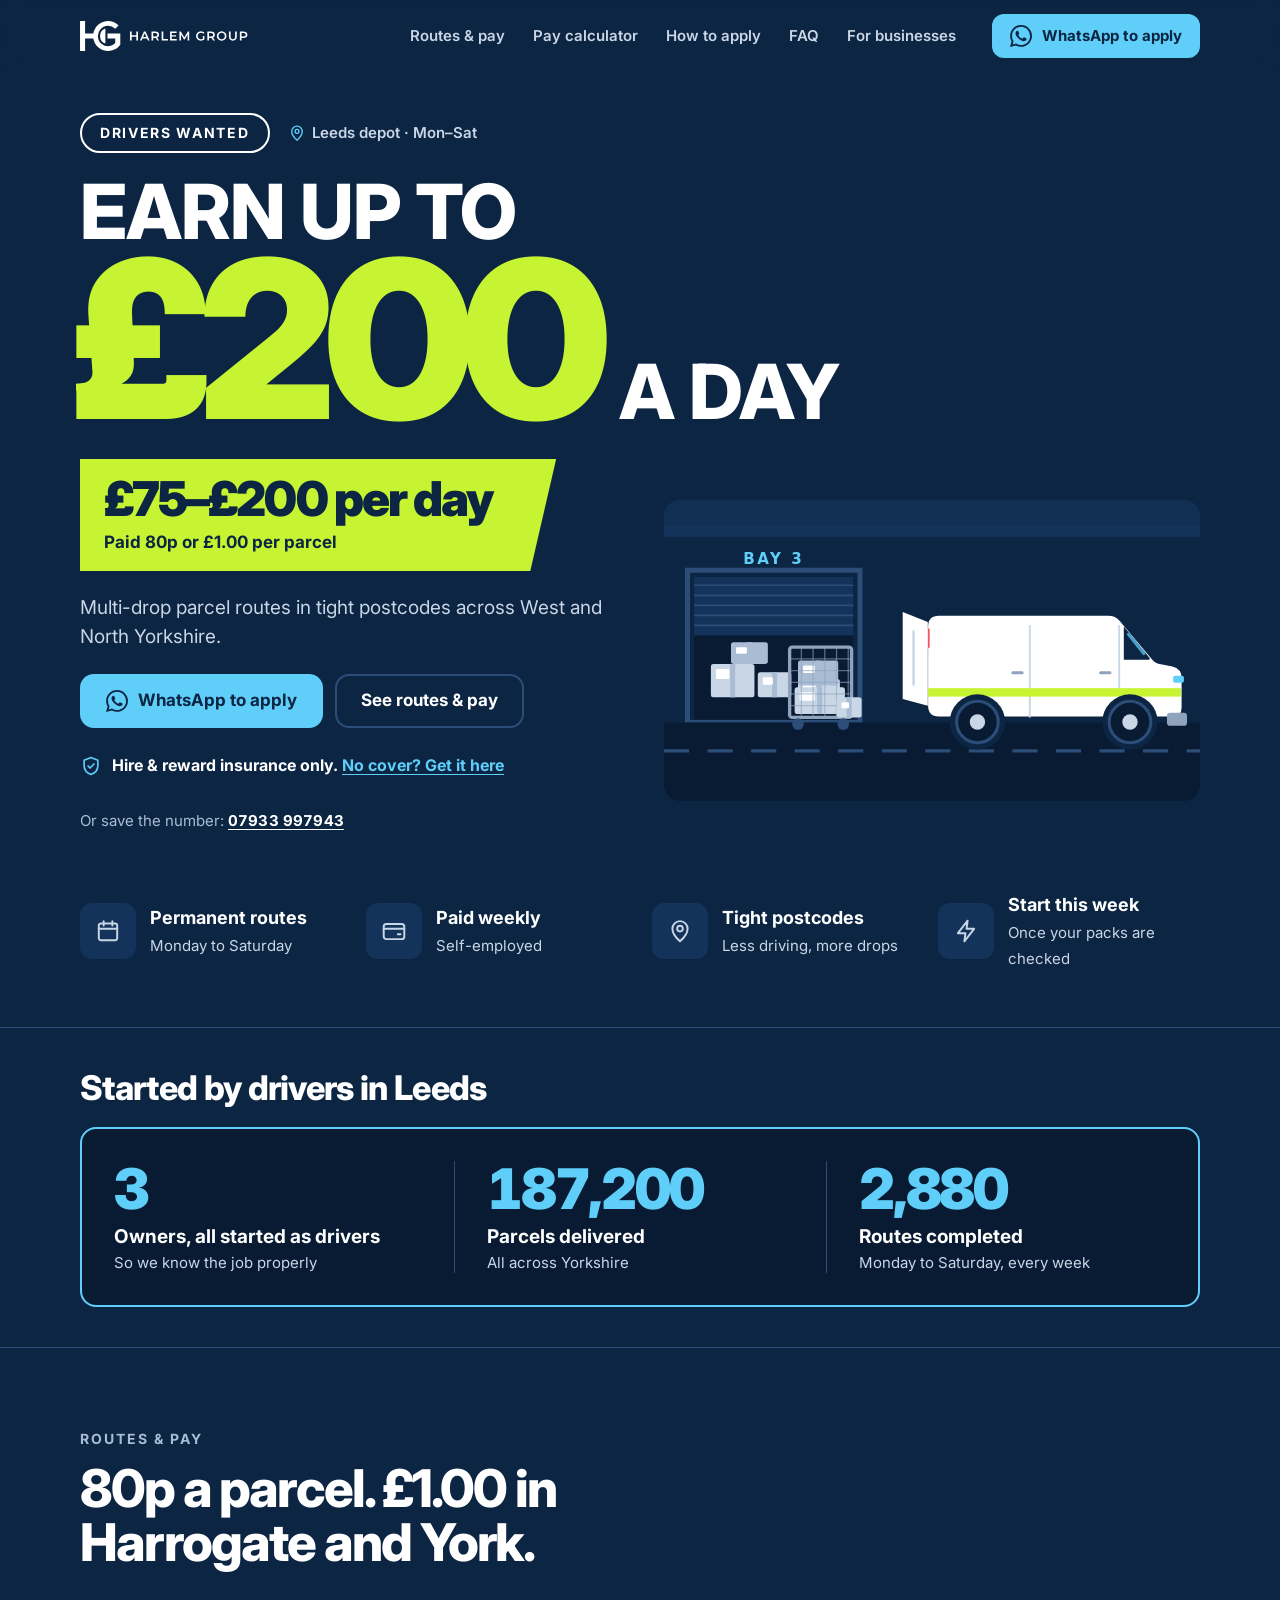
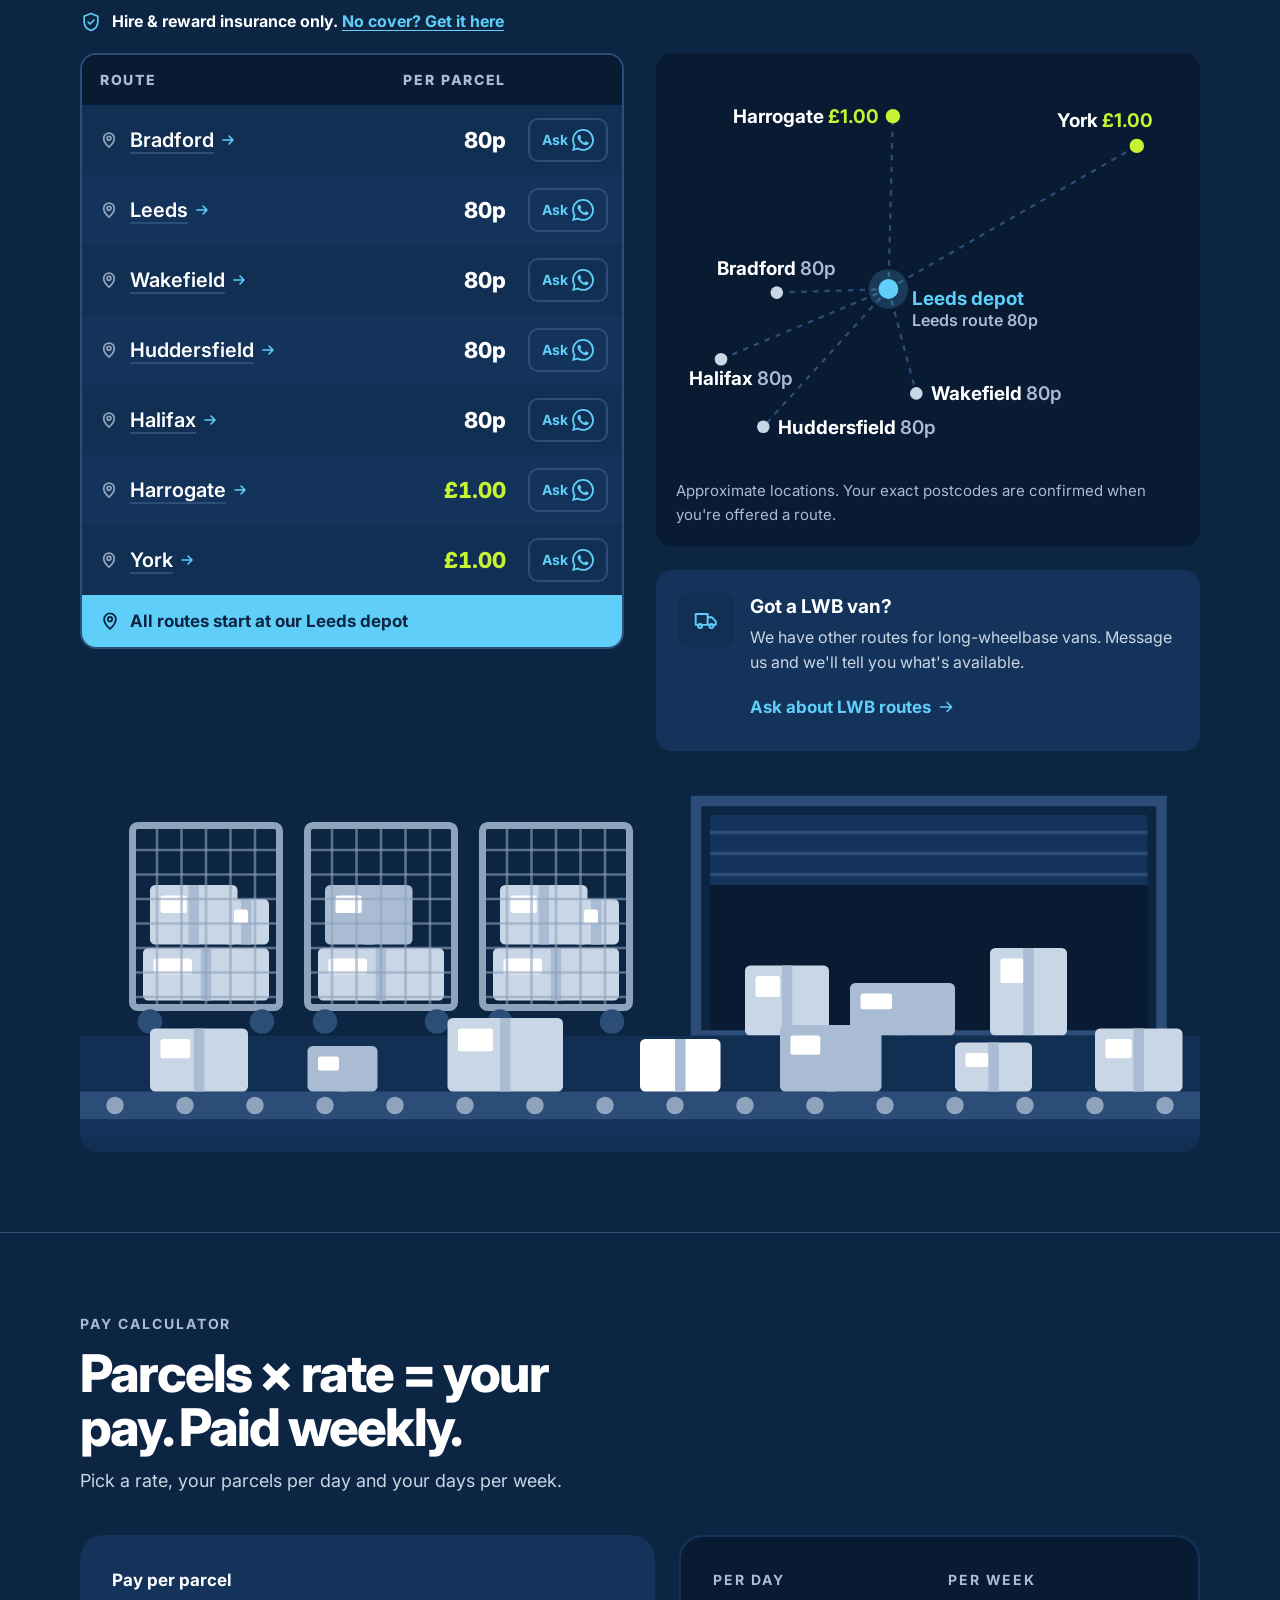
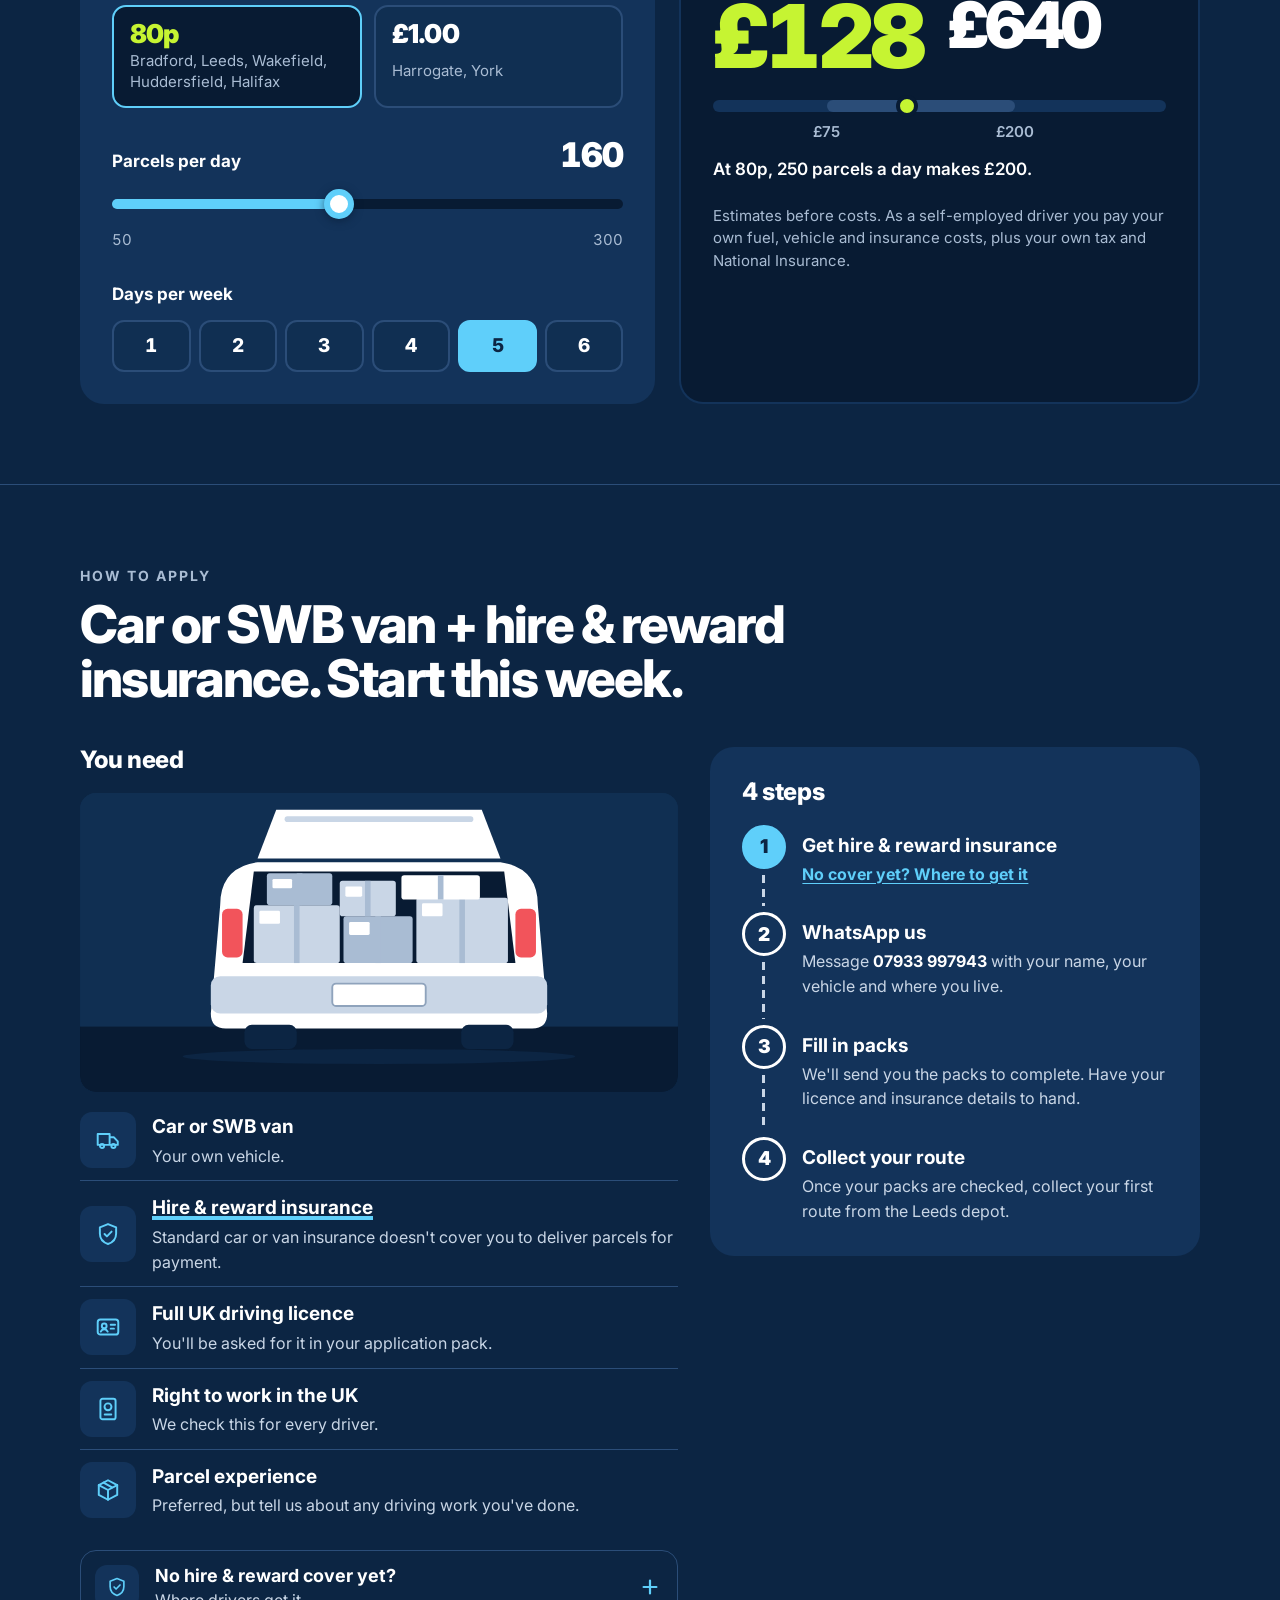
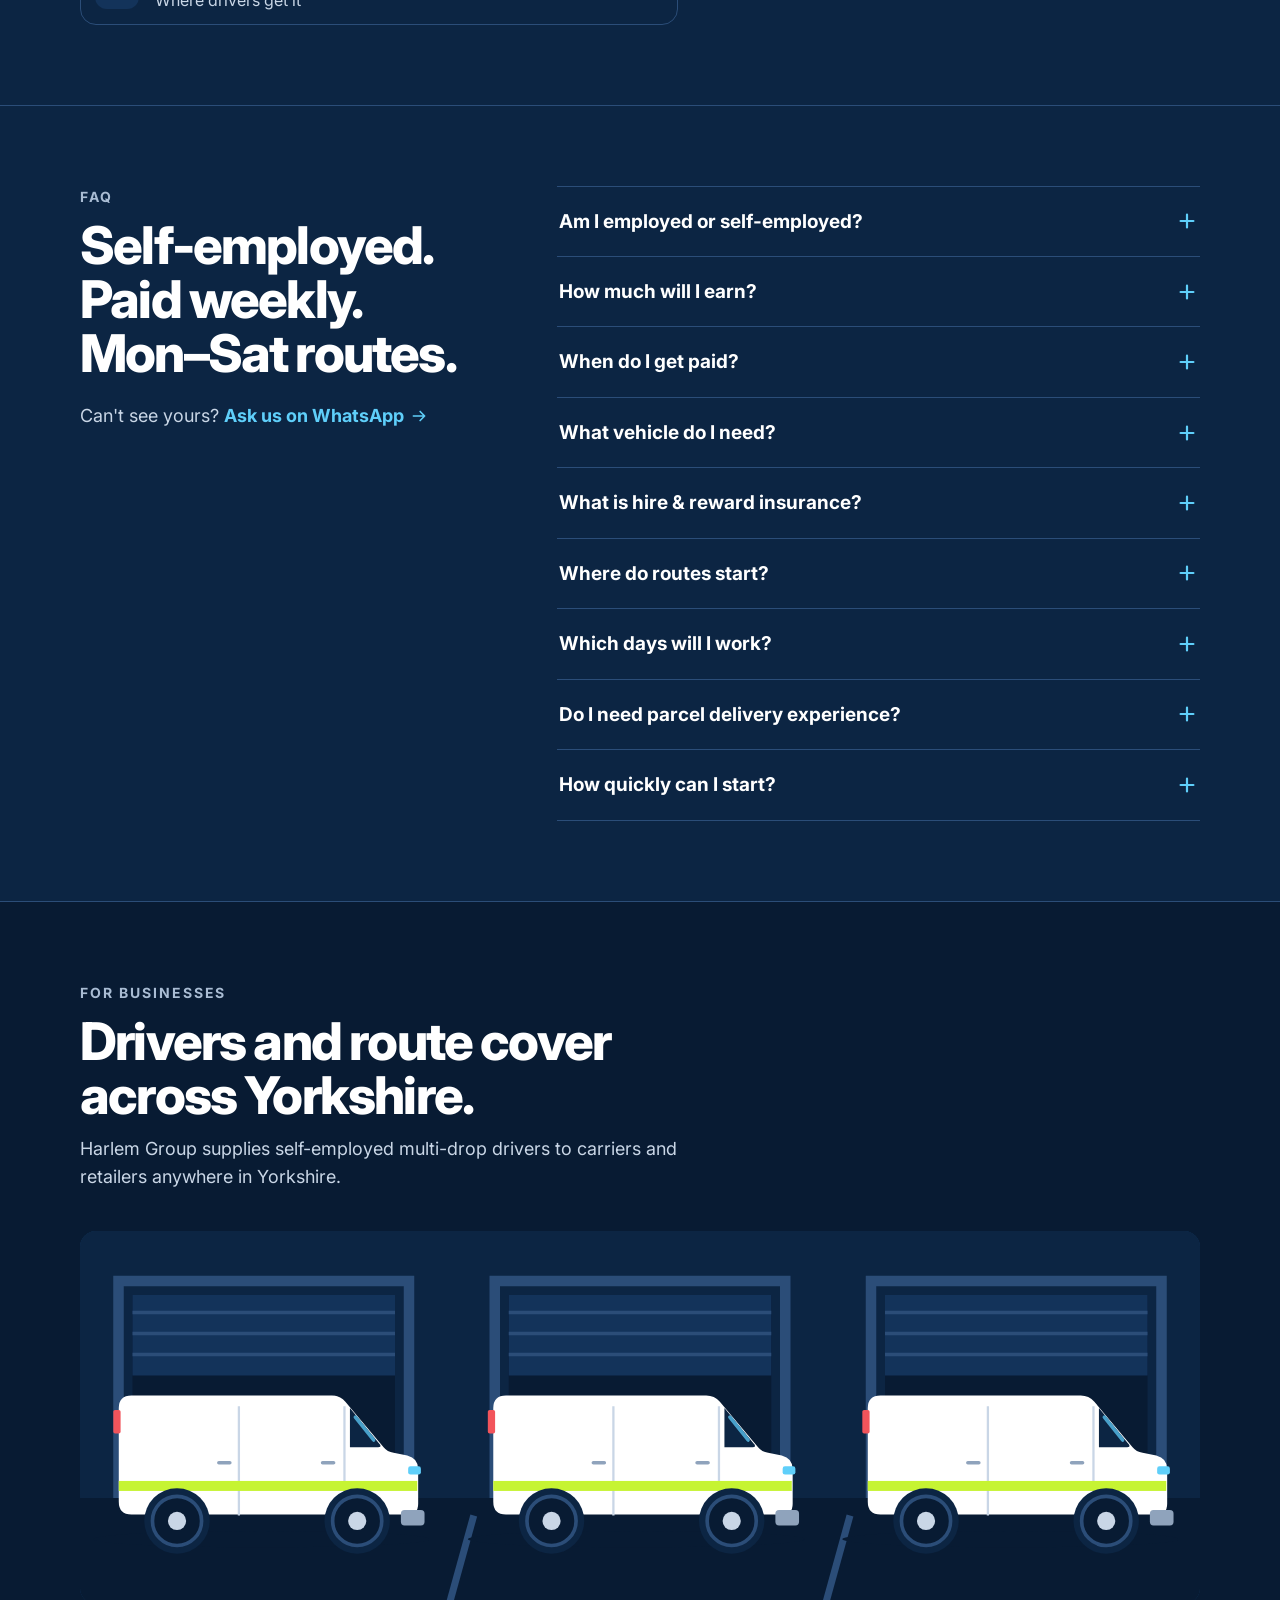
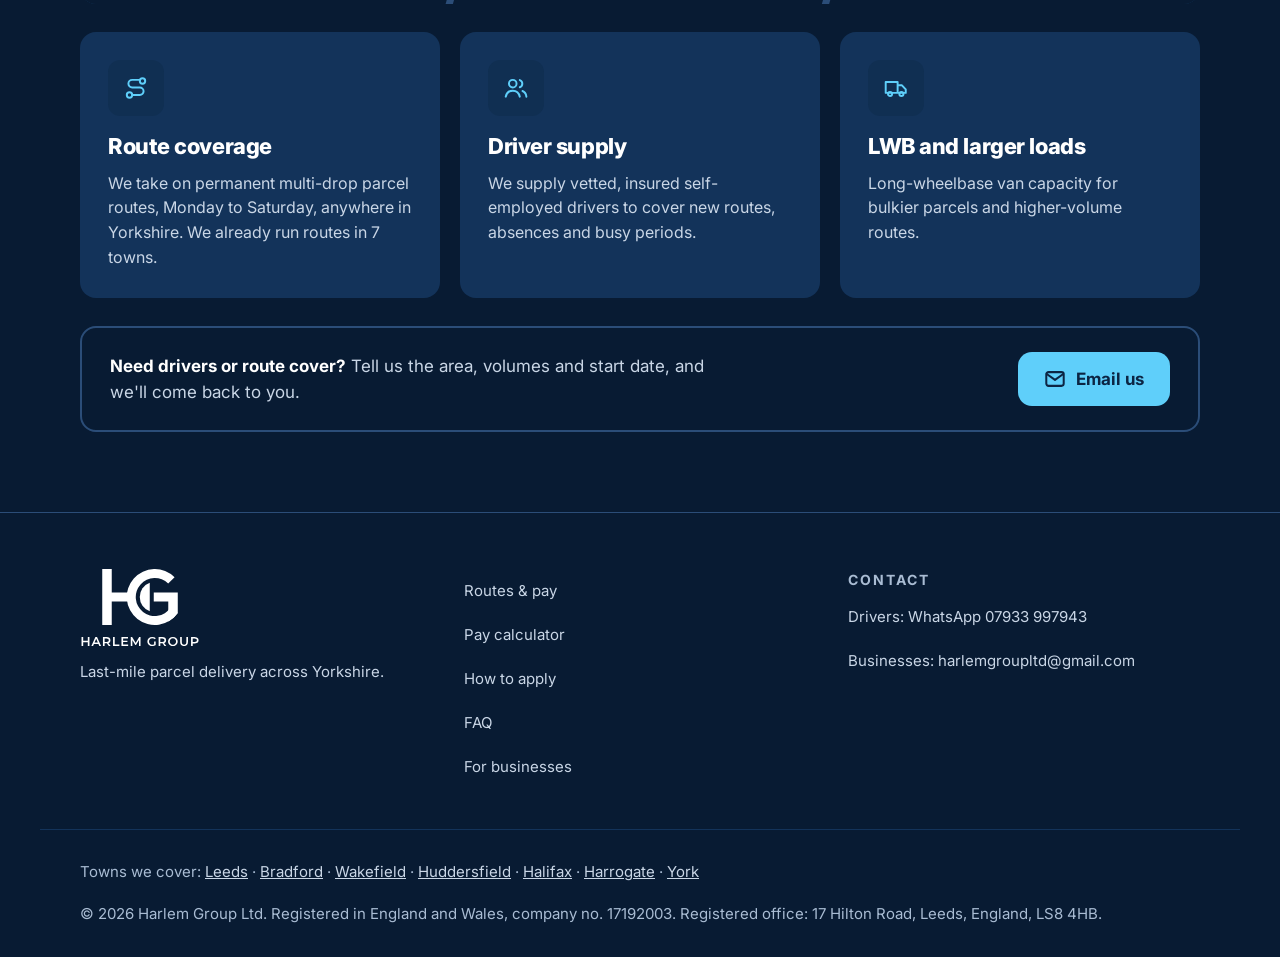
<file: index.html>
<!doctype html>
<html lang="en-GB">
<head>
<meta charset="utf-8">
<meta name="viewport" content="width=device-width, initial-scale=1, viewport-fit=cover">
<title>Delivery Driver Jobs in Leeds · Earn up to £200 a day · Harlem Group</title>
<meta name="description" content="Self-employed multi-drop delivery drivers wanted in Leeds, Bradford, Wakefield, Huddersfield, Halifax, Harrogate and York. 80p or £1.00 per parcel, up to £200 a day, paid weekly. WhatsApp 07933 997943 to apply.">
<meta name="theme-color" content="#0C2543">
<link rel="icon" href="assets/img/favicon.svg" type="image/svg+xml">
<!-- SITE URL: if you move to your own domain, find and replace https://harlemgroup.co.uk/ in index.html and robots.txt, change SITE in tools/make_town_pages.py and re-run it (that rebuilds the town pages and sitemap.xml). Job listings live on the town pages, one per town. -->
<link rel="canonical" href="https://harlemgroup.co.uk/">
<meta property="og:url" content="https://harlemgroup.co.uk/">
<meta property="og:type" content="website">
<meta property="og:title" content="Drivers wanted · Earn up to £200 a day · Harlem Group">
<meta property="og:description" content="Permanent Mon–Sat parcel routes from our Leeds depot. 80p per parcel, paid weekly. WhatsApp 07933 997943 to apply.">
<meta property="og:image" content="https://harlemgroup.co.uk/assets/img/og-image.png?v=2">
<meta property="og:image:width" content="1200">
<meta property="og:image:height" content="630">
<meta name="twitter:card" content="summary_large_image">
<link rel="preconnect" href="https://fonts.googleapis.com">
<link rel="preconnect" href="https://fonts.gstatic.com" crossorigin>
<link rel="stylesheet" href="https://fonts.googleapis.com/css2?family=Inter:wght@400;500;600;700;800;900&display=swap">
<link rel="stylesheet" href="assets/css/styles.css">
<!-- Google-only details (visitors never see this). SITE URL: if you move to your own domain,
     find and replace https://harlemgroup.co.uk/ in index.html and robots.txt, change SITE in tools/make_town_pages.py and re-run it (that rebuilds the town pages and sitemap.xml). Job listings live on the town pages, one per town. -->
<script type="application/ld+json">
{
  "@context": "https://schema.org",
  "@graph": [
    {
      "@type": "Organization",
      "@id": "https://harlemgroup.co.uk/#org",
      "name": "Harlem Group",
      "legalName": "Harlem Group Ltd",
      "url": "https://harlemgroup.co.uk/",
      "logo": "https://harlemgroup.co.uk/assets/img/logo-mark-512.png",
      "email": "harlemgroupltd@gmail.com",
      "telephone": "+447933997943",
      "identifier": {
        "@type": "PropertyValue",
        "propertyID": "Companies House company number",
        "value": "17192003"
      },
      "address": {
        "@type": "PostalAddress",
        "streetAddress": "17 Hilton Road",
        "addressLocality": "Leeds",
        "postalCode": "LS8 4HB",
        "addressRegion": "West Yorkshire",
        "addressCountry": "GB"
      },
      "areaServed": [
        "Leeds",
        "Bradford",
        "Wakefield",
        "Huddersfield",
        "Halifax",
        "Harrogate",
        "York"
      ],
      "description": "Leeds parcel delivery subcontractor supplying self-employed multi-drop drivers and route cover across Yorkshire.",
      "contactPoint": [
        {
          "@type": "ContactPoint",
          "contactType": "driver recruitment",
          "telephone": "+447933997943",
          "areaServed": "GB",
          "availableLanguage": "English"
        },
        {
          "@type": "ContactPoint",
          "contactType": "sales",
          "email": "harlemgroupltd@gmail.com",
          "areaServed": "GB",
          "availableLanguage": "English"
        }
      ]
    },
    {
      "@type": "WebSite",
      "@id": "https://harlemgroup.co.uk/#website",
      "url": "https://harlemgroup.co.uk/",
      "name": "Harlem Group",
      "publisher": {
        "@id": "https://harlemgroup.co.uk/#org"
      }
    }
  ]
}
</script>
</head>
<body>
<a class="skip" href="#main">Skip to content</a>

<svg width="0" height="0" style="position:absolute" aria-hidden="true" focusable="false">
  <symbol id="i-calendar" viewBox="0 0 24 24"><rect x="3.5" y="5" width="17" height="15.5" rx="2"/><path d="M16 3v4M8 3v4M3.5 10h17"/></symbol>
  <symbol id="i-wallet" viewBox="0 0 24 24"><rect x="2.5" y="5.5" width="19" height="14" rx="2.5"/><path d="M2.5 10h19M15.5 15h2.5"/></symbol>
  <symbol id="i-pin" viewBox="0 0 24 24"><path d="M12 21.5s-7-6.1-7-11.6a7 7 0 0 1 14 0c0 5.5-7 11.6-7 11.6z"/><circle cx="12" cy="9.8" r="2.6"/></symbol>
  <symbol id="i-bolt" viewBox="0 0 24 24"><path d="M13.5 2.5 4.5 14h7l-1 7.5 9-11.5h-7l1-7.5z"/></symbol>
  <!-- WhatsApp glyph (Simple Icons, CC0). WhatsApp allows its logo on "message us" buttons. -->
  <symbol id="i-wa" viewBox="0 0 24 24"><path d="M17.472 14.382c-.297-.149-1.758-.867-2.03-.967-.273-.099-.471-.148-.67.15-.197.297-.767.966-.94 1.164-.173.199-.347.223-.644.075-.297-.15-1.255-.463-2.39-1.475-.883-.788-1.48-1.761-1.653-2.059-.173-.297-.018-.458.13-.606.134-.133.298-.347.446-.52.149-.174.198-.298.298-.497.099-.198.05-.371-.025-.52-.075-.149-.669-1.612-.916-2.207-.242-.579-.487-.5-.669-.51-.173-.008-.371-.01-.57-.01-.198 0-.52.074-.792.372-.272.297-1.04 1.016-1.04 2.479 0 1.462 1.065 2.875 1.213 3.074.149.198 2.096 3.2 5.077 4.487.709.306 1.262.489 1.694.625.712.227 1.36.195 1.871.118.571-.085 1.758-.719 2.006-1.413.248-.694.248-1.289.173-1.413-.074-.124-.272-.198-.57-.347m-5.421 7.403h-.004a9.87 9.87 0 01-5.031-1.378l-.361-.214-3.741.982.998-3.648-.235-.374a9.86 9.86 0 01-1.51-5.26c.001-5.45 4.436-9.884 9.888-9.884 2.64 0 5.122 1.03 6.988 2.898a9.825 9.825 0 012.893 6.994c-.003 5.45-4.437 9.884-9.885 9.884m8.413-18.297A11.815 11.815 0 0012.05 0C5.495 0 .16 5.335.157 11.892c0 2.096.547 4.142 1.588 5.945L.057 24l6.305-1.654a11.882 11.882 0 005.683 1.448h.005c6.554 0 11.89-5.335 11.893-11.893a11.821 11.821 0 00-3.48-8.413Z"/></symbol>
  <symbol id="i-box" viewBox="0 0 24 24"><path d="M20.5 7.5 12 3 3.5 7.5v9L12 21l8.5-4.5v-9z"/><path d="M3.5 7.5 12 12l8.5-4.5M12 12v9M7.8 5.2l8.4 4.6"/></symbol>
  <symbol id="i-van" viewBox="0 0 24 24"><path d="M2.5 6.5h11v10h-11zM13.5 9.5h4l3.5 3.8v3.2h-7.5"/><circle cx="6.5" cy="17.5" r="1.9"/><circle cx="17" cy="17.5" r="1.9"/></symbol>
  <symbol id="i-shield" viewBox="0 0 24 24"><path d="M12 2.8 4.5 5.8v5.7c0 4.9 3.3 8.3 7.5 9.7 4.2-1.4 7.5-4.8 7.5-9.7V5.8L12 2.8z"/><path d="m8.8 12 2.2 2.2 4.3-4.4"/></symbol>
  <symbol id="i-id" viewBox="0 0 24 24"><rect x="2.5" y="5" width="19" height="14" rx="2.5"/><circle cx="8.5" cy="11" r="2.2"/><path d="M5.3 16.2c.7-1.5 1.8-2.1 3.2-2.1s2.5.6 3.2 2.1M14.5 10h4M14.5 13.5h3"/></symbol>
  <symbol id="i-passport" viewBox="0 0 24 24"><rect x="5" y="2.5" width="14" height="19" rx="2"/><circle cx="12" cy="10" r="3.2"/><path d="M9 17h6"/></symbol>
  <symbol id="i-check" viewBox="0 0 24 24"><path d="M20 6.5 9.5 17 4 11.5"/></symbol>
  <symbol id="i-arrow" viewBox="0 0 24 24"><path d="M4.5 12h15M13.5 6l6 6-6 6"/></symbol>
  <symbol id="i-plus" viewBox="0 0 24 24"><path d="M12 5v14M5 12h14"/></symbol>
  <symbol id="i-route" viewBox="0 0 24 24"><circle cx="6" cy="18.5" r="2.5"/><circle cx="18" cy="5.5" r="2.5"/><path d="M8.5 18.5h7a3.5 3.5 0 0 0 0-7h-7a3.5 3.5 0 0 1 0-7h7"/></symbol>
  <symbol id="i-users" viewBox="0 0 24 24"><circle cx="9" cy="8" r="3.5"/><path d="M2.5 20c.8-3.6 3.3-5.5 6.5-5.5s5.7 1.9 6.5 5.5"/><path d="M15.5 4.7a3.5 3.5 0 0 1 0 6.6M18 14.8c2 .7 3.2 2.4 3.6 5.2"/></symbol>
  <symbol id="i-mail" viewBox="0 0 24 24"><rect x="2.5" y="4.5" width="19" height="15" rx="2.5"/><path d="m3 6.5 9 6.5 9-6.5"/></symbol>
  <symbol id="i-x" viewBox="0 0 24 24"><path d="M6 6l12 12M18 6 6 18"/></symbol>

</svg>

<header class="site-header" id="top">
  <div class="wrap header-in">
    <a class="brand" href="#top" aria-label="Harlem Group, back to top">
      <img src="assets/img/logo-horizontal-white.svg" width="191" height="34" alt="Harlem Group">
    </a>
    <nav class="nav" id="nav" aria-label="Main">
      <a href="#routes">Routes &amp; pay</a>
      <a href="#calculator">Pay calculator</a>
      <a href="#requirements">How to apply</a>
      <a href="#faq">FAQ</a>
      <a href="#business">For businesses</a>
    </nav>
    <div class="header-cta">
      <a class="btn sky small" href="https://wa.me/447933997943" data-wa="Hi Harlem Group, I'd like to apply to drive.&#10;Vehicle: &#10;Town: " target="_blank" rel="noopener"><svg class="ic wa" aria-hidden="true"><use href="#i-wa"/></svg><span>WhatsApp to apply</span></a>
      <button class="menu-btn" type="button" aria-expanded="false" aria-controls="nav" id="menu-btn"><span class="sr">Menu</span><span class="bars" aria-hidden="true"></span></button>
    </div>
  </div>
</header>

<main id="main">

<!-- ============ HERO ============ -->
<section class="hero">
  <div class="wrap hero-in">
    <div class="eyebrow-row">
      <span class="pill">Drivers wanted</span>
      <span class="where"><svg class="ic" aria-hidden="true"><use href="#i-pin"/></svg>Leeds depot · Mon–Sat</span>
    </div>
    <h1 class="hero-title">
      <span class="l1">Earn up to</span>
      <span class="l2"><span class="amt">£200</span><span class="aday">a day</span></span>
    </h1>
    <div class="hero-copy">
      <div class="banner"><b>£75–£200 per day</b><span>Paid 80p or £1.00 per parcel</span></div>
      <p class="lead">Multi-drop parcel routes in tight postcodes across West and North Yorkshire.</p>
      <div class="cta-row">
        <a class="btn sky hero-wa" href="https://wa.me/447933997943" data-wa="Hi Harlem Group, I'd like to apply to drive.&#10;Vehicle: &#10;Town: " target="_blank" rel="noopener"><svg class="ic wa" aria-hidden="true"><use href="#i-wa"/></svg>WhatsApp to apply</a>
        <a class="btn ghost" href="#routes">See routes &amp; pay</a>
      </div>
      <p class="cover-line"><svg class="ic" aria-hidden="true"><use href="#i-shield"/></svg><span><b>Hire &amp; reward insurance only.</b> <a href="#get-cover">No cover? Get it here</a></span></p>
      <p class="hero-note">Or save the number: <a href="https://wa.me/447933997943" data-wa="Hi Harlem Group, I'd like to apply to drive.&#10;Vehicle: &#10;Town: " target="_blank" rel="noopener">07933 997943</a></p>
    </div>
    <!-- PHOTO SLOT 1: stand-in illustration until the real photo is taken (see README, "Photos") -->
    <figure class="photo hero-art">
      <img src="assets/img/photos/depot-van.svg" width="640" height="360" alt="Harlem Group van loading parcels at the Leeds depot">
    </figure>
  </div>
  <div class="wrap">
    <ul class="benefits" aria-label="Why drive with Harlem Group">
      <li><span class="tile"><svg class="ic" aria-hidden="true"><use href="#i-calendar"/></svg></span><div><b>Permanent routes</b><span>Monday to Saturday</span></div></li>
      <li><span class="tile"><svg class="ic" aria-hidden="true"><use href="#i-wallet"/></svg></span><div><b>Paid weekly</b><span>Self-employed</span></div></li>
      <li><span class="tile"><svg class="ic" aria-hidden="true"><use href="#i-pin"/></svg></span><div><b>Tight postcodes</b><span>Less driving, more drops</span></div></li>
      <li><span class="tile"><svg class="ic" aria-hidden="true"><use href="#i-bolt"/></svg></span><div><b>Start this week</b><span>Once your packs are checked</span></div></li>
    </ul>
  </div>
</section>

<!-- ============ TRUST BAR ============ -->
<section class="trust" aria-labelledby="trust-h">
  <div class="wrap">
    <h2 class="trust-h" id="trust-h">Started by drivers in Leeds</h2>
    <ul class="trust-list">
      <li><span class="trust-num">3</span><b>Owners, all started as drivers</b><span class="trust-sub">So we know the job properly</span></li>
      <li><span class="trust-num">187,200</span><b>Parcels delivered</b><span class="trust-sub">All across Yorkshire</span></li>
      <li><span class="trust-num">2,880</span><b>Routes completed</b><span class="trust-sub">Monday to Saturday, every week</span></li>
    </ul>
  </div>
</section>

<!-- ============ ROUTES ============ -->
<section class="section" id="routes" aria-labelledby="routes-h">
  <div class="wrap">
    <div class="sec-head">
      <span class="label">Routes &amp; pay</span>
      <h2 id="routes-h">80p a parcel. £1.00 in Harrogate and York.</h2>
    </div>
    <p class="cover-line"><svg class="ic" aria-hidden="true"><use href="#i-shield"/></svg><span><b>Hire &amp; reward insurance only.</b> <a href="#get-cover">No cover? Get it here</a></span></p>
    <div class="routes-grid">
      <div class="route-table-wrap">
        <table class="rtable">
          <caption class="sr">Delivery routes and pay per parcel</caption>
          <thead><tr><th scope="col">Route</th><th scope="col" class="num">Per parcel</th><th scope="col"><span class="sr">Enquire</span></th></tr></thead>
          <tbody>
            <tr><th scope="row"><svg class="pin" aria-hidden="true"><use href="#i-pin"/></svg><a class="town-a" href="bradford/">Bradford<svg class="ic" aria-hidden="true"><use href="#i-arrow"/></svg></a></th><td class="num">80p</td><td class="ask"><a href="https://wa.me/447933997943" data-wa="Hi, I'm interested in the Bradford route (80p per parcel)." target="_blank" rel="noopener"><span class="ask-t">Ask</span><svg class="ic wa" width="22" height="22" viewBox="0 0 24 24" aria-hidden="true"><use href="#i-wa"/></svg><span class="sr"> about Bradford</span></a></td></tr>
            <tr><th scope="row"><svg class="pin" aria-hidden="true"><use href="#i-pin"/></svg><a class="town-a" href="leeds/">Leeds<svg class="ic" aria-hidden="true"><use href="#i-arrow"/></svg></a></th><td class="num">80p</td><td class="ask"><a href="https://wa.me/447933997943" data-wa="Hi, I'm interested in the Leeds route (80p per parcel)." target="_blank" rel="noopener"><span class="ask-t">Ask</span><svg class="ic wa" width="22" height="22" viewBox="0 0 24 24" aria-hidden="true"><use href="#i-wa"/></svg><span class="sr"> about Leeds</span></a></td></tr>
            <tr><th scope="row"><svg class="pin" aria-hidden="true"><use href="#i-pin"/></svg><a class="town-a" href="wakefield/">Wakefield<svg class="ic" aria-hidden="true"><use href="#i-arrow"/></svg></a></th><td class="num">80p</td><td class="ask"><a href="https://wa.me/447933997943" data-wa="Hi, I'm interested in the Wakefield route (80p per parcel)." target="_blank" rel="noopener"><span class="ask-t">Ask</span><svg class="ic wa" width="22" height="22" viewBox="0 0 24 24" aria-hidden="true"><use href="#i-wa"/></svg><span class="sr"> about Wakefield</span></a></td></tr>
            <tr><th scope="row"><svg class="pin" aria-hidden="true"><use href="#i-pin"/></svg><a class="town-a" href="huddersfield/">Huddersfield<svg class="ic" aria-hidden="true"><use href="#i-arrow"/></svg></a></th><td class="num">80p</td><td class="ask"><a href="https://wa.me/447933997943" data-wa="Hi, I'm interested in the Huddersfield route (80p per parcel)." target="_blank" rel="noopener"><span class="ask-t">Ask</span><svg class="ic wa" width="22" height="22" viewBox="0 0 24 24" aria-hidden="true"><use href="#i-wa"/></svg><span class="sr"> about Huddersfield</span></a></td></tr>
            <tr><th scope="row"><svg class="pin" aria-hidden="true"><use href="#i-pin"/></svg><a class="town-a" href="halifax/">Halifax<svg class="ic" aria-hidden="true"><use href="#i-arrow"/></svg></a></th><td class="num">80p</td><td class="ask"><a href="https://wa.me/447933997943" data-wa="Hi, I'm interested in the Halifax route (80p per parcel)." target="_blank" rel="noopener"><span class="ask-t">Ask</span><svg class="ic wa" width="22" height="22" viewBox="0 0 24 24" aria-hidden="true"><use href="#i-wa"/></svg><span class="sr"> about Halifax</span></a></td></tr>
            <tr><th scope="row"><svg class="pin" aria-hidden="true"><use href="#i-pin"/></svg><a class="town-a" href="harrogate/">Harrogate<svg class="ic" aria-hidden="true"><use href="#i-arrow"/></svg></a></th><td class="num up">£1.00</td><td class="ask"><a href="https://wa.me/447933997943" data-wa="Hi, I'm interested in the Harrogate route (£1.00 per parcel)." target="_blank" rel="noopener"><span class="ask-t">Ask</span><svg class="ic wa" width="22" height="22" viewBox="0 0 24 24" aria-hidden="true"><use href="#i-wa"/></svg><span class="sr"> about Harrogate</span></a></td></tr>
            <tr><th scope="row"><svg class="pin" aria-hidden="true"><use href="#i-pin"/></svg><a class="town-a" href="york/">York<svg class="ic" aria-hidden="true"><use href="#i-arrow"/></svg></a></th><td class="num up">£1.00</td><td class="ask"><a href="https://wa.me/447933997943" data-wa="Hi, I'm interested in the York route (£1.00 per parcel)." target="_blank" rel="noopener"><span class="ask-t">Ask</span><svg class="ic wa" width="22" height="22" viewBox="0 0 24 24" aria-hidden="true"><use href="#i-wa"/></svg><span class="sr"> about York</span></a></td></tr>
          </tbody>
        </table>
        <p class="rtable-foot"><svg class="ic" aria-hidden="true"><use href="#i-pin"/></svg>All routes start at our Leeds depot</p>
      </div>
      <div class="routes-side">
        <figure class="map">
          <svg viewBox="0 0 560 440" role="img" aria-labelledby="map-t">
            <title id="map-t">Map of the seven routes around the Leeds depot. Harrogate and York pay £1.00 per parcel; the others pay 80p.</title>
            <g stroke="#2B4D78" stroke-width="2.5" stroke-dasharray="6 7" fill="none">
              <path d="M236 240 112 244M236 240 267 356M236 240 97 393M236 240 50 318M236 240 241 48M236 240 512 81"/>
            </g>
            <g fill="#C9D6E6"><circle cx="112" cy="244" r="7"/><circle cx="267" cy="356" r="7"/><circle cx="97" cy="393" r="7"/><circle cx="50" cy="318" r="7"/></g>
            <g fill="#C6F432"><circle cx="241" cy="48" r="8"/><circle cx="512" cy="81" r="8"/></g>
            <circle cx="236" cy="240" r="22" fill="#5FCFFA" opacity=".18"/>
            <circle cx="236" cy="240" r="11" fill="#5FCFFA"/>
            <g font-family="Inter, system-ui, sans-serif" font-size="21" font-weight="700" fill="#FFFFFF">
              <text x="112" y="224" text-anchor="middle">Bradford <tspan fill="#A9BCD3" font-weight="600">80p</tspan></text>
              <text x="283" y="363">Wakefield <tspan fill="#A9BCD3" font-weight="600">80p</tspan></text>
              <text x="113" y="401">Huddersfield <tspan fill="#A9BCD3" font-weight="600">80p</tspan></text>
              <text x="14" y="347">Halifax <tspan fill="#A9BCD3" font-weight="600">80p</tspan></text>
              <text x="226" y="55" text-anchor="end">Harrogate <tspan fill="#C6F432">£1.00</tspan></text>
              <text x="530" y="60" text-anchor="end">York <tspan fill="#C6F432">£1.00</tspan></text>
              <text x="262" y="258" fill="#5FCFFA">Leeds depot</text>
              <text x="262" y="281" fill="#A9BCD3" font-weight="600" font-size="18">Leeds route 80p</text>
            </g>
          </svg>
          <figcaption>Approximate locations. Your exact postcodes are confirmed when you're offered a route.</figcaption>
        </figure>
        <div class="note-card">
          <span class="tile"><svg class="ic" aria-hidden="true"><use href="#i-van"/></svg></span>
          <div>
            <b>Got a LWB van?</b>
            <p>We have other routes for long-wheelbase vans. Message us and we'll tell you what's available.</p>
            <a class="text-link" href="https://wa.me/447933997943" data-wa="Hi, I have an LWB van and I'd like to hear about other routes." target="_blank" rel="noopener">Ask about LWB routes<svg class="ic" aria-hidden="true"><use href="#i-arrow"/></svg></a>
          </div>
        </div>
      </div>
    </div>
    <!-- PHOTO SLOT 2 -->
    <figure class="photo photo-wide photo-after">
      <img src="assets/img/photos/loading-bay.svg" width="640" height="300" alt="Parcels on the conveyor and in cages at the Leeds depot loading bay" loading="lazy" decoding="async">
    </figure>
  </div>
</section>

<!-- ============ CALCULATOR ============ -->
<section class="section calc-section" id="calculator" aria-labelledby="calc-h">
  <div class="wrap">
    <div class="sec-head">
      <span class="label">Pay calculator</span>
      <h2 id="calc-h">Parcels × rate = your pay. Paid weekly.</h2>
      <p>Pick a rate, your parcels per day and your days per week.</p>
    </div>
    <form class="calc" id="calc" onsubmit="return false">
      <div class="calc-inputs">
        <fieldset class="field">
          <legend>Pay per parcel</legend>
          <div class="seg">
            <label><input type="radio" name="rate" id="rate-80" value="0.80" checked><span><b>80p</b><small>Bradford, Leeds, Wakefield, Huddersfield, Halifax</small></span></label>
            <label><input type="radio" name="rate" id="rate-100" value="1.00"><span><b>£1.00</b><small>Harrogate, York</small></span></label>
          </div>
        </fieldset>
        <div class="field">
          <div class="field-top"><label for="parcels">Parcels per day</label><output id="parcels-out" for="parcels">160</output></div>
          <input type="range" id="parcels" min="50" max="300" step="5" value="160">
          <div class="range-scale" aria-hidden="true"><span>50</span><span>300</span></div>
        </div>
        <fieldset class="field">
          <legend>Days per week</legend>
          <div class="days">
            <label><input type="radio" name="days" id="days-1" value="1"><span>1</span></label>
            <label><input type="radio" name="days" id="days-2" value="2"><span>2</span></label>
            <label><input type="radio" name="days" id="days-3" value="3"><span>3</span></label>
            <label><input type="radio" name="days" id="days-4" value="4"><span>4</span></label>
            <label><input type="radio" name="days" id="days-5" value="5" checked><span>5</span></label>
            <label><input type="radio" name="days" id="days-6" value="6"><span>6</span></label>
          </div>
        </fieldset>
      </div>
      <div class="calc-result" aria-live="polite">
        <div class="res-row">
          <div><span class="res-label">Per day</span><strong class="res-day" id="out-day">£128</strong></div>
          <div><span class="res-label">Per week</span><strong class="res-week" id="out-week">£640</strong></div>
        </div>
        <div class="meter" aria-hidden="true">
          <div class="meter-track"><span class="meter-band"></span><span class="meter-mark" id="meter-mark" style="left:42.67%"></span></div>
          <div class="meter-scale"><span style="left:25%">£75</span><span style="left:66.67%">£200</span></div>
        </div>
        <p class="res-help" id="out-help">At 80p, 250 parcels a day makes £200.</p>
        <p class="res-small">Estimates before costs. As a self-employed driver you pay your own fuel, vehicle and insurance costs, plus your own tax and National Insurance.</p>
      </div>
    </form>
  </div>
</section>

<!-- ============ REQUIREMENTS + STEPS ============ -->
<section class="section" id="requirements" aria-labelledby="req-h">
  <div class="wrap">
    <div class="sec-head">
      <span class="label">How to apply</span>
      <h2 id="req-h">Car or SWB van + hire &amp; reward insurance. Start this week.</h2>
    </div>
    <div class="req-grid">
      <div class="req">
        <h3>You need</h3>
        <!-- PHOTO SLOT 3 -->
        <figure class="photo">
          <img src="assets/img/photos/car-boot.svg" width="640" height="320" alt="Car boot packed with parcels, ready for a multi-drop route" loading="lazy" decoding="async">
        </figure>
        <ul class="ticks">
          <li><span class="tile" aria-hidden="true"><svg class="ic"><use href="#i-van"/></svg></span><div><b>Car or SWB van</b><small class="narrow-only">Must be road legal and reliable</small><small class="wide-only">Your own vehicle.</small></div></li>
          <li><span class="tile" aria-hidden="true"><svg class="ic"><use href="#i-shield"/></svg></span><div><b><u class="hivis">Hire &amp; reward insurance</u></b><small class="narrow-only">Must cover deliveries</small><small class="wide-only">Standard car or van insurance doesn't cover you to deliver parcels for payment.</small></div></li>
          <li><span class="tile" aria-hidden="true"><svg class="ic"><use href="#i-id"/></svg></span><div><b>Full UK driving licence</b><small class="narrow-only">No more than 6 points</small><small class="wide-only">You'll be asked for it in your application pack.</small></div></li>
          <li><span class="tile" aria-hidden="true"><svg class="ic"><use href="#i-passport"/></svg></span><div><b>Right to work in the UK</b><small class="narrow-only">Passport or share code checked</small><small class="wide-only">We check this for every driver.</small></div></li>
          <li><span class="tile" aria-hidden="true"><svg class="ic"><use href="#i-box"/></svg></span><div><b>Parcel experience</b><small class="narrow-only">Preferred, not essential</small><small class="wide-only">Preferred, but tell us about any driving work you've done.</small></div></li>
        </ul>
        <details class="ins-help" id="get-cover">
          <summary><span class="tile" aria-hidden="true"><svg class="ic"><use href="#i-shield"/></svg></span><span>No hire &amp; reward cover yet?<small>Where drivers get it</small></span><svg class="ic plus" aria-hidden="true"><use href="#i-plus"/></svg></summary>
          <ul class="ins-list">
            <li><a href="https://www.zego.com/hire-and-reward-insurance" target="_blank" rel="noopener nofollow"><b>Zego</b><span>Courier cover for cars and vans</span><svg class="ic" aria-hidden="true"><use href="#i-arrow"/></svg></a></li>
            <li><a href="https://inshur.com/en-gb/courier-insurance" target="_blank" rel="noopener nofollow"><b>Inshur</b><span>Courier cover, 30 days or a year</span><svg class="ic" aria-hidden="true"><use href="#i-arrow"/></svg></a></li>
            <li><a href="https://www.admiral.com/car-insurance/delivery-insurance" target="_blank" rel="noopener nofollow"><b>Admiral</b><span>Car delivery cover. Pick &quot;hire and reward&quot;</span><svg class="ic" aria-hidden="true"><use href="#i-arrow"/></svg></a></li>
          </ul>
          <p class="ins-note">You choose your own cover. Check it covers multi-drop parcel delivery. We're not paid for these links.</p>
        </details>
      </div>
      <div class="steps-wrap">
        <h3>4 steps</h3>
        <ol class="track">
          <li class="go"><span class="d" aria-hidden="true">1</span><div><b>Get hire &amp; reward insurance</b><small><a href="#get-cover">No cover yet? Where to get it</a></small></div></li>
          <li><span class="d" aria-hidden="true">2</span><div><b>WhatsApp us</b><small class="wide-only">Message <strong>07933 997943</strong> with your name, your vehicle and where you live.</small></div></li>
          <li><span class="d" aria-hidden="true">3</span><div><b>Fill in packs</b><small class="wide-only">We'll send you the packs to complete. Have your licence and insurance details to hand.</small></div></li>
          <li><span class="d" aria-hidden="true">4</span><div><b>Collect your route</b><small class="wide-only">Once your packs are checked, collect your first route from the Leeds depot.</small></div></li>
        </ol>
      </div>
    </div>
  </div>
</section>

<!-- ============ FAQ ============ -->
<section class="section" id="faq" aria-labelledby="faq-h">
  <div class="wrap faq-in">
    <div class="sec-head">
      <span class="label">FAQ</span>
      <h2 id="faq-h">Self-employed. Paid weekly. Mon–Sat routes.</h2>
      <p>Can't see yours? <a class="text-link" href="https://wa.me/447933997943" data-wa="Hi Harlem Group, I have a question about driving with you:" target="_blank" rel="noopener">Ask us on WhatsApp<svg class="ic" aria-hidden="true"><use href="#i-arrow"/></svg></a></p>
    </div>
    <div class="faq">
      <details>
        <summary>Am I employed or self-employed?<svg class="ic" aria-hidden="true"><use href="#i-plus"/></svg></summary>
        <p>Self-employed. You're paid weekly for the parcels you deliver, and you're responsible for your own tax and National Insurance through Self Assessment.</p>
      </details>
      <details>
        <summary>How much will I earn?<svg class="ic" aria-hidden="true"><use href="#i-plus"/></svg></summary>
        <p>Most routes pay 80p per parcel, and Harrogate and York pay £1.00. On 80p routes, daily pay is usually between £75 and £160+ depending on how many parcels you deliver. Try the <a href="#calculator">pay calculator</a>.</p>
      </details>
      <details>
        <summary>When do I get paid?<svg class="ic" aria-hidden="true"><use href="#i-plus"/></svg></summary>
        <p>Weekly. We'll confirm your pay day when you join.</p>
      </details>
      <details>
        <summary>What vehicle do I need?<svg class="ic" aria-hidden="true"><use href="#i-plus"/></svg></summary>
        <p>A car or a short-wheelbase (SWB) van. If you have a long-wheelbase (LWB) van, message us about other routes.</p>
      </details>
      <details>
        <summary>What is hire &amp; reward insurance?<svg class="ic" aria-hidden="true"><use href="#i-plus"/></svg></summary>
        <p>It's insurance that covers you to carry goods for payment, sometimes sold as courier insurance. Standard social, domestic and commuting cover won't protect you while you deliver parcels, so you need it in place before you start.</p>
      </details>
      <details>
        <summary>Where do routes start?<svg class="ic" aria-hidden="true"><use href="#i-plus"/></svg></summary>
        <p>Every route starts at our Leeds depot. We'll send you the address and your start time once your application packs are complete.</p>
      </details>
      <details>
        <summary>Which days will I work?<svg class="ic" aria-hidden="true"><use href="#i-plus"/></svg></summary>
        <p>Routes are permanent and run Monday to Saturday. Tell us which days you're looking for when you message.</p>
      </details>
      <details>
        <summary>Do I need parcel delivery experience?<svg class="ic" aria-hidden="true"><use href="#i-plus"/></svg></summary>
        <p>It's preferred, but not essential. Tell us about any delivery or driving work you've done when you message.</p>
      </details>
      <details>
        <summary>How quickly can I start?<svg class="ic" aria-hidden="true"><use href="#i-plus"/></svg></summary>
        <p>Often the same week. Once your packs are checked and your insurance is in place, you can collect your first route.</p>
      </details>
    </div>
  </div>
</section>

<!-- ============ BUSINESS ============ -->
<section class="section business" id="business" aria-labelledby="biz-h">
  <div class="wrap">
    <div class="sec-head">
      <span class="label">For businesses</span>
      <h2 id="biz-h">Drivers and route cover across Yorkshire.</h2>
      <p>Harlem Group supplies self-employed multi-drop drivers to carriers and retailers anywhere in Yorkshire.</p>
    </div>
    <!-- PHOTO SLOT 4 -->
    <figure class="photo photo-wide">
      <img src="assets/img/photos/vans-row.svg" width="640" height="300" alt="Row of Harlem Group vans" loading="lazy" decoding="async">
    </figure>
    <div class="biz-grid">
      <article class="biz-card">
        <span class="tile"><svg class="ic" aria-hidden="true"><use href="#i-route"/></svg></span>
        <h3>Route coverage</h3>
        <p>We take on permanent multi-drop parcel routes, Monday to Saturday, anywhere in Yorkshire. We already run routes in 7 towns.</p>
      </article>
      <article class="biz-card">
        <span class="tile"><svg class="ic" aria-hidden="true"><use href="#i-users"/></svg></span>
        <h3>Driver supply</h3>
        <p>We supply vetted, insured self-employed drivers to cover new routes, absences and busy periods.</p>
      </article>
      <article class="biz-card">
        <span class="tile"><svg class="ic" aria-hidden="true"><use href="#i-van"/></svg></span>
        <h3>LWB and larger loads</h3>
        <p>Long-wheelbase van capacity for bulkier parcels and higher-volume routes.</p>
      </article>
    </div>
    <div class="biz-cta">
      <p><b>Need drivers or route cover?</b> Tell us the area, volumes and start date, and we'll come back to you.</p>
      <a class="btn sky" href="mailto:harlemgroupltd@gmail.com?subject=Delivery%20capacity%20enquiry"><svg class="ic" aria-hidden="true"><use href="#i-mail"/></svg>Email us</a>
    </div>
  </div>
</section>
</main>

<footer class="site-footer">
  <div class="wrap footer-in">
    <div class="f-brand">
      <img src="assets/img/logo-stacked-white.svg" width="120" height="77" alt="Harlem Group">
      <p>Last-mile parcel delivery across Yorkshire.</p>
    </div>
    <nav class="f-links" aria-label="Footer">
      <a href="#routes">Routes &amp; pay</a>
      <a href="#calculator">Pay calculator</a>
      <a href="#requirements">How to apply</a>
      <a href="#faq">FAQ</a>
      <a href="#business">For businesses</a>
    </nav>
    <div class="f-contact">
      <span class="label">Contact</span>
      <p>Drivers: WhatsApp <a href="https://wa.me/447933997943" target="_blank" rel="noopener">07933 997943</a></p>
      <p>Businesses: <a href="mailto:harlemgroupltd@gmail.com">harlemgroupltd@gmail.com</a></p>
    </div>
  </div>
  <div class="wrap legal">
    <p class="f-towns">Towns we cover: <a href="leeds/">Leeds</a> · <a href="bradford/">Bradford</a> · <a href="wakefield/">Wakefield</a> · <a href="huddersfield/">Huddersfield</a> · <a href="halifax/">Halifax</a> · <a href="harrogate/">Harrogate</a> · <a href="york/">York</a></p>
    <p>© 2026 Harlem Group Ltd. Registered in England and Wales, company no. 17192003. Registered office: 17 Hilton Road, Leeds, England, LS8 4HB.</p>
  </div>
</footer>

<div class="mobile-bar">
  <a class="btn sky" href="https://wa.me/447933997943" data-wa="Hi Harlem Group, I'd like to apply to drive.&#10;Vehicle: &#10;Town: " target="_blank" rel="noopener"><svg class="ic wa" aria-hidden="true"><use href="#i-wa"/></svg>WhatsApp to apply</a>
</div>

<script src="assets/js/main.js" defer></script>
</body>
</html>
</file>
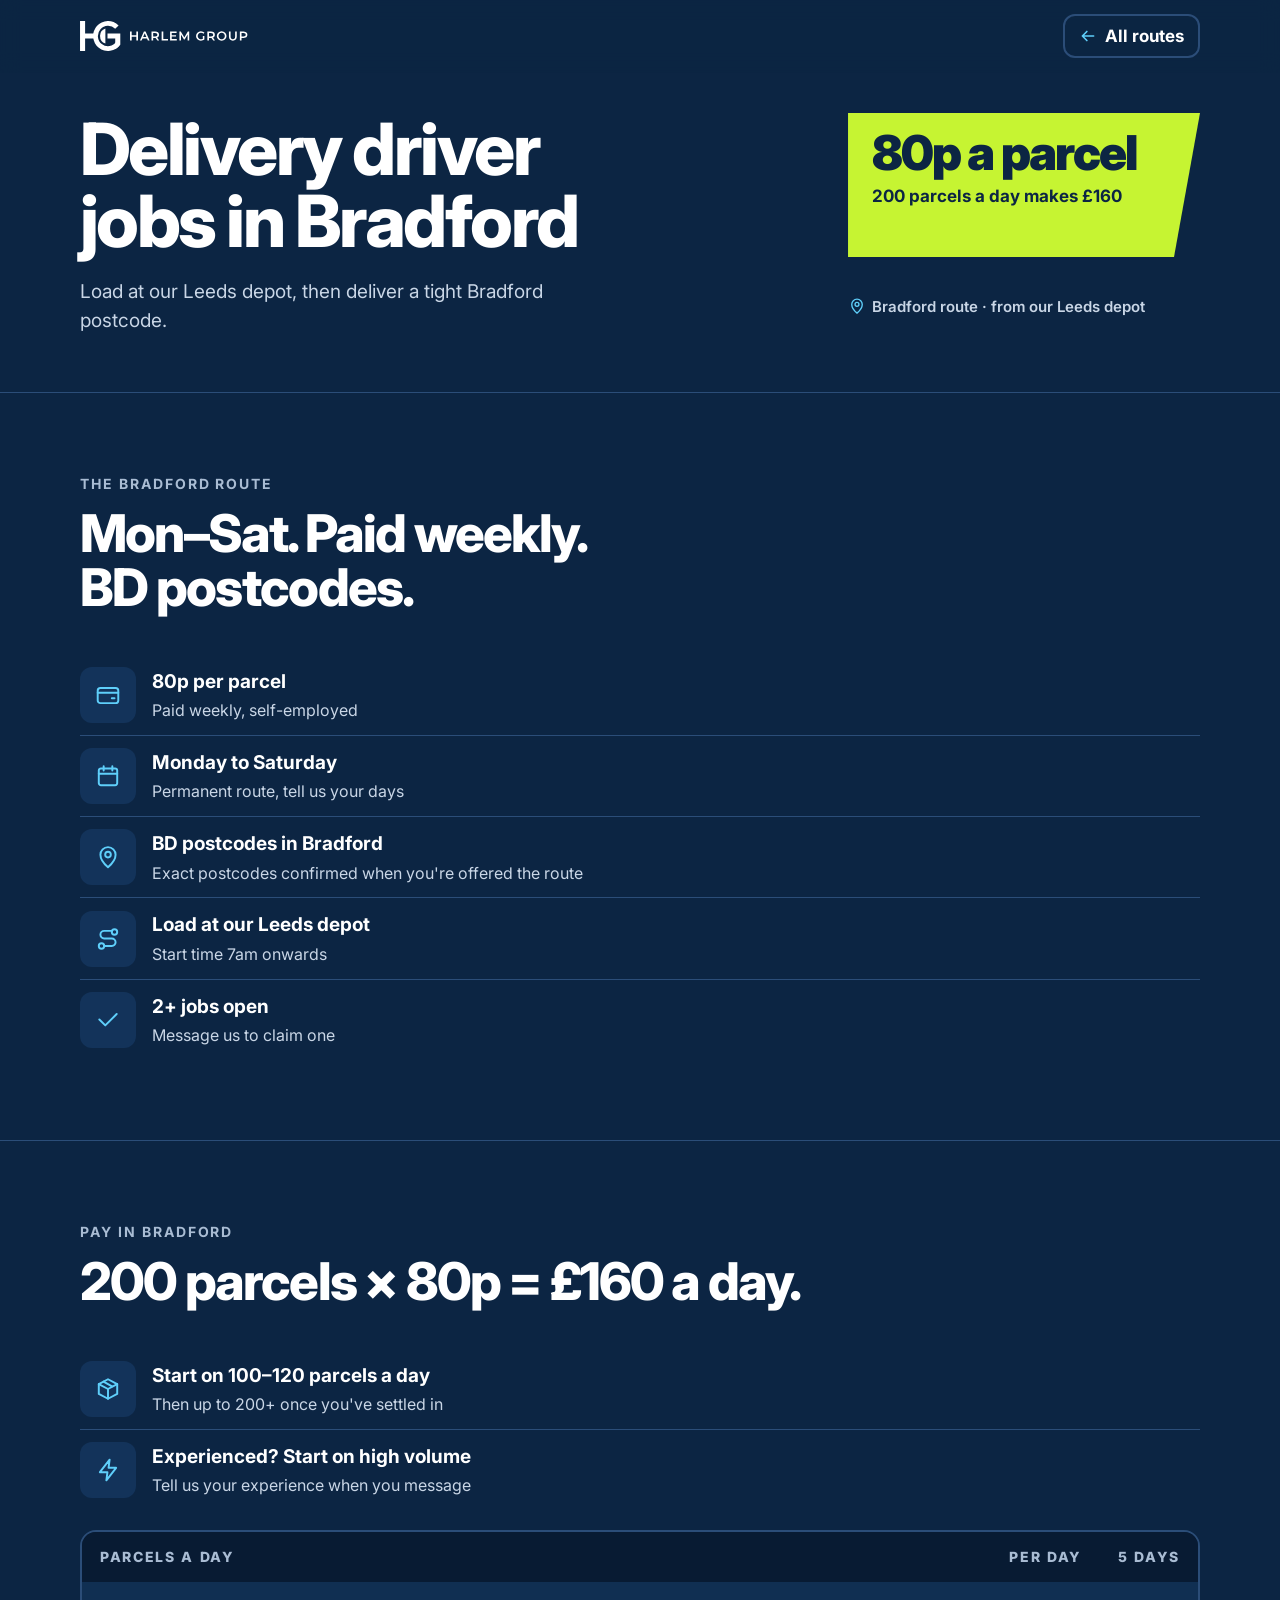
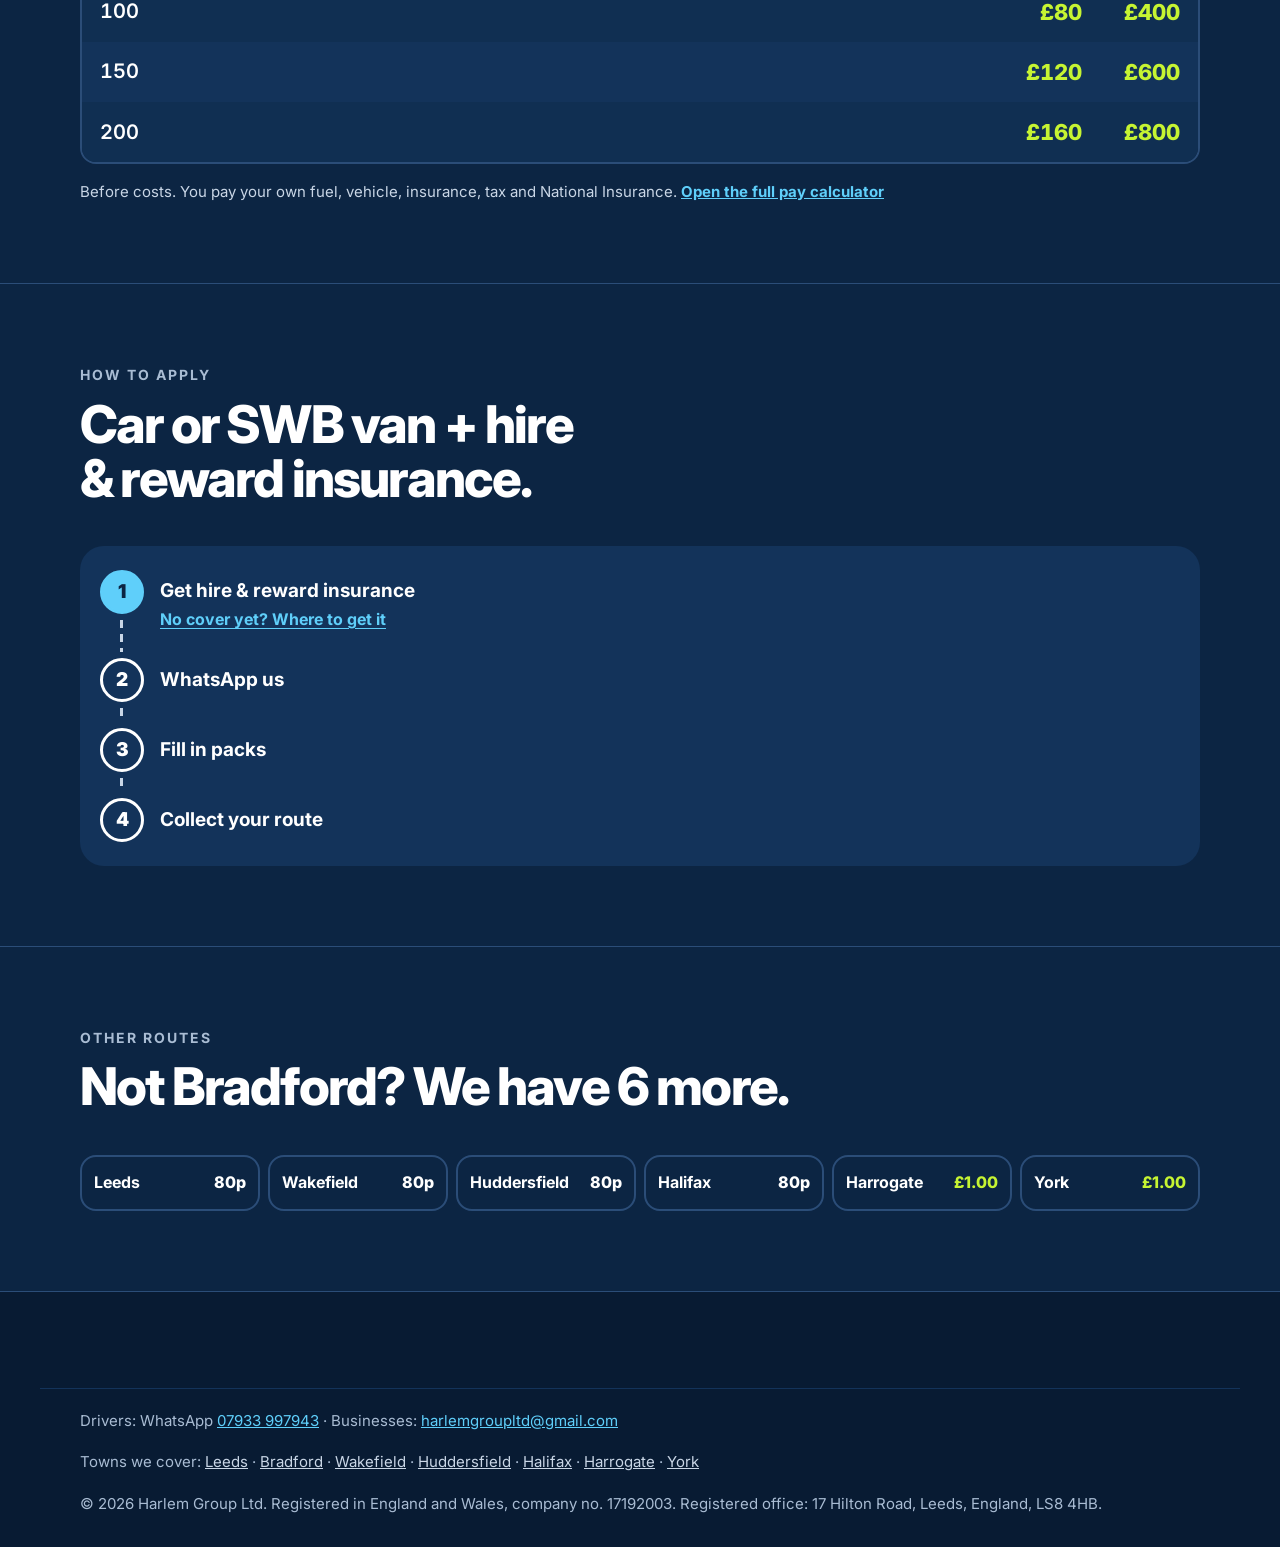
<file: bradford/index.html>
<!doctype html>
<html lang="en-GB">
<head>
<meta charset="utf-8">
<meta name="viewport" content="width=device-width, initial-scale=1, viewport-fit=cover">
<title>Delivery Driver Jobs in Bradford · 80p a parcel · Harlem Group</title>
<meta name="description" content="Self-employed multi-drop delivery driver jobs in Bradford (BD postcodes). 80p per parcel, paid weekly, Mon–Sat. Start at our Leeds depot. WhatsApp 07933 997943 to apply.">
<meta name="theme-color" content="#0C2543">
<link rel="icon" href="../assets/img/favicon.svg" type="image/svg+xml">
<link rel="canonical" href="https://harlemgroup.co.uk/bradford/">
<meta property="og:url" content="https://harlemgroup.co.uk/bradford/">
<meta property="og:title" content="Drivers wanted in Bradford · 80p a parcel · Harlem Group">
<meta property="og:image" content="https://harlemgroup.co.uk/assets/img/og-image.png?v=2">
<link rel="preconnect" href="https://fonts.googleapis.com">
<link rel="preconnect" href="https://fonts.gstatic.com" crossorigin>
<link rel="stylesheet" href="https://fonts.googleapis.com/css2?family=Inter:wght@400;500;600;700;800;900&display=swap">
<link rel="stylesheet" href="../assets/css/styles.css">
<script type="application/ld+json">
{
  "@context": "https://schema.org",
  "@graph": [
    {
      "@type": "JobPosting",
      "title": "Self-employed multi-drop delivery driver, Bradford",
      "description": "<p>Permanent Monday to Saturday parcel delivery route in Bradford (BD postcodes), starting from our Leeds depot.</p><p>Paid 80p per parcel, paid weekly. 200 parcels a day makes £160. Self-employed.</p><p>New drivers start on 100 to 120 parcels a day, rising to 200+ once you're settled in. Experienced parcel drivers can start on a high-volume route straight away.</p><p>You need a car or SWB van, hire &amp; reward insurance, a full UK driving licence with no more than 6 points and the right to work in the UK. Parcel experience preferred, not essential.</p><p>WhatsApp 07933 997943 to apply.</p>",
      "identifier": {
        "@type": "PropertyValue",
        "name": "Harlem Group",
        "value": "HG-BRADFORD"
      },
      "datePosted": "2026-11-23",
      "employmentType": "CONTRACTOR",
      "directApply": false,
      "hiringOrganization": {
        "@type": "Organization",
        "@id": "https://harlemgroup.co.uk/#org",
        "name": "Harlem Group",
        "sameAs": "https://harlemgroup.co.uk/",
        "logo": "https://harlemgroup.co.uk/assets/img/logo-mark-512.png"
      },
      "jobLocation": {
        "@type": "Place",
        "address": {
          "@type": "PostalAddress",
          "addressLocality": "Bradford",
          "addressRegion": "West Yorkshire",
          "addressCountry": "GB"
        }
      },
      "baseSalary": {
        "@type": "MonetaryAmount",
        "currency": "GBP",
        "value": {
          "@type": "QuantitativeValue",
          "minValue": 80,
          "maxValue": 160,
          "unitText": "DAY"
        }
      }
    },
    {
      "@type": "BreadcrumbList",
      "itemListElement": [
        {
          "@type": "ListItem",
          "position": 1,
          "name": "Routes",
          "item": "https://harlemgroup.co.uk/#routes"
        },
        {
          "@type": "ListItem",
          "position": 2,
          "name": "Bradford",
          "item": "https://harlemgroup.co.uk/bradford/"
        }
      ]
    }
  ]
}
</script>
</head>
<body class="town-page">
<a class="skip" href="#main">Skip to content</a>
<svg width="0" height="0" style="position:absolute" aria-hidden="true" focusable="false">
  <symbol id="i-calendar" viewBox="0 0 24 24"><rect x="3.5" y="5" width="17" height="15.5" rx="2"/><path d="M16 3v4M8 3v4M3.5 10h17"/></symbol>
  <symbol id="i-wallet" viewBox="0 0 24 24"><rect x="2.5" y="5.5" width="19" height="14" rx="2.5"/><path d="M2.5 10h19M15.5 15h2.5"/></symbol>
  <symbol id="i-pin" viewBox="0 0 24 24"><path d="M12 21.5s-7-6.1-7-11.6a7 7 0 0 1 14 0c0 5.5-7 11.6-7 11.6z"/><circle cx="12" cy="9.8" r="2.6"/></symbol>
  <symbol id="i-bolt" viewBox="0 0 24 24"><path d="M13.5 2.5 4.5 14h7l-1 7.5 9-11.5h-7l1-7.5z"/></symbol>
  <!-- WhatsApp glyph (Simple Icons, CC0). WhatsApp allows its logo on "message us" buttons. -->
  <symbol id="i-wa" viewBox="0 0 24 24"><path d="M17.472 14.382c-.297-.149-1.758-.867-2.03-.967-.273-.099-.471-.148-.67.15-.197.297-.767.966-.94 1.164-.173.199-.347.223-.644.075-.297-.15-1.255-.463-2.39-1.475-.883-.788-1.48-1.761-1.653-2.059-.173-.297-.018-.458.13-.606.134-.133.298-.347.446-.52.149-.174.198-.298.298-.497.099-.198.05-.371-.025-.52-.075-.149-.669-1.612-.916-2.207-.242-.579-.487-.5-.669-.51-.173-.008-.371-.01-.57-.01-.198 0-.52.074-.792.372-.272.297-1.04 1.016-1.04 2.479 0 1.462 1.065 2.875 1.213 3.074.149.198 2.096 3.2 5.077 4.487.709.306 1.262.489 1.694.625.712.227 1.36.195 1.871.118.571-.085 1.758-.719 2.006-1.413.248-.694.248-1.289.173-1.413-.074-.124-.272-.198-.57-.347m-5.421 7.403h-.004a9.87 9.87 0 01-5.031-1.378l-.361-.214-3.741.982.998-3.648-.235-.374a9.86 9.86 0 01-1.51-5.26c.001-5.45 4.436-9.884 9.888-9.884 2.64 0 5.122 1.03 6.988 2.898a9.825 9.825 0 012.893 6.994c-.003 5.45-4.437 9.884-9.885 9.884m8.413-18.297A11.815 11.815 0 0012.05 0C5.495 0 .16 5.335.157 11.892c0 2.096.547 4.142 1.588 5.945L.057 24l6.305-1.654a11.882 11.882 0 005.683 1.448h.005c6.554 0 11.89-5.335 11.893-11.893a11.821 11.821 0 00-3.48-8.413Z"/></symbol>
  <symbol id="i-box" viewBox="0 0 24 24"><path d="M20.5 7.5 12 3 3.5 7.5v9L12 21l8.5-4.5v-9z"/><path d="M3.5 7.5 12 12l8.5-4.5M12 12v9M7.8 5.2l8.4 4.6"/></symbol>
  <symbol id="i-van" viewBox="0 0 24 24"><path d="M2.5 6.5h11v10h-11zM13.5 9.5h4l3.5 3.8v3.2h-7.5"/><circle cx="6.5" cy="17.5" r="1.9"/><circle cx="17" cy="17.5" r="1.9"/></symbol>
  <symbol id="i-shield" viewBox="0 0 24 24"><path d="M12 2.8 4.5 5.8v5.7c0 4.9 3.3 8.3 7.5 9.7 4.2-1.4 7.5-4.8 7.5-9.7V5.8L12 2.8z"/><path d="m8.8 12 2.2 2.2 4.3-4.4"/></symbol>
  <symbol id="i-id" viewBox="0 0 24 24"><rect x="2.5" y="5" width="19" height="14" rx="2.5"/><circle cx="8.5" cy="11" r="2.2"/><path d="M5.3 16.2c.7-1.5 1.8-2.1 3.2-2.1s2.5.6 3.2 2.1M14.5 10h4M14.5 13.5h3"/></symbol>
  <symbol id="i-passport" viewBox="0 0 24 24"><rect x="5" y="2.5" width="14" height="19" rx="2"/><circle cx="12" cy="10" r="3.2"/><path d="M9 17h6"/></symbol>
  <symbol id="i-check" viewBox="0 0 24 24"><path d="M20 6.5 9.5 17 4 11.5"/></symbol>
  <symbol id="i-arrow" viewBox="0 0 24 24"><path d="M4.5 12h15M13.5 6l6 6-6 6"/></symbol>
  <symbol id="i-plus" viewBox="0 0 24 24"><path d="M12 5v14M5 12h14"/></symbol>
  <symbol id="i-route" viewBox="0 0 24 24"><circle cx="6" cy="18.5" r="2.5"/><circle cx="18" cy="5.5" r="2.5"/><path d="M8.5 18.5h7a3.5 3.5 0 0 0 0-7h-7a3.5 3.5 0 0 1 0-7h7"/></symbol>
  <symbol id="i-users" viewBox="0 0 24 24"><circle cx="9" cy="8" r="3.5"/><path d="M2.5 20c.8-3.6 3.3-5.5 6.5-5.5s5.7 1.9 6.5 5.5"/><path d="M15.5 4.7a3.5 3.5 0 0 1 0 6.6M18 14.8c2 .7 3.2 2.4 3.6 5.2"/></symbol>
  <symbol id="i-mail" viewBox="0 0 24 24"><rect x="2.5" y="4.5" width="19" height="15" rx="2.5"/><path d="m3 6.5 9 6.5 9-6.5"/></symbol>
  <symbol id="i-x" viewBox="0 0 24 24"><path d="M6 6l12 12M18 6 6 18"/></symbol>

</svg>

<header class="site-header" id="top">
  <div class="wrap header-in">
    <a class="brand" href="../" aria-label="Harlem Group home">
      <img src="../assets/img/logo-horizontal-white.svg" width="191" height="34" alt="Harlem Group">
    </a>
    <a class="back-link" href="../#routes"><svg class="ic" aria-hidden="true"><use href="#i-arrow"/></svg>All routes</a>
  </div>
</header>

<main id="main">
<section class="hero town-hero">
  <div class="wrap">
    <div class="eyebrow-row">
      <span class="where"><svg class="ic" aria-hidden="true"><use href="#i-pin"/></svg>Bradford route · from our Leeds depot</span>
    </div>
    <h1 class="town-title">Delivery driver jobs in Bradford</h1>
    <div class="banner"><b>80p a parcel</b><span>200 parcels a day makes £160</span></div>
    <p class="lead">Load at our Leeds depot, then deliver a tight Bradford postcode.</p>
  </div>
</section>

<section class="section" aria-labelledby="glance-h">
  <div class="wrap">
    <div class="sec-head"><span class="label">The Bradford route</span><h2 id="glance-h">Mon–Sat. Paid weekly. BD postcodes.</h2></div>
    <ul class="ticks">
      <li><span class="tile" aria-hidden="true"><svg class="ic"><use href="#i-wallet"/></svg></span><div><b>80p per parcel</b><small>Paid weekly, self-employed</small></div></li>
      <li><span class="tile" aria-hidden="true"><svg class="ic"><use href="#i-calendar"/></svg></span><div><b>Monday to Saturday</b><small>Permanent route, tell us your days</small></div></li>
      <li><span class="tile" aria-hidden="true"><svg class="ic"><use href="#i-pin"/></svg></span><div><b>BD postcodes in Bradford</b><small>Exact postcodes confirmed when you're offered the route</small></div></li>
      <li><span class="tile" aria-hidden="true"><svg class="ic"><use href="#i-route"/></svg></span><div><b>Load at our Leeds depot</b><small>Start time 7am onwards</small></div></li>
      <li><span class="tile" aria-hidden="true"><svg class="ic"><use href="#i-check"/></svg></span><div><b>2+ jobs open</b><small>Message us to claim one</small></div></li>
    </ul>
  </div>
</section>

<section class="section" aria-labelledby="pay-h">
  <div class="wrap">
    <div class="sec-head"><span class="label">Pay in Bradford</span><h2 id="pay-h">200 parcels × 80p = £160 a day.</h2></div>
    <ul class="ticks ramp">
      <li><span class="tile" aria-hidden="true"><svg class="ic"><use href="#i-box"/></svg></span><div><b>Start on 100–120 parcels a day</b><small>Then up to 200+ once you've settled in</small></div></li>
      <li><span class="tile" aria-hidden="true"><svg class="ic"><use href="#i-bolt"/></svg></span><div><b>Experienced? Start on high volume</b><small>Tell us your experience when you message</small></div></li>
    </ul>
    <div class="route-table-wrap">
      <table class="rtable town-pay">
        <caption class="sr">What you could earn on the Bradford route</caption>
        <thead><tr><th scope="col">Parcels a day</th><th scope="col" class="num">Per day</th><th scope="col" class="num">5 days</th></tr></thead>
        <tbody><tr><th scope="row">100</th><td class="num">£80</td><td class="num">£400</td></tr><tr><th scope="row">150</th><td class="num">£120</td><td class="num">£600</td></tr><tr><th scope="row">200</th><td class="num">£160</td><td class="num">£800</td></tr></tbody>
      </table>
    </div>
    <p class="small-print">Before costs. You pay your own fuel, vehicle, insurance, tax and National Insurance. <a href="../#calculator">Open the full pay calculator</a></p>
  </div>
</section>

<section class="section" aria-labelledby="apply-h">
  <div class="wrap">
    <div class="sec-head"><span class="label">How to apply</span><h2 id="apply-h">Car or SWB van + hire &amp; reward insurance.</h2></div>
    <ol class="track">
      <li class="go"><span class="d" aria-hidden="true">1</span><div><b>Get hire &amp; reward insurance</b><small><a href="../#get-cover">No cover yet? Where to get it</a></small></div></li>
      <li><span class="d" aria-hidden="true">2</span><div><b>WhatsApp us</b></div></li>
      <li><span class="d" aria-hidden="true">3</span><div><b>Fill in packs</b></div></li>
      <li><span class="d" aria-hidden="true">4</span><div><b>Collect your route</b></div></li>
    </ol>
  </div>
</section>

<section class="section" aria-labelledby="other-h">
  <div class="wrap">
    <div class="sec-head"><span class="label">Other routes</span><h2 id="other-h">Not Bradford? We have 6 more.</h2></div>
    <ul class="town-links"><li><a href="../leeds/"><b>Leeds</b><span class="">80p</span></a></li><li><a href="../wakefield/"><b>Wakefield</b><span class="">80p</span></a></li><li><a href="../huddersfield/"><b>Huddersfield</b><span class="">80p</span></a></li><li><a href="../halifax/"><b>Halifax</b><span class="">80p</span></a></li><li><a href="../harrogate/"><b>Harrogate</b><span class="up">£1.00</span></a></li><li><a href="../york/"><b>York</b><span class="up">£1.00</span></a></li></ul>
  </div>
</section>
</main>

<footer class="site-footer">
  <div class="wrap legal">
    <p>Drivers: WhatsApp <a href="https://wa.me/447933997943" target="_blank" rel="noopener">07933 997943</a> · Businesses: <a href="mailto:harlemgroupltd@gmail.com">harlemgroupltd@gmail.com</a></p>
    <p class="f-towns">Towns we cover: <a href="../leeds/">Leeds</a> · <a href="../bradford/">Bradford</a> · <a href="../wakefield/">Wakefield</a> · <a href="../huddersfield/">Huddersfield</a> · <a href="../halifax/">Halifax</a> · <a href="../harrogate/">Harrogate</a> · <a href="../york/">York</a></p>
    <p>© 2026 Harlem Group Ltd. Registered in England and Wales, company no. 17192003. Registered office: 17 Hilton Road, Leeds, England, LS8 4HB.</p>
  </div>
</footer>

<div class="mobile-bar">
  <a class="btn sky" href="https://wa.me/447933997943" data-wa="Hi Harlem Group, I&#x27;d like to apply for the Bradford route (80p per parcel).
Vehicle: 
I live in: " target="_blank" rel="noopener"><svg class="ic wa" aria-hidden="true"><use href="#i-wa"/></svg>WhatsApp about Bradford</a>
</div>
<script src="../assets/js/main.js" defer></script>
</body>
</html>
</file>
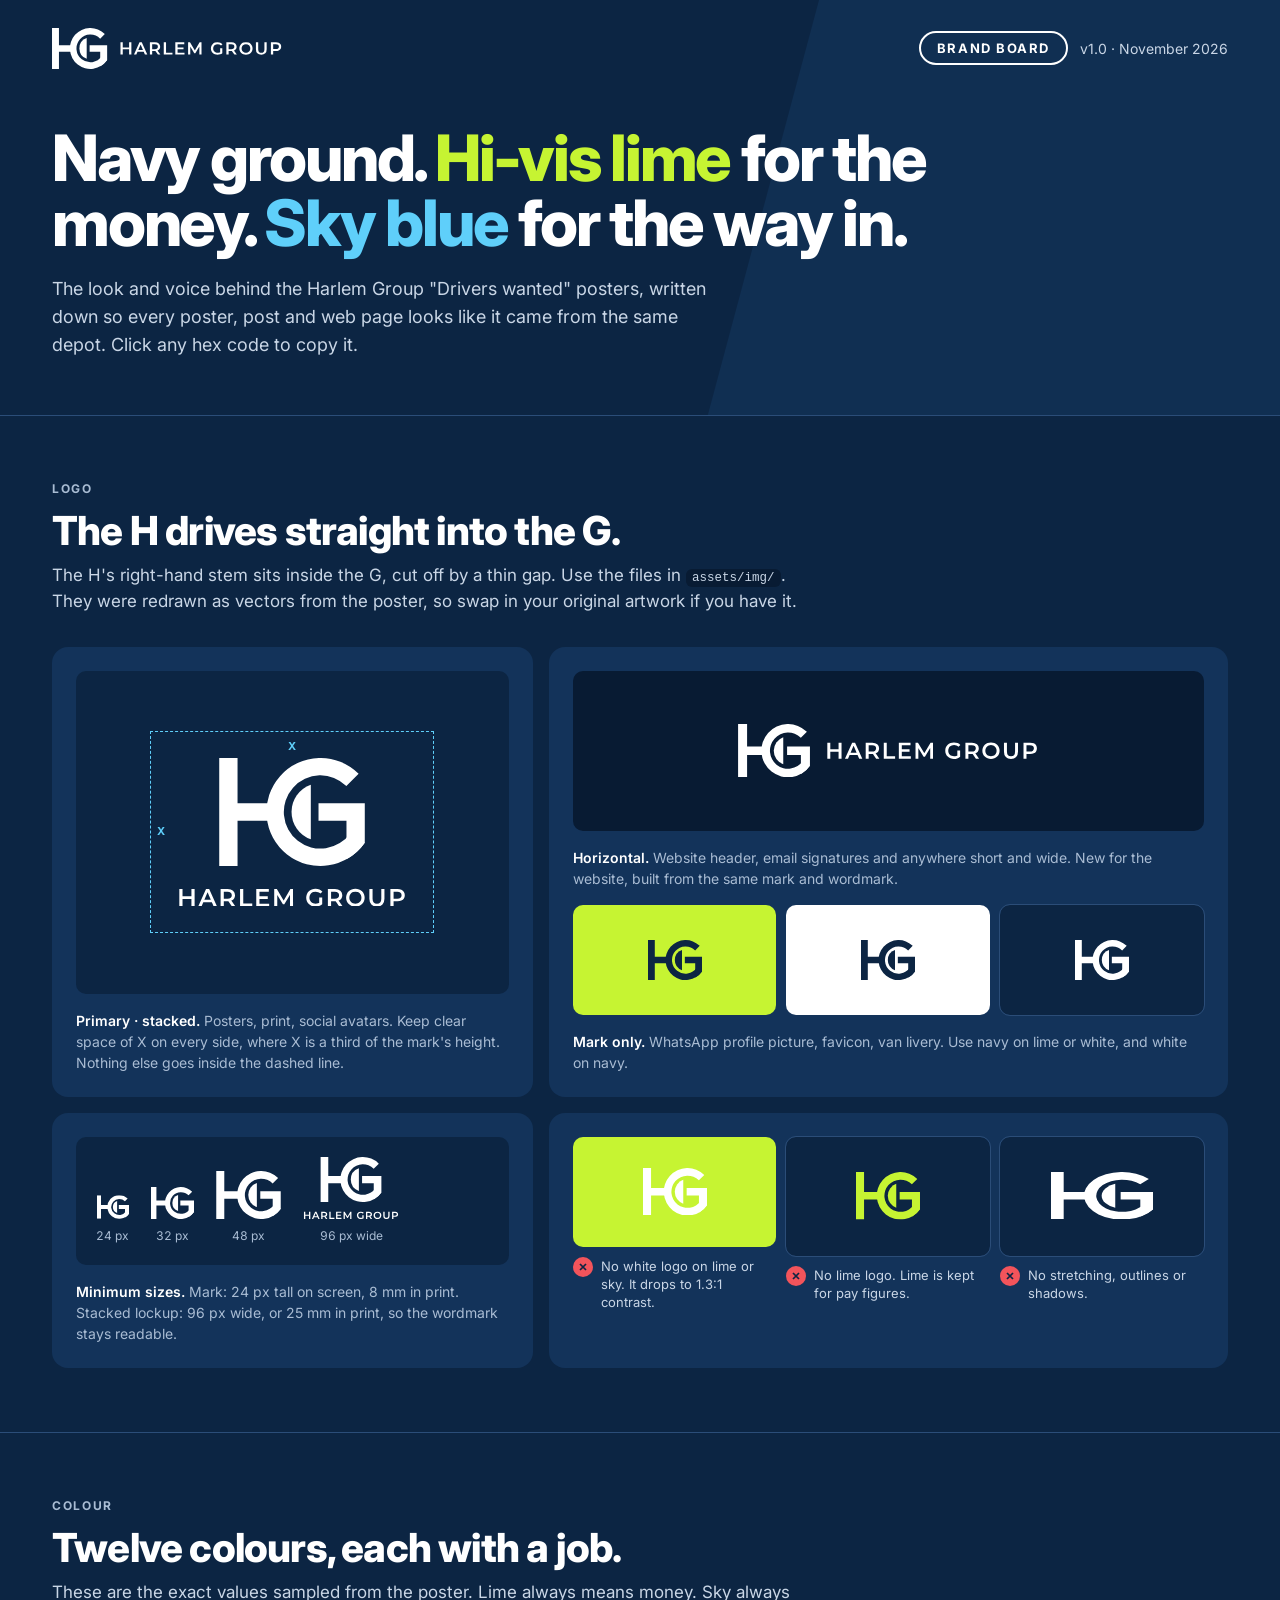
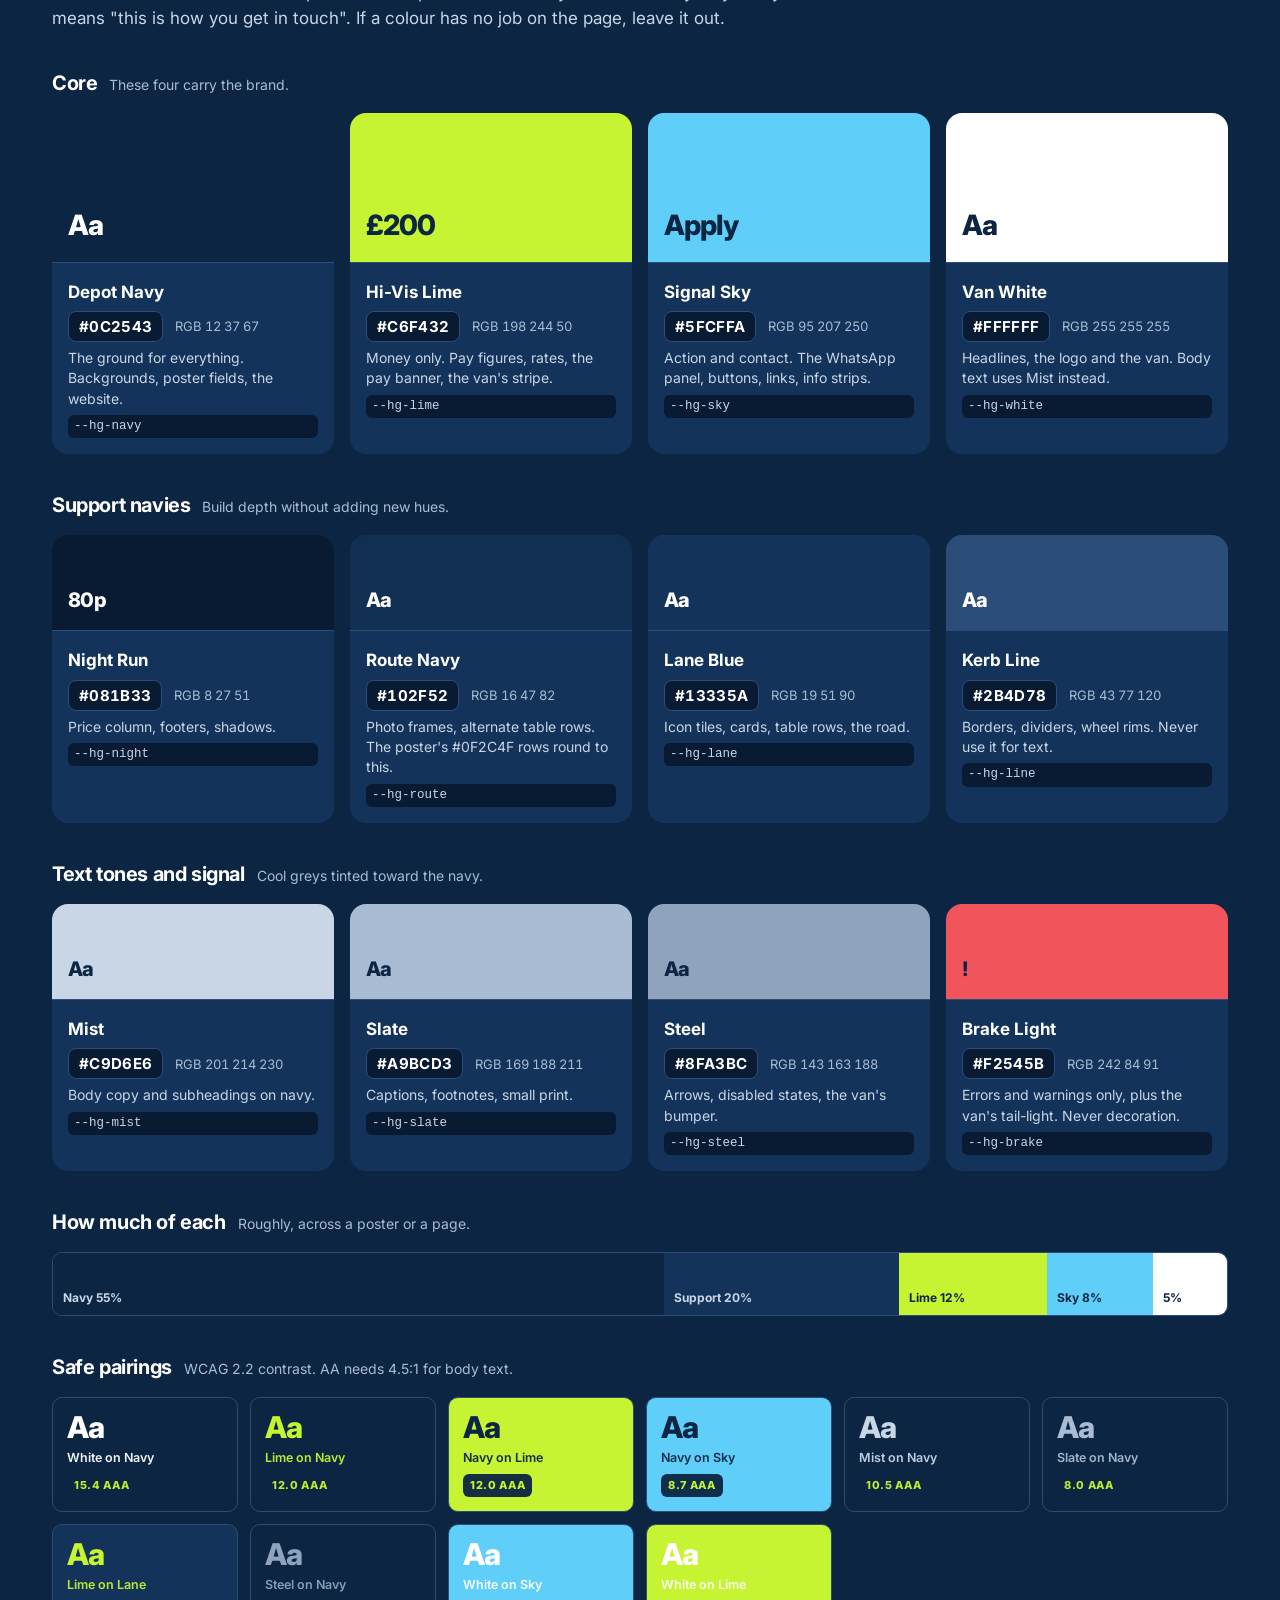
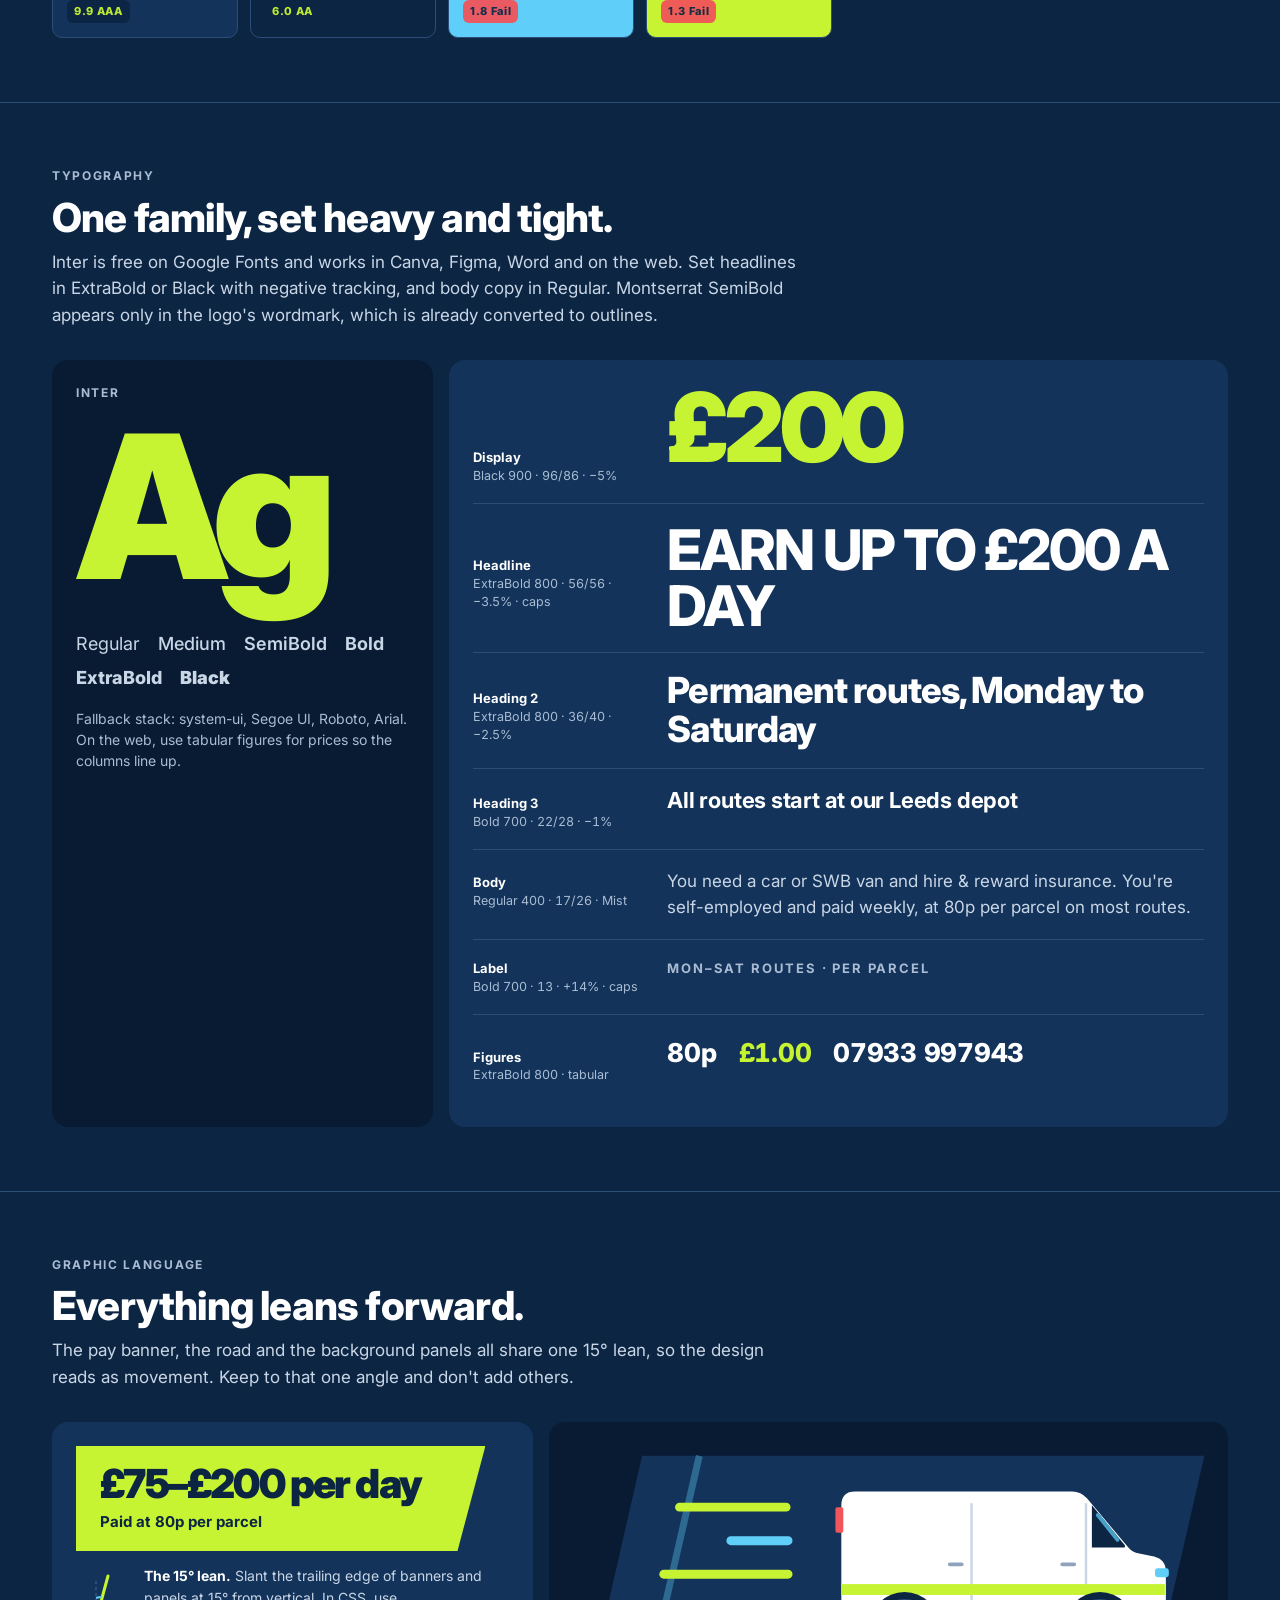
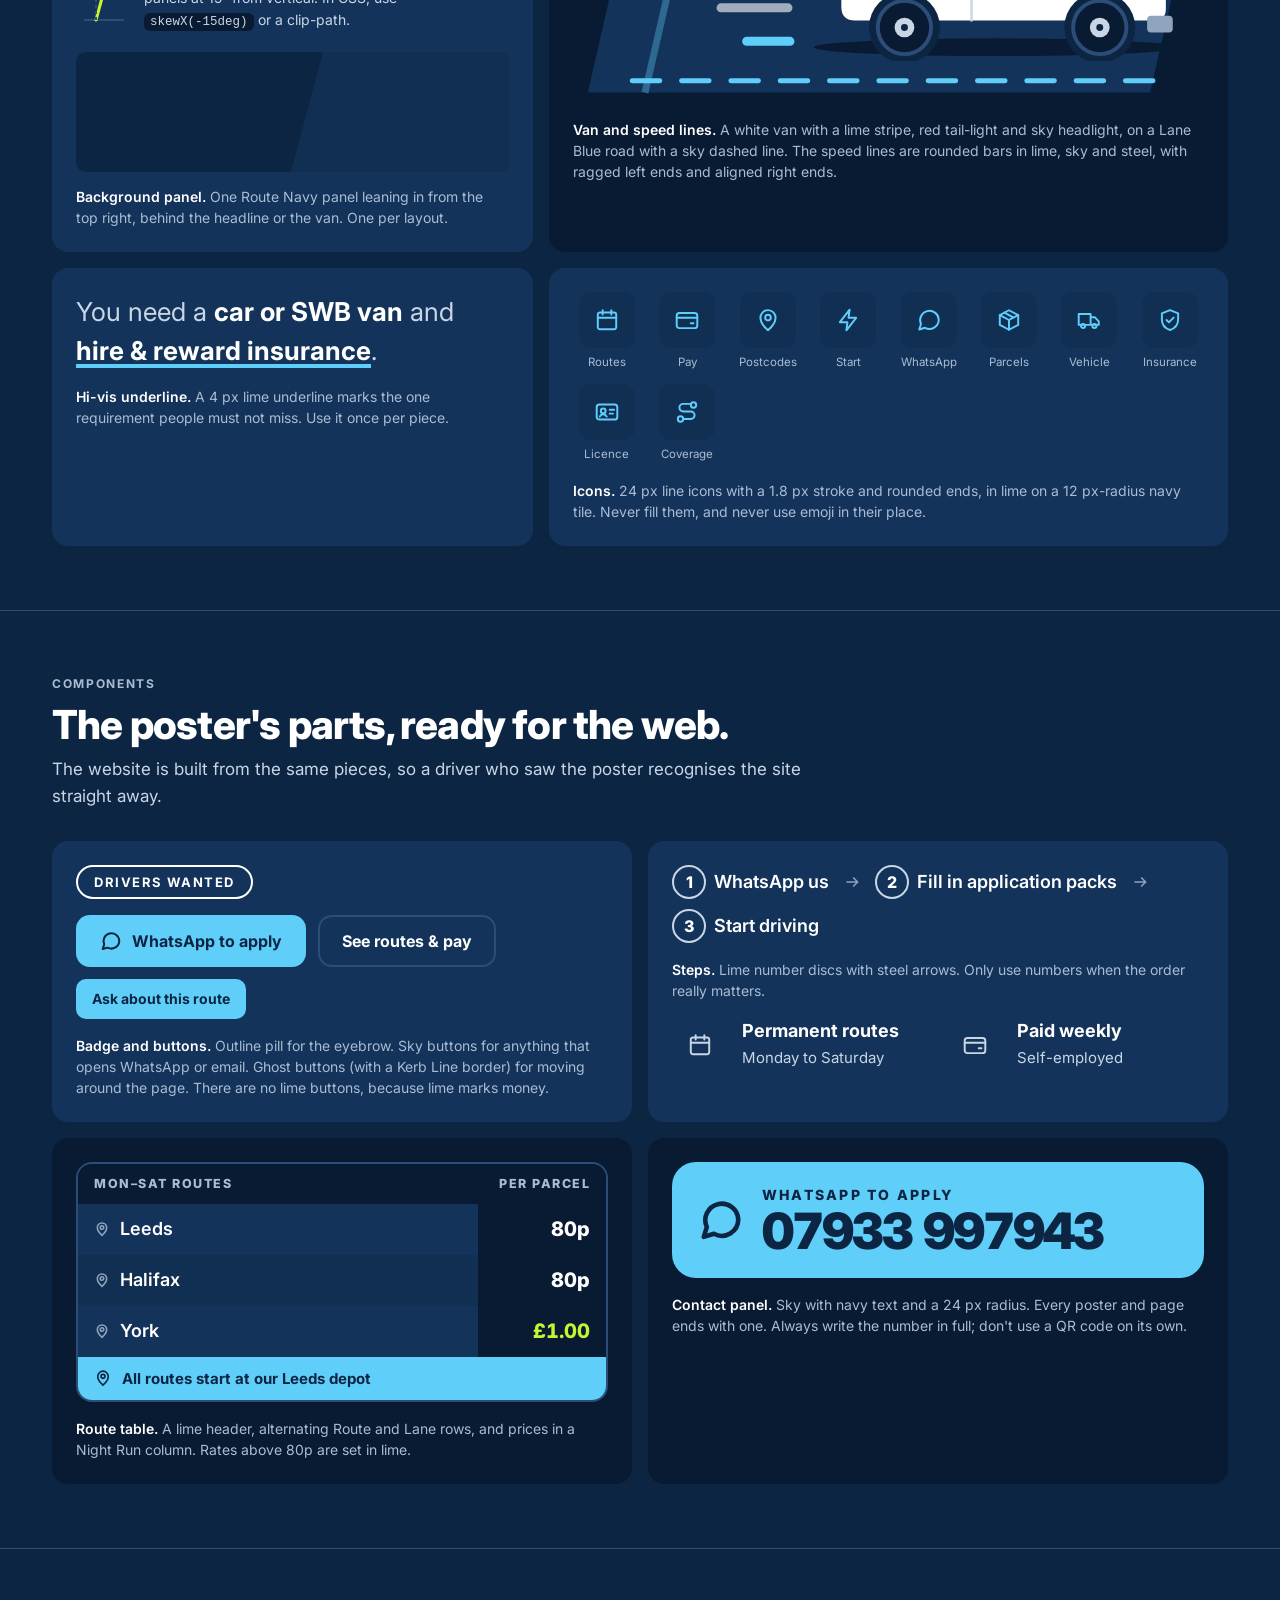
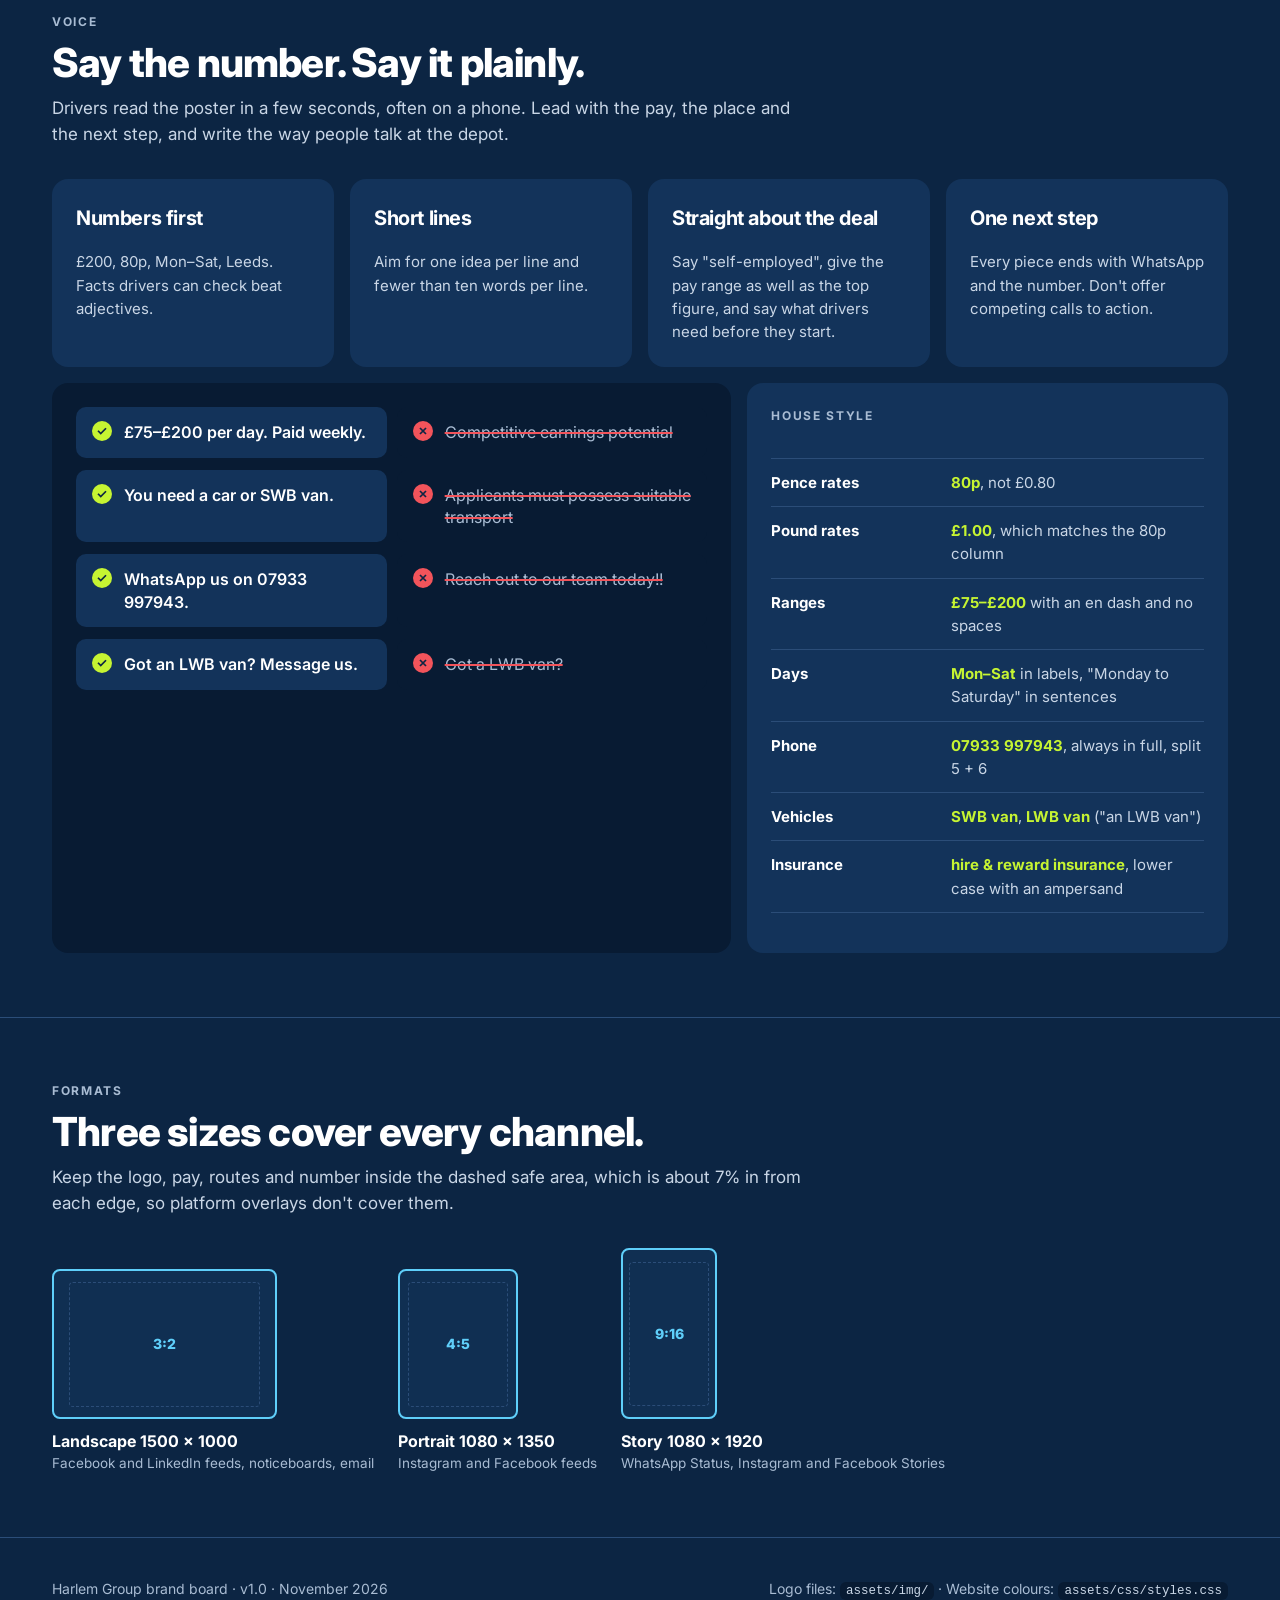
<file: brand/index.html>
<!doctype html>
<html lang="en-GB">
<head>
<meta charset="utf-8">
<meta name="viewport" content="width=device-width, initial-scale=1, viewport-fit=cover">
<link rel="icon" href="../assets/img/favicon.svg" type="image/svg+xml">
<style>body{margin:0}img{max-width:100%}[hidden]{display:none!important}</style>
<title>Harlem Group Brand Board</title>
<meta name="robots" content="noindex">
<meta name="claude:viewport-fit-sides" content="cover">
<meta name="description" content="Logo, colour hex codes, typography, components and voice for the Harlem Group brand.">
<link rel="preconnect" href="https://fonts.googleapis.com">
<link rel="preconnect" href="https://fonts.gstatic.com" crossorigin>
<link rel="stylesheet" href="https://fonts.googleapis.com/css2?family=Inter:wght@400;500;600;700;800;900&display=swap">
<style>
/* Layout: a depot noticeboard. Full-bleed navy bands, a 12-column board inside, every panel leaning on the brand's 15-degree angle. */
:root {
  color-scheme: dark;
  /* Brand colours (exact poster values) */
  --navy: #0C2543;   /* Depot Navy  - ground */
  --night: #081B33;  /* Night Run   - deepest panels */
  --route: #102F52;  /* Route Navy  - photo frames, alt rows */
  --lane: #13335A;   /* Lane Blue   - tiles, cards, table rows */
  --line: #2B4D78;   /* Kerb Line   - borders, dividers */
  --lime: #C6F432;   /* Hi-Vis Lime - money only */
  --sky: #5FCFFA;    /* Signal Sky  - action + contact */
  --white: #FFFFFF;
  --mist: #C9D6E6;   /* secondary text */
  --slate: #A9BCD3;  /* captions */
  --steel: #8FA3BC;  /* muted, illustration greys */
  --brake: #F2545B;  /* errors, warnings, "don't" */
  --font: "Inter", system-ui, -apple-system, "Segoe UI", Roboto, Arial, sans-serif;
  --r-sm: 10px; --r-md: 16px; --r-lg: 24px;
}
* { box-sizing: border-box }
body { background: var(--navy); color: var(--white); font-family: var(--font); font-size: 16px; line-height: 1.55; -webkit-font-smoothing: antialiased }
.wrap { max-width: 1240px; margin-inline: auto; padding-left: max(16px, env(safe-area-inset-left, 0px)); padding-right: max(16px, env(safe-area-inset-right, 0px)) }
@media (min-width: 720px) { .wrap { padding-left: max(32px, env(safe-area-inset-left, 0px)); padding-right: max(32px, env(safe-area-inset-right, 0px)) } }
h1, h2, h3 { margin: 0; text-wrap: balance; letter-spacing: -0.02em }
p { margin: 0 }
.label { font-size: 12px; font-weight: 700; letter-spacing: .14em; text-transform: uppercase; color: var(--slate) }
.muted { color: var(--slate) }
code { font-family: ui-monospace, "SF Mono", Menlo, Consolas, monospace; font-size: 12.5px; color: var(--mist); background: var(--night); padding: 2px 6px; border-radius: 6px }
:focus-visible { outline: 3px solid var(--sky); outline-offset: 3px; border-radius: 6px }

/* ---------- Masthead ---------- */
.masthead { position: relative; overflow: hidden; margin-top: calc(-1 * env(safe-area-inset-top, 0px)); padding-top: calc(env(safe-area-inset-top, 0px) + 28px); padding-bottom: 56px; border-bottom: 1px solid var(--line) }
.masthead::before { content: ""; position: absolute; top: 0; bottom: 0; right: -10%; width: 46%; background: var(--route); transform: skewX(-15deg); transform-origin: top right; pointer-events: none }
.masthead > * { position: relative }
.mast-top { display: flex; flex-wrap: wrap; align-items: center; justify-content: space-between; gap: 16px }
.mast-top svg { width: 230px; height: auto; color: var(--white) }
.mast-meta { display: flex; flex-wrap: wrap; align-items: center; gap: 12px; font-size: 14px; color: var(--mist) }
.pill { display: inline-flex; align-items: center; height: 34px; padding: 0 16px; border: 2px solid var(--white); border-radius: 999px; color: var(--white); font-size: 13px; font-weight: 700; letter-spacing: .12em; text-transform: uppercase }
.thesis { margin-top: 56px; display: grid; gap: 20px; max-width: 900px }
.thesis h1 { font-size: clamp(34px, 5.6vw, 64px); line-height: 1.02; font-weight: 800; letter-spacing: -0.035em }
.thesis h1 .l { color: var(--lime) }
.thesis h1 .s { color: var(--sky) }
.thesis p { font-size: 18px; color: var(--mist); max-width: 62ch }

/* ---------- Sections ---------- */
section { padding-block: 64px; border-bottom: 1px solid var(--line) }
.sec-head { display: grid; gap: 10px; margin-bottom: 32px; max-width: 760px }
.sec-head h2 { font-size: clamp(28px, 3.6vw, 40px); line-height: 1.08; font-weight: 800 }
.sec-head p { color: var(--mist); font-size: 17px }
.grid { display: grid; gap: 16px; grid-template-columns: repeat(12, minmax(0, 1fr)) }
.grid > * { min-width: 0; grid-column: span 12 }
.panel { background: var(--lane); border-radius: var(--r-md); padding: 24px; display: flex; flex-direction: column; gap: 16px }
.panel.night { background: var(--night) }
.panel.route { background: var(--route) }
.cap { font-size: 14px; color: var(--slate); line-height: 1.5 }
.cap b { color: var(--white); font-weight: 600 }
@media (min-width: 720px) {
  .s4 { grid-column: span 6 } .s6 { grid-column: span 6 } .s8 { grid-column: span 12 } .s3 { grid-column: span 6 } .s5 { grid-column: span 6 } .s7 { grid-column: span 6 }
}
@media (min-width: 1040px) {
  .s3 { grid-column: span 3 } .s4 { grid-column: span 4 } .s5 { grid-column: span 5 } .s7 { grid-column: span 7 } .s8 { grid-column: span 8 }
}

/* ---------- Logo ---------- */
.stage { flex: 1; display: grid; place-items: center; min-height: 220px; border-radius: var(--r-sm); position: relative }
.stage.on-navy { background: var(--navy) }
.stage.on-lime { background: var(--lime); color: var(--navy) }
.stage.on-white { background: var(--white); color: var(--navy) }
.stage.on-night { background: var(--night) }
.clear { position: relative; padding: 26px; outline: 1.5px dashed var(--sky); outline-offset: 0 }
.clear svg { display: block; width: clamp(160px, 22vw, 230px); height: auto }
.clear .x { position: absolute; font-size: 11px; font-weight: 700; color: var(--sky); letter-spacing: .06em }
.clear .x.t { top: 6px; left: 50%; transform: translateX(-50%) }
.clear .x.l { left: 6px; top: 50%; transform: translateY(-50%) }
.lockup-h { width: min(100%, 300px); height: auto }
.marks { display: grid; grid-template-columns: repeat(3, minmax(0, 1fr)); gap: 10px }
.marks .stage { min-height: 110px }
.marks svg { width: 54px; height: auto }
.sizes { display: flex; align-items: flex-end; gap: 22px; flex-wrap: wrap; padding: 20px; background: var(--navy); border-radius: var(--r-sm) }
.sizes figure { margin: 0; display: grid; gap: 8px; justify-items: center; font-size: 12px; color: var(--slate); font-variant-numeric: tabular-nums }
.sizes svg { display: block; color: var(--white) }
.donts { display: grid; grid-template-columns: repeat(3, minmax(0, 1fr)); gap: 10px }
.dont { display: grid; gap: 10px }
.dont .stage { min-height: 110px; overflow: hidden }
.dont .stage svg { width: 64px; height: auto }
.dont p { font-size: 13px; color: var(--mist); line-height: 1.4; display: flex; gap: 8px; align-items: flex-start }
.no { flex: none; display: inline-grid; place-items: center; width: 20px; height: 20px; border-radius: 50%; background: var(--brake); color: var(--navy) }
.no svg { width: 12px; height: 12px }

/* ---------- Colour ---------- */
.swatches { display: grid; gap: 16px; grid-template-columns: repeat(auto-fit, minmax(min(100%, 250px), 1fr)) }
.swatches.small { grid-template-columns: repeat(auto-fit, minmax(min(100%, 210px), 1fr)) }
.sw { background: var(--lane); border-radius: var(--r-md); overflow: hidden; display: flex; flex-direction: column }
.sw .chip { height: 150px; background: var(--c); border-bottom: 1px solid var(--line); display: flex; align-items: flex-end; padding: 14px 16px; color: var(--on); font-weight: 800; font-size: 28px; letter-spacing: -0.03em }
.swatches.small .chip { height: 96px; font-size: 20px }
.sw .body { padding: 16px; display: grid; gap: 6px; flex: 1; align-content: start }
.sw .name { font-weight: 700; font-size: 17px }
.sw .vals { display: flex; flex-wrap: wrap; align-items: center; gap: 8px 12px; font-size: 13px; color: var(--slate); font-variant-numeric: tabular-nums }
.hex { font: 700 15px/1 var(--font); letter-spacing: .02em; color: var(--white); background: var(--night); border: 1px solid var(--line); border-radius: 8px; padding: 7px 10px; cursor: pointer; display: inline-flex; gap: 6px; align-items: center; font-variant-numeric: tabular-nums }
.hex:hover { border-color: var(--sky); color: var(--sky) }
.sw .role { font-size: 14px; color: var(--mist); line-height: 1.45 }
.group-label { margin: 36px 0 14px; display: flex; align-items: baseline; gap: 12px; flex-wrap: wrap }
.group-label h3 { font-size: 20px; font-weight: 700 }
.group-label span { color: var(--slate); font-size: 14px }
.ratio { display: flex; height: 64px; border-radius: var(--r-sm); overflow: hidden; border: 1px solid var(--line) }
.ratio > div { display: flex; align-items: flex-end; padding: 8px 10px; font-size: 12px; font-weight: 700; min-width: 0; white-space: nowrap; overflow: hidden }
.contrast { display: grid; gap: 12px; grid-template-columns: repeat(auto-fill, minmax(min(100%, 180px), 1fr)) }
.pair { border-radius: var(--r-sm); padding: 14px; display: grid; gap: 6px; border: 1px solid var(--line); background: var(--bg) }
.pair .aa { color: var(--fg); font-size: 30px; font-weight: 800; line-height: 1; letter-spacing: -0.02em }
.pair .meta { display: flex; flex-direction: column; align-items: flex-start; gap: 6px; color: var(--fg); font-size: 12.5px; font-weight: 600; opacity: .95 }
.badge { font-size: 11px; font-weight: 800; letter-spacing: .06em; padding: 3px 7px; border-radius: 6px; background: var(--navy); color: var(--lime) }
.badge.fail { background: var(--brake); color: var(--navy) }

/* ---------- Type ---------- */
.specimen { display: grid; gap: 4px }
.specimen .big { font-size: clamp(96px, 16vw, 200px); line-height: 1; padding-bottom: 8px; font-weight: 900; letter-spacing: -0.06em; color: var(--lime) }
.weights { display: flex; flex-wrap: wrap; gap: 6px 18px; font-size: 18px; color: var(--mist) }
.scale { display: grid }
.row { display: grid; gap: 6px 24px; grid-template-columns: 1fr; padding-block: 18px; border-top: 1px solid var(--line) }
.row:first-child { border-top: 0; padding-top: 0 }
@media (min-width: 720px) { .row { grid-template-columns: 170px minmax(0, 1fr); align-items: baseline } }
.row .spec { font-size: 12.5px; color: var(--slate); font-variant-numeric: tabular-nums; line-height: 1.45 }
.row .spec b { display: block; color: var(--white); font-size: 13px; font-weight: 700 }
.t-display { font-size: clamp(56px, 8vw, 96px); line-height: .9; font-weight: 900; letter-spacing: -0.05em; color: var(--lime) }
.t-h1 { font-size: clamp(36px, 5vw, 56px); line-height: 1; font-weight: 800; letter-spacing: -0.035em; text-transform: uppercase }
.t-h2 { font-size: clamp(26px, 3.4vw, 36px); line-height: 1.1; font-weight: 800; letter-spacing: -0.025em }
.t-h3 { font-size: 22px; line-height: 1.25; font-weight: 700; letter-spacing: -0.01em }
.t-body { font-size: 17px; line-height: 1.55; color: var(--mist); max-width: 60ch }
.t-label { font-size: 13px; font-weight: 700; letter-spacing: .14em; text-transform: uppercase; color: var(--slate) }
.t-fig { font-size: 26px; font-weight: 800; font-variant-numeric: tabular-nums; letter-spacing: -0.01em; display: flex; flex-wrap: wrap; gap: 4px 22px }
.t-fig .l { color: var(--lime) }

/* ---------- Graphic language ---------- */
.lean-demo { display: grid; gap: 14px }
.banner { position: relative; isolation: isolate; color: var(--navy); padding: 18px 64px 18px 24px; width: fit-content; max-width: 100% }
.banner::before { content: ""; position: absolute; inset: 0; background: var(--lime); z-index: -1; clip-path: polygon(0 0, 100% 0, calc(100% - 28px) 100%, 0 100%) }
.banner b { display: block; font-size: clamp(26px, 3.4vw, 40px); line-height: 1; font-weight: 900; letter-spacing: -0.04em }
.banner span { display: block; margin-top: 6px; font-weight: 700; font-size: 15px }
.angle { display: flex; align-items: center; gap: 14px; font-size: 14px; color: var(--mist) }
.angle svg { flex: none }
.bgdemo { position: relative; height: 120px; border-radius: var(--r-sm); background: var(--navy); overflow: hidden; margin-top: 6px }
.bgdemo span { position: absolute; top: 0; bottom: 0; right: -12%; width: 55%; background: var(--route); transform: skewX(-15deg); transform-origin: top right }
.scene { width: 100%; height: auto; display: block }
.hivis { font-size: clamp(20px, 2.4vw, 26px); color: var(--mist); line-height: 1.5 }
.hivis b { color: var(--white) }
.hivis u { text-decoration: none; color: var(--white); font-weight: 700; box-shadow: inset 0 -4px 0 var(--sky); padding-bottom: 2px }
.icons { display: grid; grid-template-columns: repeat(auto-fill, minmax(64px, 1fr)); gap: 12px }
.icons figure { margin: 0; display: grid; justify-items: center; gap: 6px; font-size: 11.5px; color: var(--slate) }
.tile { display: grid; place-items: center; width: 56px; height: 56px; border-radius: 12px; background: var(--route); color: var(--sky) }
.tile svg, .ic { width: 26px; height: 26px; fill: none; stroke: currentColor; stroke-width: 1.8; stroke-linecap: round; stroke-linejoin: round }

/* ---------- Components ---------- */
.btns { display: flex; flex-wrap: wrap; gap: 12px; align-items: center }
.btn { display: inline-flex; align-items: center; gap: 10px; height: 52px; padding: 0 22px; border-radius: 14px; font: 700 16px/1 var(--font); border: 2px solid transparent; text-decoration: none; cursor: pointer }
.btn .ic { width: 22px; height: 22px; stroke-width: 2.2 }
.btn.sky { background: var(--sky); color: var(--navy) }
.btn.ghost { background: transparent; color: var(--white); border-color: var(--line) }
.btn.small { height: 40px; padding: 0 14px; font-size: 14px; border-radius: 10px }
.benefit { display: flex; gap: 14px; align-items: flex-start }
.benefit .tile { flex: none; background: var(--lane) }
.benefit b { display: block; font-size: 18px; font-weight: 700 }
.benefit span { color: var(--mist); font-size: 15px }
.benefits { display: grid; gap: 18px; grid-template-columns: repeat(auto-fill, minmax(min(100%, 220px), 1fr)) }
.rtable { border: 2px solid var(--line); border-radius: var(--r-md); overflow: hidden; font-variant-numeric: tabular-nums }
.rtable .head, .rtable .r { display: grid; grid-template-columns: minmax(0, 1fr) 128px }
.rtable .head span { white-space: nowrap }
.rtable .head { background: var(--night); color: var(--slate); font-size: 12.5px; font-weight: 800; letter-spacing: .12em; text-transform: uppercase }
.rtable .head span { padding: 10px 16px }
.rtable .head span:last-child { text-align: right }
.rtable .r span { padding: 10px 16px; font-size: 18px; font-weight: 600; display: flex; align-items: center; gap: 10px }
.rtable .r:nth-child(even) { background: var(--lane) }
.rtable .r:nth-child(odd) { background: var(--route) }
.rtable .r span:last-child { background: var(--night); justify-content: flex-end; font-weight: 800; font-size: 20px }
.rtable .r .up { color: var(--lime) }
.rtable .pin { width: 16px; height: 16px; color: var(--steel); fill: none; stroke: currentColor; stroke-width: 2.4 }
.rtable .foot { background: var(--sky); color: var(--navy); padding: 10px 16px; font-weight: 700; font-size: 15px; display: flex; align-items: center; gap: 10px }
.rtable .foot svg { width: 18px; height: 18px; fill: none; stroke: currentColor; stroke-width: 2.2 }
.steps { display: flex; flex-wrap: wrap; align-items: center; gap: 10px 14px; font-weight: 600; font-size: 18px }
.steps .n { display: inline-grid; place-items: center; width: 34px; height: 34px; border-radius: 50%; border: 2px solid var(--mist); color: var(--white); font-weight: 800; font-size: 16px; margin-right: 8px }
.steps .ar { width: 18px; height: 18px; color: var(--steel); fill: none; stroke: currentColor; stroke-width: 2 }
.cta { background: var(--sky); color: var(--navy); border-radius: var(--r-lg); padding: clamp(16px, 4vw, 22px) clamp(16px, 4vw, 26px); display: flex; align-items: center; gap: clamp(10px, 3vw, 18px) }
.cta small { font-size: clamp(11px, 3vw, 14px) }
.cta svg { flex: none; width: clamp(30px, 8vw, 46px); height: clamp(30px, 8vw, 46px); fill: none; stroke: currentColor; stroke-width: 2.4; stroke-linejoin: round }
.cta small { display: block; font-size: 14px; font-weight: 800; letter-spacing: .16em; text-transform: uppercase }
.cta b { display: block; font-size: clamp(24px, 6.6vw, 50px); line-height: 1; font-weight: 900; letter-spacing: -0.04em; font-variant-numeric: tabular-nums; white-space: nowrap }
.cta div { min-width: 0 }

/* ---------- Voice ---------- */
.principles { display: grid; gap: 16px; grid-template-columns: repeat(auto-fill, minmax(min(100%, 260px), 1fr)) }
.principles .panel h3 { font-size: 20px }
.principles .panel p { color: var(--mist); font-size: 15px }
.dodont { display: grid; gap: 12px }
.dd { display: grid; gap: 10px; grid-template-columns: 1fr }
@media (min-width: 720px) { .dd { grid-template-columns: 1fr 1fr } }
.dd > div { border-radius: var(--r-sm); padding: 14px 16px; display: flex; gap: 12px; align-items: flex-start; font-size: 16px; line-height: 1.4 }
.dd .do { background: var(--lane); color: var(--white); font-weight: 600 }
.dd .dn { background: var(--night); color: var(--slate); text-decoration: line-through; text-decoration-color: var(--brake); text-decoration-thickness: 2px }
.yes { flex: none; display: inline-grid; place-items: center; width: 20px; height: 20px; border-radius: 50%; background: var(--lime); color: var(--navy) }
.yes svg, .no svg { width: 12px; height: 12px; fill: none; stroke: currentColor; stroke-width: 3.5 }
.house { display: grid; gap: 0; border-top: 1px solid var(--line) }
.house div { display: grid; grid-template-columns: 1fr; gap: 4px 20px; padding: 12px 0; border-bottom: 1px solid var(--line); font-size: 15px }
@media (min-width: 720px) { .house div { grid-template-columns: 160px minmax(0, 1fr) } }
.house dt { font-weight: 700; color: var(--white) }
.house dd { margin: 0; color: var(--mist) }
.house dd b { color: var(--lime); font-weight: 700 }

/* ---------- Formats ---------- */
.formats { display: flex; flex-wrap: wrap; align-items: flex-end; gap: 24px }
.fmt { display: grid; gap: 10px }
.fmt .frame { border: 2px solid var(--sky); border-radius: 8px; background: var(--route); display: grid; place-items: center; color: var(--sky); font-weight: 800; font-size: 14px; position: relative; overflow: hidden }
.fmt .frame::after { content: ""; position: absolute; inset: 7%; border: 1px dashed var(--line); border-radius: 4px }
.fmt b { font-size: 16px } .fmt span { color: var(--slate); font-size: 13.5px; display: block; line-height: 1.4 }

footer { padding-block: 40px 56px; color: var(--slate); font-size: 14px }
footer .wrap { display: flex; flex-wrap: wrap; justify-content: space-between; gap: 16px }

.toast { position: fixed; left: 50%; bottom: calc(24px + env(safe-area-inset-bottom, 0px)); transform: translate(-50%, 20px); background: var(--white); color: var(--navy); font-weight: 700; padding: 10px 16px; border-radius: 10px; opacity: 0; pointer-events: none; transition: opacity .2s, transform .2s; z-index: 20 }
.toast.on { opacity: 1; transform: translate(-50%, 0) }
@media (prefers-reduced-motion: reduce) { .toast { transition: none } }
</style>
</head>
<body>

<svg width="0" height="0" style="position:absolute" aria-hidden="true"><symbol id="hg-mark" viewBox="0 0 75.5 56"><g transform="translate(0 0)"><path d="M0 0H9.5V23.5H30V32.5H9.5V56H0Z"/><path d="M72.3 8.2A28 28 0 1 0 75.5 43.97L68.11 38.84A19 19 0 1 1 65.94 14.56Z"/><path d="M51.5 23.5H75.5V43.97A28 28 0 0 1 66 52.53V32.5H51.5Z"/><path d="M47.5 13.86A15 15 0 0 0 47.5 42.14Z"/></g></symbol><symbol id="hg-stacked" viewBox="0 0 119.29 76.97"><g transform="translate(21.9 0)"><path d="M0 0H9.5V23.5H30V32.5H9.5V56H0Z"/><path d="M72.3 8.2A28 28 0 1 0 75.5 43.97L68.11 38.84A19 19 0 1 1 65.94 14.56Z"/><path d="M51.5 23.5H75.5V43.97A28 28 0 0 1 66 52.53V32.5H51.5Z"/><path d="M47.5 13.86A15 15 0 0 0 47.5 42.14Z"/></g><path transform="translate(0 68) scale(0.93)" d="M8.036571428571428 9.6V0.0H9.81942857142857V9.6ZM1.2891428571428571 9.6V0.0H3.072V9.6ZM2.921142857142857 5.485714285714286V3.9634285714285715H8.173714285714285V5.485714285714286Z M11.862857142857141 9.6 16.18285714285714 0.0H17.938285714285712L22.272 9.6H20.40685714285714L16.690285714285714 0.9462857142857146H17.40342857142857L13.700571428571427 9.6ZM13.85142857142857 7.378285714285714 14.331428571428571 5.979428571428571H19.515428571428572L19.99542857142857 7.378285714285714Z M24.31542857142857 9.6V0.0H28.25142857142857Q30.17142857142857 0.0 31.261714285714284 0.9051428571428572Q32.352 1.8102857142857145 32.352 3.4148571428571426Q32.352 4.470857142857143 31.858285714285714 5.231999999999999Q31.364571428571427 5.993142857142857 30.452571428571424 6.397714285714286Q29.540571428571425 6.8022857142857145 28.265142857142855 6.8022857142857145H25.302857142857142L26.098285714285712 5.993142857142857V9.6ZM30.596571428571426 9.6 28.169142857142855 6.1165714285714285H30.07542857142857L32.516571428571424 9.6ZM26.098285714285712 6.185142857142857 25.302857142857142 5.3348571428571425H28.18285714285714Q29.36228571428571 5.3348571428571425 29.95885714285714 4.827428571428571Q30.55542857142857 4.32 30.55542857142857 3.4148571428571426Q30.55542857142857 2.4960000000000004 29.95885714285714 2.0022857142857147Q29.36228571428571 1.508571428571429 28.18285714285714 1.508571428571429H25.302857142857142L26.098285714285712 0.6308571428571437Z M35.16342857142857 9.6V0.0H36.946285714285715V8.09142857142857H41.965714285714284V9.6Z M44.201142857142855 9.6V0.0H51.20914285714286V1.4948571428571427H45.984V8.105142857142857H51.40114285714286V9.6ZM45.84685714285714 5.458285714285714V3.990857142857143H50.61942857142857V5.458285714285714Z M54.21257142857143 9.6V0.0H55.68L59.87657142857143 7.007999999999999H59.10857142857143L63.23657142857143 0.0H64.70400000000001L64.7177142857143 9.6H63.030857142857144L63.01714285714286 2.646857142857143H63.373714285714286L59.862857142857145 8.502857142857142H59.06742857142857L55.501714285714286 2.646857142857143H55.91314285714286V9.6Z M77.22514285714287 9.737142857142857Q76.10057142857144 9.737142857142857 75.16114285714286 9.373714285714286Q74.2217142857143 9.010285714285715 73.52228571428572 8.345142857142857Q72.82285714285715 7.68 72.43885714285715 6.774857142857143Q72.05485714285714 5.869714285714286 72.05485714285714 4.8Q72.05485714285714 3.7302857142857144 72.43885714285715 2.825142857142857Q72.82285714285715 1.92 73.52914285714286 1.2548571428571424Q74.23542857142859 0.589714285714285 75.18171428571429 0.22628571428571398Q76.12800000000001 -0.137142857142857 77.25257142857143 -0.137142857142857Q78.47314285714286 -0.137142857142857 79.45371428571428 0.2605714285714287Q80.43428571428572 0.6582857142857144 81.10628571428572 1.426285714285715L79.98171428571429 2.523428571428571Q79.41942857142858 1.9611428571428569 78.768 1.693714285714286Q78.11657142857143 1.426285714285715 77.33485714285715 1.426285714285715Q76.58057142857143 1.426285714285715 75.936 1.6731428571428575Q75.29142857142858 1.92 74.82514285714286 2.3725714285714283Q74.35885714285715 2.8251428571428567 74.10514285714287 3.442285714285714Q73.85142857142858 4.059428571428572 73.85142857142858 4.8Q73.85142857142858 5.526857142857143 74.10514285714287 6.144Q74.35885714285715 6.761142857142858 74.82514285714286 7.220571428571429Q75.29142857142858 7.68 75.92228571428572 7.926857142857143Q76.55314285714286 8.173714285714286 77.32114285714286 8.173714285714286Q78.03428571428572 8.173714285714286 78.69942857142857 7.9474285714285715Q79.36457142857144 7.721142857142857 79.968 7.186285714285714L80.98285714285714 8.516571428571428Q80.22857142857143 9.12 79.23428571428572 9.428571428571427Q78.24000000000001 9.737142857142857 77.22514285714287 9.737142857142857ZM80.98285714285714 8.516571428571428 79.296 8.283428571428571V4.690285714285714H80.98285714285714Z M84.15085714285716 9.6V0.0H88.08685714285716Q90.00685714285716 0.0 91.09714285714287 0.9051428571428572Q92.18742857142858 1.8102857142857145 92.18742857142858 3.4148571428571426Q92.18742857142858 4.470857142857143 91.6937142857143 5.231999999999999Q91.20000000000002 5.993142857142857 90.28800000000001 6.397714285714286Q89.37600000000002 6.8022857142857145 88.10057142857144 6.8022857142857145H85.13828571428573L85.9337142857143 5.993142857142857V9.6ZM90.43200000000002 9.6 88.00457142857144 6.1165714285714285H89.91085714285715L92.35200000000002 9.6ZM85.9337142857143 6.185142857142857 85.13828571428573 5.3348571428571425H88.01828571428572Q89.1977142857143 5.3348571428571425 89.79428571428573 4.827428571428571Q90.39085714285716 4.32 90.39085714285716 3.4148571428571426Q90.39085714285716 2.4960000000000004 89.79428571428573 2.0022857142857147Q89.1977142857143 1.508571428571429 88.01828571428572 1.508571428571429H85.13828571428573L85.9337142857143 0.6308571428571437Z M99.49714285714288 9.737142857142857Q98.37257142857145 9.737142857142857 97.42628571428574 9.366857142857143Q96.48000000000002 8.996571428571428 95.78057142857145 8.331428571428571Q95.08114285714286 7.6662857142857135 94.69714285714286 6.768Q94.31314285714286 5.869714285714286 94.31314285714286 4.8Q94.31314285714286 3.7302857142857144 94.69714285714286 2.8320000000000003Q95.08114285714286 1.9337142857142862 95.78057142857145 1.2685714285714287Q96.48000000000002 0.6034285714285712 97.42628571428574 0.2331428571428571Q98.37257142857145 -0.137142857142857 99.48342857142859 -0.137142857142857Q100.60800000000002 -0.137142857142857 101.54742857142858 0.2331428571428571Q102.48685714285716 0.6034285714285712 103.18628571428573 1.2685714285714287Q103.8857142857143 1.9337142857142862 104.2697142857143 2.8320000000000003Q104.6537142857143 3.7302857142857144 104.6537142857143 4.8Q104.6537142857143 5.869714285714286 104.2697142857143 6.774857142857143Q103.8857142857143 7.68 103.18628571428573 8.338285714285714Q102.48685714285716 8.996571428571428 101.54742857142858 9.366857142857143Q100.60800000000002 9.737142857142857 99.49714285714288 9.737142857142857ZM99.48342857142859 8.173714285714286Q100.21028571428573 8.173714285714286 100.82742857142858 7.926857142857143Q101.44457142857144 7.68 101.89714285714287 7.220571428571429Q102.3497142857143 6.761142857142858 102.6034285714286 6.150857142857143Q102.85714285714288 5.540571428571428 102.85714285714288 4.8Q102.85714285714288 4.059428571428572 102.6034285714286 3.4491428571428573Q102.3497142857143 2.838857142857143 101.89714285714287 2.3794285714285714Q101.44457142857144 1.92 100.82742857142858 1.6731428571428575Q100.21028571428573 1.426285714285715 99.48342857142859 1.426285714285715Q98.75657142857145 1.426285714285715 98.14628571428574 1.6731428571428575Q97.53600000000002 1.92 97.07657142857144 2.3794285714285714Q96.61714285714287 2.838857142857143 96.36342857142859 3.4491428571428573Q96.1097142857143 4.059428571428572 96.1097142857143 4.8Q96.1097142857143 5.526857142857143 96.36342857142859 6.144Q96.61714285714287 6.761142857142858 97.0697142857143 7.220571428571429Q97.52228571428573 7.68 98.1394285714286 7.926857142857143Q98.75657142857145 8.173714285714286 99.48342857142859 8.173714285714286Z M111.49714285714288 9.737142857142857Q109.52228571428573 9.737142857142857 108.40457142857144 8.626285714285714Q107.28685714285716 7.515428571428571 107.28685714285716 5.417142857142857V0.0H109.0697142857143V5.348571428571429Q109.0697142857143 6.829714285714285 109.70742857142858 7.501714285714286Q110.34514285714287 8.173714285714286 111.51085714285716 8.173714285714286Q112.67657142857144 8.173714285714286 113.30742857142857 7.501714285714286Q113.93828571428573 6.829714285714285 113.93828571428573 5.348571428571429V0.0H115.6937142857143V5.417142857142857Q115.6937142857143 7.515428571428571 114.57600000000001 8.626285714285714Q113.45828571428572 9.737142857142857 111.49714285714288 9.737142857142857Z M119.01257142857145 9.6V0.0H122.96228571428573Q124.2377142857143 0.0 125.14971428571431 0.4114285714285719Q126.0617142857143 0.8228571428571438 126.55542857142859 1.5908571428571432Q127.04914285714287 2.3588571428571425 127.04914285714287 3.4148571428571426Q127.04914285714287 4.470857142857143 126.55542857142859 5.238857142857142Q126.0617142857143 6.006857142857143 125.14971428571431 6.418285714285714Q124.2377142857143 6.829714285714285 122.96228571428573 6.829714285714285H120.00000000000001L120.79542857142859 5.993142857142857V9.6ZM120.79542857142859 6.185142857142857 120.00000000000001 5.321142857142857H122.88000000000001Q124.05942857142858 5.321142857142857 124.656 4.820571428571428Q125.25257142857144 4.32 125.25257142857144 3.4148571428571426Q125.25257142857144 2.4960000000000004 124.656 2.0022857142857147Q124.05942857142858 1.508571428571429 122.88000000000001 1.508571428571429H120.00000000000001L120.79542857142859 0.6308571428571437Z"/></symbol><symbol id="hg-horizontal" viewBox="0 0 314.94 56"><g transform="translate(0 0)"><path d="M0 0H9.5V23.5H30V32.5H9.5V56H0Z"/><path d="M72.3 8.2A28 28 0 1 0 75.5 43.97L68.11 38.84A19 19 0 1 1 65.94 14.56Z"/><path d="M51.5 23.5H75.5V43.97A28 28 0 0 1 66 52.53V32.5H51.5Z"/><path d="M47.5 13.86A15 15 0 0 0 47.5 42.14Z"/></g><path transform="translate(91.5 19.6)" d="M14.064 16.8V0.0H17.184V16.8ZM2.2560000000000002 16.8V0.0H5.376V16.8ZM5.112 9.600000000000001V6.936H14.304V9.600000000000001Z M20.76 16.8 28.320000000000004 0.0H31.392000000000003L38.976 16.8H35.712L29.208000000000002 1.6560000000000006H30.456000000000003L23.976000000000003 16.8ZM24.240000000000002 12.912 25.080000000000002 10.464H34.152L34.992000000000004 12.912Z M42.55200000000001 16.8V0.0H49.440000000000005Q52.800000000000004 0.0 54.708000000000006 1.5840000000000005Q56.61600000000001 3.168000000000001 56.61600000000001 5.976000000000001Q56.61600000000001 7.824 55.75200000000001 9.155999999999999Q54.888000000000005 10.488 53.292 11.196Q51.696000000000005 11.904 49.464000000000006 11.904H44.28000000000001L45.672000000000004 10.488V16.8ZM53.54400000000001 16.8 49.29600000000001 10.704H52.632000000000005L56.90400000000001 16.8ZM45.672000000000004 10.824000000000002 44.28000000000001 9.336H49.32000000000001Q51.38400000000001 9.336 52.42800000000001 8.448Q53.47200000000001 7.5600000000000005 53.47200000000001 5.976000000000001Q53.47200000000001 4.368 52.42800000000001 3.5040000000000004Q51.38400000000001 2.6400000000000006 49.32000000000001 2.6400000000000006H44.28000000000001L45.672000000000004 1.104000000000001Z M61.53600000000001 16.8V0.0H64.656V14.16H73.44000000000001V16.8Z M77.352 16.8V0.0H89.616V2.6159999999999997H80.47200000000001V14.184000000000001H89.952V16.8ZM80.232 9.552V6.984H88.584V9.552Z M94.87200000000001 16.8V0.0H97.44000000000001L104.78400000000002 12.264H103.44000000000001L110.66400000000002 0.0H113.23200000000001L113.25600000000001 16.8H110.30400000000002L110.28000000000002 4.632H110.90400000000001L104.76000000000002 14.88H103.36800000000001L97.12800000000001 4.632H97.84800000000001V16.8Z M135.14400000000003 17.04Q133.17600000000002 17.04 131.53200000000004 16.404Q129.88800000000003 15.768 128.66400000000004 14.604000000000001Q127.44000000000003 13.440000000000001 126.76800000000003 11.856000000000002Q126.09600000000002 10.272 126.09600000000002 8.4Q126.09600000000002 6.5280000000000005 126.76800000000003 4.944000000000001Q127.44000000000003 3.360000000000001 128.67600000000004 2.1960000000000006Q129.91200000000003 1.032 131.56800000000004 0.3960000000000008Q133.22400000000002 -0.23999999999999844 135.192 -0.23999999999999844Q137.32800000000003 -0.23999999999999844 139.04400000000004 0.4560000000000013Q140.76000000000002 1.152000000000001 141.93600000000004 2.4960000000000004L139.96800000000002 4.416Q138.984 3.4320000000000004 137.844 2.9640000000000004Q136.704 2.4960000000000004 135.336 2.4960000000000004Q134.01600000000002 2.4960000000000004 132.88800000000003 2.928000000000001Q131.76000000000002 3.360000000000001 130.94400000000002 4.152000000000001Q130.12800000000001 4.944000000000001 129.68400000000003 6.024000000000001Q129.24 7.104000000000001 129.24 8.4Q129.24 9.672 129.68400000000003 10.752Q130.12800000000001 11.832 130.94400000000002 12.636000000000001Q131.76000000000002 13.440000000000001 132.86400000000003 13.872Q133.96800000000002 14.304 135.312 14.304Q136.56000000000003 14.304 137.72400000000005 13.908000000000001Q138.88800000000003 13.512 139.94400000000002 12.576L141.72000000000003 14.904Q140.40000000000003 15.96 138.66000000000003 16.5Q136.92000000000002 17.04 135.14400000000003 17.04ZM141.72000000000003 14.904 138.76800000000003 14.496V8.208H141.72000000000003Z M147.264 16.8V0.0H154.15200000000002Q157.512 0.0 159.42000000000002 1.5840000000000005Q161.328 3.168000000000001 161.328 5.976000000000001Q161.328 7.824 160.464 9.155999999999999Q159.60000000000002 10.488 158.00400000000002 11.196Q156.40800000000002 11.904 154.17600000000002 11.904H148.99200000000002L150.38400000000001 10.488V16.8ZM158.256 16.8 154.008 10.704H157.34400000000002L161.616 16.8ZM150.38400000000001 10.824000000000002 148.99200000000002 9.336H154.032Q156.096 9.336 157.14 8.448Q158.184 7.5600000000000005 158.184 5.976000000000001Q158.184 4.368 157.14 3.5040000000000004Q156.096 2.6400000000000006 154.032 2.6400000000000006H148.99200000000002L150.38400000000001 1.104000000000001Z M174.12 17.04Q172.15200000000002 17.04 170.49600000000004 16.392Q168.84000000000003 15.744 167.61600000000004 14.58Q166.39200000000002 13.416 165.72000000000003 11.844000000000001Q165.04800000000003 10.272 165.04800000000003 8.4Q165.04800000000003 6.5280000000000005 165.72000000000003 4.956Q166.39200000000002 3.3840000000000003 167.61600000000004 2.2200000000000006Q168.84000000000003 1.056000000000001 170.49600000000004 0.40800000000000125Q172.15200000000002 -0.23999999999999844 174.09600000000003 -0.23999999999999844Q176.06400000000002 -0.23999999999999844 177.70800000000003 0.40800000000000125Q179.35200000000003 1.056000000000001 180.57600000000002 2.2200000000000006Q181.8 3.3840000000000003 182.472 4.956Q183.144 6.5280000000000005 183.144 8.4Q183.144 10.272 182.472 11.856000000000002Q181.8 13.440000000000001 180.57600000000002 14.592Q179.35200000000003 15.744 177.70800000000003 16.392Q176.06400000000002 17.04 174.12 17.04ZM174.09600000000003 14.304Q175.36800000000002 14.304 176.44800000000004 13.872Q177.52800000000002 13.440000000000001 178.32000000000002 12.636000000000001Q179.11200000000002 11.832 179.55600000000004 10.764000000000001Q180.00000000000003 9.696000000000002 180.00000000000003 8.4Q180.00000000000003 7.104000000000001 179.55600000000004 6.0360000000000005Q179.11200000000002 4.968 178.32000000000002 4.164000000000001Q177.52800000000002 3.360000000000001 176.44800000000004 2.928000000000001Q175.36800000000002 2.4960000000000004 174.09600000000003 2.4960000000000004Q172.824 2.4960000000000004 171.75600000000003 2.928000000000001Q170.68800000000002 3.360000000000001 169.88400000000001 4.164000000000001Q169.08 4.968 168.63600000000002 6.0360000000000005Q168.192 7.104000000000001 168.192 8.4Q168.192 9.672 168.63600000000002 10.752Q169.08 11.832 169.872 12.636000000000001Q170.66400000000002 13.440000000000001 171.74400000000003 13.872Q172.824 14.304 174.09600000000003 14.304Z M195.12 17.04Q191.66400000000002 17.04 189.70800000000003 15.096Q187.752 13.152000000000001 187.752 9.48V0.0H190.872V9.36Q190.872 11.952000000000002 191.988 13.128Q193.104 14.304 195.144 14.304Q197.18400000000003 14.304 198.288 13.128Q199.39200000000002 11.952000000000002 199.39200000000002 9.36V0.0H202.46400000000003V9.48Q202.46400000000003 13.152000000000001 200.50800000000004 15.096Q198.55200000000002 17.04 195.12 17.04Z M208.27200000000002 16.8V0.0H215.18400000000003Q217.41600000000003 0.0 219.01200000000003 0.7200000000000006Q220.60800000000003 1.4400000000000013 221.47200000000004 2.7840000000000007Q222.336 4.128 222.336 5.976000000000001Q222.336 7.824 221.47200000000004 9.168Q220.60800000000003 10.512 219.01200000000003 11.232000000000001Q217.41600000000003 11.952000000000002 215.18400000000003 11.952000000000002H210.00000000000003L211.39200000000002 10.488V16.8ZM211.39200000000002 10.824000000000002 210.00000000000003 9.312000000000001H215.04000000000002Q217.104 9.312000000000001 218.14800000000002 8.436Q219.192 7.5600000000000005 219.192 5.976000000000001Q219.192 4.368 218.14800000000002 3.5040000000000004Q217.104 2.6400000000000006 215.04000000000002 2.6400000000000006H210.00000000000003L211.39200000000002 1.104000000000001Z"/></symbol></svg>
<svg width="0" height="0" style="position:absolute" aria-hidden="true" focusable="false">
  <symbol id="i-calendar" viewBox="0 0 24 24"><rect x="3.5" y="5" width="17" height="15.5" rx="2"/><path d="M16 3v4M8 3v4M3.5 10h17"/></symbol>
  <symbol id="i-wallet" viewBox="0 0 24 24"><rect x="2.5" y="5.5" width="19" height="14" rx="2.5"/><path d="M2.5 10h19M15.5 15h2.5"/></symbol>
  <symbol id="i-pin" viewBox="0 0 24 24"><path d="M12 21.5s-7-6.1-7-11.6a7 7 0 0 1 14 0c0 5.5-7 11.6-7 11.6z"/><circle cx="12" cy="9.8" r="2.6"/></symbol>
  <symbol id="i-bolt" viewBox="0 0 24 24"><path d="M13.5 2.5 4.5 14h7l-1 7.5 9-11.5h-7l1-7.5z"/></symbol>
  <symbol id="i-chat" viewBox="0 0 24 24"><path d="M21 11.6a8.6 8.6 0 0 1-12.7 7.6L3 20.8l1.6-5.1A8.6 8.6 0 1 1 21 11.6z"/></symbol>
  <symbol id="i-box" viewBox="0 0 24 24"><path d="M20.5 7.5 12 3 3.5 7.5v9L12 21l8.5-4.5v-9z"/><path d="M3.5 7.5 12 12l8.5-4.5M12 12v9M7.8 5.2l8.4 4.6"/></symbol>
  <symbol id="i-van" viewBox="0 0 24 24"><path d="M2.5 6.5h11v10h-11zM13.5 9.5h4l3.5 3.8v3.2h-7.5"/><circle cx="6.5" cy="17.5" r="1.9"/><circle cx="17" cy="17.5" r="1.9"/></symbol>
  <symbol id="i-shield" viewBox="0 0 24 24"><path d="M12 2.8 4.5 5.8v5.7c0 4.9 3.3 8.3 7.5 9.7 4.2-1.4 7.5-4.8 7.5-9.7V5.8L12 2.8z"/><path d="m8.8 12 2.2 2.2 4.3-4.4"/></symbol>
  <symbol id="i-id" viewBox="0 0 24 24"><rect x="2.5" y="5" width="19" height="14" rx="2.5"/><circle cx="8.5" cy="11" r="2.2"/><path d="M5.3 16.2c.7-1.5 1.8-2.1 3.2-2.1s2.5.6 3.2 2.1M14.5 10h4M14.5 13.5h3"/></symbol>
  <symbol id="i-passport" viewBox="0 0 24 24"><rect x="5" y="2.5" width="14" height="19" rx="2"/><circle cx="12" cy="10" r="3.2"/><path d="M9 17h6"/></symbol>
  <symbol id="i-check" viewBox="0 0 24 24"><path d="M20 6.5 9.5 17 4 11.5"/></symbol>
  <symbol id="i-arrow" viewBox="0 0 24 24"><path d="M4.5 12h15M13.5 6l6 6-6 6"/></symbol>
  <symbol id="i-plus" viewBox="0 0 24 24"><path d="M12 5v14M5 12h14"/></symbol>
  <symbol id="i-route" viewBox="0 0 24 24"><circle cx="6" cy="18.5" r="2.5"/><circle cx="18" cy="5.5" r="2.5"/><path d="M8.5 18.5h7a3.5 3.5 0 0 0 0-7h-7a3.5 3.5 0 0 1 0-7h7"/></symbol>
  <symbol id="i-users" viewBox="0 0 24 24"><circle cx="9" cy="8" r="3.5"/><path d="M2.5 20c.8-3.6 3.3-5.5 6.5-5.5s5.7 1.9 6.5 5.5"/><path d="M15.5 4.7a3.5 3.5 0 0 1 0 6.6M18 14.8c2 .7 3.2 2.4 3.6 5.2"/></symbol>
  <symbol id="i-mail" viewBox="0 0 24 24"><rect x="2.5" y="4.5" width="19" height="15" rx="2.5"/><path d="m3 6.5 9 6.5 9-6.5"/></symbol>
  <symbol id="i-x" viewBox="0 0 24 24"><path d="M6 6l12 12M18 6 6 18"/></symbol>

  <!-- Delivery van, side profile facing right. 400 x 190 -->
  <symbol id="van" viewBox="0 0 400 190">
    <ellipse cx="215" cy="176" rx="185" ry="9" fill="#081B33"/>
    <path fill="#FFFFFF" d="M58 32q0-14 14-14h220q9 0 15 7l42 50q4 5 11 6l15 3q12 3 12 15v38q0 12-12 12H72q-14 0-14-14z"/>
    <path fill="#0C2543" d="M312 32l33 40q2 3-2 3h-31z"/>
    <path stroke="#48A0CA" stroke-width="4" stroke-linecap="round" fill="none" d="M318 42l20 25"/>
    <path stroke="#C9D6E6" stroke-width="2.5" fill="none" d="M190 30v120M306 30v120"/>
    <path stroke="#8FA3BC" stroke-width="4" stroke-linecap="round" fill="none" d="M168 92h12M282 92h12"/>
    <rect x="58" y="112" width="328" height="11" fill="#C6F432"/>
    <rect x="52" y="34" width="8" height="26" rx="2" fill="#F2545B"/>
    <rect x="376" y="96" width="14" height="9" rx="2.5" fill="#5FCFFA"/>
    <rect x="368" y="144" width="26" height="17" rx="4" fill="#8FA3BC"/>
    <g>
      <circle cx="122" cy="156" r="36" fill="#0C2543"/>
      <circle cx="122" cy="156" r="27" fill="#081B33" stroke="#2B4D78" stroke-width="4"/>
      <circle cx="122" cy="156" r="10" fill="#C9D6E6"/>
      <circle cx="122" cy="156" r="3.5" fill="#0C2543"/>
    </g>
    <g>
      <circle cx="320" cy="156" r="36" fill="#0C2543"/>
      <circle cx="320" cy="156" r="27" fill="#081B33" stroke="#2B4D78" stroke-width="4"/>
      <circle cx="320" cy="156" r="10" fill="#C9D6E6"/>
      <circle cx="320" cy="156" r="3.5" fill="#0C2543"/>
    </g>
  </symbol>

  <!-- Van on a 15-degree road with speed lines. 640 x 260 -->
  <symbol id="van-scene" viewBox="0 0 640 260">
    <path fill="#13335A" d="M70 10H640L585 250H15z"/>
    <path stroke="#2D6991" stroke-width="7" d="M128 10 73 250"/>
    <path stroke="#5FCFFA" stroke-width="5" stroke-linecap="round" stroke-dasharray="28 22" d="M60 238H600"/>
    <g stroke-linecap="round" stroke-width="9">
      <path stroke="#C6F432" d="M108 62h108"/>
      <path stroke="#5FCFFA" d="M160 96h58"/>
      <path stroke="#C6F432" d="M92 130h126"/>
      <path stroke="#A0ADBD" d="M150 164h68"/>
      <path stroke="#5FCFFA" d="M176 198h44"/>
    </g>
    <use href="#van" x="214" y="28" width="400" height="190"/>
  </symbol>
</svg>

<header class="masthead">
  <div class="wrap">
    <div class="mast-top">
      <svg viewBox="0 0 314.94 56" fill="currentColor" role="img" aria-label="Harlem Group"><use href="#hg-horizontal"/></svg>
      <div class="mast-meta"><span class="pill">Brand board</span><span>v1.0 · November 2026</span></div>
    </div>
    <div class="thesis">
      <h1>Navy ground. <span class="l">Hi-vis lime</span> for the money. <span class="s">Sky blue</span> for the way in.</h1>
      <p>The look and voice behind the Harlem Group "Drivers wanted" posters, written down so every poster, post and web page looks like it came from the same depot. Click any hex code to copy it.</p>
    </div>
  </div>
</header>

<main>
<!-- ======================= LOGO ======================= -->
<section id="logo">
  <div class="wrap">
    <div class="sec-head">
      <span class="label">Logo</span>
      <h2>The H drives straight into the G.</h2>
      <p>The H's right-hand stem sits inside the G, cut off by a thin gap. Use the files in <code>assets/img/</code>. They were redrawn as vectors from the poster, so swap in your original artwork if you have it.</p>
    </div>
    <div class="grid">
      <div class="panel s5">
        <div class="stage on-navy">
          <div class="clear">
            <span class="x t">X</span><span class="x l">X</span>
            <svg viewBox="0 0 119.29 76.97" fill="currentColor" role="img" aria-label="Harlem Group stacked logo"><use href="#hg-stacked"/></svg>
          </div>
        </div>
        <p class="cap"><b>Primary · stacked.</b> Posters, print, social avatars. Keep clear space of X on every side, where X is a third of the mark's height. Nothing else goes inside the dashed line.</p>
      </div>
      <div class="panel s7">
        <div class="stage on-night" style="min-height:160px">
          <svg class="lockup-h" viewBox="0 0 314.94 56" fill="currentColor" role="img" aria-label="Harlem Group horizontal logo"><use href="#hg-horizontal"/></svg>
        </div>
        <p class="cap"><b>Horizontal.</b> Website header, email signatures and anywhere short and wide. New for the website, built from the same mark and wordmark.</p>
        <div class="marks">
          <div class="stage on-lime"><svg viewBox="0 0 75.5 56" fill="currentColor" role="img" aria-label="Mark on lime"><use href="#hg-mark"/></svg></div>
          <div class="stage on-white"><svg viewBox="0 0 75.5 56" fill="currentColor" role="img" aria-label="Mark on white"><use href="#hg-mark"/></svg></div>
          <div class="stage on-navy" style="outline:1px solid var(--line)"><svg viewBox="0 0 75.5 56" fill="currentColor" role="img" aria-label="Mark on navy"><use href="#hg-mark"/></svg></div>
        </div>
        <p class="cap"><b>Mark only.</b> WhatsApp profile picture, favicon, van livery. Use navy on lime or white, and white on navy.</p>
      </div>
      <div class="panel s5">
        <div class="sizes">
          <figure><svg width="32" height="24" viewBox="0 0 75.5 56" fill="currentColor" aria-hidden="true"><use href="#hg-mark"/></svg>24 px</figure>
          <figure><svg width="43" height="32" viewBox="0 0 75.5 56" fill="currentColor" aria-hidden="true"><use href="#hg-mark"/></svg>32 px</figure>
          <figure><svg width="65" height="48" viewBox="0 0 75.5 56" fill="currentColor" aria-hidden="true"><use href="#hg-mark"/></svg>48 px</figure>
          <figure><svg width="96" height="62" viewBox="0 0 119.29 76.97" fill="currentColor" aria-hidden="true"><use href="#hg-stacked"/></svg>96 px wide</figure>
        </div>
        <p class="cap"><b>Minimum sizes.</b> Mark: 24 px tall on screen, 8 mm in print. Stacked lockup: 96 px wide, or 25 mm in print, so the wordmark stays readable.</p>
      </div>
      <div class="panel s7">
        <div class="donts">
          <div class="dont">
            <div class="stage on-lime"><svg viewBox="0 0 75.5 56" fill="#FFFFFF" aria-hidden="true"><use href="#hg-mark"/></svg></div>
            <p><span class="no"><svg viewBox="0 0 24 24" aria-hidden="true"><use href="#i-x"/></svg></span>No white logo on lime or sky. It drops to 1.3:1 contrast.</p>
          </div>
          <div class="dont">
            <div class="stage on-navy" style="outline:1px solid var(--line)"><svg viewBox="0 0 75.5 56" fill="#C6F432" aria-hidden="true"><use href="#hg-mark"/></svg></div>
            <p><span class="no"><svg viewBox="0 0 24 24" aria-hidden="true"><use href="#i-x"/></svg></span>No lime logo. Lime is kept for pay figures.</p>
          </div>
          <div class="dont">
            <div class="stage on-navy" style="outline:1px solid var(--line)"><svg viewBox="0 0 75.5 56" fill="currentColor" style="transform:scaleX(1.6)" aria-hidden="true"><use href="#hg-mark"/></svg></div>
            <p><span class="no"><svg viewBox="0 0 24 24" aria-hidden="true"><use href="#i-x"/></svg></span>No stretching, outlines or shadows.</p>
          </div>
        </div>
      </div>
    </div>
  </div>
</section>

<!-- ======================= COLOUR ======================= -->
<section id="colour">
  <div class="wrap">
    <div class="sec-head">
      <span class="label">Colour</span>
      <h2>Twelve colours, each with a job.</h2>
      <p>These are the exact values sampled from the poster. Lime always means money. Sky always means "this is how you get in touch". If a colour has no job on the page, leave it out.</p>
    </div>

    <div class="group-label"><h3>Core</h3><span>These four carry the brand.</span></div>
    <div class="swatches">
      <div class="sw" style="--c:#0C2543;--on:#FFFFFF"><div class="chip">Aa</div><div class="body"><span class="name">Depot Navy</span><div class="vals"><button class="hex" data-copy="#0C2543">#0C2543</button>RGB 12 37 67</div><p class="role">The ground for everything. Backgrounds, poster fields, the website.</p><code>--hg-navy</code></div></div>
      <div class="sw" style="--c:#C6F432;--on:#0C2543"><div class="chip">£200</div><div class="body"><span class="name">Hi-Vis Lime</span><div class="vals"><button class="hex" data-copy="#C6F432">#C6F432</button>RGB 198 244 50</div><p class="role">Money only. Pay figures, rates, the pay banner, the van's stripe.</p><code>--hg-lime</code></div></div>
      <div class="sw" style="--c:#5FCFFA;--on:#0C2543"><div class="chip">Apply</div><div class="body"><span class="name">Signal Sky</span><div class="vals"><button class="hex" data-copy="#5FCFFA">#5FCFFA</button>RGB 95 207 250</div><p class="role">Action and contact. The WhatsApp panel, buttons, links, info strips.</p><code>--hg-sky</code></div></div>
      <div class="sw" style="--c:#FFFFFF;--on:#0C2543"><div class="chip">Aa</div><div class="body"><span class="name">Van White</span><div class="vals"><button class="hex" data-copy="#FFFFFF">#FFFFFF</button>RGB 255 255 255</div><p class="role">Headlines, the logo and the van. Body text uses Mist instead.</p><code>--hg-white</code></div></div>
    </div>

    <div class="group-label"><h3>Support navies</h3><span>Build depth without adding new hues.</span></div>
    <div class="swatches small">
      <div class="sw" style="--c:#081B33;--on:#FFFFFF"><div class="chip">80p</div><div class="body"><span class="name">Night Run</span><div class="vals"><button class="hex" data-copy="#081B33">#081B33</button>RGB 8 27 51</div><p class="role">Price column, footers, shadows.</p><code>--hg-night</code></div></div>
      <div class="sw" style="--c:#102F52;--on:#FFFFFF"><div class="chip">Aa</div><div class="body"><span class="name">Route Navy</span><div class="vals"><button class="hex" data-copy="#102F52">#102F52</button>RGB 16 47 82</div><p class="role">Photo frames, alternate table rows. The poster's #0F2C4F rows round to this.</p><code>--hg-route</code></div></div>
      <div class="sw" style="--c:#13335A;--on:#FFFFFF"><div class="chip">Aa</div><div class="body"><span class="name">Lane Blue</span><div class="vals"><button class="hex" data-copy="#13335A">#13335A</button>RGB 19 51 90</div><p class="role">Icon tiles, cards, table rows, the road.</p><code>--hg-lane</code></div></div>
      <div class="sw" style="--c:#2B4D78;--on:#FFFFFF"><div class="chip">Aa</div><div class="body"><span class="name">Kerb Line</span><div class="vals"><button class="hex" data-copy="#2B4D78">#2B4D78</button>RGB 43 77 120</div><p class="role">Borders, dividers, wheel rims. Never use it for text.</p><code>--hg-line</code></div></div>
    </div>

    <div class="group-label"><h3>Text tones and signal</h3><span>Cool greys tinted toward the navy.</span></div>
    <div class="swatches small">
      <div class="sw" style="--c:#C9D6E6;--on:#0C2543"><div class="chip">Aa</div><div class="body"><span class="name">Mist</span><div class="vals"><button class="hex" data-copy="#C9D6E6">#C9D6E6</button>RGB 201 214 230</div><p class="role">Body copy and subheadings on navy.</p><code>--hg-mist</code></div></div>
      <div class="sw" style="--c:#A9BCD3;--on:#0C2543"><div class="chip">Aa</div><div class="body"><span class="name">Slate</span><div class="vals"><button class="hex" data-copy="#A9BCD3">#A9BCD3</button>RGB 169 188 211</div><p class="role">Captions, footnotes, small print.</p><code>--hg-slate</code></div></div>
      <div class="sw" style="--c:#8FA3BC;--on:#0C2543"><div class="chip">Aa</div><div class="body"><span class="name">Steel</span><div class="vals"><button class="hex" data-copy="#8FA3BC">#8FA3BC</button>RGB 143 163 188</div><p class="role">Arrows, disabled states, the van's bumper.</p><code>--hg-steel</code></div></div>
      <div class="sw" style="--c:#F2545B;--on:#0C2543"><div class="chip">!</div><div class="body"><span class="name">Brake Light</span><div class="vals"><button class="hex" data-copy="#F2545B">#F2545B</button>RGB 242 84 91</div><p class="role">Errors and warnings only, plus the van's tail-light. Never decoration.</p><code>--hg-brake</code></div></div>
    </div>

    <div class="group-label"><h3>How much of each</h3><span>Roughly, across a poster or a page.</span></div>
    <div class="ratio" role="img" aria-label="Proportions: Depot Navy 55%, support navies 20%, Hi-Vis Lime 12%, Signal Sky 8%, white 5%">
      <div style="flex:55;background:#0C2543;color:#C9D6E6">Navy 55%</div>
      <div style="flex:20;background:#13335A;color:#C9D6E6">Support 20%</div>
      <div style="flex:12;background:#C6F432;color:#0C2543">Lime 12%</div>
      <div style="flex:8;background:#5FCFFA;color:#0C2543">Sky 8%</div>
      <div style="flex:5;background:#FFFFFF;color:#0C2543">5%</div>
    </div>

    <div class="group-label"><h3>Safe pairings</h3><span>WCAG 2.2 contrast. AA needs 4.5:1 for body text.</span></div>
    <div class="contrast">
      <div class="pair" style="--bg:#0C2543;--fg:#FFFFFF"><span class="aa">Aa</span><span class="meta">White on Navy<span class="badge">15.4 AAA</span></span></div>
      <div class="pair" style="--bg:#0C2543;--fg:#C6F432"><span class="aa">Aa</span><span class="meta">Lime on Navy<span class="badge">12.0 AAA</span></span></div>
      <div class="pair" style="--bg:#C6F432;--fg:#0C2543"><span class="aa">Aa</span><span class="meta">Navy on Lime<span class="badge">12.0 AAA</span></span></div>
      <div class="pair" style="--bg:#5FCFFA;--fg:#0C2543"><span class="aa">Aa</span><span class="meta">Navy on Sky<span class="badge">8.7 AAA</span></span></div>
      <div class="pair" style="--bg:#0C2543;--fg:#C9D6E6"><span class="aa">Aa</span><span class="meta">Mist on Navy<span class="badge">10.5 AAA</span></span></div>
      <div class="pair" style="--bg:#0C2543;--fg:#A9BCD3"><span class="aa">Aa</span><span class="meta">Slate on Navy<span class="badge">8.0 AAA</span></span></div>
      <div class="pair" style="--bg:#13335A;--fg:#C6F432"><span class="aa">Aa</span><span class="meta">Lime on Lane<span class="badge">9.9 AAA</span></span></div>
      <div class="pair" style="--bg:#0C2543;--fg:#8FA3BC"><span class="aa">Aa</span><span class="meta">Steel on Navy<span class="badge">6.0 AA</span></span></div>
      <div class="pair" style="--bg:#5FCFFA;--fg:#FFFFFF"><span class="aa">Aa</span><span class="meta">White on Sky<span class="badge fail">1.8 Fail</span></span></div>
      <div class="pair" style="--bg:#C6F432;--fg:#FFFFFF"><span class="aa">Aa</span><span class="meta">White on Lime<span class="badge fail">1.3 Fail</span></span></div>
    </div>
  </div>
</section>

<!-- ======================= TYPE ======================= -->
<section id="type">
  <div class="wrap">
    <div class="sec-head">
      <span class="label">Typography</span>
      <h2>One family, set heavy and tight.</h2>
      <p>Inter is free on Google Fonts and works in Canva, Figma, Word and on the web. Set headlines in ExtraBold or Black with negative tracking, and body copy in Regular. Montserrat SemiBold appears only in the logo's wordmark, which is already converted to outlines.</p>
    </div>
    <div class="grid">
      <div class="panel night s4">
        <div class="specimen">
          <span class="label">Inter</span>
          <span class="big">Ag</span>
        </div>
        <div class="weights"><span style="font-weight:400">Regular</span><span style="font-weight:500">Medium</span><span style="font-weight:600">SemiBold</span><span style="font-weight:700">Bold</span><span style="font-weight:800">ExtraBold</span><span style="font-weight:900">Black</span></div>
        <p class="cap">Fallback stack: system-ui, Segoe UI, Roboto, Arial. On the web, use tabular figures for prices so the columns line up.</p>
      </div>
      <div class="panel s8">
        <div class="scale">
          <div class="row"><div class="spec"><b>Display</b>Black 900 · 96/86 · −5%</div><div class="t-display">£200</div></div>
          <div class="row"><div class="spec"><b>Headline</b>ExtraBold 800 · 56/56 · −3.5% · caps</div><div class="t-h1">Earn up to £200 a day</div></div>
          <div class="row"><div class="spec"><b>Heading 2</b>ExtraBold 800 · 36/40 · −2.5%</div><div class="t-h2">Permanent routes, Monday to Saturday</div></div>
          <div class="row"><div class="spec"><b>Heading 3</b>Bold 700 · 22/28 · −1%</div><div class="t-h3">All routes start at our Leeds depot</div></div>
          <div class="row"><div class="spec"><b>Body</b>Regular 400 · 17/26 · Mist</div><p class="t-body">You need a car or SWB van and hire &amp; reward insurance. You're self-employed and paid weekly, at 80p per parcel on most routes.</p></div>
          <div class="row"><div class="spec"><b>Label</b>Bold 700 · 13 · +14% · caps</div><div class="t-label">Mon–Sat routes · Per parcel</div></div>
          <div class="row"><div class="spec"><b>Figures</b>ExtraBold 800 · tabular</div><div class="t-fig"><span>80p</span><span class="l">£1.00</span><span>07933 997943</span></div></div>
        </div>
      </div>
    </div>
  </div>
</section>

<!-- ======================= GRAPHICS ======================= -->
<section id="graphics">
  <div class="wrap">
    <div class="sec-head">
      <span class="label">Graphic language</span>
      <h2>Everything leans forward.</h2>
      <p>The pay banner, the road and the background panels all share one 15° lean, so the design reads as movement. Keep to that one angle and don't add others.</p>
    </div>
    <div class="grid">
      <div class="panel s5">
        <div class="lean-demo">
          <div class="banner"><b>£75–£200 per day</b><span>Paid at 80p per parcel</span></div>
          <div class="angle">
            <svg width="54" height="54" viewBox="0 0 54 54" aria-hidden="true"><path d="M8 48H48" stroke="#2B4D78" stroke-width="2"/><path d="M20 48 32 4" stroke="#C6F432" stroke-width="3" stroke-linecap="round"/><path d="M20 48V8" stroke="#2B4D78" stroke-width="2" stroke-dasharray="3 3"/><path d="M20 26a22 22 0 0 1 6-1" stroke="#5FCFFA" stroke-width="2" fill="none"/></svg>
            <span><b style="color:var(--white)">The 15° lean.</b> Slant the trailing edge of banners and panels at 15° from vertical. In CSS, use <code>skewX(-15deg)</code> or a clip-path.</span>
          </div>
          <div class="bgdemo" aria-hidden="true"><span></span></div>
          <p class="cap"><b>Background panel.</b> One Route Navy panel leaning in from the top right, behind the headline or the van. One per layout.</p>
        </div>
      </div>
      <div class="panel night s7">
        <svg class="scene" viewBox="0 0 640 260" role="img" aria-label="White delivery van with a hi-vis lime stripe on a slanted road, with speed lines behind it"><use href="#van-scene"/></svg>
        <p class="cap"><b>Van and speed lines.</b> A white van with a lime stripe, red tail-light and sky headlight, on a Lane Blue road with a sky dashed line. The speed lines are rounded bars in lime, sky and steel, with ragged left ends and aligned right ends.</p>
      </div>
      <div class="panel s5">
        <p class="hivis">You need a <b>car or SWB van</b> and <u>hire &amp; reward insurance</u>.</p>
        <p class="cap"><b>Hi-vis underline.</b> A 4 px lime underline marks the one requirement people must not miss. Use it once per piece.</p>
      </div>
      <div class="panel s7">
        <div class="icons">
          <figure><span class="tile"><svg aria-hidden="true"><use href="#i-calendar"/></svg></span>Routes</figure>
          <figure><span class="tile"><svg aria-hidden="true"><use href="#i-wallet"/></svg></span>Pay</figure>
          <figure><span class="tile"><svg aria-hidden="true"><use href="#i-pin"/></svg></span>Postcodes</figure>
          <figure><span class="tile"><svg aria-hidden="true"><use href="#i-bolt"/></svg></span>Start</figure>
          <figure><span class="tile"><svg aria-hidden="true"><use href="#i-chat"/></svg></span>WhatsApp</figure>
          <figure><span class="tile"><svg aria-hidden="true"><use href="#i-box"/></svg></span>Parcels</figure>
          <figure><span class="tile"><svg aria-hidden="true"><use href="#i-van"/></svg></span>Vehicle</figure>
          <figure><span class="tile"><svg aria-hidden="true"><use href="#i-shield"/></svg></span>Insurance</figure>
          <figure><span class="tile"><svg aria-hidden="true"><use href="#i-id"/></svg></span>Licence</figure>
          <figure><span class="tile"><svg aria-hidden="true"><use href="#i-route"/></svg></span>Coverage</figure>
        </div>
        <p class="cap"><b>Icons.</b> 24 px line icons with a 1.8 px stroke and rounded ends, in lime on a 12 px-radius navy tile. Never fill them, and never use emoji in their place.</p>
      </div>
    </div>
  </div>
</section>

<!-- ======================= COMPONENTS ======================= -->
<section id="components">
  <div class="wrap">
    <div class="sec-head">
      <span class="label">Components</span>
      <h2>The poster's parts, ready for the web.</h2>
      <p>The website is built from the same pieces, so a driver who saw the poster recognises the site straight away.</p>
    </div>
    <div class="grid">
      <div class="panel s6">
        <span class="pill" style="align-self:flex-start">Drivers wanted</span>
        <div class="btns">
          <a class="btn sky" href="https://wa.me/447933997943" target="_blank" rel="noopener"><svg class="ic" aria-hidden="true"><use href="#i-chat"/></svg>WhatsApp to apply</a>
          <span class="btn ghost">See routes &amp; pay</span>
          <span class="btn sky small">Ask about this route</span>
        </div>
        <p class="cap"><b>Badge and buttons.</b> Outline pill for the eyebrow. Sky buttons for anything that opens WhatsApp or email. Ghost buttons (with a Kerb Line border) for moving around the page. There are no lime buttons, because lime marks money.</p>
      </div>
      <div class="panel s6">
        <div class="steps">
          <span><span class="n">1</span>WhatsApp us</span><svg class="ar" viewBox="0 0 24 24" aria-hidden="true"><use href="#i-arrow"/></svg>
          <span><span class="n">2</span>Fill in application packs</span><svg class="ar" viewBox="0 0 24 24" aria-hidden="true"><use href="#i-arrow"/></svg>
          <span><span class="n">3</span>Start driving</span>
        </div>
        <p class="cap"><b>Steps.</b> Lime number discs with steel arrows. Only use numbers when the order really matters.</p>
        <div class="benefits">
          <div class="benefit"><span class="tile"><svg aria-hidden="true"><use href="#i-calendar"/></svg></span><div><b>Permanent routes</b><span>Monday to Saturday</span></div></div>
          <div class="benefit"><span class="tile"><svg aria-hidden="true"><use href="#i-wallet"/></svg></span><div><b>Paid weekly</b><span>Self-employed</span></div></div>
        </div>
      </div>
      <div class="panel night s6">
        <div class="rtable">
          <div class="head"><span>Mon–Sat routes</span><span>Per parcel</span></div>
          <div class="r"><span><svg class="pin" viewBox="0 0 24 24" aria-hidden="true"><use href="#i-pin"/></svg>Leeds</span><span>80p</span></div>
          <div class="r"><span><svg class="pin" viewBox="0 0 24 24" aria-hidden="true"><use href="#i-pin"/></svg>Halifax</span><span>80p</span></div>
          <div class="r"><span><svg class="pin" viewBox="0 0 24 24" aria-hidden="true"><use href="#i-pin"/></svg>York</span><span class="up">£1.00</span></div>
          <div class="foot"><svg viewBox="0 0 24 24" aria-hidden="true"><use href="#i-pin"/></svg>All routes start at our Leeds depot</div>
        </div>
        <p class="cap"><b>Route table.</b> A lime header, alternating Route and Lane rows, and prices in a Night Run column. Rates above 80p are set in lime.</p>
      </div>
      <div class="panel night s6">
        <div class="cta">
          <svg viewBox="0 0 24 24" aria-hidden="true"><use href="#i-chat"/></svg>
          <div><small>WhatsApp to apply</small><b>07933 997943</b></div>
        </div>
        <p class="cap"><b>Contact panel.</b> Sky with navy text and a 24 px radius. Every poster and page ends with one. Always write the number in full; don't use a QR code on its own.</p>
      </div>
    </div>
  </div>
</section>

<!-- ======================= VOICE ======================= -->
<section id="voice">
  <div class="wrap">
    <div class="sec-head">
      <span class="label">Voice</span>
      <h2>Say the number. Say it plainly.</h2>
      <p>Drivers read the poster in a few seconds, often on a phone. Lead with the pay, the place and the next step, and write the way people talk at the depot.</p>
    </div>
    <div class="principles">
      <div class="panel"><h3>Numbers first</h3><p>£200, 80p, Mon–Sat, Leeds. Facts drivers can check beat adjectives.</p></div>
      <div class="panel"><h3>Short lines</h3><p>Aim for one idea per line and fewer than ten words per line.</p></div>
      <div class="panel"><h3>Straight about the deal</h3><p>Say "self-employed", give the pay range as well as the top figure, and say what drivers need before they start.</p></div>
      <div class="panel"><h3>One next step</h3><p>Every piece ends with WhatsApp and the number. Don't offer competing calls to action.</p></div>
    </div>
    <div class="grid" style="margin-top:16px">
      <div class="panel night s7">
        <div class="dodont">
          <div class="dd"><div class="do"><span class="yes"><svg viewBox="0 0 24 24" aria-hidden="true"><use href="#i-check"/></svg></span>£75–£200 per day. Paid weekly.</div><div class="dn"><span class="no"><svg viewBox="0 0 24 24" aria-hidden="true"><use href="#i-x"/></svg></span>Competitive earnings potential</div></div>
          <div class="dd"><div class="do"><span class="yes"><svg viewBox="0 0 24 24" aria-hidden="true"><use href="#i-check"/></svg></span>You need a car or SWB van.</div><div class="dn"><span class="no"><svg viewBox="0 0 24 24" aria-hidden="true"><use href="#i-x"/></svg></span>Applicants must possess suitable transport</div></div>
          <div class="dd"><div class="do"><span class="yes"><svg viewBox="0 0 24 24" aria-hidden="true"><use href="#i-check"/></svg></span>WhatsApp us on 07933 997943.</div><div class="dn"><span class="no"><svg viewBox="0 0 24 24" aria-hidden="true"><use href="#i-x"/></svg></span>Reach out to our team today!!</div></div>
          <div class="dd"><div class="do"><span class="yes"><svg viewBox="0 0 24 24" aria-hidden="true"><use href="#i-check"/></svg></span>Got an LWB van? Message us.</div><div class="dn"><span class="no"><svg viewBox="0 0 24 24" aria-hidden="true"><use href="#i-x"/></svg></span>Got a LWB van?</div></div>
        </div>
      </div>
      <div class="panel s5">
        <span class="label">House style</span>
        <dl class="house">
          <div><dt>Pence rates</dt><dd><b>80p</b>, not £0.80</dd></div>
          <div><dt>Pound rates</dt><dd><b>£1.00</b>, which matches the 80p column</dd></div>
          <div><dt>Ranges</dt><dd><b>£75–£200</b> with an en dash and no spaces</dd></div>
          <div><dt>Days</dt><dd><b>Mon–Sat</b> in labels, "Monday to Saturday" in sentences</dd></div>
          <div><dt>Phone</dt><dd><b>07933 997943</b>, always in full, split 5 + 6</dd></div>
          <div><dt>Vehicles</dt><dd><b>SWB van</b>, <b>LWB van</b> ("an LWB van")</dd></div>
          <div><dt>Insurance</dt><dd><b>hire &amp; reward insurance</b>, lower case with an ampersand</dd></div>
        </dl>
      </div>
    </div>
  </div>
</section>

<!-- ======================= FORMATS ======================= -->
<section id="formats">
  <div class="wrap">
    <div class="sec-head">
      <span class="label">Formats</span>
      <h2>Three sizes cover every channel.</h2>
      <p>Keep the logo, pay, routes and number inside the dashed safe area, which is about 7% in from each edge, so platform overlays don't cover them.</p>
    </div>
    <div class="formats">
      <div class="fmt"><div class="frame" style="width:225px;height:150px">3:2</div><div><b>Landscape 1500 × 1000</b><span>Facebook and LinkedIn feeds, noticeboards, email</span></div></div>
      <div class="fmt"><div class="frame" style="width:120px;height:150px">4:5</div><div><b>Portrait 1080 × 1350</b><span>Instagram and Facebook feeds</span></div></div>
      <div class="fmt"><div class="frame" style="width:96px;height:171px">9:16</div><div><b>Story 1080 × 1920</b><span>WhatsApp Status, Instagram and Facebook Stories</span></div></div>
    </div>
  </div>
</section>
</main>

<footer>
  <div class="wrap">
    <span>Harlem Group brand board · v1.0 · November 2026</span>
    <span>Logo files: <code>assets/img/</code> · Website colours: <code>assets/css/styles.css</code></span>
  </div>
</footer>

<div class="toast" id="toast" role="status" aria-live="polite"></div>

<script>
(function () {
  var toast = document.getElementById('toast'), t;
  function show(msg) { toast.textContent = msg; toast.classList.add('on'); clearTimeout(t); t = setTimeout(function () { toast.classList.remove('on'); }, 1800); }
  function selectText(el) { try { var r = document.createRange(); r.selectNodeContents(el); var s = window.getSelection(); s.removeAllRanges(); s.addRange(r); } catch (e) {} }
  document.addEventListener('click', function (e) {
    var b = e.target.closest('[data-copy]'); if (!b) return;
    var v = b.getAttribute('data-copy');
    try {
      navigator.clipboard.writeText(v).then(function () { show('Copied ' + v); }, function () { selectText(b); show('Press Ctrl+C to copy ' + v); });
    } catch (err) { selectText(b); show('Press Ctrl+C to copy ' + v); }
  });
})();
</script>
</body>
</html>
</file>
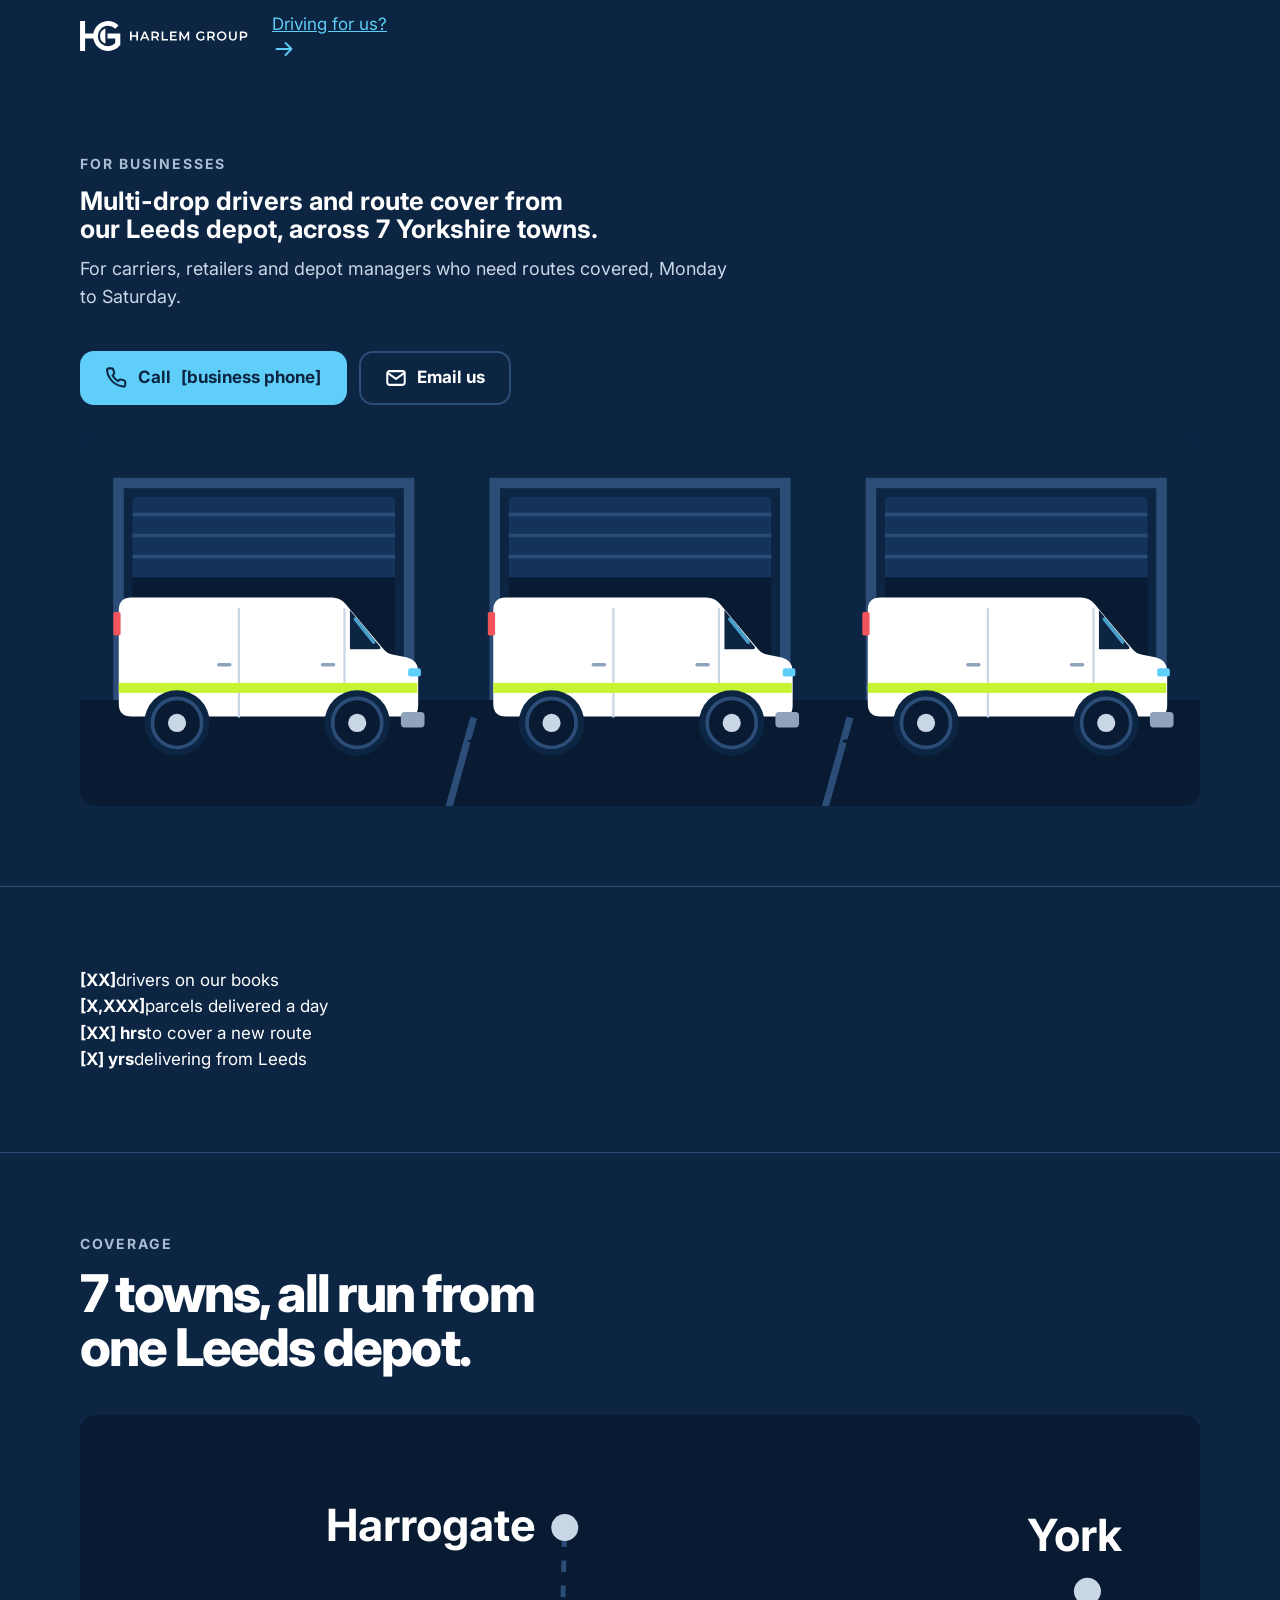
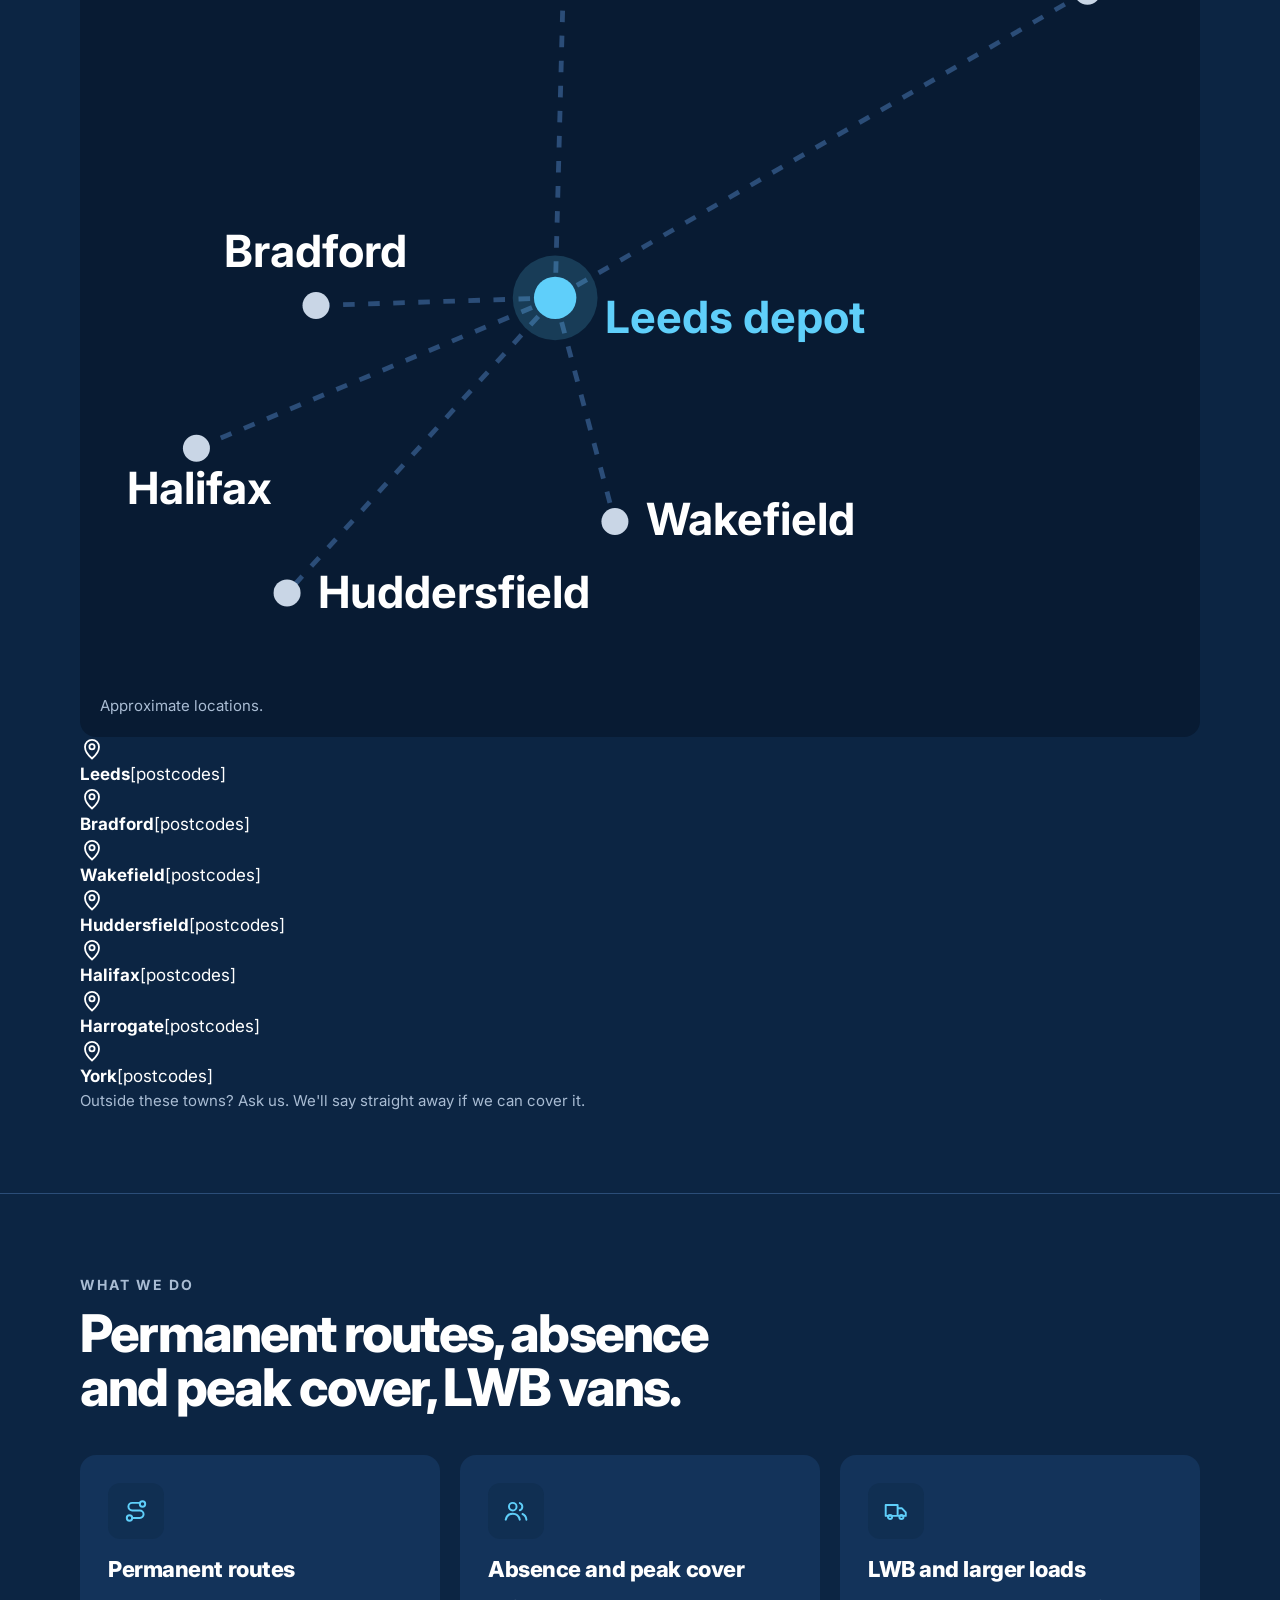
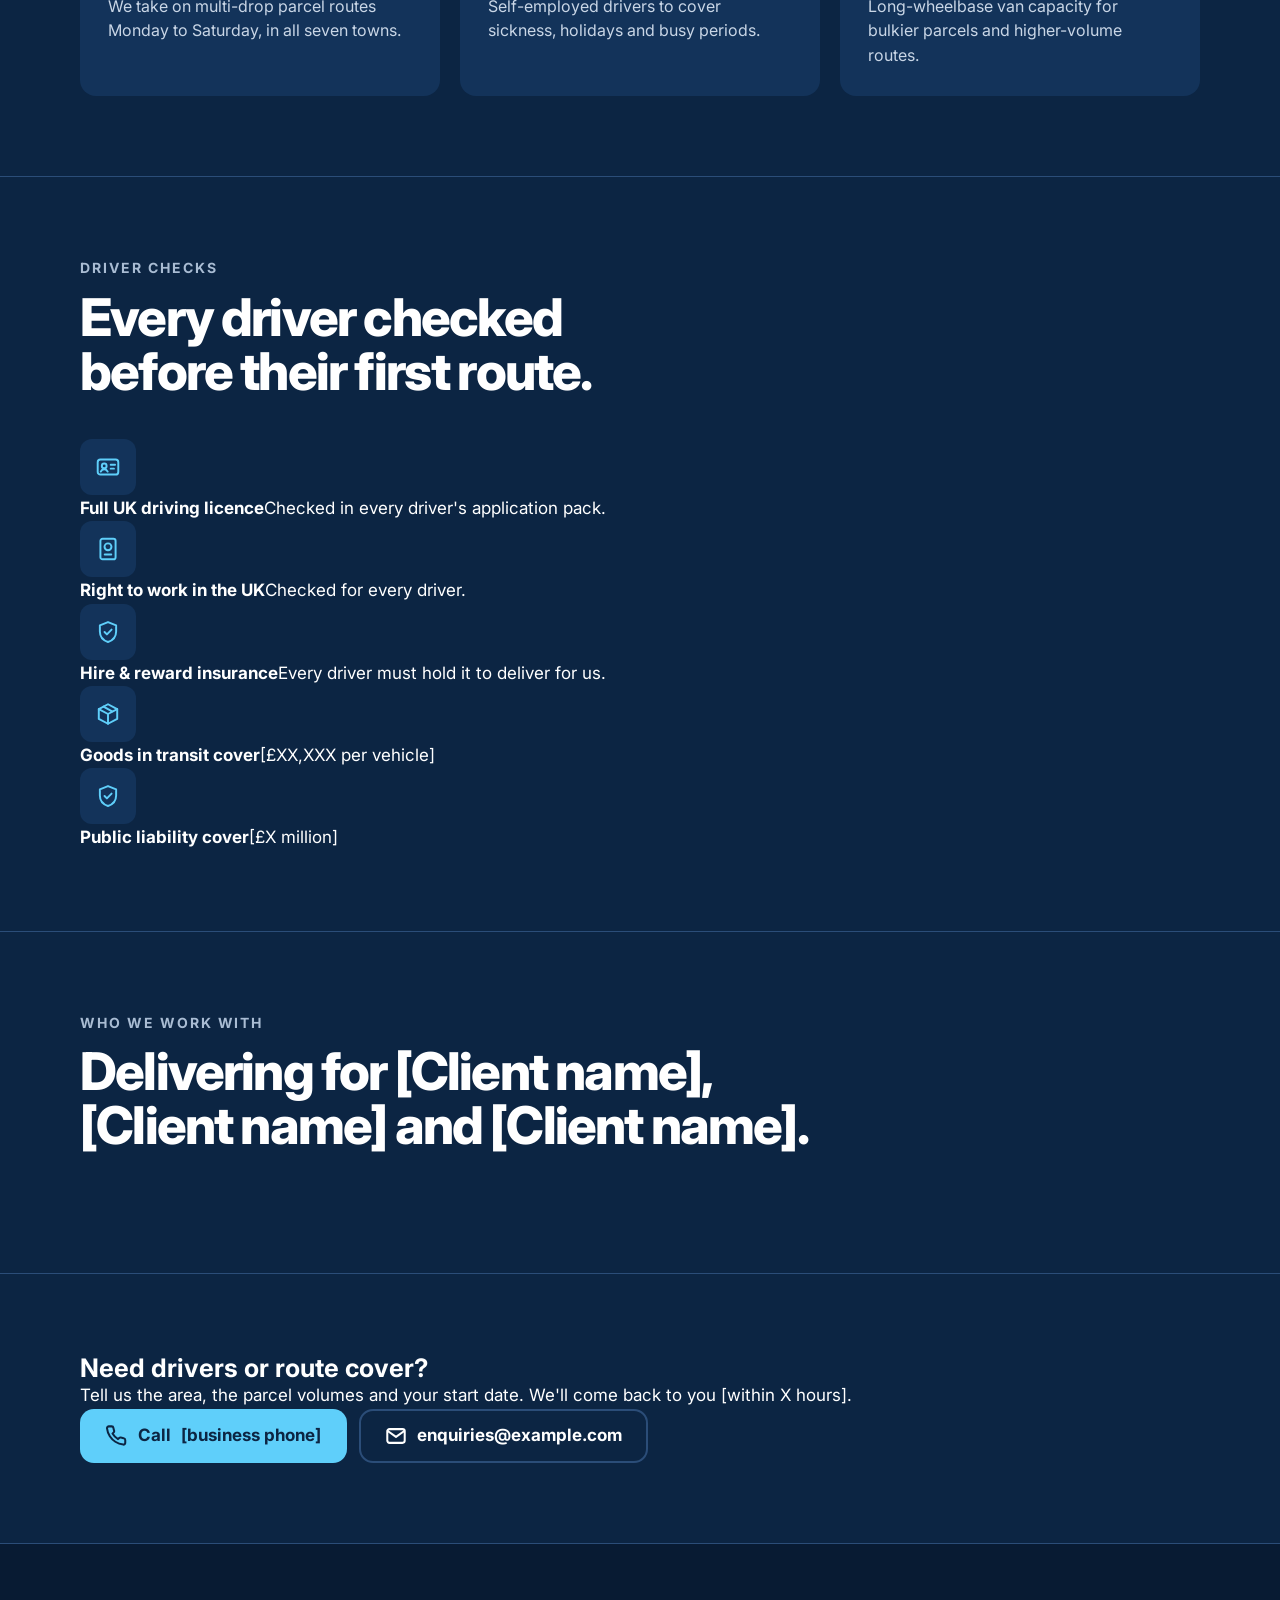
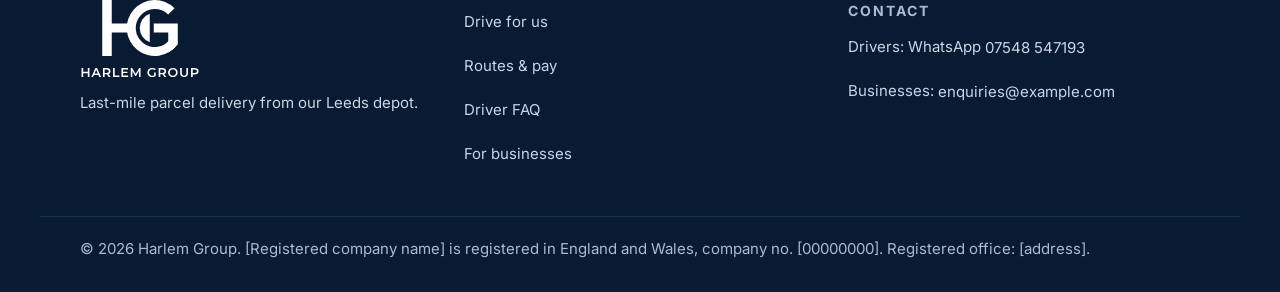
<file: business/index.html>
<!doctype html>
<html lang="en-GB">
<head>
<meta charset="utf-8">
<meta name="viewport" content="width=device-width, initial-scale=1, viewport-fit=cover">
<title>Multi-drop Drivers and Route Cover in Yorkshire · Harlem Group</title>
<meta name="description" content="Self-employed multi-drop drivers and route cover for carriers and retailers, from our Leeds depot across Leeds, Bradford, Wakefield, Huddersfield, Halifax, Harrogate and York.">
<meta name="theme-color" content="#0C2543">
<link rel="icon" href="../assets/img/favicon.svg" type="image/svg+xml">
<!-- If you move to your own domain, change these three GitHub Pages URLs to it. -->
<link rel="canonical" href="https://2rmk4dsfrm-star.github.io/harlem/business/">
<meta property="og:url" content="https://2rmk4dsfrm-star.github.io/harlem/business/">
<meta property="og:type" content="website">
<meta property="og:title" content="Multi-drop drivers and route cover across Yorkshire · Harlem Group">
<meta property="og:description" content="Permanent routes, absence and peak cover, and LWB capacity from our Leeds depot.">
<meta property="og:image" content="https://2rmk4dsfrm-star.github.io/harlem/assets/img/og-image.png">
<meta property="og:image:width" content="1200">
<meta property="og:image:height" content="630">
<meta name="twitter:card" content="summary_large_image">
<link rel="preconnect" href="https://fonts.googleapis.com">
<link rel="preconnect" href="https://fonts.gstatic.com" crossorigin>
<link rel="stylesheet" href="https://fonts.googleapis.com/css2?family=Inter:wght@400;500;600;700;800;900&display=swap">
<link rel="stylesheet" href="../assets/css/styles.css">
</head>
<body class="biz-page">
<a class="skip" href="#main">Skip to content</a>

<svg width="0" height="0" style="position:absolute" aria-hidden="true" focusable="false">
  <symbol id="i-calendar" viewBox="0 0 24 24"><rect x="3.5" y="5" width="17" height="15.5" rx="2"/><path d="M16 3v4M8 3v4M3.5 10h17"/></symbol>
  <symbol id="i-wallet" viewBox="0 0 24 24"><rect x="2.5" y="5.5" width="19" height="14" rx="2.5"/><path d="M2.5 10h19M15.5 15h2.5"/></symbol>
  <symbol id="i-pin" viewBox="0 0 24 24"><path d="M12 21.5s-7-6.1-7-11.6a7 7 0 0 1 14 0c0 5.5-7 11.6-7 11.6z"/><circle cx="12" cy="9.8" r="2.6"/></symbol>
  <symbol id="i-bolt" viewBox="0 0 24 24"><path d="M13.5 2.5 4.5 14h7l-1 7.5 9-11.5h-7l1-7.5z"/></symbol>
  <!-- WhatsApp glyph (Simple Icons, CC0). WhatsApp allows its logo on "message us" buttons. -->
  <symbol id="i-wa" viewBox="0 0 24 24"><path d="M17.472 14.382c-.297-.149-1.758-.867-2.03-.967-.273-.099-.471-.148-.67.15-.197.297-.767.966-.94 1.164-.173.199-.347.223-.644.075-.297-.15-1.255-.463-2.39-1.475-.883-.788-1.48-1.761-1.653-2.059-.173-.297-.018-.458.13-.606.134-.133.298-.347.446-.52.149-.174.198-.298.298-.497.099-.198.05-.371-.025-.52-.075-.149-.669-1.612-.916-2.207-.242-.579-.487-.5-.669-.51-.173-.008-.371-.01-.57-.01-.198 0-.52.074-.792.372-.272.297-1.04 1.016-1.04 2.479 0 1.462 1.065 2.875 1.213 3.074.149.198 2.096 3.2 5.077 4.487.709.306 1.262.489 1.694.625.712.227 1.36.195 1.871.118.571-.085 1.758-.719 2.006-1.413.248-.694.248-1.289.173-1.413-.074-.124-.272-.198-.57-.347m-5.421 7.403h-.004a9.87 9.87 0 01-5.031-1.378l-.361-.214-3.741.982.998-3.648-.235-.374a9.86 9.86 0 01-1.51-5.26c.001-5.45 4.436-9.884 9.888-9.884 2.64 0 5.122 1.03 6.988 2.898a9.825 9.825 0 012.893 6.994c-.003 5.45-4.437 9.884-9.885 9.884m8.413-18.297A11.815 11.815 0 0012.05 0C5.495 0 .16 5.335.157 11.892c0 2.096.547 4.142 1.588 5.945L.057 24l6.305-1.654a11.882 11.882 0 005.683 1.448h.005c6.554 0 11.89-5.335 11.893-11.893a11.821 11.821 0 00-3.48-8.413Z"/></symbol>
  <symbol id="i-box" viewBox="0 0 24 24"><path d="M20.5 7.5 12 3 3.5 7.5v9L12 21l8.5-4.5v-9z"/><path d="M3.5 7.5 12 12l8.5-4.5M12 12v9M7.8 5.2l8.4 4.6"/></symbol>
  <symbol id="i-van" viewBox="0 0 24 24"><path d="M2.5 6.5h11v10h-11zM13.5 9.5h4l3.5 3.8v3.2h-7.5"/><circle cx="6.5" cy="17.5" r="1.9"/><circle cx="17" cy="17.5" r="1.9"/></symbol>
  <symbol id="i-shield" viewBox="0 0 24 24"><path d="M12 2.8 4.5 5.8v5.7c0 4.9 3.3 8.3 7.5 9.7 4.2-1.4 7.5-4.8 7.5-9.7V5.8L12 2.8z"/><path d="m8.8 12 2.2 2.2 4.3-4.4"/></symbol>
  <symbol id="i-id" viewBox="0 0 24 24"><rect x="2.5" y="5" width="19" height="14" rx="2.5"/><circle cx="8.5" cy="11" r="2.2"/><path d="M5.3 16.2c.7-1.5 1.8-2.1 3.2-2.1s2.5.6 3.2 2.1M14.5 10h4M14.5 13.5h3"/></symbol>
  <symbol id="i-passport" viewBox="0 0 24 24"><rect x="5" y="2.5" width="14" height="19" rx="2"/><circle cx="12" cy="10" r="3.2"/><path d="M9 17h6"/></symbol>
  <symbol id="i-check" viewBox="0 0 24 24"><path d="M20 6.5 9.5 17 4 11.5"/></symbol>
  <symbol id="i-arrow" viewBox="0 0 24 24"><path d="M4.5 12h15M13.5 6l6 6-6 6"/></symbol>
  <symbol id="i-plus" viewBox="0 0 24 24"><path d="M12 5v14M5 12h14"/></symbol>
  <symbol id="i-route" viewBox="0 0 24 24"><circle cx="6" cy="18.5" r="2.5"/><circle cx="18" cy="5.5" r="2.5"/><path d="M8.5 18.5h7a3.5 3.5 0 0 0 0-7h-7a3.5 3.5 0 0 1 0-7h7"/></symbol>
  <symbol id="i-users" viewBox="0 0 24 24"><circle cx="9" cy="8" r="3.5"/><path d="M2.5 20c.8-3.6 3.3-5.5 6.5-5.5s5.7 1.9 6.5 5.5"/><path d="M15.5 4.7a3.5 3.5 0 0 1 0 6.6M18 14.8c2 .7 3.2 2.4 3.6 5.2"/></symbol>
  <symbol id="i-mail" viewBox="0 0 24 24"><rect x="2.5" y="4.5" width="19" height="15" rx="2.5"/><path d="m3 6.5 9 6.5 9-6.5"/></symbol>
  <symbol id="i-x" viewBox="0 0 24 24"><path d="M6 6l12 12M18 6 6 18"/></symbol>

  <symbol id="i-phone" viewBox="0 0 24 24"><path d="M21 16.4v3a2 2 0 0 1-2.2 2 19.8 19.8 0 0 1-8.6-3.1 19.5 19.5 0 0 1-6-6A19.8 19.8 0 0 1 1.1 3.7 2 2 0 0 1 3.1 1.5h3a2 2 0 0 1 2 1.7c.1 1 .4 1.9.7 2.8a2 2 0 0 1-.5 2.1L7.1 9.4a16 16 0 0 0 6 6l1.3-1.3a2 2 0 0 1 2.1-.4c.9.3 1.8.6 2.8.7a2 2 0 0 1 1.7 2z"/></symbol>
</svg>

<!--
  PLACEHOLDERS: every dummy value on this page is in [square brackets] and
  wrapped in <span class="ph">, which shows a dashed outline so it can't be
  missed. Search this file for  class="ph"  or  TODO-LAUNCH  to find them all.
  Replace the text and remove the span. Delete any line you don't have a real
  figure for rather than leaving a placeholder live.
-->

<header class="site-header" id="top">
  <div class="wrap header-in">
    <a class="brand" href="../" aria-label="Harlem Group, driver home page">
      <img src="../assets/img/logo-horizontal-white.svg" width="191" height="34" alt="Harlem Group">
    </a>
    <div class="header-cta">
      <a class="switch-link" href="../">Driving for us?<svg class="ic" aria-hidden="true"><use href="#i-arrow"/></svg></a>
    </div>
  </div>
</header>

<main id="main">

<!-- ============ HERO ============ -->
<section class="section biz-hero" aria-labelledby="biz-h">
  <div class="wrap">
    <div class="sec-head">
      <span class="label">For businesses</span>
      <h1 id="biz-h">Multi-drop drivers and route cover from our Leeds depot, across 7 Yorkshire towns.</h1>
      <p>For carriers, retailers and depot managers who need routes covered, Monday to Saturday.</p>
    </div>
    <div class="cta-row biz-hero-cta">
      <!-- TODO-LAUNCH: business phone number (tel: link and the text) -->
      <a class="btn sky" href="tel:+440000000000"><svg class="ic" aria-hidden="true"><use href="#i-phone"/></svg>Call <span class="ph">[business phone]</span></a>
      <!-- TODO-LAUNCH: replace the placeholder email address -->
      <a class="btn ghost" href="mailto:enquiries@example.com?subject=Delivery%20capacity%20enquiry"><svg class="ic" aria-hidden="true"><use href="#i-mail"/></svg>Email us</a>
    </div>
    <!-- PHOTO SLOT 4 -->
    <figure class="photo photo-wide photo-after">
      <img src="../assets/img/photos/vans-row.svg" width="640" height="300" alt="Row of Harlem Group vans parked at the Leeds depot" decoding="async">
    </figure>
  </div>
</section>

<!-- ============ NUMBERS ============ -->
<!-- TODO-LAUNCH: real figures. Delete any tile you can't back up. -->
<section class="section" id="numbers" aria-labelledby="num-h">
  <div class="wrap">
    <h2 id="num-h" class="sr">Harlem Group in numbers</h2>
    <ul class="stats">
      <li><b><span class="ph">[XX]</span></b><span>drivers on our books</span></li>
      <li><b><span class="ph">[X,XXX]</span></b><span>parcels delivered a day</span></li>
      <li><b><span class="ph">[XX] hrs</span></b><span>to cover a new route</span></li>
      <li><b><span class="ph">[X] yrs</span></b><span>delivering from Leeds</span></li>
    </ul>
  </div>
</section>

<!-- ============ COVERAGE ============ -->
<section class="section" id="coverage" aria-labelledby="cov-h">
  <div class="wrap">
    <div class="sec-head">
      <span class="label">Coverage</span>
      <h2 id="cov-h">7 towns, all run from one Leeds depot.</h2>
    </div>
    <div class="cov-grid">
      <figure class="map map-all">
        <svg viewBox="0 0 560 440" role="img" aria-labelledby="cov-map-t">
          <title id="cov-map-t">Map of the seven towns covered from the Leeds depot: Bradford, Leeds, Wakefield, Huddersfield, Halifax, Harrogate and York.</title>
          <g stroke="#2B4D78" stroke-width="2.5" stroke-dasharray="6 7" fill="none">
            <path d="M236 240 112 244M236 240 267 356M236 240 97 393M236 240 50 318M236 240 241 48M236 240 512 81"/>
          </g>
          <g fill="#C9D6E6"><circle cx="112" cy="244" r="7"/><circle cx="267" cy="356" r="7"/><circle cx="97" cy="393" r="7"/><circle cx="50" cy="318" r="7"/><circle cx="241" cy="48" r="7"/><circle cx="512" cy="81" r="7"/></g>
          <circle cx="236" cy="240" r="22" fill="#5FCFFA" opacity=".18"/>
          <circle cx="236" cy="240" r="11" fill="#5FCFFA"/>
          <g font-family="Inter, system-ui, sans-serif" font-size="23" font-weight="700" fill="#FFFFFF">
            <text x="112" y="224" text-anchor="middle">Bradford</text>
            <text x="283" y="363">Wakefield</text>
            <text x="113" y="401">Huddersfield</text>
            <text x="14" y="347">Halifax</text>
            <text x="226" y="55" text-anchor="end">Harrogate</text>
            <text x="530" y="60" text-anchor="end">York</text>
            <text x="262" y="258" fill="#5FCFFA">Leeds depot</text>
          </g>
        </svg>
        <figcaption>Approximate locations.</figcaption>
      </figure>
      <div class="cov-list">
        <ul class="town-list">
          <li><svg class="ic" aria-hidden="true"><use href="#i-pin"/></svg><b>Leeds</b><span class="ph">[postcodes]</span></li>
          <li><svg class="ic" aria-hidden="true"><use href="#i-pin"/></svg><b>Bradford</b><span class="ph">[postcodes]</span></li>
          <li><svg class="ic" aria-hidden="true"><use href="#i-pin"/></svg><b>Wakefield</b><span class="ph">[postcodes]</span></li>
          <li><svg class="ic" aria-hidden="true"><use href="#i-pin"/></svg><b>Huddersfield</b><span class="ph">[postcodes]</span></li>
          <li><svg class="ic" aria-hidden="true"><use href="#i-pin"/></svg><b>Halifax</b><span class="ph">[postcodes]</span></li>
          <li><svg class="ic" aria-hidden="true"><use href="#i-pin"/></svg><b>Harrogate</b><span class="ph">[postcodes]</span></li>
          <li><svg class="ic" aria-hidden="true"><use href="#i-pin"/></svg><b>York</b><span class="ph">[postcodes]</span></li>
        </ul>
        <p class="fine">Outside these towns? Ask us. We'll say straight away if we can cover it.</p>
      </div>
    </div>
  </div>
</section>

<!-- ============ SERVICES ============ -->
<section class="section" id="services" aria-labelledby="svc-h">
  <div class="wrap">
    <div class="sec-head">
      <span class="label">What we do</span>
      <h2 id="svc-h">Permanent routes, absence and peak cover, LWB vans.</h2>
    </div>
    <div class="biz-grid">
      <article class="biz-card">
        <span class="tile"><svg class="ic" aria-hidden="true"><use href="#i-route"/></svg></span>
        <h3>Permanent routes</h3>
        <p>We take on multi-drop parcel routes Monday to Saturday, in all seven towns.</p>
      </article>
      <article class="biz-card">
        <span class="tile"><svg class="ic" aria-hidden="true"><use href="#i-users"/></svg></span>
        <h3>Absence and peak cover</h3>
        <p>Self-employed drivers to cover sickness, holidays and busy periods.</p>
      </article>
      <article class="biz-card">
        <span class="tile"><svg class="ic" aria-hidden="true"><use href="#i-van"/></svg></span>
        <h3>LWB and larger loads</h3>
        <p>Long-wheelbase van capacity for bulkier parcels and higher-volume routes.</p>
      </article>
    </div>
  </div>
</section>

<!-- ============ DRIVER CHECKS ============ -->
<section class="section" id="checks" aria-labelledby="chk-h">
  <div class="wrap">
    <div class="sec-head">
      <span class="label">Driver checks</span>
      <h2 id="chk-h">Every driver checked before their first route.</h2>
    </div>
    <ul class="checklist">
      <li><span class="tile"><svg class="ic" aria-hidden="true"><use href="#i-id"/></svg></span><div><b>Full UK driving licence</b><span>Checked in every driver's application pack.</span></div></li>
      <li><span class="tile"><svg class="ic" aria-hidden="true"><use href="#i-passport"/></svg></span><div><b>Right to work in the UK</b><span>Checked for every driver.</span></div></li>
      <li><span class="tile"><svg class="ic" aria-hidden="true"><use href="#i-shield"/></svg></span><div><b>Hire &amp; reward insurance</b><span>Every driver must hold it to deliver for us.</span></div></li>
      <!-- TODO-LAUNCH: your own business cover. Delete these two lines if you don't want to show them. -->
      <li><span class="tile"><svg class="ic" aria-hidden="true"><use href="#i-box"/></svg></span><div><b>Goods in transit cover</b><span class="ph">[£XX,XXX per vehicle]</span></div></li>
      <li><span class="tile"><svg class="ic" aria-hidden="true"><use href="#i-shield"/></svg></span><div><b>Public liability cover</b><span class="ph">[£X million]</span></div></li>
    </ul>
  </div>
</section>

<!-- ============ CLIENTS ============ -->
<!-- TODO-LAUNCH: only name firms that have agreed to be shown. Delete this section if none have. -->
<section class="section" id="clients" aria-labelledby="cli-h">
  <div class="wrap">
    <div class="sec-head">
      <span class="label">Who we work with</span>
      <h2 id="cli-h">Delivering for <span class="ph">[Client name]</span>, <span class="ph">[Client name]</span> and <span class="ph">[Client name]</span>.</h2>
    </div>
  </div>
</section>

<!-- ============ ENQUIRE ============ -->
<section class="section enquire" id="enquire" aria-labelledby="enq-h">
  <div class="wrap">
    <div class="enq-panel">
      <h2 id="enq-h">Need drivers or route cover?</h2>
      <p>Tell us the area, the parcel volumes and your start date. We'll come back to you <span class="ph">[within X hours]</span>.</p>
      <div class="cta-row">
        <a class="btn sky" href="tel:+440000000000"><svg class="ic" aria-hidden="true"><use href="#i-phone"/></svg>Call <span class="ph">[business phone]</span></a>
        <a class="btn ghost" href="mailto:enquiries@example.com?subject=Delivery%20capacity%20enquiry"><svg class="ic" aria-hidden="true"><use href="#i-mail"/></svg>enquiries@example.com</a>
      </div>
    </div>
  </div>
</section>
</main>

<footer class="site-footer">
  <div class="wrap footer-in">
    <div class="f-brand">
      <img src="../assets/img/logo-stacked-white.svg" width="120" height="77" alt="Harlem Group">
      <p>Last-mile parcel delivery from our Leeds depot.</p>
    </div>
    <nav class="f-links" aria-label="Footer">
      <a href="../">Drive for us</a>
      <a href="../#routes">Routes &amp; pay</a>
      <a href="../#faq">Driver FAQ</a>
      <a href="./">For businesses</a>
    </nav>
    <div class="f-contact">
      <span class="label">Contact</span>
      <p>Drivers: WhatsApp <a href="https://wa.me/447548547193" target="_blank" rel="noopener">07548 547193</a></p>
      <p>Businesses: <a href="mailto:enquiries@example.com">enquiries@example.com</a></p>
    </div>
  </div>
  <div class="wrap legal">
    <!-- TODO-LAUNCH: fill in registered company details (Companies Act 2006 requires name, number and registered office on the website). -->
    <p>© 2026 Harlem Group. [Registered company name] is registered in England and Wales, company no. [00000000]. Registered office: [address].</p>
  </div>
</footer>

<!-- Phones: Call / Email bar instead of the driver WhatsApp bar. Hides at the enquiry panel. -->
<div class="mobile-bar biz-bar">
  <a class="btn sky" href="tel:+440000000000"><svg class="ic" aria-hidden="true"><use href="#i-phone"/></svg>Call</a>
  <a class="btn ghost" href="mailto:enquiries@example.com?subject=Delivery%20capacity%20enquiry"><svg class="ic" aria-hidden="true"><use href="#i-mail"/></svg>Email</a>
</div>

<script src="../assets/js/main.js" defer></script>
</body>
</html>
</file>
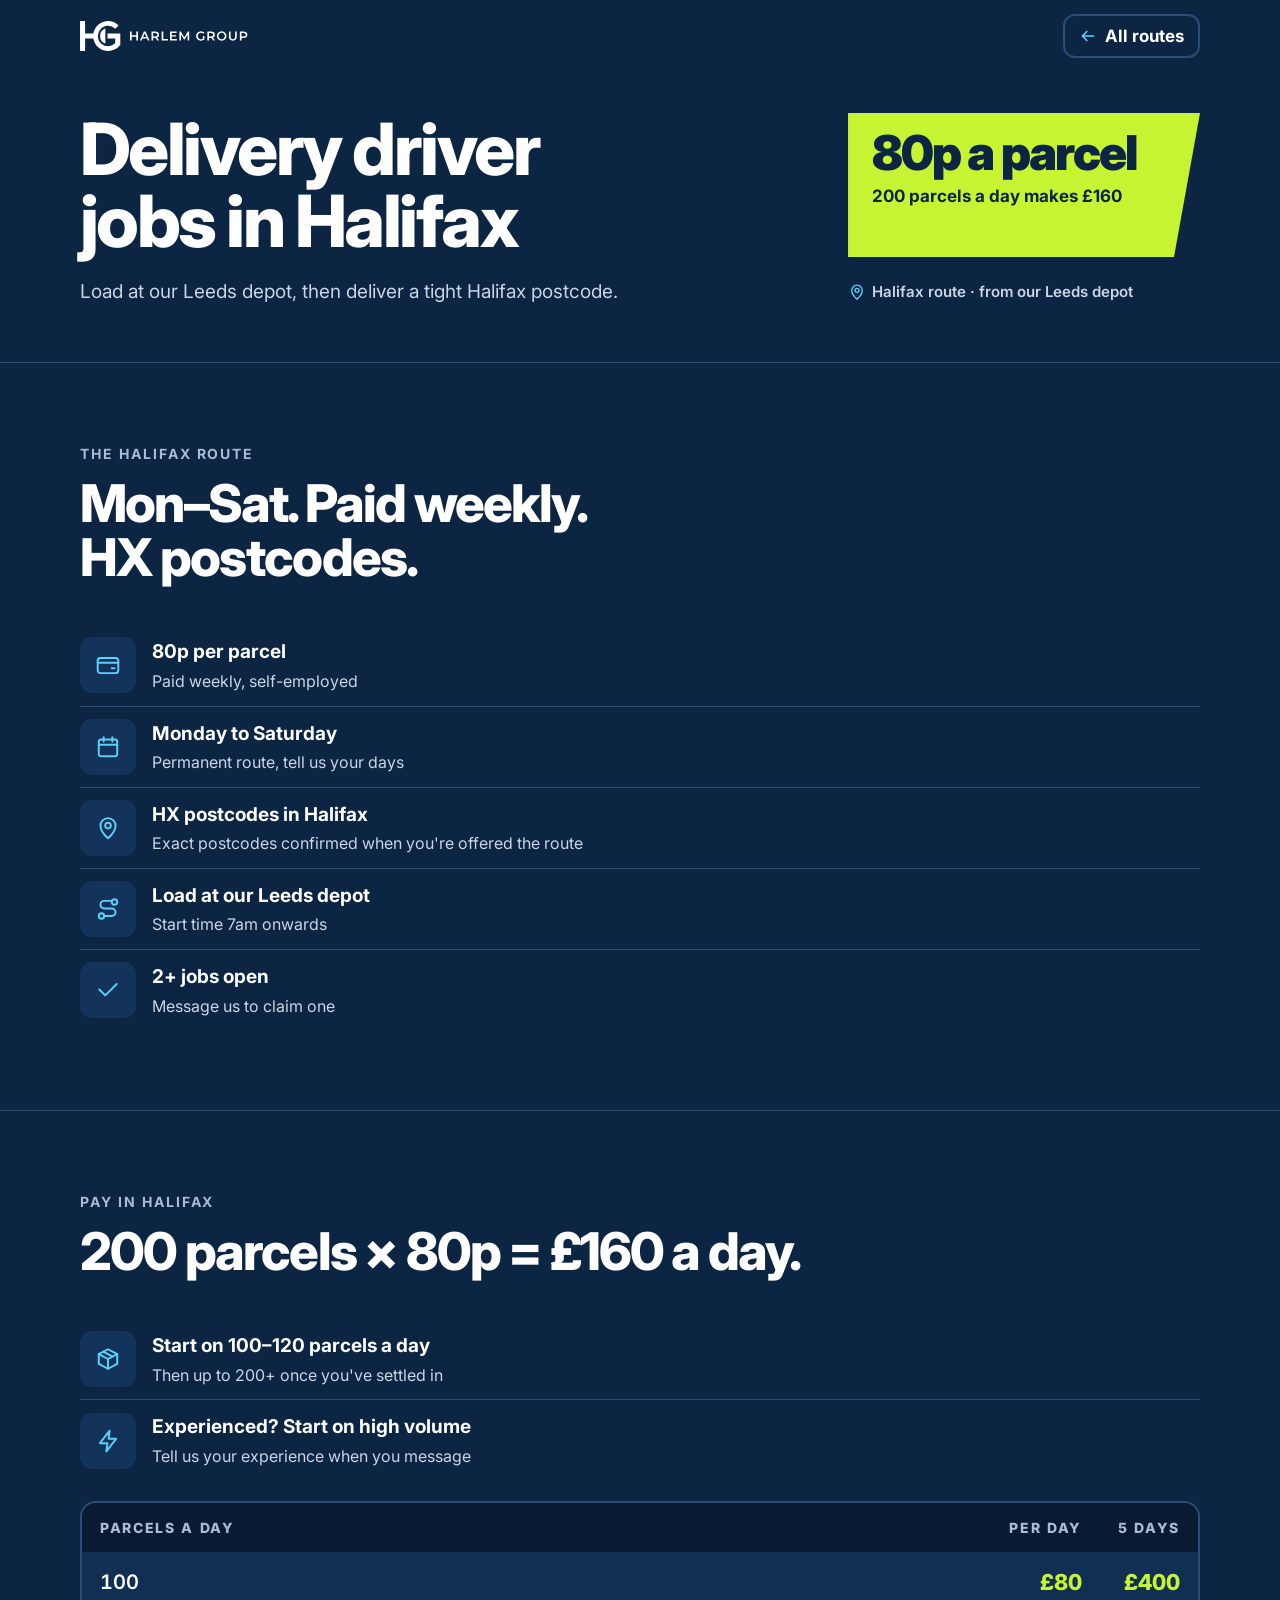
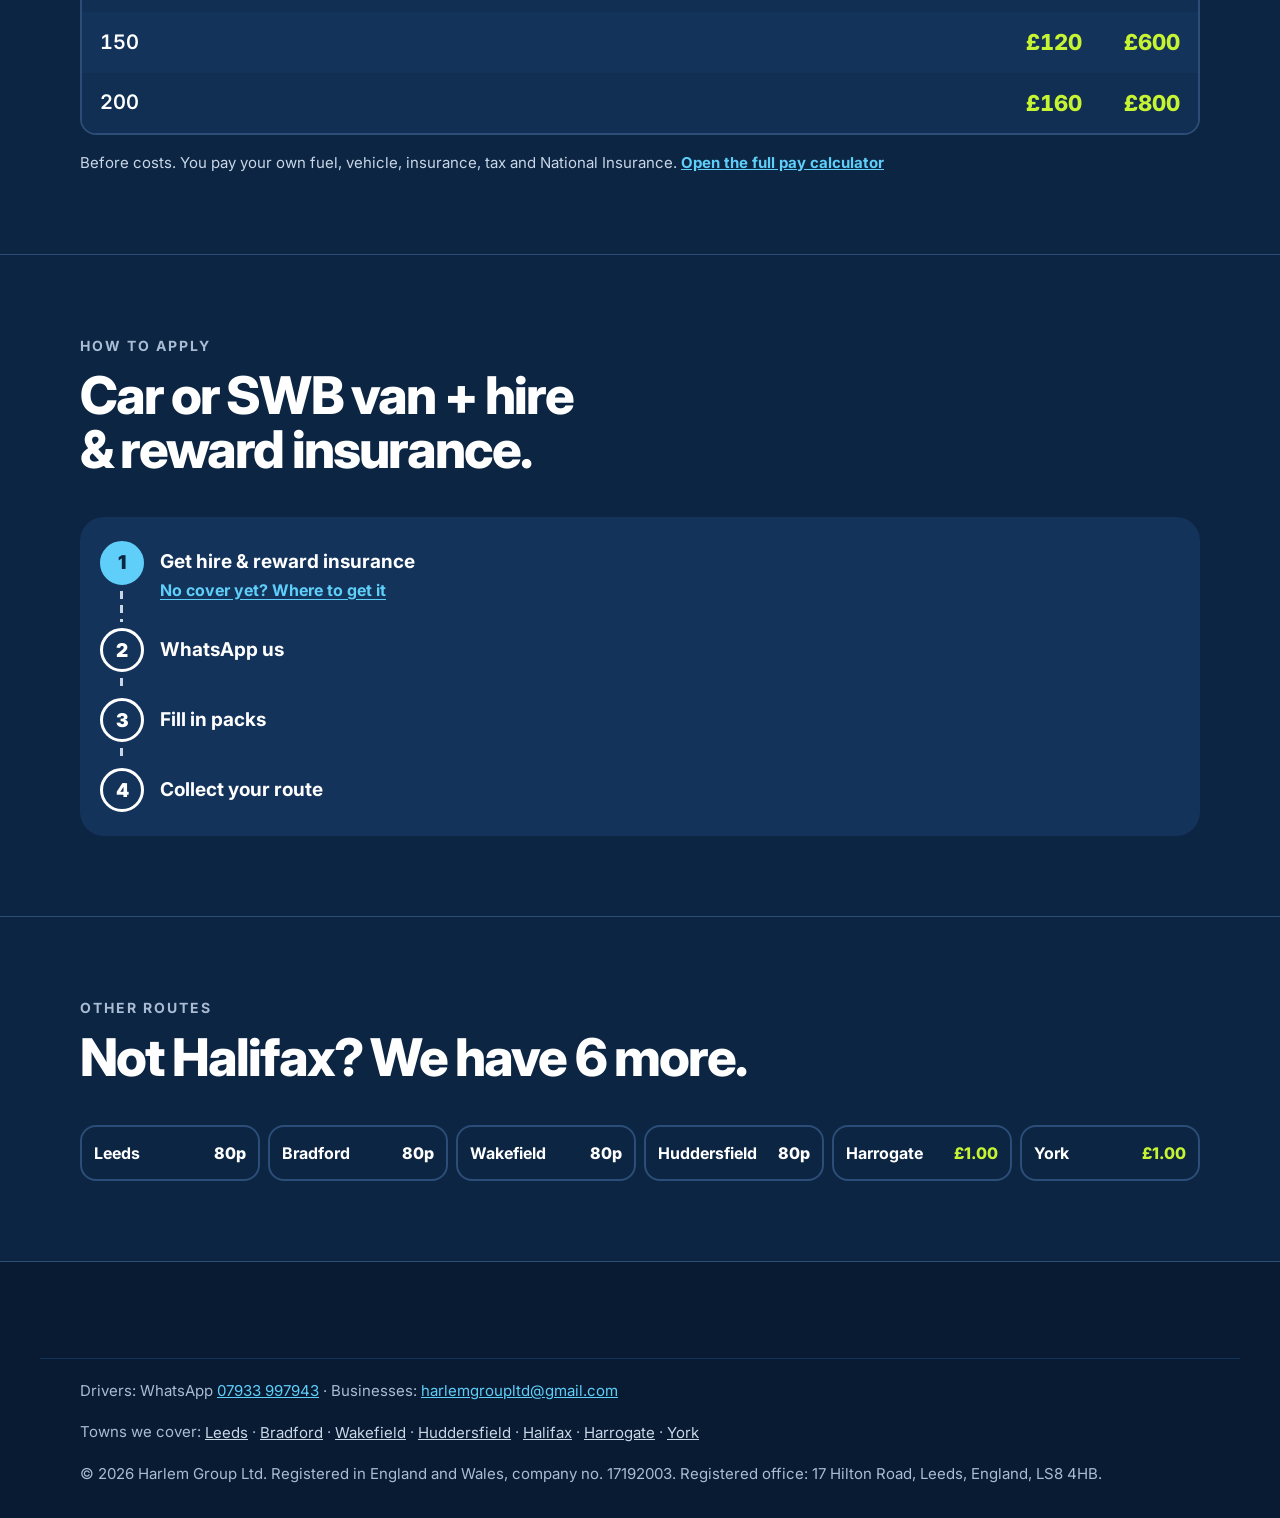
<file: halifax/index.html>
<!doctype html>
<html lang="en-GB">
<head>
<meta charset="utf-8">
<meta name="viewport" content="width=device-width, initial-scale=1, viewport-fit=cover">
<title>Delivery Driver Jobs in Halifax · 80p a parcel · Harlem Group</title>
<meta name="description" content="Self-employed multi-drop delivery driver jobs in Halifax (HX postcodes). 80p per parcel, paid weekly, Mon–Sat. Start at our Leeds depot. WhatsApp 07933 997943 to apply.">
<meta name="theme-color" content="#0C2543">
<link rel="icon" href="../assets/img/favicon.svg" type="image/svg+xml">
<link rel="canonical" href="https://harlemgroup.co.uk/halifax/">
<meta property="og:url" content="https://harlemgroup.co.uk/halifax/">
<meta property="og:title" content="Drivers wanted in Halifax · 80p a parcel · Harlem Group">
<meta property="og:image" content="https://harlemgroup.co.uk/assets/img/og-image.png?v=2">
<link rel="preconnect" href="https://fonts.googleapis.com">
<link rel="preconnect" href="https://fonts.gstatic.com" crossorigin>
<link rel="stylesheet" href="https://fonts.googleapis.com/css2?family=Inter:wght@400;500;600;700;800;900&display=swap">
<link rel="stylesheet" href="../assets/css/styles.css">
<script type="application/ld+json">
{
  "@context": "https://schema.org",
  "@graph": [
    {
      "@type": "JobPosting",
      "title": "Self-employed multi-drop delivery driver, Halifax",
      "description": "<p>Permanent Monday to Saturday parcel delivery route in Halifax (HX postcodes), starting from our Leeds depot.</p><p>Paid 80p per parcel, paid weekly. 200 parcels a day makes £160. Self-employed.</p><p>New drivers start on 100 to 120 parcels a day, rising to 200+ once you're settled in. Experienced parcel drivers can start on a high-volume route straight away.</p><p>You need a car or SWB van, hire &amp; reward insurance, a full UK driving licence with no more than 6 points and the right to work in the UK. Parcel experience preferred, not essential.</p><p>WhatsApp 07933 997943 to apply.</p>",
      "identifier": {
        "@type": "PropertyValue",
        "name": "Harlem Group",
        "value": "HG-HALIFAX"
      },
      "datePosted": "2026-11-23",
      "employmentType": "CONTRACTOR",
      "directApply": false,
      "hiringOrganization": {
        "@type": "Organization",
        "@id": "https://harlemgroup.co.uk/#org",
        "name": "Harlem Group",
        "sameAs": "https://harlemgroup.co.uk/",
        "logo": "https://harlemgroup.co.uk/assets/img/logo-mark-512.png"
      },
      "jobLocation": {
        "@type": "Place",
        "address": {
          "@type": "PostalAddress",
          "addressLocality": "Halifax",
          "addressRegion": "West Yorkshire",
          "addressCountry": "GB"
        }
      },
      "baseSalary": {
        "@type": "MonetaryAmount",
        "currency": "GBP",
        "value": {
          "@type": "QuantitativeValue",
          "minValue": 80,
          "maxValue": 160,
          "unitText": "DAY"
        }
      }
    },
    {
      "@type": "BreadcrumbList",
      "itemListElement": [
        {
          "@type": "ListItem",
          "position": 1,
          "name": "Routes",
          "item": "https://harlemgroup.co.uk/#routes"
        },
        {
          "@type": "ListItem",
          "position": 2,
          "name": "Halifax",
          "item": "https://harlemgroup.co.uk/halifax/"
        }
      ]
    }
  ]
}
</script>
</head>
<body class="town-page">
<a class="skip" href="#main">Skip to content</a>
<svg width="0" height="0" style="position:absolute" aria-hidden="true" focusable="false">
  <symbol id="i-calendar" viewBox="0 0 24 24"><rect x="3.5" y="5" width="17" height="15.5" rx="2"/><path d="M16 3v4M8 3v4M3.5 10h17"/></symbol>
  <symbol id="i-wallet" viewBox="0 0 24 24"><rect x="2.5" y="5.5" width="19" height="14" rx="2.5"/><path d="M2.5 10h19M15.5 15h2.5"/></symbol>
  <symbol id="i-pin" viewBox="0 0 24 24"><path d="M12 21.5s-7-6.1-7-11.6a7 7 0 0 1 14 0c0 5.5-7 11.6-7 11.6z"/><circle cx="12" cy="9.8" r="2.6"/></symbol>
  <symbol id="i-bolt" viewBox="0 0 24 24"><path d="M13.5 2.5 4.5 14h7l-1 7.5 9-11.5h-7l1-7.5z"/></symbol>
  <!-- WhatsApp glyph (Simple Icons, CC0). WhatsApp allows its logo on "message us" buttons. -->
  <symbol id="i-wa" viewBox="0 0 24 24"><path d="M17.472 14.382c-.297-.149-1.758-.867-2.03-.967-.273-.099-.471-.148-.67.15-.197.297-.767.966-.94 1.164-.173.199-.347.223-.644.075-.297-.15-1.255-.463-2.39-1.475-.883-.788-1.48-1.761-1.653-2.059-.173-.297-.018-.458.13-.606.134-.133.298-.347.446-.52.149-.174.198-.298.298-.497.099-.198.05-.371-.025-.52-.075-.149-.669-1.612-.916-2.207-.242-.579-.487-.5-.669-.51-.173-.008-.371-.01-.57-.01-.198 0-.52.074-.792.372-.272.297-1.04 1.016-1.04 2.479 0 1.462 1.065 2.875 1.213 3.074.149.198 2.096 3.2 5.077 4.487.709.306 1.262.489 1.694.625.712.227 1.36.195 1.871.118.571-.085 1.758-.719 2.006-1.413.248-.694.248-1.289.173-1.413-.074-.124-.272-.198-.57-.347m-5.421 7.403h-.004a9.87 9.87 0 01-5.031-1.378l-.361-.214-3.741.982.998-3.648-.235-.374a9.86 9.86 0 01-1.51-5.26c.001-5.45 4.436-9.884 9.888-9.884 2.64 0 5.122 1.03 6.988 2.898a9.825 9.825 0 012.893 6.994c-.003 5.45-4.437 9.884-9.885 9.884m8.413-18.297A11.815 11.815 0 0012.05 0C5.495 0 .16 5.335.157 11.892c0 2.096.547 4.142 1.588 5.945L.057 24l6.305-1.654a11.882 11.882 0 005.683 1.448h.005c6.554 0 11.89-5.335 11.893-11.893a11.821 11.821 0 00-3.48-8.413Z"/></symbol>
  <symbol id="i-box" viewBox="0 0 24 24"><path d="M20.5 7.5 12 3 3.5 7.5v9L12 21l8.5-4.5v-9z"/><path d="M3.5 7.5 12 12l8.5-4.5M12 12v9M7.8 5.2l8.4 4.6"/></symbol>
  <symbol id="i-van" viewBox="0 0 24 24"><path d="M2.5 6.5h11v10h-11zM13.5 9.5h4l3.5 3.8v3.2h-7.5"/><circle cx="6.5" cy="17.5" r="1.9"/><circle cx="17" cy="17.5" r="1.9"/></symbol>
  <symbol id="i-shield" viewBox="0 0 24 24"><path d="M12 2.8 4.5 5.8v5.7c0 4.9 3.3 8.3 7.5 9.7 4.2-1.4 7.5-4.8 7.5-9.7V5.8L12 2.8z"/><path d="m8.8 12 2.2 2.2 4.3-4.4"/></symbol>
  <symbol id="i-id" viewBox="0 0 24 24"><rect x="2.5" y="5" width="19" height="14" rx="2.5"/><circle cx="8.5" cy="11" r="2.2"/><path d="M5.3 16.2c.7-1.5 1.8-2.1 3.2-2.1s2.5.6 3.2 2.1M14.5 10h4M14.5 13.5h3"/></symbol>
  <symbol id="i-passport" viewBox="0 0 24 24"><rect x="5" y="2.5" width="14" height="19" rx="2"/><circle cx="12" cy="10" r="3.2"/><path d="M9 17h6"/></symbol>
  <symbol id="i-check" viewBox="0 0 24 24"><path d="M20 6.5 9.5 17 4 11.5"/></symbol>
  <symbol id="i-arrow" viewBox="0 0 24 24"><path d="M4.5 12h15M13.5 6l6 6-6 6"/></symbol>
  <symbol id="i-plus" viewBox="0 0 24 24"><path d="M12 5v14M5 12h14"/></symbol>
  <symbol id="i-route" viewBox="0 0 24 24"><circle cx="6" cy="18.5" r="2.5"/><circle cx="18" cy="5.5" r="2.5"/><path d="M8.5 18.5h7a3.5 3.5 0 0 0 0-7h-7a3.5 3.5 0 0 1 0-7h7"/></symbol>
  <symbol id="i-users" viewBox="0 0 24 24"><circle cx="9" cy="8" r="3.5"/><path d="M2.5 20c.8-3.6 3.3-5.5 6.5-5.5s5.7 1.9 6.5 5.5"/><path d="M15.5 4.7a3.5 3.5 0 0 1 0 6.6M18 14.8c2 .7 3.2 2.4 3.6 5.2"/></symbol>
  <symbol id="i-mail" viewBox="0 0 24 24"><rect x="2.5" y="4.5" width="19" height="15" rx="2.5"/><path d="m3 6.5 9 6.5 9-6.5"/></symbol>
  <symbol id="i-x" viewBox="0 0 24 24"><path d="M6 6l12 12M18 6 6 18"/></symbol>

</svg>

<header class="site-header" id="top">
  <div class="wrap header-in">
    <a class="brand" href="../" aria-label="Harlem Group home">
      <img src="../assets/img/logo-horizontal-white.svg" width="191" height="34" alt="Harlem Group">
    </a>
    <a class="back-link" href="../#routes"><svg class="ic" aria-hidden="true"><use href="#i-arrow"/></svg>All routes</a>
  </div>
</header>

<main id="main">
<section class="hero town-hero">
  <div class="wrap">
    <div class="eyebrow-row">
      <span class="where"><svg class="ic" aria-hidden="true"><use href="#i-pin"/></svg>Halifax route · from our Leeds depot</span>
    </div>
    <h1 class="town-title">Delivery driver jobs in Halifax</h1>
    <div class="banner"><b>80p a parcel</b><span>200 parcels a day makes £160</span></div>
    <p class="lead">Load at our Leeds depot, then deliver a tight Halifax postcode.</p>
  </div>
</section>

<section class="section" aria-labelledby="glance-h">
  <div class="wrap">
    <div class="sec-head"><span class="label">The Halifax route</span><h2 id="glance-h">Mon–Sat. Paid weekly. HX postcodes.</h2></div>
    <ul class="ticks">
      <li><span class="tile" aria-hidden="true"><svg class="ic"><use href="#i-wallet"/></svg></span><div><b>80p per parcel</b><small>Paid weekly, self-employed</small></div></li>
      <li><span class="tile" aria-hidden="true"><svg class="ic"><use href="#i-calendar"/></svg></span><div><b>Monday to Saturday</b><small>Permanent route, tell us your days</small></div></li>
      <li><span class="tile" aria-hidden="true"><svg class="ic"><use href="#i-pin"/></svg></span><div><b>HX postcodes in Halifax</b><small>Exact postcodes confirmed when you're offered the route</small></div></li>
      <li><span class="tile" aria-hidden="true"><svg class="ic"><use href="#i-route"/></svg></span><div><b>Load at our Leeds depot</b><small>Start time 7am onwards</small></div></li>
      <li><span class="tile" aria-hidden="true"><svg class="ic"><use href="#i-check"/></svg></span><div><b>2+ jobs open</b><small>Message us to claim one</small></div></li>
    </ul>
  </div>
</section>

<section class="section" aria-labelledby="pay-h">
  <div class="wrap">
    <div class="sec-head"><span class="label">Pay in Halifax</span><h2 id="pay-h">200 parcels × 80p = £160 a day.</h2></div>
    <ul class="ticks ramp">
      <li><span class="tile" aria-hidden="true"><svg class="ic"><use href="#i-box"/></svg></span><div><b>Start on 100–120 parcels a day</b><small>Then up to 200+ once you've settled in</small></div></li>
      <li><span class="tile" aria-hidden="true"><svg class="ic"><use href="#i-bolt"/></svg></span><div><b>Experienced? Start on high volume</b><small>Tell us your experience when you message</small></div></li>
    </ul>
    <div class="route-table-wrap">
      <table class="rtable town-pay">
        <caption class="sr">What you could earn on the Halifax route</caption>
        <thead><tr><th scope="col">Parcels a day</th><th scope="col" class="num">Per day</th><th scope="col" class="num">5 days</th></tr></thead>
        <tbody><tr><th scope="row">100</th><td class="num">£80</td><td class="num">£400</td></tr><tr><th scope="row">150</th><td class="num">£120</td><td class="num">£600</td></tr><tr><th scope="row">200</th><td class="num">£160</td><td class="num">£800</td></tr></tbody>
      </table>
    </div>
    <p class="small-print">Before costs. You pay your own fuel, vehicle, insurance, tax and National Insurance. <a href="../#calculator">Open the full pay calculator</a></p>
  </div>
</section>

<section class="section" aria-labelledby="apply-h">
  <div class="wrap">
    <div class="sec-head"><span class="label">How to apply</span><h2 id="apply-h">Car or SWB van + hire &amp; reward insurance.</h2></div>
    <ol class="track">
      <li class="go"><span class="d" aria-hidden="true">1</span><div><b>Get hire &amp; reward insurance</b><small><a href="../#get-cover">No cover yet? Where to get it</a></small></div></li>
      <li><span class="d" aria-hidden="true">2</span><div><b>WhatsApp us</b></div></li>
      <li><span class="d" aria-hidden="true">3</span><div><b>Fill in packs</b></div></li>
      <li><span class="d" aria-hidden="true">4</span><div><b>Collect your route</b></div></li>
    </ol>
  </div>
</section>

<section class="section" aria-labelledby="other-h">
  <div class="wrap">
    <div class="sec-head"><span class="label">Other routes</span><h2 id="other-h">Not Halifax? We have 6 more.</h2></div>
    <ul class="town-links"><li><a href="../leeds/"><b>Leeds</b><span class="">80p</span></a></li><li><a href="../bradford/"><b>Bradford</b><span class="">80p</span></a></li><li><a href="../wakefield/"><b>Wakefield</b><span class="">80p</span></a></li><li><a href="../huddersfield/"><b>Huddersfield</b><span class="">80p</span></a></li><li><a href="../harrogate/"><b>Harrogate</b><span class="up">£1.00</span></a></li><li><a href="../york/"><b>York</b><span class="up">£1.00</span></a></li></ul>
  </div>
</section>
</main>

<footer class="site-footer">
  <div class="wrap legal">
    <p>Drivers: WhatsApp <a href="https://wa.me/447933997943" target="_blank" rel="noopener">07933 997943</a> · Businesses: <a href="mailto:harlemgroupltd@gmail.com">harlemgroupltd@gmail.com</a></p>
    <p class="f-towns">Towns we cover: <a href="../leeds/">Leeds</a> · <a href="../bradford/">Bradford</a> · <a href="../wakefield/">Wakefield</a> · <a href="../huddersfield/">Huddersfield</a> · <a href="../halifax/">Halifax</a> · <a href="../harrogate/">Harrogate</a> · <a href="../york/">York</a></p>
    <p>© 2026 Harlem Group Ltd. Registered in England and Wales, company no. 17192003. Registered office: 17 Hilton Road, Leeds, England, LS8 4HB.</p>
  </div>
</footer>

<div class="mobile-bar">
  <a class="btn sky" href="https://wa.me/447933997943" data-wa="Hi Harlem Group, I&#x27;d like to apply for the Halifax route (80p per parcel).
Vehicle: 
I live in: " target="_blank" rel="noopener"><svg class="ic wa" aria-hidden="true"><use href="#i-wa"/></svg>WhatsApp about Halifax</a>
</div>
<script src="../assets/js/main.js" defer></script>
</body>
</html>
</file>
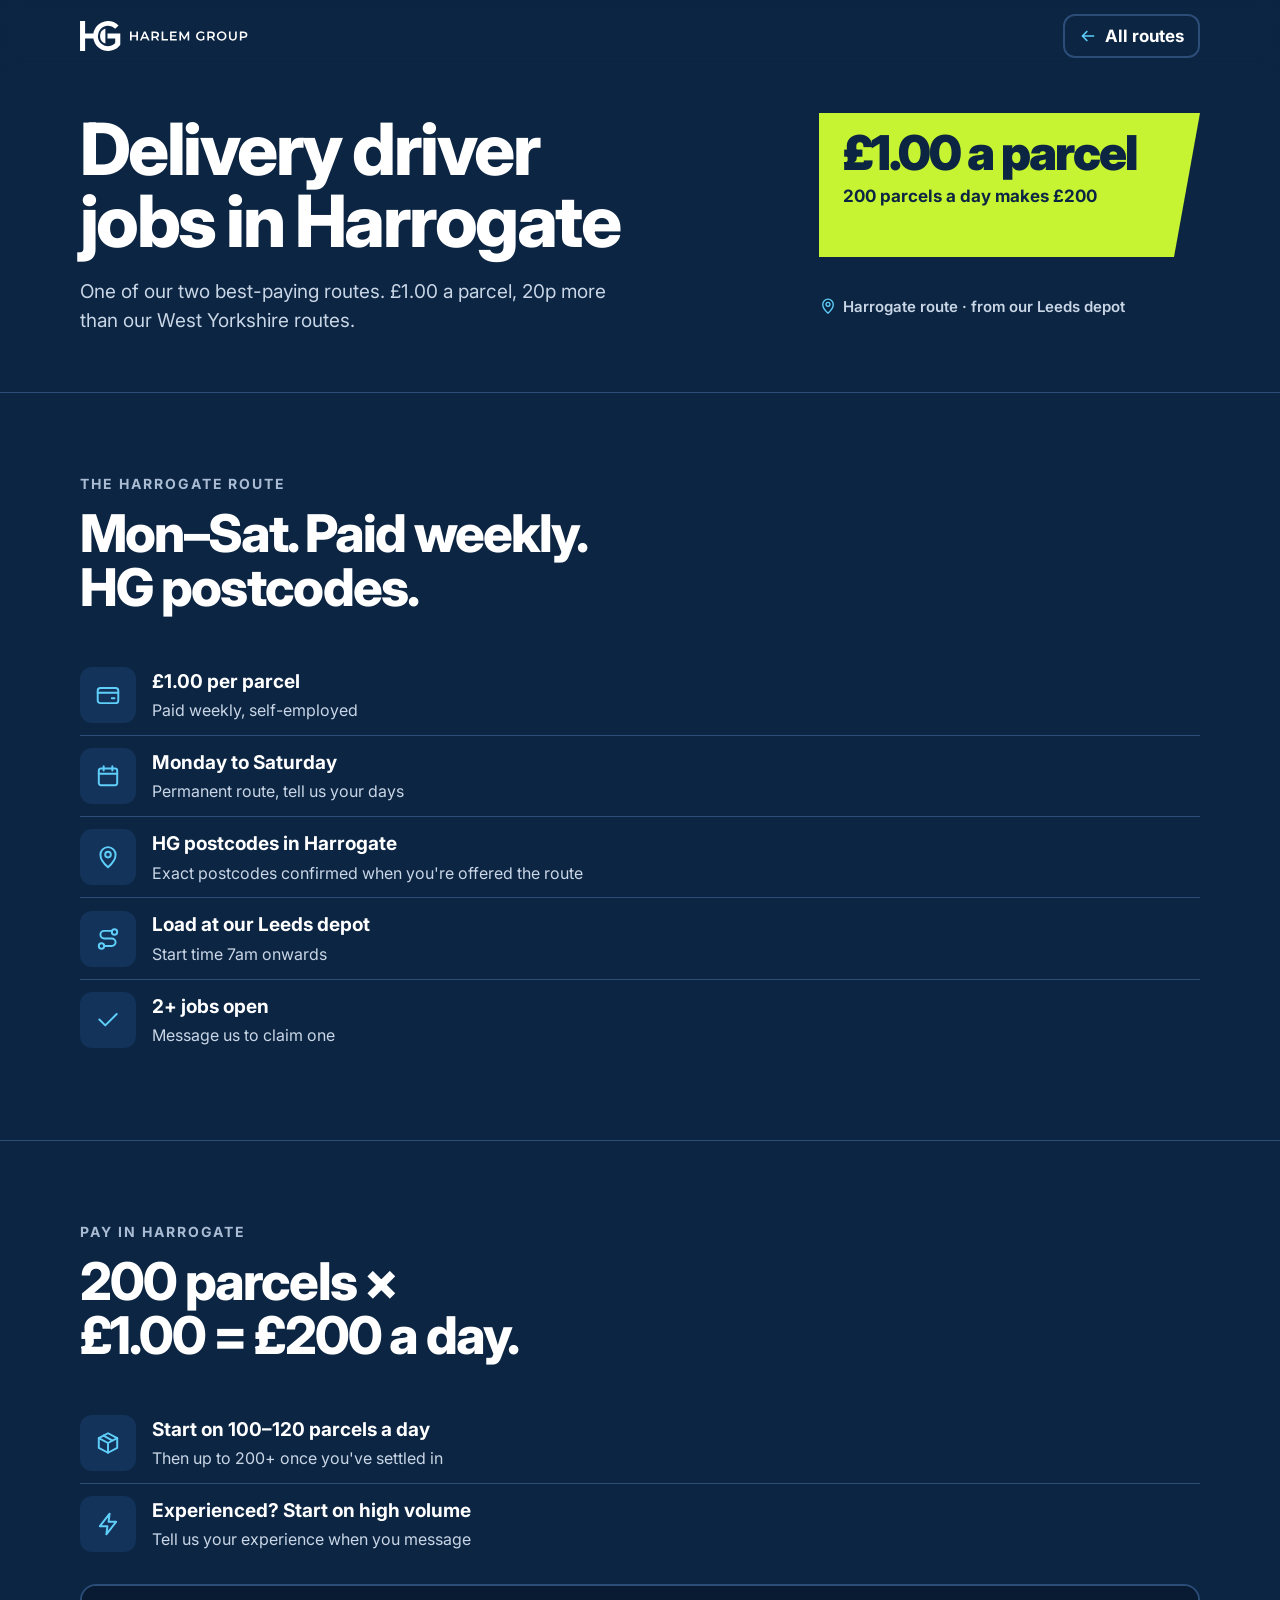
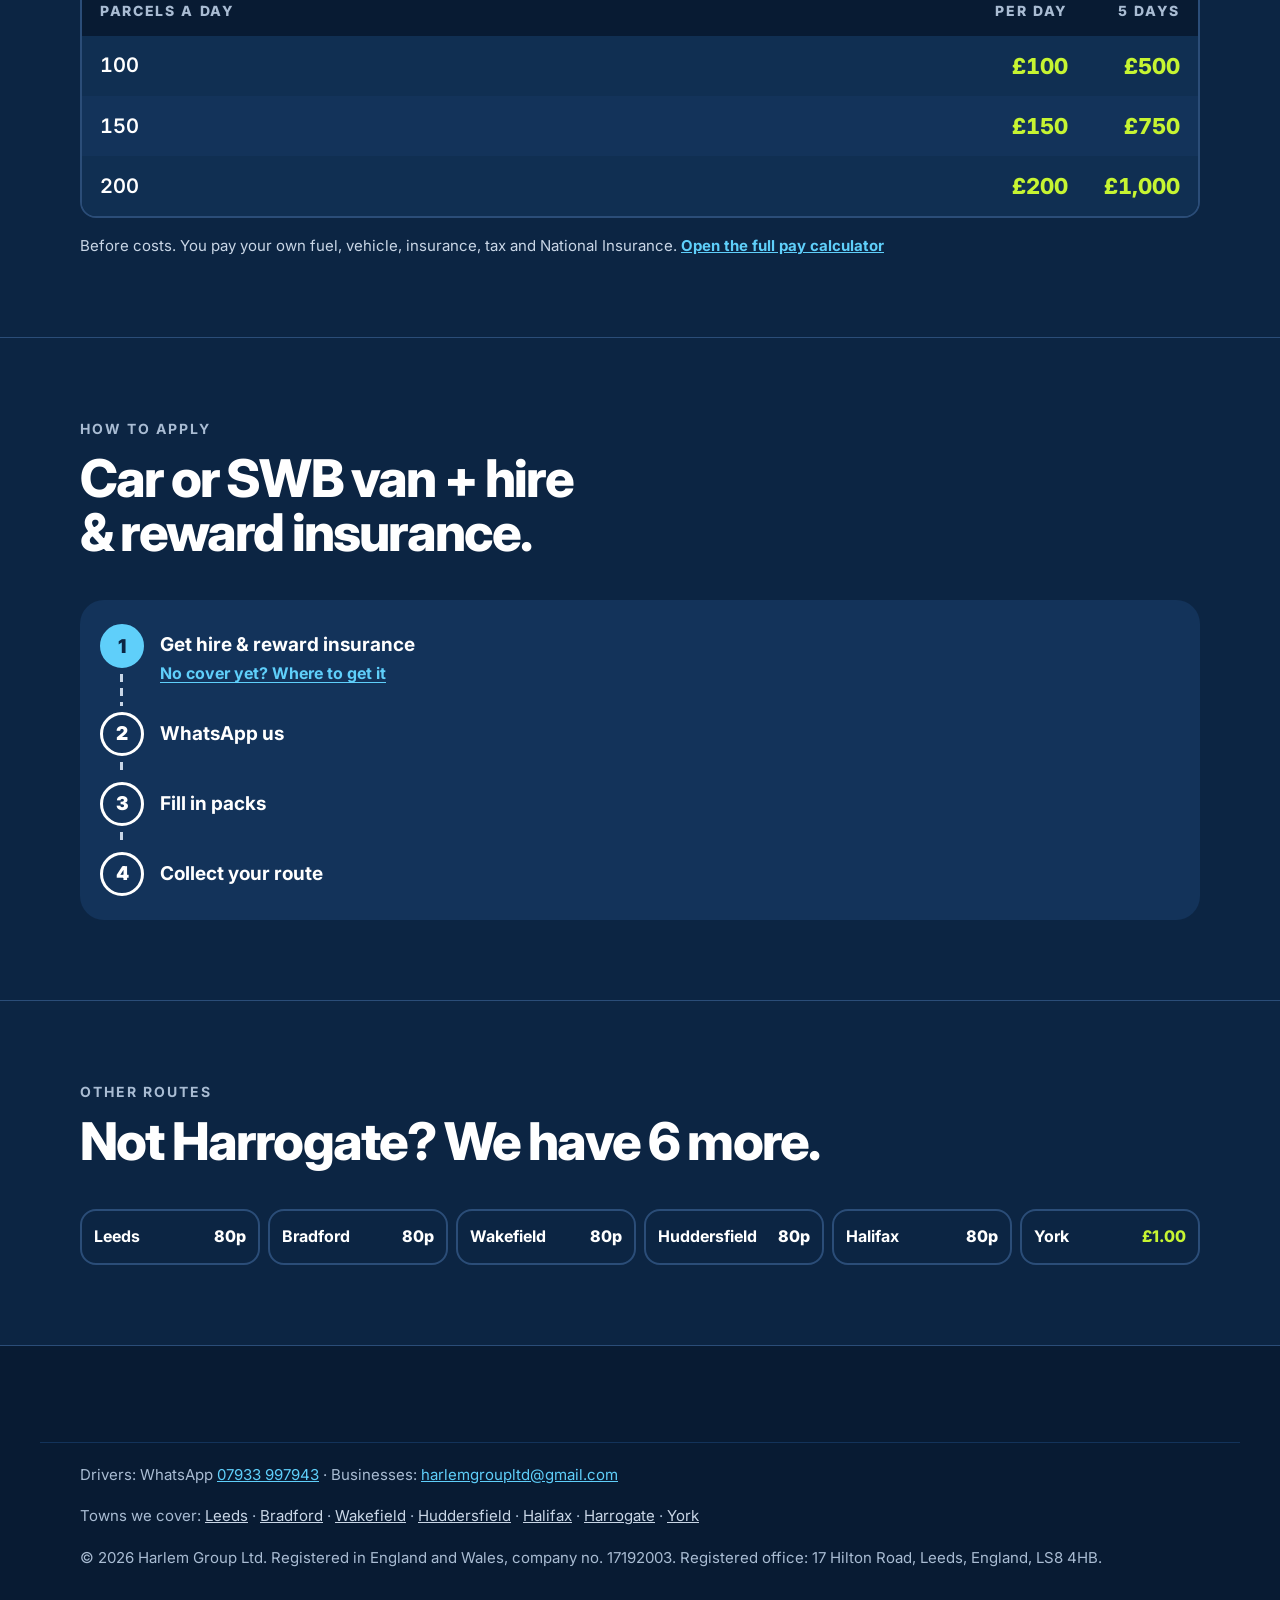
<file: harrogate/index.html>
<!doctype html>
<html lang="en-GB">
<head>
<meta charset="utf-8">
<meta name="viewport" content="width=device-width, initial-scale=1, viewport-fit=cover">
<title>Delivery Driver Jobs in Harrogate · £1.00 a parcel · Harlem Group</title>
<meta name="description" content="Self-employed multi-drop delivery driver jobs in Harrogate (HG postcodes). £1.00 per parcel, paid weekly, Mon–Sat. Start at our Leeds depot. WhatsApp 07933 997943 to apply.">
<meta name="theme-color" content="#0C2543">
<link rel="icon" href="../assets/img/favicon.svg" type="image/svg+xml">
<link rel="canonical" href="https://harlemgroup.co.uk/harrogate/">
<meta property="og:url" content="https://harlemgroup.co.uk/harrogate/">
<meta property="og:title" content="Drivers wanted in Harrogate · £1.00 a parcel · Harlem Group">
<meta property="og:image" content="https://harlemgroup.co.uk/assets/img/og-image.png?v=2">
<link rel="preconnect" href="https://fonts.googleapis.com">
<link rel="preconnect" href="https://fonts.gstatic.com" crossorigin>
<link rel="stylesheet" href="https://fonts.googleapis.com/css2?family=Inter:wght@400;500;600;700;800;900&display=swap">
<link rel="stylesheet" href="../assets/css/styles.css">
<script type="application/ld+json">
{
  "@context": "https://schema.org",
  "@graph": [
    {
      "@type": "JobPosting",
      "title": "Self-employed multi-drop delivery driver, Harrogate",
      "description": "<p>Permanent Monday to Saturday parcel delivery route in Harrogate (HG postcodes), starting from our Leeds depot.</p><p>Paid £1.00 per parcel, paid weekly. 200 parcels a day makes £200. Self-employed.</p><p>New drivers start on 100 to 120 parcels a day, rising to 200+ once you're settled in. Experienced parcel drivers can start on a high-volume route straight away.</p><p>You need a car or SWB van, hire &amp; reward insurance, a full UK driving licence with no more than 6 points and the right to work in the UK. Parcel experience preferred, not essential.</p><p>WhatsApp 07933 997943 to apply.</p>",
      "identifier": {
        "@type": "PropertyValue",
        "name": "Harlem Group",
        "value": "HG-HARROGATE"
      },
      "datePosted": "2026-11-23",
      "employmentType": "CONTRACTOR",
      "directApply": false,
      "hiringOrganization": {
        "@type": "Organization",
        "@id": "https://harlemgroup.co.uk/#org",
        "name": "Harlem Group",
        "sameAs": "https://harlemgroup.co.uk/",
        "logo": "https://harlemgroup.co.uk/assets/img/logo-mark-512.png"
      },
      "jobLocation": {
        "@type": "Place",
        "address": {
          "@type": "PostalAddress",
          "addressLocality": "Harrogate",
          "addressRegion": "North Yorkshire",
          "addressCountry": "GB"
        }
      },
      "baseSalary": {
        "@type": "MonetaryAmount",
        "currency": "GBP",
        "value": {
          "@type": "QuantitativeValue",
          "minValue": 100,
          "maxValue": 200,
          "unitText": "DAY"
        }
      }
    },
    {
      "@type": "BreadcrumbList",
      "itemListElement": [
        {
          "@type": "ListItem",
          "position": 1,
          "name": "Routes",
          "item": "https://harlemgroup.co.uk/#routes"
        },
        {
          "@type": "ListItem",
          "position": 2,
          "name": "Harrogate",
          "item": "https://harlemgroup.co.uk/harrogate/"
        }
      ]
    }
  ]
}
</script>
</head>
<body class="town-page">
<a class="skip" href="#main">Skip to content</a>
<svg width="0" height="0" style="position:absolute" aria-hidden="true" focusable="false">
  <symbol id="i-calendar" viewBox="0 0 24 24"><rect x="3.5" y="5" width="17" height="15.5" rx="2"/><path d="M16 3v4M8 3v4M3.5 10h17"/></symbol>
  <symbol id="i-wallet" viewBox="0 0 24 24"><rect x="2.5" y="5.5" width="19" height="14" rx="2.5"/><path d="M2.5 10h19M15.5 15h2.5"/></symbol>
  <symbol id="i-pin" viewBox="0 0 24 24"><path d="M12 21.5s-7-6.1-7-11.6a7 7 0 0 1 14 0c0 5.5-7 11.6-7 11.6z"/><circle cx="12" cy="9.8" r="2.6"/></symbol>
  <symbol id="i-bolt" viewBox="0 0 24 24"><path d="M13.5 2.5 4.5 14h7l-1 7.5 9-11.5h-7l1-7.5z"/></symbol>
  <!-- WhatsApp glyph (Simple Icons, CC0). WhatsApp allows its logo on "message us" buttons. -->
  <symbol id="i-wa" viewBox="0 0 24 24"><path d="M17.472 14.382c-.297-.149-1.758-.867-2.03-.967-.273-.099-.471-.148-.67.15-.197.297-.767.966-.94 1.164-.173.199-.347.223-.644.075-.297-.15-1.255-.463-2.39-1.475-.883-.788-1.48-1.761-1.653-2.059-.173-.297-.018-.458.13-.606.134-.133.298-.347.446-.52.149-.174.198-.298.298-.497.099-.198.05-.371-.025-.52-.075-.149-.669-1.612-.916-2.207-.242-.579-.487-.5-.669-.51-.173-.008-.371-.01-.57-.01-.198 0-.52.074-.792.372-.272.297-1.04 1.016-1.04 2.479 0 1.462 1.065 2.875 1.213 3.074.149.198 2.096 3.2 5.077 4.487.709.306 1.262.489 1.694.625.712.227 1.36.195 1.871.118.571-.085 1.758-.719 2.006-1.413.248-.694.248-1.289.173-1.413-.074-.124-.272-.198-.57-.347m-5.421 7.403h-.004a9.87 9.87 0 01-5.031-1.378l-.361-.214-3.741.982.998-3.648-.235-.374a9.86 9.86 0 01-1.51-5.26c.001-5.45 4.436-9.884 9.888-9.884 2.64 0 5.122 1.03 6.988 2.898a9.825 9.825 0 012.893 6.994c-.003 5.45-4.437 9.884-9.885 9.884m8.413-18.297A11.815 11.815 0 0012.05 0C5.495 0 .16 5.335.157 11.892c0 2.096.547 4.142 1.588 5.945L.057 24l6.305-1.654a11.882 11.882 0 005.683 1.448h.005c6.554 0 11.89-5.335 11.893-11.893a11.821 11.821 0 00-3.48-8.413Z"/></symbol>
  <symbol id="i-box" viewBox="0 0 24 24"><path d="M20.5 7.5 12 3 3.5 7.5v9L12 21l8.5-4.5v-9z"/><path d="M3.5 7.5 12 12l8.5-4.5M12 12v9M7.8 5.2l8.4 4.6"/></symbol>
  <symbol id="i-van" viewBox="0 0 24 24"><path d="M2.5 6.5h11v10h-11zM13.5 9.5h4l3.5 3.8v3.2h-7.5"/><circle cx="6.5" cy="17.5" r="1.9"/><circle cx="17" cy="17.5" r="1.9"/></symbol>
  <symbol id="i-shield" viewBox="0 0 24 24"><path d="M12 2.8 4.5 5.8v5.7c0 4.9 3.3 8.3 7.5 9.7 4.2-1.4 7.5-4.8 7.5-9.7V5.8L12 2.8z"/><path d="m8.8 12 2.2 2.2 4.3-4.4"/></symbol>
  <symbol id="i-id" viewBox="0 0 24 24"><rect x="2.5" y="5" width="19" height="14" rx="2.5"/><circle cx="8.5" cy="11" r="2.2"/><path d="M5.3 16.2c.7-1.5 1.8-2.1 3.2-2.1s2.5.6 3.2 2.1M14.5 10h4M14.5 13.5h3"/></symbol>
  <symbol id="i-passport" viewBox="0 0 24 24"><rect x="5" y="2.5" width="14" height="19" rx="2"/><circle cx="12" cy="10" r="3.2"/><path d="M9 17h6"/></symbol>
  <symbol id="i-check" viewBox="0 0 24 24"><path d="M20 6.5 9.5 17 4 11.5"/></symbol>
  <symbol id="i-arrow" viewBox="0 0 24 24"><path d="M4.5 12h15M13.5 6l6 6-6 6"/></symbol>
  <symbol id="i-plus" viewBox="0 0 24 24"><path d="M12 5v14M5 12h14"/></symbol>
  <symbol id="i-route" viewBox="0 0 24 24"><circle cx="6" cy="18.5" r="2.5"/><circle cx="18" cy="5.5" r="2.5"/><path d="M8.5 18.5h7a3.5 3.5 0 0 0 0-7h-7a3.5 3.5 0 0 1 0-7h7"/></symbol>
  <symbol id="i-users" viewBox="0 0 24 24"><circle cx="9" cy="8" r="3.5"/><path d="M2.5 20c.8-3.6 3.3-5.5 6.5-5.5s5.7 1.9 6.5 5.5"/><path d="M15.5 4.7a3.5 3.5 0 0 1 0 6.6M18 14.8c2 .7 3.2 2.4 3.6 5.2"/></symbol>
  <symbol id="i-mail" viewBox="0 0 24 24"><rect x="2.5" y="4.5" width="19" height="15" rx="2.5"/><path d="m3 6.5 9 6.5 9-6.5"/></symbol>
  <symbol id="i-x" viewBox="0 0 24 24"><path d="M6 6l12 12M18 6 6 18"/></symbol>

</svg>

<header class="site-header" id="top">
  <div class="wrap header-in">
    <a class="brand" href="../" aria-label="Harlem Group home">
      <img src="../assets/img/logo-horizontal-white.svg" width="191" height="34" alt="Harlem Group">
    </a>
    <a class="back-link" href="../#routes"><svg class="ic" aria-hidden="true"><use href="#i-arrow"/></svg>All routes</a>
  </div>
</header>

<main id="main">
<section class="hero town-hero">
  <div class="wrap">
    <div class="eyebrow-row">
      <span class="where"><svg class="ic" aria-hidden="true"><use href="#i-pin"/></svg>Harrogate route · from our Leeds depot</span>
    </div>
    <h1 class="town-title">Delivery driver jobs in Harrogate</h1>
    <div class="banner"><b>£1.00 a parcel</b><span>200 parcels a day makes £200</span></div>
    <p class="lead">One of our two best-paying routes. £1.00 a parcel, 20p more than our West Yorkshire routes.</p>
  </div>
</section>

<section class="section" aria-labelledby="glance-h">
  <div class="wrap">
    <div class="sec-head"><span class="label">The Harrogate route</span><h2 id="glance-h">Mon–Sat. Paid weekly. HG postcodes.</h2></div>
    <ul class="ticks">
      <li><span class="tile" aria-hidden="true"><svg class="ic"><use href="#i-wallet"/></svg></span><div><b>£1.00 per parcel</b><small>Paid weekly, self-employed</small></div></li>
      <li><span class="tile" aria-hidden="true"><svg class="ic"><use href="#i-calendar"/></svg></span><div><b>Monday to Saturday</b><small>Permanent route, tell us your days</small></div></li>
      <li><span class="tile" aria-hidden="true"><svg class="ic"><use href="#i-pin"/></svg></span><div><b>HG postcodes in Harrogate</b><small>Exact postcodes confirmed when you're offered the route</small></div></li>
      <li><span class="tile" aria-hidden="true"><svg class="ic"><use href="#i-route"/></svg></span><div><b>Load at our Leeds depot</b><small>Start time 7am onwards</small></div></li>
      <li><span class="tile" aria-hidden="true"><svg class="ic"><use href="#i-check"/></svg></span><div><b>2+ jobs open</b><small>Message us to claim one</small></div></li>
    </ul>
  </div>
</section>

<section class="section" aria-labelledby="pay-h">
  <div class="wrap">
    <div class="sec-head"><span class="label">Pay in Harrogate</span><h2 id="pay-h">200 parcels × £1.00 = £200 a day.</h2></div>
    <ul class="ticks ramp">
      <li><span class="tile" aria-hidden="true"><svg class="ic"><use href="#i-box"/></svg></span><div><b>Start on 100–120 parcels a day</b><small>Then up to 200+ once you've settled in</small></div></li>
      <li><span class="tile" aria-hidden="true"><svg class="ic"><use href="#i-bolt"/></svg></span><div><b>Experienced? Start on high volume</b><small>Tell us your experience when you message</small></div></li>
    </ul>
    <div class="route-table-wrap">
      <table class="rtable town-pay">
        <caption class="sr">What you could earn on the Harrogate route</caption>
        <thead><tr><th scope="col">Parcels a day</th><th scope="col" class="num">Per day</th><th scope="col" class="num">5 days</th></tr></thead>
        <tbody><tr><th scope="row">100</th><td class="num">£100</td><td class="num">£500</td></tr><tr><th scope="row">150</th><td class="num">£150</td><td class="num">£750</td></tr><tr><th scope="row">200</th><td class="num">£200</td><td class="num">£1,000</td></tr></tbody>
      </table>
    </div>
    <p class="small-print">Before costs. You pay your own fuel, vehicle, insurance, tax and National Insurance. <a href="../#calculator">Open the full pay calculator</a></p>
  </div>
</section>

<section class="section" aria-labelledby="apply-h">
  <div class="wrap">
    <div class="sec-head"><span class="label">How to apply</span><h2 id="apply-h">Car or SWB van + hire &amp; reward insurance.</h2></div>
    <ol class="track">
      <li class="go"><span class="d" aria-hidden="true">1</span><div><b>Get hire &amp; reward insurance</b><small><a href="../#get-cover">No cover yet? Where to get it</a></small></div></li>
      <li><span class="d" aria-hidden="true">2</span><div><b>WhatsApp us</b></div></li>
      <li><span class="d" aria-hidden="true">3</span><div><b>Fill in packs</b></div></li>
      <li><span class="d" aria-hidden="true">4</span><div><b>Collect your route</b></div></li>
    </ol>
  </div>
</section>

<section class="section" aria-labelledby="other-h">
  <div class="wrap">
    <div class="sec-head"><span class="label">Other routes</span><h2 id="other-h">Not Harrogate? We have 6 more.</h2></div>
    <ul class="town-links"><li><a href="../leeds/"><b>Leeds</b><span class="">80p</span></a></li><li><a href="../bradford/"><b>Bradford</b><span class="">80p</span></a></li><li><a href="../wakefield/"><b>Wakefield</b><span class="">80p</span></a></li><li><a href="../huddersfield/"><b>Huddersfield</b><span class="">80p</span></a></li><li><a href="../halifax/"><b>Halifax</b><span class="">80p</span></a></li><li><a href="../york/"><b>York</b><span class="up">£1.00</span></a></li></ul>
  </div>
</section>
</main>

<footer class="site-footer">
  <div class="wrap legal">
    <p>Drivers: WhatsApp <a href="https://wa.me/447933997943" target="_blank" rel="noopener">07933 997943</a> · Businesses: <a href="mailto:harlemgroupltd@gmail.com">harlemgroupltd@gmail.com</a></p>
    <p class="f-towns">Towns we cover: <a href="../leeds/">Leeds</a> · <a href="../bradford/">Bradford</a> · <a href="../wakefield/">Wakefield</a> · <a href="../huddersfield/">Huddersfield</a> · <a href="../halifax/">Halifax</a> · <a href="../harrogate/">Harrogate</a> · <a href="../york/">York</a></p>
    <p>© 2026 Harlem Group Ltd. Registered in England and Wales, company no. 17192003. Registered office: 17 Hilton Road, Leeds, England, LS8 4HB.</p>
  </div>
</footer>

<div class="mobile-bar">
  <a class="btn sky" href="https://wa.me/447933997943" data-wa="Hi Harlem Group, I&#x27;d like to apply for the Harrogate route (£1.00 per parcel).
Vehicle: 
I live in: " target="_blank" rel="noopener"><svg class="ic wa" aria-hidden="true"><use href="#i-wa"/></svg>WhatsApp about Harrogate</a>
</div>
<script src="../assets/js/main.js" defer></script>
</body>
</html>
</file>
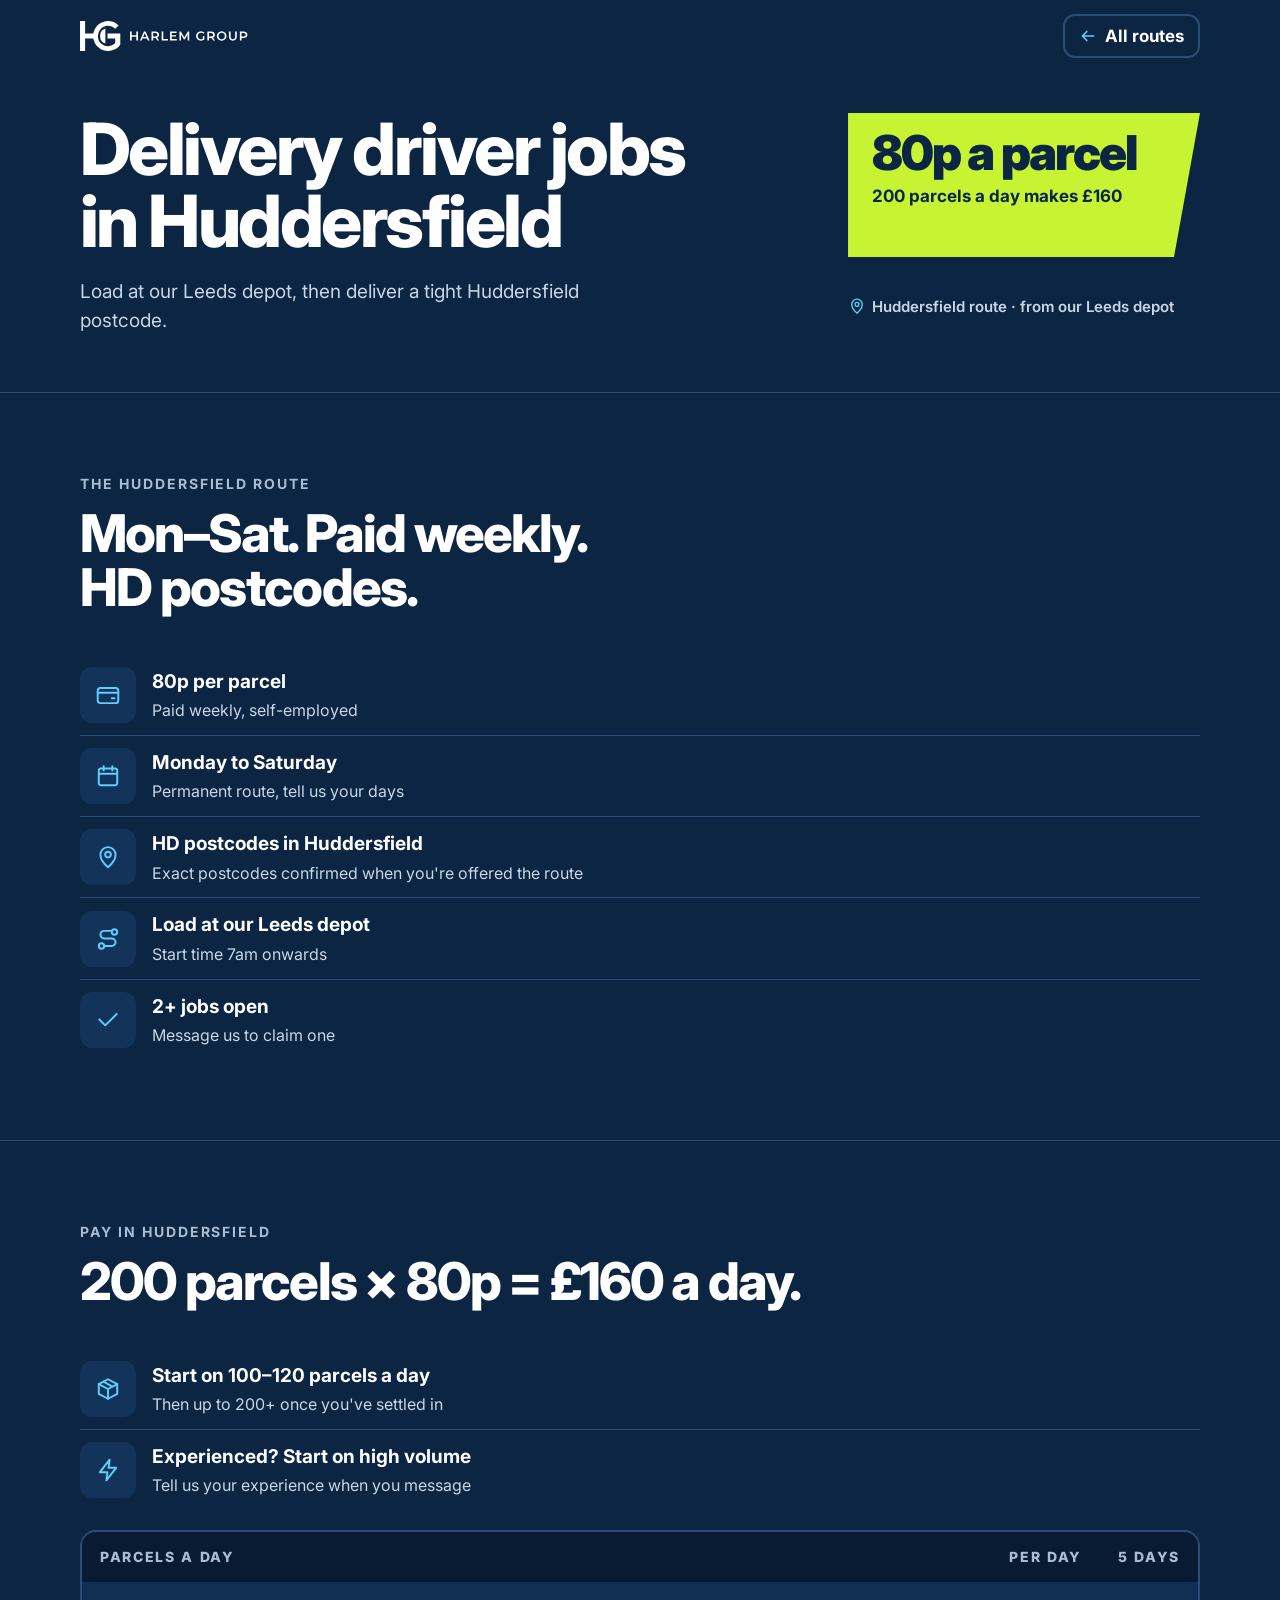
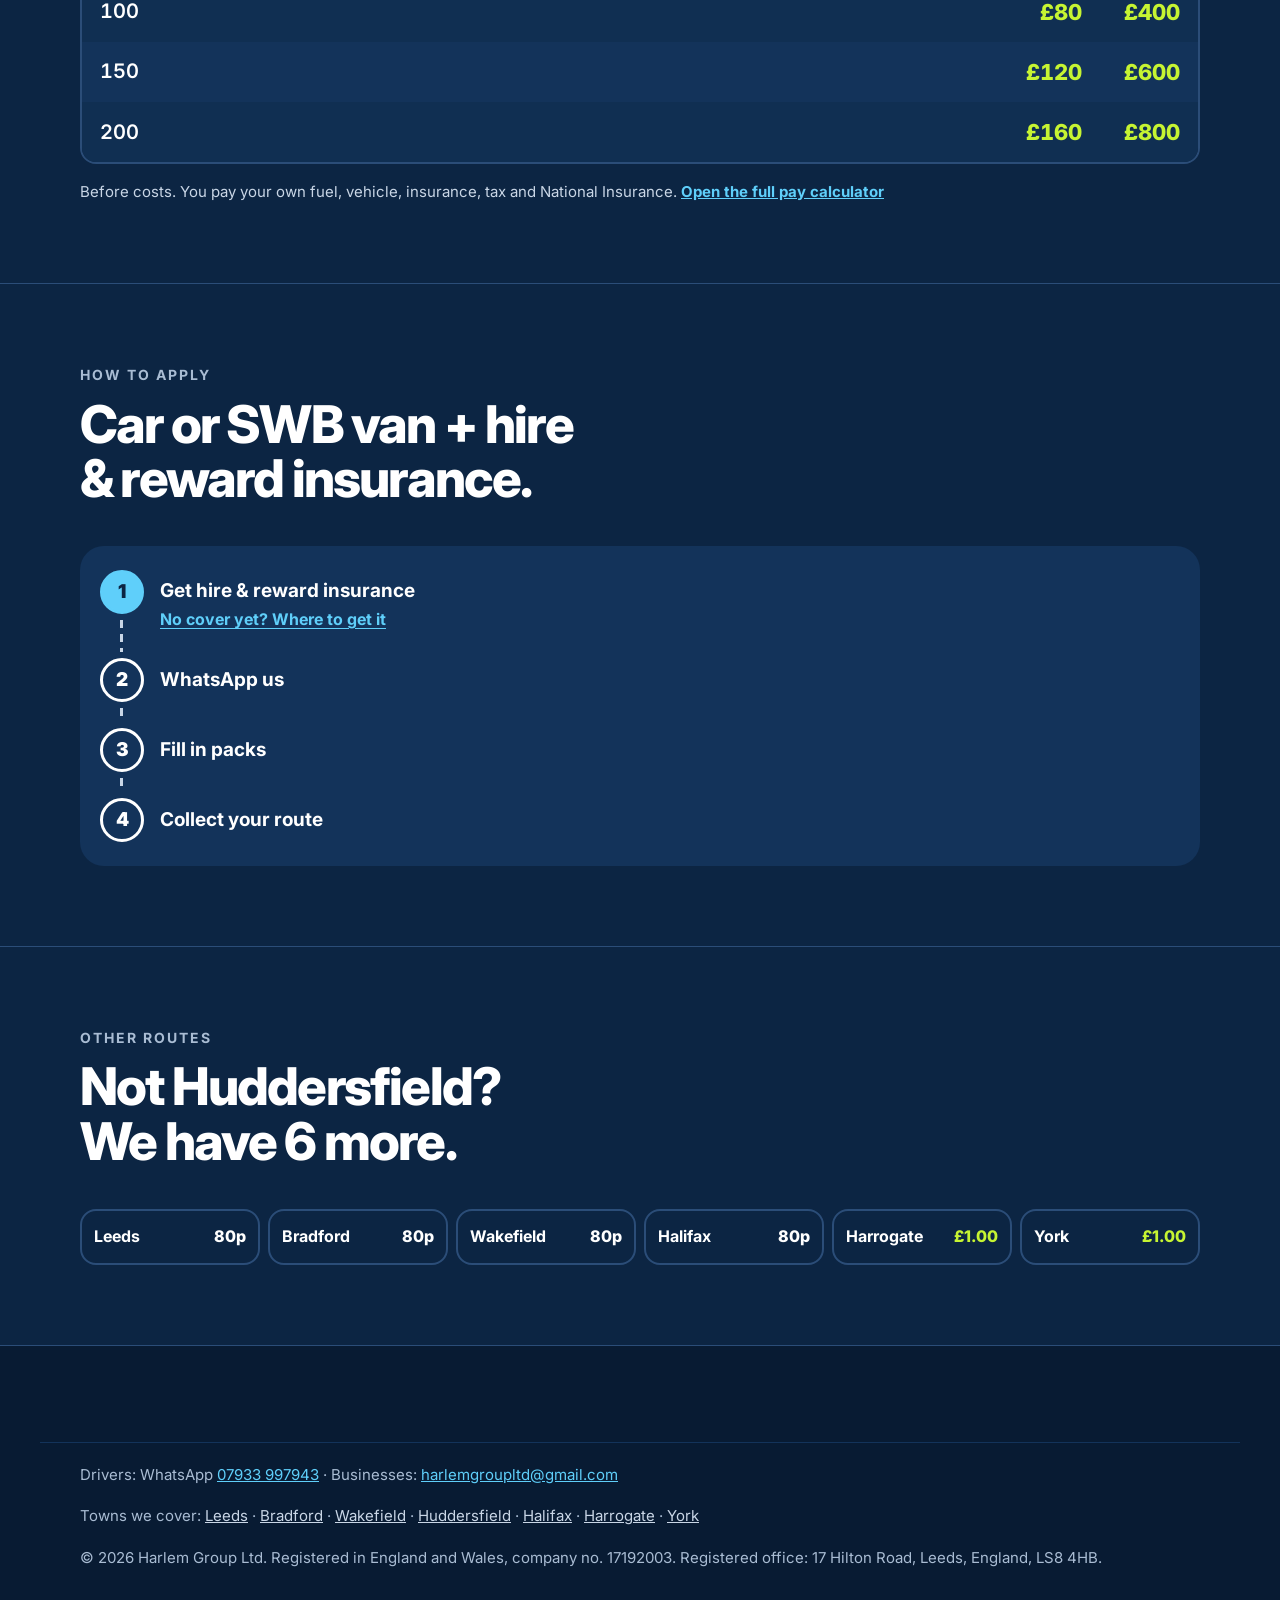
<file: huddersfield/index.html>
<!doctype html>
<html lang="en-GB">
<head>
<meta charset="utf-8">
<meta name="viewport" content="width=device-width, initial-scale=1, viewport-fit=cover">
<title>Delivery Driver Jobs in Huddersfield · 80p a parcel · Harlem Group</title>
<meta name="description" content="Self-employed multi-drop delivery driver jobs in Huddersfield (HD postcodes). 80p per parcel, paid weekly, Mon–Sat. Start at our Leeds depot. WhatsApp 07933 997943 to apply.">
<meta name="theme-color" content="#0C2543">
<link rel="icon" href="../assets/img/favicon.svg" type="image/svg+xml">
<link rel="canonical" href="https://harlemgroup.co.uk/huddersfield/">
<meta property="og:url" content="https://harlemgroup.co.uk/huddersfield/">
<meta property="og:title" content="Drivers wanted in Huddersfield · 80p a parcel · Harlem Group">
<meta property="og:image" content="https://harlemgroup.co.uk/assets/img/og-image.png?v=2">
<link rel="preconnect" href="https://fonts.googleapis.com">
<link rel="preconnect" href="https://fonts.gstatic.com" crossorigin>
<link rel="stylesheet" href="https://fonts.googleapis.com/css2?family=Inter:wght@400;500;600;700;800;900&display=swap">
<link rel="stylesheet" href="../assets/css/styles.css">
<script type="application/ld+json">
{
  "@context": "https://schema.org",
  "@graph": [
    {
      "@type": "JobPosting",
      "title": "Self-employed multi-drop delivery driver, Huddersfield",
      "description": "<p>Permanent Monday to Saturday parcel delivery route in Huddersfield (HD postcodes), starting from our Leeds depot.</p><p>Paid 80p per parcel, paid weekly. 200 parcels a day makes £160. Self-employed.</p><p>New drivers start on 100 to 120 parcels a day, rising to 200+ once you're settled in. Experienced parcel drivers can start on a high-volume route straight away.</p><p>You need a car or SWB van, hire &amp; reward insurance, a full UK driving licence with no more than 6 points and the right to work in the UK. Parcel experience preferred, not essential.</p><p>WhatsApp 07933 997943 to apply.</p>",
      "identifier": {
        "@type": "PropertyValue",
        "name": "Harlem Group",
        "value": "HG-HUDDERSFIELD"
      },
      "datePosted": "2026-11-23",
      "employmentType": "CONTRACTOR",
      "directApply": false,
      "hiringOrganization": {
        "@type": "Organization",
        "@id": "https://harlemgroup.co.uk/#org",
        "name": "Harlem Group",
        "sameAs": "https://harlemgroup.co.uk/",
        "logo": "https://harlemgroup.co.uk/assets/img/logo-mark-512.png"
      },
      "jobLocation": {
        "@type": "Place",
        "address": {
          "@type": "PostalAddress",
          "addressLocality": "Huddersfield",
          "addressRegion": "West Yorkshire",
          "addressCountry": "GB"
        }
      },
      "baseSalary": {
        "@type": "MonetaryAmount",
        "currency": "GBP",
        "value": {
          "@type": "QuantitativeValue",
          "minValue": 80,
          "maxValue": 160,
          "unitText": "DAY"
        }
      }
    },
    {
      "@type": "BreadcrumbList",
      "itemListElement": [
        {
          "@type": "ListItem",
          "position": 1,
          "name": "Routes",
          "item": "https://harlemgroup.co.uk/#routes"
        },
        {
          "@type": "ListItem",
          "position": 2,
          "name": "Huddersfield",
          "item": "https://harlemgroup.co.uk/huddersfield/"
        }
      ]
    }
  ]
}
</script>
</head>
<body class="town-page">
<a class="skip" href="#main">Skip to content</a>
<svg width="0" height="0" style="position:absolute" aria-hidden="true" focusable="false">
  <symbol id="i-calendar" viewBox="0 0 24 24"><rect x="3.5" y="5" width="17" height="15.5" rx="2"/><path d="M16 3v4M8 3v4M3.5 10h17"/></symbol>
  <symbol id="i-wallet" viewBox="0 0 24 24"><rect x="2.5" y="5.5" width="19" height="14" rx="2.5"/><path d="M2.5 10h19M15.5 15h2.5"/></symbol>
  <symbol id="i-pin" viewBox="0 0 24 24"><path d="M12 21.5s-7-6.1-7-11.6a7 7 0 0 1 14 0c0 5.5-7 11.6-7 11.6z"/><circle cx="12" cy="9.8" r="2.6"/></symbol>
  <symbol id="i-bolt" viewBox="0 0 24 24"><path d="M13.5 2.5 4.5 14h7l-1 7.5 9-11.5h-7l1-7.5z"/></symbol>
  <!-- WhatsApp glyph (Simple Icons, CC0). WhatsApp allows its logo on "message us" buttons. -->
  <symbol id="i-wa" viewBox="0 0 24 24"><path d="M17.472 14.382c-.297-.149-1.758-.867-2.03-.967-.273-.099-.471-.148-.67.15-.197.297-.767.966-.94 1.164-.173.199-.347.223-.644.075-.297-.15-1.255-.463-2.39-1.475-.883-.788-1.48-1.761-1.653-2.059-.173-.297-.018-.458.13-.606.134-.133.298-.347.446-.52.149-.174.198-.298.298-.497.099-.198.05-.371-.025-.52-.075-.149-.669-1.612-.916-2.207-.242-.579-.487-.5-.669-.51-.173-.008-.371-.01-.57-.01-.198 0-.52.074-.792.372-.272.297-1.04 1.016-1.04 2.479 0 1.462 1.065 2.875 1.213 3.074.149.198 2.096 3.2 5.077 4.487.709.306 1.262.489 1.694.625.712.227 1.36.195 1.871.118.571-.085 1.758-.719 2.006-1.413.248-.694.248-1.289.173-1.413-.074-.124-.272-.198-.57-.347m-5.421 7.403h-.004a9.87 9.87 0 01-5.031-1.378l-.361-.214-3.741.982.998-3.648-.235-.374a9.86 9.86 0 01-1.51-5.26c.001-5.45 4.436-9.884 9.888-9.884 2.64 0 5.122 1.03 6.988 2.898a9.825 9.825 0 012.893 6.994c-.003 5.45-4.437 9.884-9.885 9.884m8.413-18.297A11.815 11.815 0 0012.05 0C5.495 0 .16 5.335.157 11.892c0 2.096.547 4.142 1.588 5.945L.057 24l6.305-1.654a11.882 11.882 0 005.683 1.448h.005c6.554 0 11.89-5.335 11.893-11.893a11.821 11.821 0 00-3.48-8.413Z"/></symbol>
  <symbol id="i-box" viewBox="0 0 24 24"><path d="M20.5 7.5 12 3 3.5 7.5v9L12 21l8.5-4.5v-9z"/><path d="M3.5 7.5 12 12l8.5-4.5M12 12v9M7.8 5.2l8.4 4.6"/></symbol>
  <symbol id="i-van" viewBox="0 0 24 24"><path d="M2.5 6.5h11v10h-11zM13.5 9.5h4l3.5 3.8v3.2h-7.5"/><circle cx="6.5" cy="17.5" r="1.9"/><circle cx="17" cy="17.5" r="1.9"/></symbol>
  <symbol id="i-shield" viewBox="0 0 24 24"><path d="M12 2.8 4.5 5.8v5.7c0 4.9 3.3 8.3 7.5 9.7 4.2-1.4 7.5-4.8 7.5-9.7V5.8L12 2.8z"/><path d="m8.8 12 2.2 2.2 4.3-4.4"/></symbol>
  <symbol id="i-id" viewBox="0 0 24 24"><rect x="2.5" y="5" width="19" height="14" rx="2.5"/><circle cx="8.5" cy="11" r="2.2"/><path d="M5.3 16.2c.7-1.5 1.8-2.1 3.2-2.1s2.5.6 3.2 2.1M14.5 10h4M14.5 13.5h3"/></symbol>
  <symbol id="i-passport" viewBox="0 0 24 24"><rect x="5" y="2.5" width="14" height="19" rx="2"/><circle cx="12" cy="10" r="3.2"/><path d="M9 17h6"/></symbol>
  <symbol id="i-check" viewBox="0 0 24 24"><path d="M20 6.5 9.5 17 4 11.5"/></symbol>
  <symbol id="i-arrow" viewBox="0 0 24 24"><path d="M4.5 12h15M13.5 6l6 6-6 6"/></symbol>
  <symbol id="i-plus" viewBox="0 0 24 24"><path d="M12 5v14M5 12h14"/></symbol>
  <symbol id="i-route" viewBox="0 0 24 24"><circle cx="6" cy="18.5" r="2.5"/><circle cx="18" cy="5.5" r="2.5"/><path d="M8.5 18.5h7a3.5 3.5 0 0 0 0-7h-7a3.5 3.5 0 0 1 0-7h7"/></symbol>
  <symbol id="i-users" viewBox="0 0 24 24"><circle cx="9" cy="8" r="3.5"/><path d="M2.5 20c.8-3.6 3.3-5.5 6.5-5.5s5.7 1.9 6.5 5.5"/><path d="M15.5 4.7a3.5 3.5 0 0 1 0 6.6M18 14.8c2 .7 3.2 2.4 3.6 5.2"/></symbol>
  <symbol id="i-mail" viewBox="0 0 24 24"><rect x="2.5" y="4.5" width="19" height="15" rx="2.5"/><path d="m3 6.5 9 6.5 9-6.5"/></symbol>
  <symbol id="i-x" viewBox="0 0 24 24"><path d="M6 6l12 12M18 6 6 18"/></symbol>

</svg>

<header class="site-header" id="top">
  <div class="wrap header-in">
    <a class="brand" href="../" aria-label="Harlem Group home">
      <img src="../assets/img/logo-horizontal-white.svg" width="191" height="34" alt="Harlem Group">
    </a>
    <a class="back-link" href="../#routes"><svg class="ic" aria-hidden="true"><use href="#i-arrow"/></svg>All routes</a>
  </div>
</header>

<main id="main">
<section class="hero town-hero">
  <div class="wrap">
    <div class="eyebrow-row">
      <span class="where"><svg class="ic" aria-hidden="true"><use href="#i-pin"/></svg>Huddersfield route · from our Leeds depot</span>
    </div>
    <h1 class="town-title">Delivery driver jobs in Huddersfield</h1>
    <div class="banner"><b>80p a parcel</b><span>200 parcels a day makes £160</span></div>
    <p class="lead">Load at our Leeds depot, then deliver a tight Huddersfield postcode.</p>
  </div>
</section>

<section class="section" aria-labelledby="glance-h">
  <div class="wrap">
    <div class="sec-head"><span class="label">The Huddersfield route</span><h2 id="glance-h">Mon–Sat. Paid weekly. HD postcodes.</h2></div>
    <ul class="ticks">
      <li><span class="tile" aria-hidden="true"><svg class="ic"><use href="#i-wallet"/></svg></span><div><b>80p per parcel</b><small>Paid weekly, self-employed</small></div></li>
      <li><span class="tile" aria-hidden="true"><svg class="ic"><use href="#i-calendar"/></svg></span><div><b>Monday to Saturday</b><small>Permanent route, tell us your days</small></div></li>
      <li><span class="tile" aria-hidden="true"><svg class="ic"><use href="#i-pin"/></svg></span><div><b>HD postcodes in Huddersfield</b><small>Exact postcodes confirmed when you're offered the route</small></div></li>
      <li><span class="tile" aria-hidden="true"><svg class="ic"><use href="#i-route"/></svg></span><div><b>Load at our Leeds depot</b><small>Start time 7am onwards</small></div></li>
      <li><span class="tile" aria-hidden="true"><svg class="ic"><use href="#i-check"/></svg></span><div><b>2+ jobs open</b><small>Message us to claim one</small></div></li>
    </ul>
  </div>
</section>

<section class="section" aria-labelledby="pay-h">
  <div class="wrap">
    <div class="sec-head"><span class="label">Pay in Huddersfield</span><h2 id="pay-h">200 parcels × 80p = £160 a day.</h2></div>
    <ul class="ticks ramp">
      <li><span class="tile" aria-hidden="true"><svg class="ic"><use href="#i-box"/></svg></span><div><b>Start on 100–120 parcels a day</b><small>Then up to 200+ once you've settled in</small></div></li>
      <li><span class="tile" aria-hidden="true"><svg class="ic"><use href="#i-bolt"/></svg></span><div><b>Experienced? Start on high volume</b><small>Tell us your experience when you message</small></div></li>
    </ul>
    <div class="route-table-wrap">
      <table class="rtable town-pay">
        <caption class="sr">What you could earn on the Huddersfield route</caption>
        <thead><tr><th scope="col">Parcels a day</th><th scope="col" class="num">Per day</th><th scope="col" class="num">5 days</th></tr></thead>
        <tbody><tr><th scope="row">100</th><td class="num">£80</td><td class="num">£400</td></tr><tr><th scope="row">150</th><td class="num">£120</td><td class="num">£600</td></tr><tr><th scope="row">200</th><td class="num">£160</td><td class="num">£800</td></tr></tbody>
      </table>
    </div>
    <p class="small-print">Before costs. You pay your own fuel, vehicle, insurance, tax and National Insurance. <a href="../#calculator">Open the full pay calculator</a></p>
  </div>
</section>

<section class="section" aria-labelledby="apply-h">
  <div class="wrap">
    <div class="sec-head"><span class="label">How to apply</span><h2 id="apply-h">Car or SWB van + hire &amp; reward insurance.</h2></div>
    <ol class="track">
      <li class="go"><span class="d" aria-hidden="true">1</span><div><b>Get hire &amp; reward insurance</b><small><a href="../#get-cover">No cover yet? Where to get it</a></small></div></li>
      <li><span class="d" aria-hidden="true">2</span><div><b>WhatsApp us</b></div></li>
      <li><span class="d" aria-hidden="true">3</span><div><b>Fill in packs</b></div></li>
      <li><span class="d" aria-hidden="true">4</span><div><b>Collect your route</b></div></li>
    </ol>
  </div>
</section>

<section class="section" aria-labelledby="other-h">
  <div class="wrap">
    <div class="sec-head"><span class="label">Other routes</span><h2 id="other-h">Not Huddersfield? We have 6 more.</h2></div>
    <ul class="town-links"><li><a href="../leeds/"><b>Leeds</b><span class="">80p</span></a></li><li><a href="../bradford/"><b>Bradford</b><span class="">80p</span></a></li><li><a href="../wakefield/"><b>Wakefield</b><span class="">80p</span></a></li><li><a href="../halifax/"><b>Halifax</b><span class="">80p</span></a></li><li><a href="../harrogate/"><b>Harrogate</b><span class="up">£1.00</span></a></li><li><a href="../york/"><b>York</b><span class="up">£1.00</span></a></li></ul>
  </div>
</section>
</main>

<footer class="site-footer">
  <div class="wrap legal">
    <p>Drivers: WhatsApp <a href="https://wa.me/447933997943" target="_blank" rel="noopener">07933 997943</a> · Businesses: <a href="mailto:harlemgroupltd@gmail.com">harlemgroupltd@gmail.com</a></p>
    <p class="f-towns">Towns we cover: <a href="../leeds/">Leeds</a> · <a href="../bradford/">Bradford</a> · <a href="../wakefield/">Wakefield</a> · <a href="../huddersfield/">Huddersfield</a> · <a href="../halifax/">Halifax</a> · <a href="../harrogate/">Harrogate</a> · <a href="../york/">York</a></p>
    <p>© 2026 Harlem Group Ltd. Registered in England and Wales, company no. 17192003. Registered office: 17 Hilton Road, Leeds, England, LS8 4HB.</p>
  </div>
</footer>

<div class="mobile-bar">
  <a class="btn sky" href="https://wa.me/447933997943" data-wa="Hi Harlem Group, I&#x27;d like to apply for the Huddersfield route (80p per parcel).
Vehicle: 
I live in: " target="_blank" rel="noopener"><svg class="ic wa" aria-hidden="true"><use href="#i-wa"/></svg>WhatsApp about Huddersfield</a>
</div>
<script src="../assets/js/main.js" defer></script>
</body>
</html>
</file>
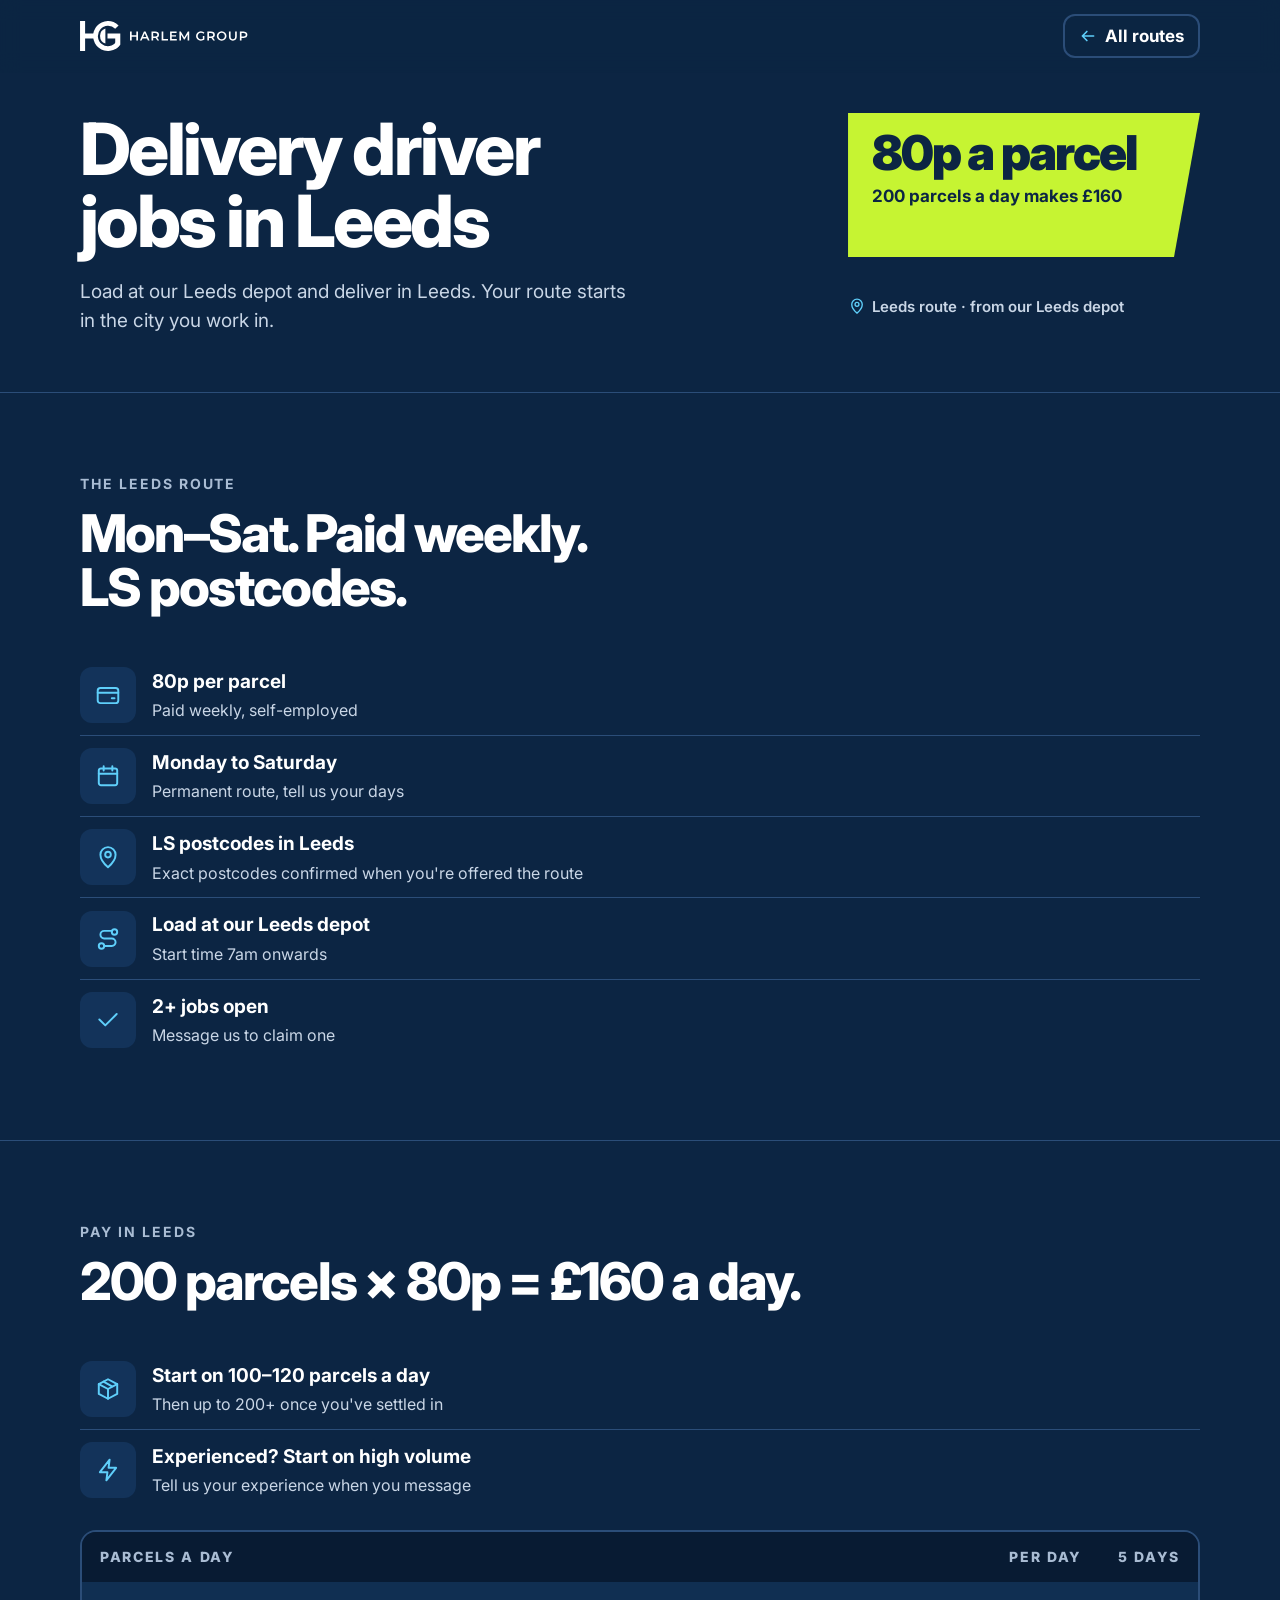
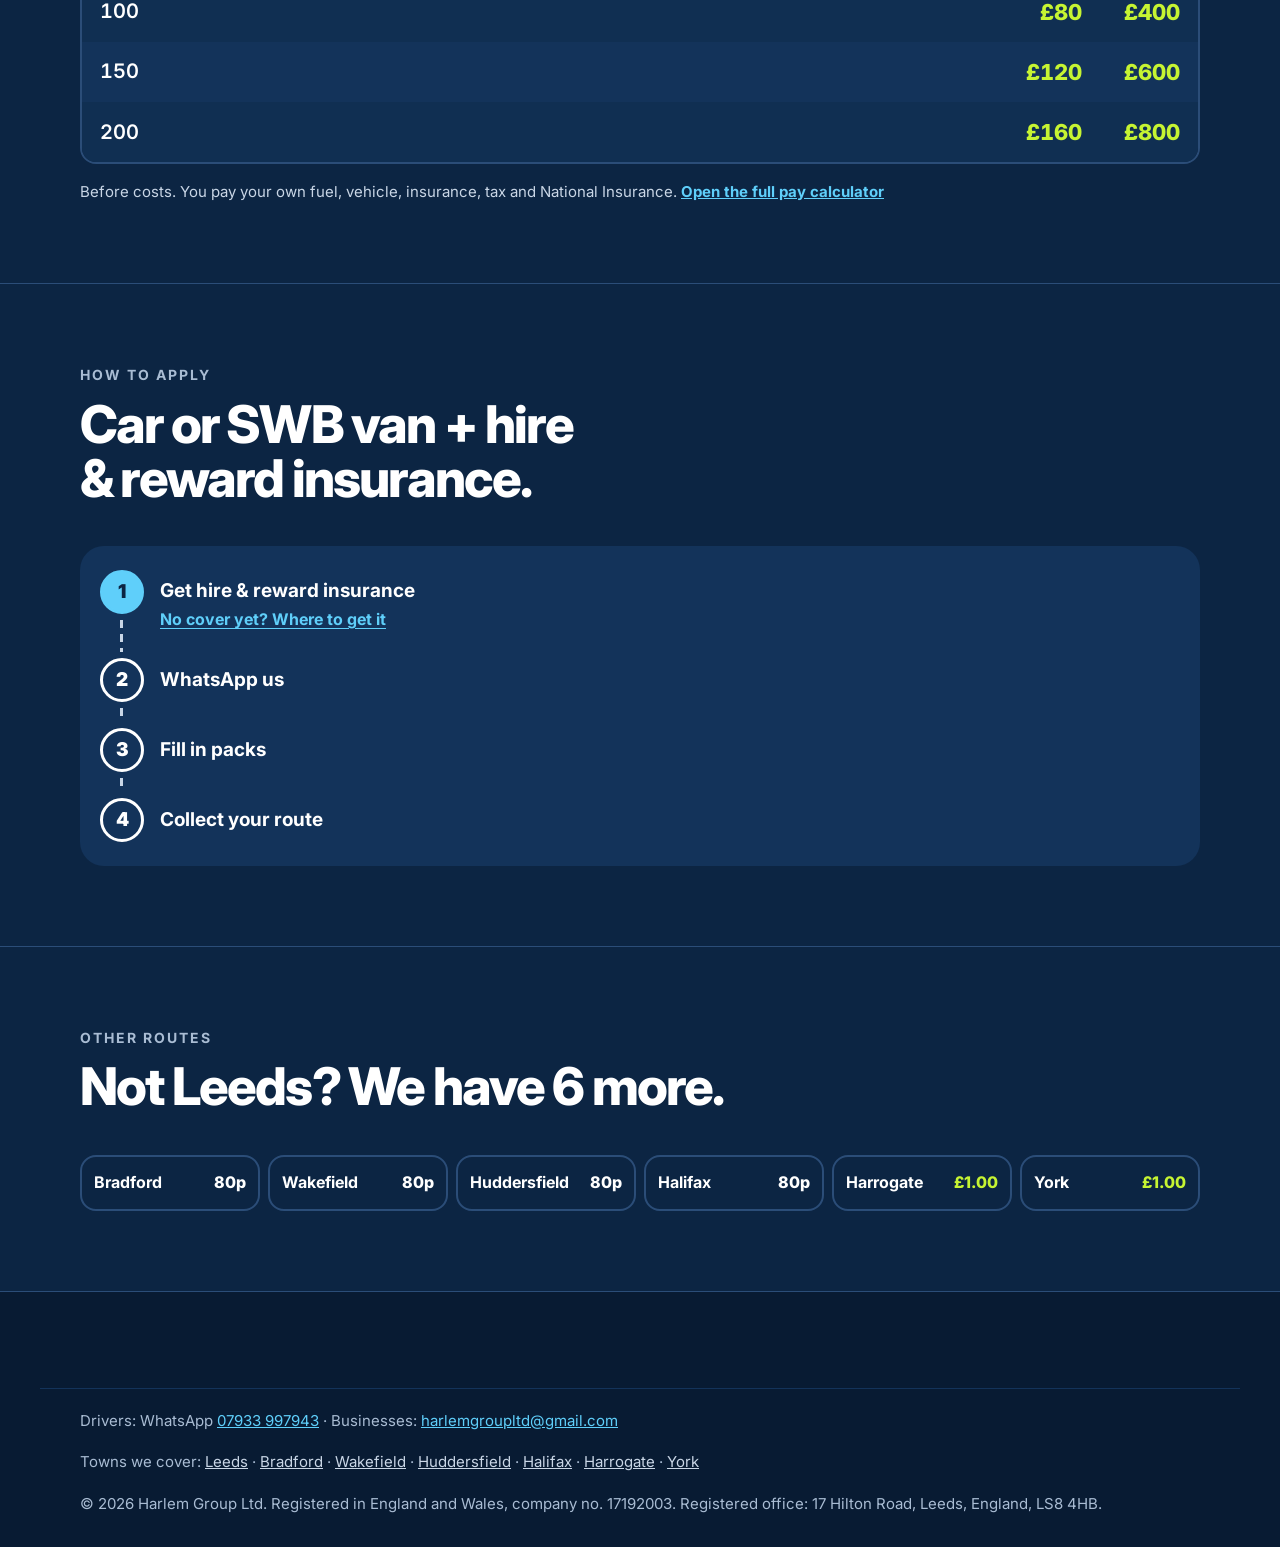
<file: leeds/index.html>
<!doctype html>
<html lang="en-GB">
<head>
<meta charset="utf-8">
<meta name="viewport" content="width=device-width, initial-scale=1, viewport-fit=cover">
<title>Delivery Driver Jobs in Leeds · 80p a parcel · Harlem Group</title>
<meta name="description" content="Self-employed multi-drop delivery driver jobs in Leeds (LS postcodes). 80p per parcel, paid weekly, Mon–Sat. Start at our Leeds depot. WhatsApp 07933 997943 to apply.">
<meta name="theme-color" content="#0C2543">
<link rel="icon" href="../assets/img/favicon.svg" type="image/svg+xml">
<link rel="canonical" href="https://harlemgroup.co.uk/leeds/">
<meta property="og:url" content="https://harlemgroup.co.uk/leeds/">
<meta property="og:title" content="Drivers wanted in Leeds · 80p a parcel · Harlem Group">
<meta property="og:image" content="https://harlemgroup.co.uk/assets/img/og-image.png?v=2">
<link rel="preconnect" href="https://fonts.googleapis.com">
<link rel="preconnect" href="https://fonts.gstatic.com" crossorigin>
<link rel="stylesheet" href="https://fonts.googleapis.com/css2?family=Inter:wght@400;500;600;700;800;900&display=swap">
<link rel="stylesheet" href="../assets/css/styles.css">
<script type="application/ld+json">
{
  "@context": "https://schema.org",
  "@graph": [
    {
      "@type": "JobPosting",
      "title": "Self-employed multi-drop delivery driver, Leeds",
      "description": "<p>Permanent Monday to Saturday parcel delivery route in Leeds (LS postcodes), starting from our Leeds depot.</p><p>Paid 80p per parcel, paid weekly. 200 parcels a day makes £160. Self-employed.</p><p>New drivers start on 100 to 120 parcels a day, rising to 200+ once you're settled in. Experienced parcel drivers can start on a high-volume route straight away.</p><p>You need a car or SWB van, hire &amp; reward insurance, a full UK driving licence with no more than 6 points and the right to work in the UK. Parcel experience preferred, not essential.</p><p>WhatsApp 07933 997943 to apply.</p>",
      "identifier": {
        "@type": "PropertyValue",
        "name": "Harlem Group",
        "value": "HG-LEEDS"
      },
      "datePosted": "2026-11-23",
      "employmentType": "CONTRACTOR",
      "directApply": false,
      "hiringOrganization": {
        "@type": "Organization",
        "@id": "https://harlemgroup.co.uk/#org",
        "name": "Harlem Group",
        "sameAs": "https://harlemgroup.co.uk/",
        "logo": "https://harlemgroup.co.uk/assets/img/logo-mark-512.png"
      },
      "jobLocation": {
        "@type": "Place",
        "address": {
          "@type": "PostalAddress",
          "addressLocality": "Leeds",
          "addressRegion": "West Yorkshire",
          "addressCountry": "GB"
        }
      },
      "baseSalary": {
        "@type": "MonetaryAmount",
        "currency": "GBP",
        "value": {
          "@type": "QuantitativeValue",
          "minValue": 80,
          "maxValue": 160,
          "unitText": "DAY"
        }
      }
    },
    {
      "@type": "BreadcrumbList",
      "itemListElement": [
        {
          "@type": "ListItem",
          "position": 1,
          "name": "Routes",
          "item": "https://harlemgroup.co.uk/#routes"
        },
        {
          "@type": "ListItem",
          "position": 2,
          "name": "Leeds",
          "item": "https://harlemgroup.co.uk/leeds/"
        }
      ]
    }
  ]
}
</script>
</head>
<body class="town-page">
<a class="skip" href="#main">Skip to content</a>
<svg width="0" height="0" style="position:absolute" aria-hidden="true" focusable="false">
  <symbol id="i-calendar" viewBox="0 0 24 24"><rect x="3.5" y="5" width="17" height="15.5" rx="2"/><path d="M16 3v4M8 3v4M3.5 10h17"/></symbol>
  <symbol id="i-wallet" viewBox="0 0 24 24"><rect x="2.5" y="5.5" width="19" height="14" rx="2.5"/><path d="M2.5 10h19M15.5 15h2.5"/></symbol>
  <symbol id="i-pin" viewBox="0 0 24 24"><path d="M12 21.5s-7-6.1-7-11.6a7 7 0 0 1 14 0c0 5.5-7 11.6-7 11.6z"/><circle cx="12" cy="9.8" r="2.6"/></symbol>
  <symbol id="i-bolt" viewBox="0 0 24 24"><path d="M13.5 2.5 4.5 14h7l-1 7.5 9-11.5h-7l1-7.5z"/></symbol>
  <!-- WhatsApp glyph (Simple Icons, CC0). WhatsApp allows its logo on "message us" buttons. -->
  <symbol id="i-wa" viewBox="0 0 24 24"><path d="M17.472 14.382c-.297-.149-1.758-.867-2.03-.967-.273-.099-.471-.148-.67.15-.197.297-.767.966-.94 1.164-.173.199-.347.223-.644.075-.297-.15-1.255-.463-2.39-1.475-.883-.788-1.48-1.761-1.653-2.059-.173-.297-.018-.458.13-.606.134-.133.298-.347.446-.52.149-.174.198-.298.298-.497.099-.198.05-.371-.025-.52-.075-.149-.669-1.612-.916-2.207-.242-.579-.487-.5-.669-.51-.173-.008-.371-.01-.57-.01-.198 0-.52.074-.792.372-.272.297-1.04 1.016-1.04 2.479 0 1.462 1.065 2.875 1.213 3.074.149.198 2.096 3.2 5.077 4.487.709.306 1.262.489 1.694.625.712.227 1.36.195 1.871.118.571-.085 1.758-.719 2.006-1.413.248-.694.248-1.289.173-1.413-.074-.124-.272-.198-.57-.347m-5.421 7.403h-.004a9.87 9.87 0 01-5.031-1.378l-.361-.214-3.741.982.998-3.648-.235-.374a9.86 9.86 0 01-1.51-5.26c.001-5.45 4.436-9.884 9.888-9.884 2.64 0 5.122 1.03 6.988 2.898a9.825 9.825 0 012.893 6.994c-.003 5.45-4.437 9.884-9.885 9.884m8.413-18.297A11.815 11.815 0 0012.05 0C5.495 0 .16 5.335.157 11.892c0 2.096.547 4.142 1.588 5.945L.057 24l6.305-1.654a11.882 11.882 0 005.683 1.448h.005c6.554 0 11.89-5.335 11.893-11.893a11.821 11.821 0 00-3.48-8.413Z"/></symbol>
  <symbol id="i-box" viewBox="0 0 24 24"><path d="M20.5 7.5 12 3 3.5 7.5v9L12 21l8.5-4.5v-9z"/><path d="M3.5 7.5 12 12l8.5-4.5M12 12v9M7.8 5.2l8.4 4.6"/></symbol>
  <symbol id="i-van" viewBox="0 0 24 24"><path d="M2.5 6.5h11v10h-11zM13.5 9.5h4l3.5 3.8v3.2h-7.5"/><circle cx="6.5" cy="17.5" r="1.9"/><circle cx="17" cy="17.5" r="1.9"/></symbol>
  <symbol id="i-shield" viewBox="0 0 24 24"><path d="M12 2.8 4.5 5.8v5.7c0 4.9 3.3 8.3 7.5 9.7 4.2-1.4 7.5-4.8 7.5-9.7V5.8L12 2.8z"/><path d="m8.8 12 2.2 2.2 4.3-4.4"/></symbol>
  <symbol id="i-id" viewBox="0 0 24 24"><rect x="2.5" y="5" width="19" height="14" rx="2.5"/><circle cx="8.5" cy="11" r="2.2"/><path d="M5.3 16.2c.7-1.5 1.8-2.1 3.2-2.1s2.5.6 3.2 2.1M14.5 10h4M14.5 13.5h3"/></symbol>
  <symbol id="i-passport" viewBox="0 0 24 24"><rect x="5" y="2.5" width="14" height="19" rx="2"/><circle cx="12" cy="10" r="3.2"/><path d="M9 17h6"/></symbol>
  <symbol id="i-check" viewBox="0 0 24 24"><path d="M20 6.5 9.5 17 4 11.5"/></symbol>
  <symbol id="i-arrow" viewBox="0 0 24 24"><path d="M4.5 12h15M13.5 6l6 6-6 6"/></symbol>
  <symbol id="i-plus" viewBox="0 0 24 24"><path d="M12 5v14M5 12h14"/></symbol>
  <symbol id="i-route" viewBox="0 0 24 24"><circle cx="6" cy="18.5" r="2.5"/><circle cx="18" cy="5.5" r="2.5"/><path d="M8.5 18.5h7a3.5 3.5 0 0 0 0-7h-7a3.5 3.5 0 0 1 0-7h7"/></symbol>
  <symbol id="i-users" viewBox="0 0 24 24"><circle cx="9" cy="8" r="3.5"/><path d="M2.5 20c.8-3.6 3.3-5.5 6.5-5.5s5.7 1.9 6.5 5.5"/><path d="M15.5 4.7a3.5 3.5 0 0 1 0 6.6M18 14.8c2 .7 3.2 2.4 3.6 5.2"/></symbol>
  <symbol id="i-mail" viewBox="0 0 24 24"><rect x="2.5" y="4.5" width="19" height="15" rx="2.5"/><path d="m3 6.5 9 6.5 9-6.5"/></symbol>
  <symbol id="i-x" viewBox="0 0 24 24"><path d="M6 6l12 12M18 6 6 18"/></symbol>

</svg>

<header class="site-header" id="top">
  <div class="wrap header-in">
    <a class="brand" href="../" aria-label="Harlem Group home">
      <img src="../assets/img/logo-horizontal-white.svg" width="191" height="34" alt="Harlem Group">
    </a>
    <a class="back-link" href="../#routes"><svg class="ic" aria-hidden="true"><use href="#i-arrow"/></svg>All routes</a>
  </div>
</header>

<main id="main">
<section class="hero town-hero">
  <div class="wrap">
    <div class="eyebrow-row">
      <span class="where"><svg class="ic" aria-hidden="true"><use href="#i-pin"/></svg>Leeds route · from our Leeds depot</span>
    </div>
    <h1 class="town-title">Delivery driver jobs in Leeds</h1>
    <div class="banner"><b>80p a parcel</b><span>200 parcels a day makes £160</span></div>
    <p class="lead">Load at our Leeds depot and deliver in Leeds. Your route starts in the city you work in.</p>
  </div>
</section>

<section class="section" aria-labelledby="glance-h">
  <div class="wrap">
    <div class="sec-head"><span class="label">The Leeds route</span><h2 id="glance-h">Mon–Sat. Paid weekly. LS postcodes.</h2></div>
    <ul class="ticks">
      <li><span class="tile" aria-hidden="true"><svg class="ic"><use href="#i-wallet"/></svg></span><div><b>80p per parcel</b><small>Paid weekly, self-employed</small></div></li>
      <li><span class="tile" aria-hidden="true"><svg class="ic"><use href="#i-calendar"/></svg></span><div><b>Monday to Saturday</b><small>Permanent route, tell us your days</small></div></li>
      <li><span class="tile" aria-hidden="true"><svg class="ic"><use href="#i-pin"/></svg></span><div><b>LS postcodes in Leeds</b><small>Exact postcodes confirmed when you're offered the route</small></div></li>
      <li><span class="tile" aria-hidden="true"><svg class="ic"><use href="#i-route"/></svg></span><div><b>Load at our Leeds depot</b><small>Start time 7am onwards</small></div></li>
      <li><span class="tile" aria-hidden="true"><svg class="ic"><use href="#i-check"/></svg></span><div><b>2+ jobs open</b><small>Message us to claim one</small></div></li>
    </ul>
  </div>
</section>

<section class="section" aria-labelledby="pay-h">
  <div class="wrap">
    <div class="sec-head"><span class="label">Pay in Leeds</span><h2 id="pay-h">200 parcels × 80p = £160 a day.</h2></div>
    <ul class="ticks ramp">
      <li><span class="tile" aria-hidden="true"><svg class="ic"><use href="#i-box"/></svg></span><div><b>Start on 100–120 parcels a day</b><small>Then up to 200+ once you've settled in</small></div></li>
      <li><span class="tile" aria-hidden="true"><svg class="ic"><use href="#i-bolt"/></svg></span><div><b>Experienced? Start on high volume</b><small>Tell us your experience when you message</small></div></li>
    </ul>
    <div class="route-table-wrap">
      <table class="rtable town-pay">
        <caption class="sr">What you could earn on the Leeds route</caption>
        <thead><tr><th scope="col">Parcels a day</th><th scope="col" class="num">Per day</th><th scope="col" class="num">5 days</th></tr></thead>
        <tbody><tr><th scope="row">100</th><td class="num">£80</td><td class="num">£400</td></tr><tr><th scope="row">150</th><td class="num">£120</td><td class="num">£600</td></tr><tr><th scope="row">200</th><td class="num">£160</td><td class="num">£800</td></tr></tbody>
      </table>
    </div>
    <p class="small-print">Before costs. You pay your own fuel, vehicle, insurance, tax and National Insurance. <a href="../#calculator">Open the full pay calculator</a></p>
  </div>
</section>

<section class="section" aria-labelledby="apply-h">
  <div class="wrap">
    <div class="sec-head"><span class="label">How to apply</span><h2 id="apply-h">Car or SWB van + hire &amp; reward insurance.</h2></div>
    <ol class="track">
      <li class="go"><span class="d" aria-hidden="true">1</span><div><b>Get hire &amp; reward insurance</b><small><a href="../#get-cover">No cover yet? Where to get it</a></small></div></li>
      <li><span class="d" aria-hidden="true">2</span><div><b>WhatsApp us</b></div></li>
      <li><span class="d" aria-hidden="true">3</span><div><b>Fill in packs</b></div></li>
      <li><span class="d" aria-hidden="true">4</span><div><b>Collect your route</b></div></li>
    </ol>
  </div>
</section>

<section class="section" aria-labelledby="other-h">
  <div class="wrap">
    <div class="sec-head"><span class="label">Other routes</span><h2 id="other-h">Not Leeds? We have 6 more.</h2></div>
    <ul class="town-links"><li><a href="../bradford/"><b>Bradford</b><span class="">80p</span></a></li><li><a href="../wakefield/"><b>Wakefield</b><span class="">80p</span></a></li><li><a href="../huddersfield/"><b>Huddersfield</b><span class="">80p</span></a></li><li><a href="../halifax/"><b>Halifax</b><span class="">80p</span></a></li><li><a href="../harrogate/"><b>Harrogate</b><span class="up">£1.00</span></a></li><li><a href="../york/"><b>York</b><span class="up">£1.00</span></a></li></ul>
  </div>
</section>
</main>

<footer class="site-footer">
  <div class="wrap legal">
    <p>Drivers: WhatsApp <a href="https://wa.me/447933997943" target="_blank" rel="noopener">07933 997943</a> · Businesses: <a href="mailto:harlemgroupltd@gmail.com">harlemgroupltd@gmail.com</a></p>
    <p class="f-towns">Towns we cover: <a href="../leeds/">Leeds</a> · <a href="../bradford/">Bradford</a> · <a href="../wakefield/">Wakefield</a> · <a href="../huddersfield/">Huddersfield</a> · <a href="../halifax/">Halifax</a> · <a href="../harrogate/">Harrogate</a> · <a href="../york/">York</a></p>
    <p>© 2026 Harlem Group Ltd. Registered in England and Wales, company no. 17192003. Registered office: 17 Hilton Road, Leeds, England, LS8 4HB.</p>
  </div>
</footer>

<div class="mobile-bar">
  <a class="btn sky" href="https://wa.me/447933997943" data-wa="Hi Harlem Group, I&#x27;d like to apply for the Leeds route (80p per parcel).
Vehicle: 
I live in: " target="_blank" rel="noopener"><svg class="ic wa" aria-hidden="true"><use href="#i-wa"/></svg>WhatsApp about Leeds</a>
</div>
<script src="../assets/js/main.js" defer></script>
</body>
</html>
</file>
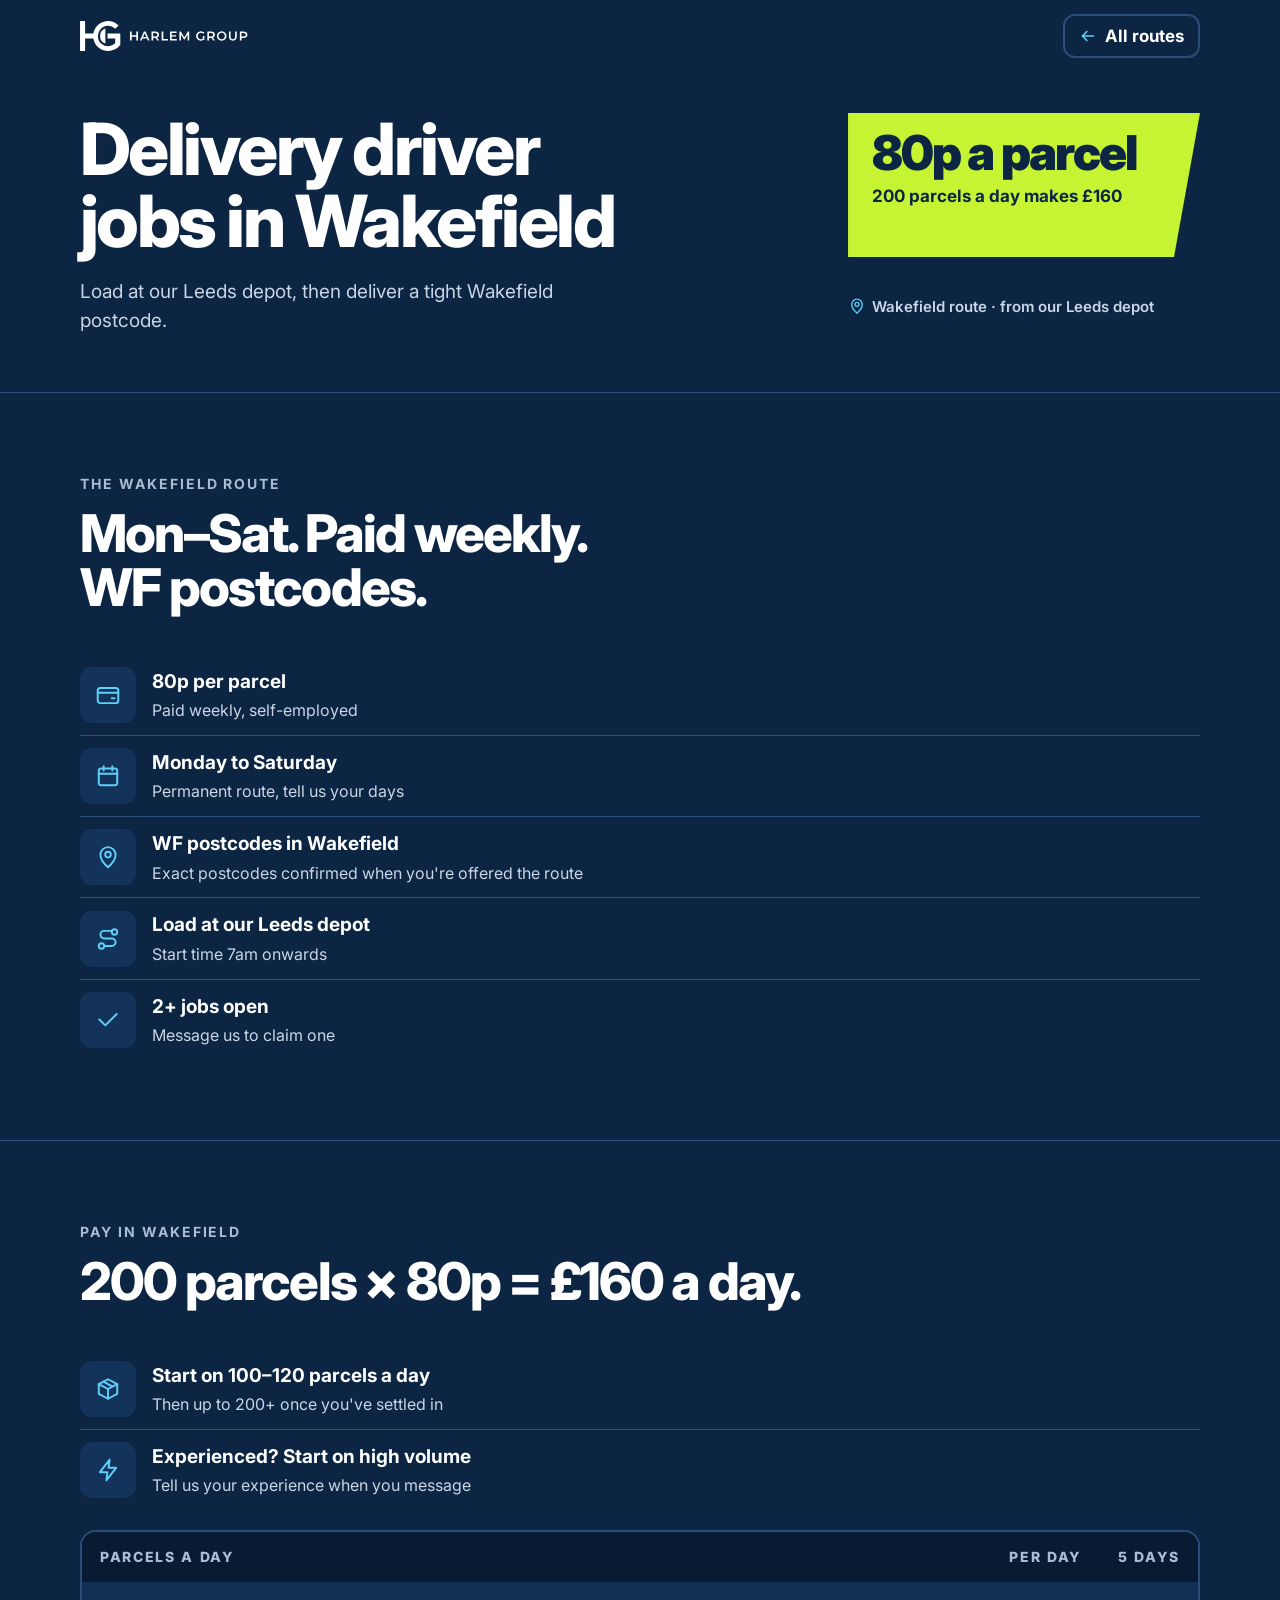
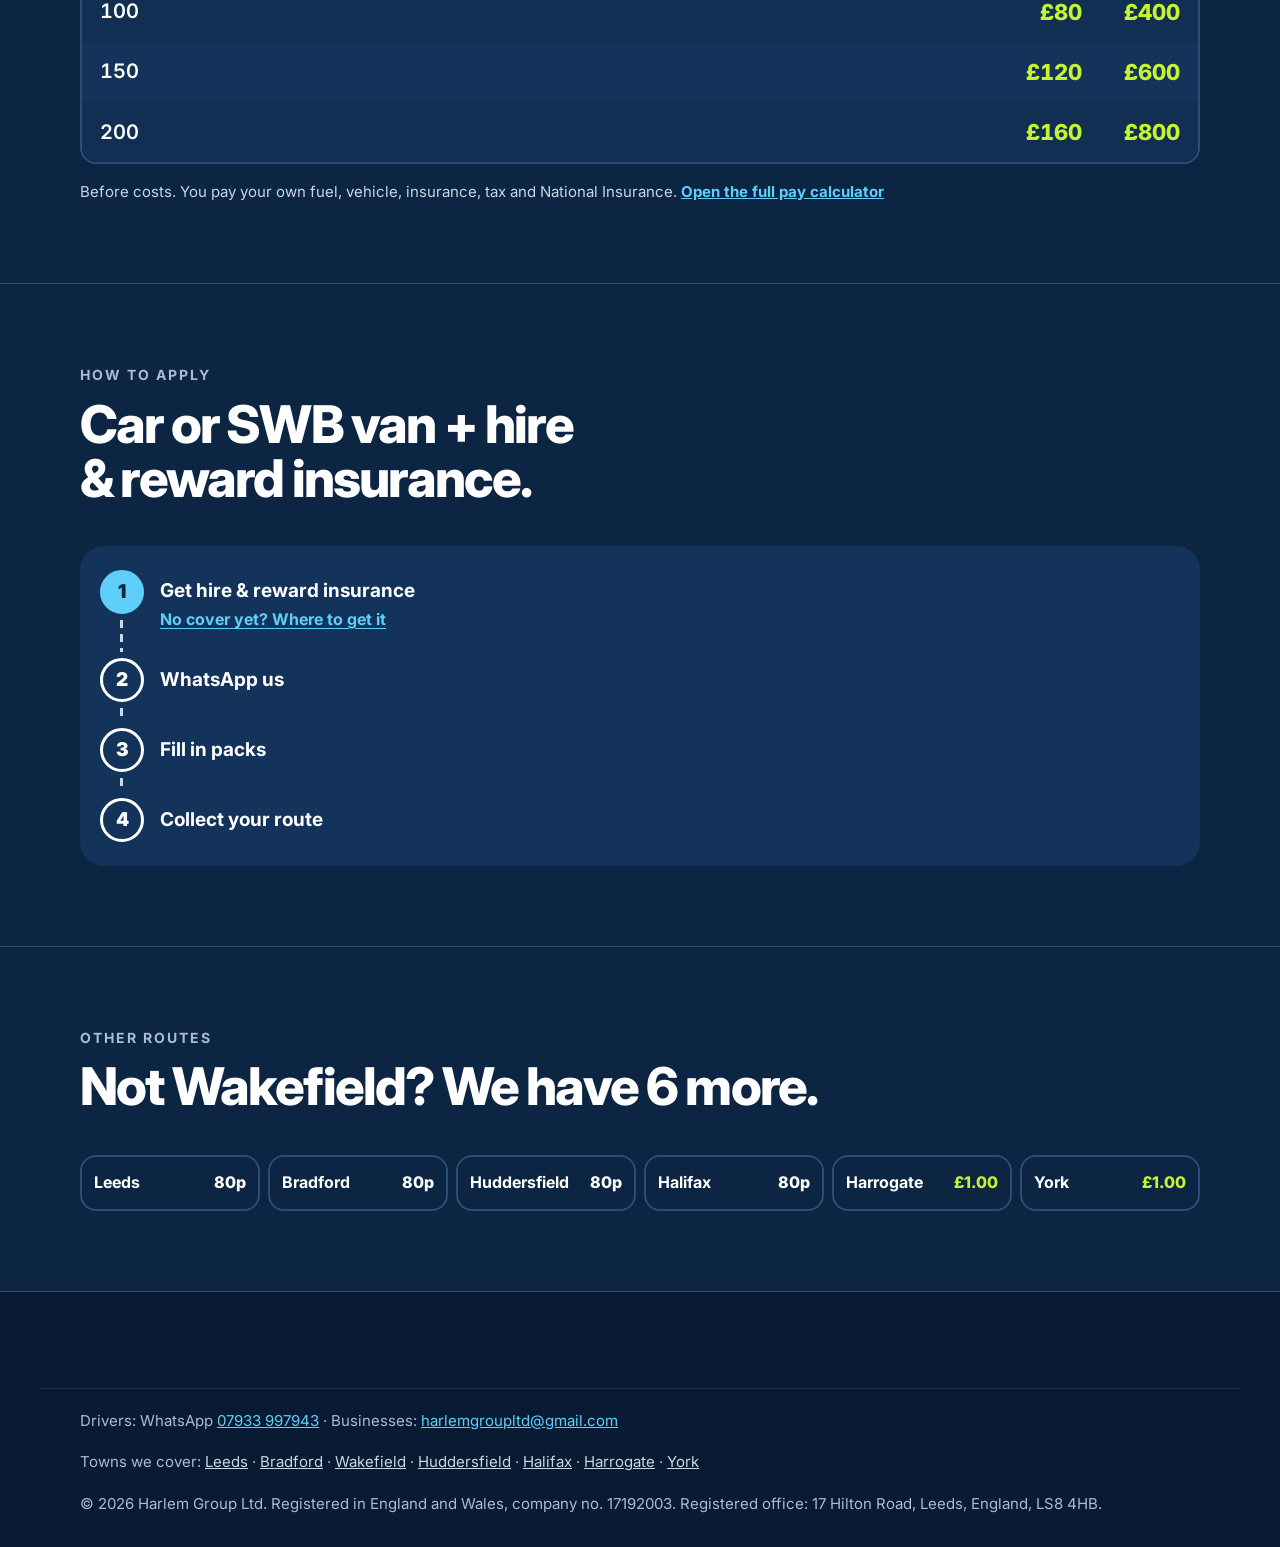
<file: wakefield/index.html>
<!doctype html>
<html lang="en-GB">
<head>
<meta charset="utf-8">
<meta name="viewport" content="width=device-width, initial-scale=1, viewport-fit=cover">
<title>Delivery Driver Jobs in Wakefield · 80p a parcel · Harlem Group</title>
<meta name="description" content="Self-employed multi-drop delivery driver jobs in Wakefield (WF postcodes). 80p per parcel, paid weekly, Mon–Sat. Start at our Leeds depot. WhatsApp 07933 997943 to apply.">
<meta name="theme-color" content="#0C2543">
<link rel="icon" href="../assets/img/favicon.svg" type="image/svg+xml">
<link rel="canonical" href="https://harlemgroup.co.uk/wakefield/">
<meta property="og:url" content="https://harlemgroup.co.uk/wakefield/">
<meta property="og:title" content="Drivers wanted in Wakefield · 80p a parcel · Harlem Group">
<meta property="og:image" content="https://harlemgroup.co.uk/assets/img/og-image.png?v=2">
<link rel="preconnect" href="https://fonts.googleapis.com">
<link rel="preconnect" href="https://fonts.gstatic.com" crossorigin>
<link rel="stylesheet" href="https://fonts.googleapis.com/css2?family=Inter:wght@400;500;600;700;800;900&display=swap">
<link rel="stylesheet" href="../assets/css/styles.css">
<script type="application/ld+json">
{
  "@context": "https://schema.org",
  "@graph": [
    {
      "@type": "JobPosting",
      "title": "Self-employed multi-drop delivery driver, Wakefield",
      "description": "<p>Permanent Monday to Saturday parcel delivery route in Wakefield (WF postcodes), starting from our Leeds depot.</p><p>Paid 80p per parcel, paid weekly. 200 parcels a day makes £160. Self-employed.</p><p>New drivers start on 100 to 120 parcels a day, rising to 200+ once you're settled in. Experienced parcel drivers can start on a high-volume route straight away.</p><p>You need a car or SWB van, hire &amp; reward insurance, a full UK driving licence with no more than 6 points and the right to work in the UK. Parcel experience preferred, not essential.</p><p>WhatsApp 07933 997943 to apply.</p>",
      "identifier": {
        "@type": "PropertyValue",
        "name": "Harlem Group",
        "value": "HG-WAKEFIELD"
      },
      "datePosted": "2026-11-23",
      "employmentType": "CONTRACTOR",
      "directApply": false,
      "hiringOrganization": {
        "@type": "Organization",
        "@id": "https://harlemgroup.co.uk/#org",
        "name": "Harlem Group",
        "sameAs": "https://harlemgroup.co.uk/",
        "logo": "https://harlemgroup.co.uk/assets/img/logo-mark-512.png"
      },
      "jobLocation": {
        "@type": "Place",
        "address": {
          "@type": "PostalAddress",
          "addressLocality": "Wakefield",
          "addressRegion": "West Yorkshire",
          "addressCountry": "GB"
        }
      },
      "baseSalary": {
        "@type": "MonetaryAmount",
        "currency": "GBP",
        "value": {
          "@type": "QuantitativeValue",
          "minValue": 80,
          "maxValue": 160,
          "unitText": "DAY"
        }
      }
    },
    {
      "@type": "BreadcrumbList",
      "itemListElement": [
        {
          "@type": "ListItem",
          "position": 1,
          "name": "Routes",
          "item": "https://harlemgroup.co.uk/#routes"
        },
        {
          "@type": "ListItem",
          "position": 2,
          "name": "Wakefield",
          "item": "https://harlemgroup.co.uk/wakefield/"
        }
      ]
    }
  ]
}
</script>
</head>
<body class="town-page">
<a class="skip" href="#main">Skip to content</a>
<svg width="0" height="0" style="position:absolute" aria-hidden="true" focusable="false">
  <symbol id="i-calendar" viewBox="0 0 24 24"><rect x="3.5" y="5" width="17" height="15.5" rx="2"/><path d="M16 3v4M8 3v4M3.5 10h17"/></symbol>
  <symbol id="i-wallet" viewBox="0 0 24 24"><rect x="2.5" y="5.5" width="19" height="14" rx="2.5"/><path d="M2.5 10h19M15.5 15h2.5"/></symbol>
  <symbol id="i-pin" viewBox="0 0 24 24"><path d="M12 21.5s-7-6.1-7-11.6a7 7 0 0 1 14 0c0 5.5-7 11.6-7 11.6z"/><circle cx="12" cy="9.8" r="2.6"/></symbol>
  <symbol id="i-bolt" viewBox="0 0 24 24"><path d="M13.5 2.5 4.5 14h7l-1 7.5 9-11.5h-7l1-7.5z"/></symbol>
  <!-- WhatsApp glyph (Simple Icons, CC0). WhatsApp allows its logo on "message us" buttons. -->
  <symbol id="i-wa" viewBox="0 0 24 24"><path d="M17.472 14.382c-.297-.149-1.758-.867-2.03-.967-.273-.099-.471-.148-.67.15-.197.297-.767.966-.94 1.164-.173.199-.347.223-.644.075-.297-.15-1.255-.463-2.39-1.475-.883-.788-1.48-1.761-1.653-2.059-.173-.297-.018-.458.13-.606.134-.133.298-.347.446-.52.149-.174.198-.298.298-.497.099-.198.05-.371-.025-.52-.075-.149-.669-1.612-.916-2.207-.242-.579-.487-.5-.669-.51-.173-.008-.371-.01-.57-.01-.198 0-.52.074-.792.372-.272.297-1.04 1.016-1.04 2.479 0 1.462 1.065 2.875 1.213 3.074.149.198 2.096 3.2 5.077 4.487.709.306 1.262.489 1.694.625.712.227 1.36.195 1.871.118.571-.085 1.758-.719 2.006-1.413.248-.694.248-1.289.173-1.413-.074-.124-.272-.198-.57-.347m-5.421 7.403h-.004a9.87 9.87 0 01-5.031-1.378l-.361-.214-3.741.982.998-3.648-.235-.374a9.86 9.86 0 01-1.51-5.26c.001-5.45 4.436-9.884 9.888-9.884 2.64 0 5.122 1.03 6.988 2.898a9.825 9.825 0 012.893 6.994c-.003 5.45-4.437 9.884-9.885 9.884m8.413-18.297A11.815 11.815 0 0012.05 0C5.495 0 .16 5.335.157 11.892c0 2.096.547 4.142 1.588 5.945L.057 24l6.305-1.654a11.882 11.882 0 005.683 1.448h.005c6.554 0 11.89-5.335 11.893-11.893a11.821 11.821 0 00-3.48-8.413Z"/></symbol>
  <symbol id="i-box" viewBox="0 0 24 24"><path d="M20.5 7.5 12 3 3.5 7.5v9L12 21l8.5-4.5v-9z"/><path d="M3.5 7.5 12 12l8.5-4.5M12 12v9M7.8 5.2l8.4 4.6"/></symbol>
  <symbol id="i-van" viewBox="0 0 24 24"><path d="M2.5 6.5h11v10h-11zM13.5 9.5h4l3.5 3.8v3.2h-7.5"/><circle cx="6.5" cy="17.5" r="1.9"/><circle cx="17" cy="17.5" r="1.9"/></symbol>
  <symbol id="i-shield" viewBox="0 0 24 24"><path d="M12 2.8 4.5 5.8v5.7c0 4.9 3.3 8.3 7.5 9.7 4.2-1.4 7.5-4.8 7.5-9.7V5.8L12 2.8z"/><path d="m8.8 12 2.2 2.2 4.3-4.4"/></symbol>
  <symbol id="i-id" viewBox="0 0 24 24"><rect x="2.5" y="5" width="19" height="14" rx="2.5"/><circle cx="8.5" cy="11" r="2.2"/><path d="M5.3 16.2c.7-1.5 1.8-2.1 3.2-2.1s2.5.6 3.2 2.1M14.5 10h4M14.5 13.5h3"/></symbol>
  <symbol id="i-passport" viewBox="0 0 24 24"><rect x="5" y="2.5" width="14" height="19" rx="2"/><circle cx="12" cy="10" r="3.2"/><path d="M9 17h6"/></symbol>
  <symbol id="i-check" viewBox="0 0 24 24"><path d="M20 6.5 9.5 17 4 11.5"/></symbol>
  <symbol id="i-arrow" viewBox="0 0 24 24"><path d="M4.5 12h15M13.5 6l6 6-6 6"/></symbol>
  <symbol id="i-plus" viewBox="0 0 24 24"><path d="M12 5v14M5 12h14"/></symbol>
  <symbol id="i-route" viewBox="0 0 24 24"><circle cx="6" cy="18.5" r="2.5"/><circle cx="18" cy="5.5" r="2.5"/><path d="M8.5 18.5h7a3.5 3.5 0 0 0 0-7h-7a3.5 3.5 0 0 1 0-7h7"/></symbol>
  <symbol id="i-users" viewBox="0 0 24 24"><circle cx="9" cy="8" r="3.5"/><path d="M2.5 20c.8-3.6 3.3-5.5 6.5-5.5s5.7 1.9 6.5 5.5"/><path d="M15.5 4.7a3.5 3.5 0 0 1 0 6.6M18 14.8c2 .7 3.2 2.4 3.6 5.2"/></symbol>
  <symbol id="i-mail" viewBox="0 0 24 24"><rect x="2.5" y="4.5" width="19" height="15" rx="2.5"/><path d="m3 6.5 9 6.5 9-6.5"/></symbol>
  <symbol id="i-x" viewBox="0 0 24 24"><path d="M6 6l12 12M18 6 6 18"/></symbol>

</svg>

<header class="site-header" id="top">
  <div class="wrap header-in">
    <a class="brand" href="../" aria-label="Harlem Group home">
      <img src="../assets/img/logo-horizontal-white.svg" width="191" height="34" alt="Harlem Group">
    </a>
    <a class="back-link" href="../#routes"><svg class="ic" aria-hidden="true"><use href="#i-arrow"/></svg>All routes</a>
  </div>
</header>

<main id="main">
<section class="hero town-hero">
  <div class="wrap">
    <div class="eyebrow-row">
      <span class="where"><svg class="ic" aria-hidden="true"><use href="#i-pin"/></svg>Wakefield route · from our Leeds depot</span>
    </div>
    <h1 class="town-title">Delivery driver jobs in Wakefield</h1>
    <div class="banner"><b>80p a parcel</b><span>200 parcels a day makes £160</span></div>
    <p class="lead">Load at our Leeds depot, then deliver a tight Wakefield postcode.</p>
  </div>
</section>

<section class="section" aria-labelledby="glance-h">
  <div class="wrap">
    <div class="sec-head"><span class="label">The Wakefield route</span><h2 id="glance-h">Mon–Sat. Paid weekly. WF postcodes.</h2></div>
    <ul class="ticks">
      <li><span class="tile" aria-hidden="true"><svg class="ic"><use href="#i-wallet"/></svg></span><div><b>80p per parcel</b><small>Paid weekly, self-employed</small></div></li>
      <li><span class="tile" aria-hidden="true"><svg class="ic"><use href="#i-calendar"/></svg></span><div><b>Monday to Saturday</b><small>Permanent route, tell us your days</small></div></li>
      <li><span class="tile" aria-hidden="true"><svg class="ic"><use href="#i-pin"/></svg></span><div><b>WF postcodes in Wakefield</b><small>Exact postcodes confirmed when you're offered the route</small></div></li>
      <li><span class="tile" aria-hidden="true"><svg class="ic"><use href="#i-route"/></svg></span><div><b>Load at our Leeds depot</b><small>Start time 7am onwards</small></div></li>
      <li><span class="tile" aria-hidden="true"><svg class="ic"><use href="#i-check"/></svg></span><div><b>2+ jobs open</b><small>Message us to claim one</small></div></li>
    </ul>
  </div>
</section>

<section class="section" aria-labelledby="pay-h">
  <div class="wrap">
    <div class="sec-head"><span class="label">Pay in Wakefield</span><h2 id="pay-h">200 parcels × 80p = £160 a day.</h2></div>
    <ul class="ticks ramp">
      <li><span class="tile" aria-hidden="true"><svg class="ic"><use href="#i-box"/></svg></span><div><b>Start on 100–120 parcels a day</b><small>Then up to 200+ once you've settled in</small></div></li>
      <li><span class="tile" aria-hidden="true"><svg class="ic"><use href="#i-bolt"/></svg></span><div><b>Experienced? Start on high volume</b><small>Tell us your experience when you message</small></div></li>
    </ul>
    <div class="route-table-wrap">
      <table class="rtable town-pay">
        <caption class="sr">What you could earn on the Wakefield route</caption>
        <thead><tr><th scope="col">Parcels a day</th><th scope="col" class="num">Per day</th><th scope="col" class="num">5 days</th></tr></thead>
        <tbody><tr><th scope="row">100</th><td class="num">£80</td><td class="num">£400</td></tr><tr><th scope="row">150</th><td class="num">£120</td><td class="num">£600</td></tr><tr><th scope="row">200</th><td class="num">£160</td><td class="num">£800</td></tr></tbody>
      </table>
    </div>
    <p class="small-print">Before costs. You pay your own fuel, vehicle, insurance, tax and National Insurance. <a href="../#calculator">Open the full pay calculator</a></p>
  </div>
</section>

<section class="section" aria-labelledby="apply-h">
  <div class="wrap">
    <div class="sec-head"><span class="label">How to apply</span><h2 id="apply-h">Car or SWB van + hire &amp; reward insurance.</h2></div>
    <ol class="track">
      <li class="go"><span class="d" aria-hidden="true">1</span><div><b>Get hire &amp; reward insurance</b><small><a href="../#get-cover">No cover yet? Where to get it</a></small></div></li>
      <li><span class="d" aria-hidden="true">2</span><div><b>WhatsApp us</b></div></li>
      <li><span class="d" aria-hidden="true">3</span><div><b>Fill in packs</b></div></li>
      <li><span class="d" aria-hidden="true">4</span><div><b>Collect your route</b></div></li>
    </ol>
  </div>
</section>

<section class="section" aria-labelledby="other-h">
  <div class="wrap">
    <div class="sec-head"><span class="label">Other routes</span><h2 id="other-h">Not Wakefield? We have 6 more.</h2></div>
    <ul class="town-links"><li><a href="../leeds/"><b>Leeds</b><span class="">80p</span></a></li><li><a href="../bradford/"><b>Bradford</b><span class="">80p</span></a></li><li><a href="../huddersfield/"><b>Huddersfield</b><span class="">80p</span></a></li><li><a href="../halifax/"><b>Halifax</b><span class="">80p</span></a></li><li><a href="../harrogate/"><b>Harrogate</b><span class="up">£1.00</span></a></li><li><a href="../york/"><b>York</b><span class="up">£1.00</span></a></li></ul>
  </div>
</section>
</main>

<footer class="site-footer">
  <div class="wrap legal">
    <p>Drivers: WhatsApp <a href="https://wa.me/447933997943" target="_blank" rel="noopener">07933 997943</a> · Businesses: <a href="mailto:harlemgroupltd@gmail.com">harlemgroupltd@gmail.com</a></p>
    <p class="f-towns">Towns we cover: <a href="../leeds/">Leeds</a> · <a href="../bradford/">Bradford</a> · <a href="../wakefield/">Wakefield</a> · <a href="../huddersfield/">Huddersfield</a> · <a href="../halifax/">Halifax</a> · <a href="../harrogate/">Harrogate</a> · <a href="../york/">York</a></p>
    <p>© 2026 Harlem Group Ltd. Registered in England and Wales, company no. 17192003. Registered office: 17 Hilton Road, Leeds, England, LS8 4HB.</p>
  </div>
</footer>

<div class="mobile-bar">
  <a class="btn sky" href="https://wa.me/447933997943" data-wa="Hi Harlem Group, I&#x27;d like to apply for the Wakefield route (80p per parcel).
Vehicle: 
I live in: " target="_blank" rel="noopener"><svg class="ic wa" aria-hidden="true"><use href="#i-wa"/></svg>WhatsApp about Wakefield</a>
</div>
<script src="../assets/js/main.js" defer></script>
</body>
</html>
</file>
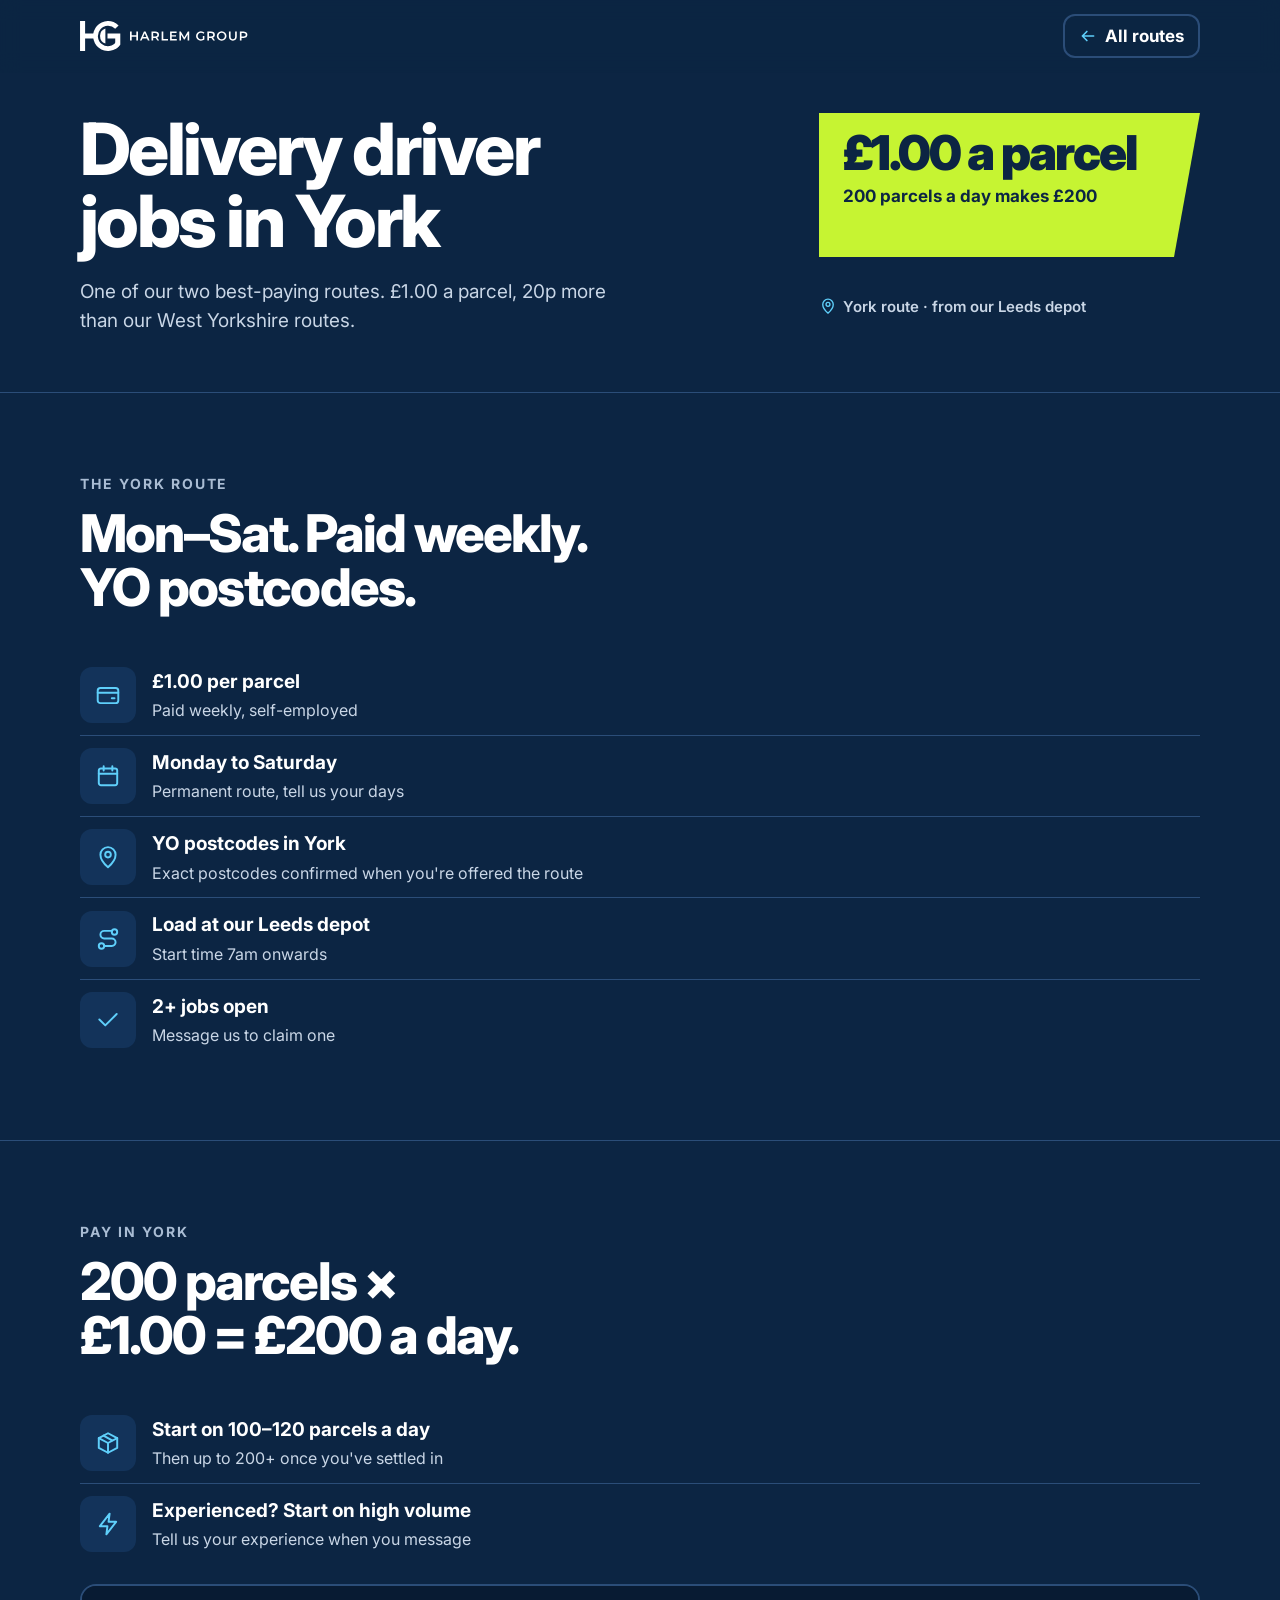
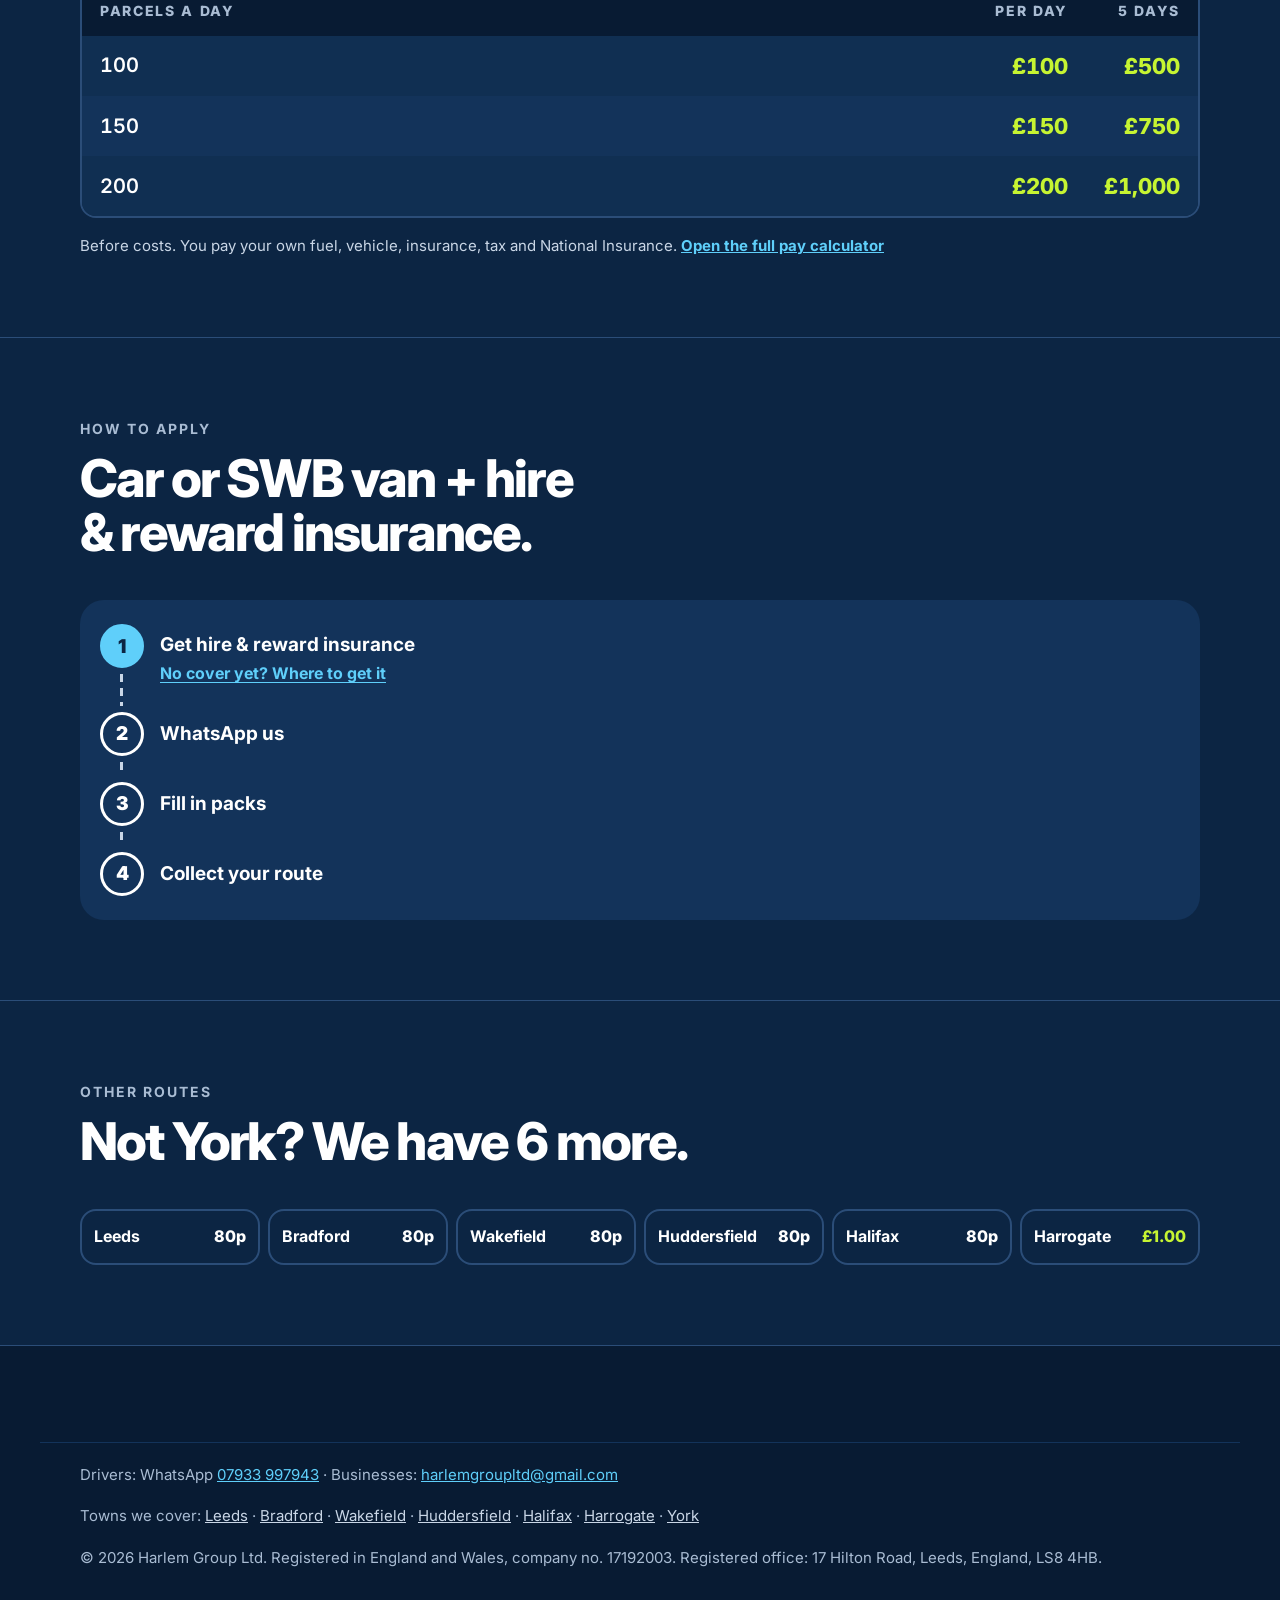
<file: york/index.html>
<!doctype html>
<html lang="en-GB">
<head>
<meta charset="utf-8">
<meta name="viewport" content="width=device-width, initial-scale=1, viewport-fit=cover">
<title>Delivery Driver Jobs in York · £1.00 a parcel · Harlem Group</title>
<meta name="description" content="Self-employed multi-drop delivery driver jobs in York (YO postcodes). £1.00 per parcel, paid weekly, Mon–Sat. Start at our Leeds depot. WhatsApp 07933 997943 to apply.">
<meta name="theme-color" content="#0C2543">
<link rel="icon" href="../assets/img/favicon.svg" type="image/svg+xml">
<link rel="canonical" href="https://harlemgroup.co.uk/york/">
<meta property="og:url" content="https://harlemgroup.co.uk/york/">
<meta property="og:title" content="Drivers wanted in York · £1.00 a parcel · Harlem Group">
<meta property="og:image" content="https://harlemgroup.co.uk/assets/img/og-image.png?v=2">
<link rel="preconnect" href="https://fonts.googleapis.com">
<link rel="preconnect" href="https://fonts.gstatic.com" crossorigin>
<link rel="stylesheet" href="https://fonts.googleapis.com/css2?family=Inter:wght@400;500;600;700;800;900&display=swap">
<link rel="stylesheet" href="../assets/css/styles.css">
<script type="application/ld+json">
{
  "@context": "https://schema.org",
  "@graph": [
    {
      "@type": "JobPosting",
      "title": "Self-employed multi-drop delivery driver, York",
      "description": "<p>Permanent Monday to Saturday parcel delivery route in York (YO postcodes), starting from our Leeds depot.</p><p>Paid £1.00 per parcel, paid weekly. 200 parcels a day makes £200. Self-employed.</p><p>New drivers start on 100 to 120 parcels a day, rising to 200+ once you're settled in. Experienced parcel drivers can start on a high-volume route straight away.</p><p>You need a car or SWB van, hire &amp; reward insurance, a full UK driving licence with no more than 6 points and the right to work in the UK. Parcel experience preferred, not essential.</p><p>WhatsApp 07933 997943 to apply.</p>",
      "identifier": {
        "@type": "PropertyValue",
        "name": "Harlem Group",
        "value": "HG-YORK"
      },
      "datePosted": "2026-11-23",
      "employmentType": "CONTRACTOR",
      "directApply": false,
      "hiringOrganization": {
        "@type": "Organization",
        "@id": "https://harlemgroup.co.uk/#org",
        "name": "Harlem Group",
        "sameAs": "https://harlemgroup.co.uk/",
        "logo": "https://harlemgroup.co.uk/assets/img/logo-mark-512.png"
      },
      "jobLocation": {
        "@type": "Place",
        "address": {
          "@type": "PostalAddress",
          "addressLocality": "York",
          "addressRegion": "North Yorkshire",
          "addressCountry": "GB"
        }
      },
      "baseSalary": {
        "@type": "MonetaryAmount",
        "currency": "GBP",
        "value": {
          "@type": "QuantitativeValue",
          "minValue": 100,
          "maxValue": 200,
          "unitText": "DAY"
        }
      }
    },
    {
      "@type": "BreadcrumbList",
      "itemListElement": [
        {
          "@type": "ListItem",
          "position": 1,
          "name": "Routes",
          "item": "https://harlemgroup.co.uk/#routes"
        },
        {
          "@type": "ListItem",
          "position": 2,
          "name": "York",
          "item": "https://harlemgroup.co.uk/york/"
        }
      ]
    }
  ]
}
</script>
</head>
<body class="town-page">
<a class="skip" href="#main">Skip to content</a>
<svg width="0" height="0" style="position:absolute" aria-hidden="true" focusable="false">
  <symbol id="i-calendar" viewBox="0 0 24 24"><rect x="3.5" y="5" width="17" height="15.5" rx="2"/><path d="M16 3v4M8 3v4M3.5 10h17"/></symbol>
  <symbol id="i-wallet" viewBox="0 0 24 24"><rect x="2.5" y="5.5" width="19" height="14" rx="2.5"/><path d="M2.5 10h19M15.5 15h2.5"/></symbol>
  <symbol id="i-pin" viewBox="0 0 24 24"><path d="M12 21.5s-7-6.1-7-11.6a7 7 0 0 1 14 0c0 5.5-7 11.6-7 11.6z"/><circle cx="12" cy="9.8" r="2.6"/></symbol>
  <symbol id="i-bolt" viewBox="0 0 24 24"><path d="M13.5 2.5 4.5 14h7l-1 7.5 9-11.5h-7l1-7.5z"/></symbol>
  <!-- WhatsApp glyph (Simple Icons, CC0). WhatsApp allows its logo on "message us" buttons. -->
  <symbol id="i-wa" viewBox="0 0 24 24"><path d="M17.472 14.382c-.297-.149-1.758-.867-2.03-.967-.273-.099-.471-.148-.67.15-.197.297-.767.966-.94 1.164-.173.199-.347.223-.644.075-.297-.15-1.255-.463-2.39-1.475-.883-.788-1.48-1.761-1.653-2.059-.173-.297-.018-.458.13-.606.134-.133.298-.347.446-.52.149-.174.198-.298.298-.497.099-.198.05-.371-.025-.52-.075-.149-.669-1.612-.916-2.207-.242-.579-.487-.5-.669-.51-.173-.008-.371-.01-.57-.01-.198 0-.52.074-.792.372-.272.297-1.04 1.016-1.04 2.479 0 1.462 1.065 2.875 1.213 3.074.149.198 2.096 3.2 5.077 4.487.709.306 1.262.489 1.694.625.712.227 1.36.195 1.871.118.571-.085 1.758-.719 2.006-1.413.248-.694.248-1.289.173-1.413-.074-.124-.272-.198-.57-.347m-5.421 7.403h-.004a9.87 9.87 0 01-5.031-1.378l-.361-.214-3.741.982.998-3.648-.235-.374a9.86 9.86 0 01-1.51-5.26c.001-5.45 4.436-9.884 9.888-9.884 2.64 0 5.122 1.03 6.988 2.898a9.825 9.825 0 012.893 6.994c-.003 5.45-4.437 9.884-9.885 9.884m8.413-18.297A11.815 11.815 0 0012.05 0C5.495 0 .16 5.335.157 11.892c0 2.096.547 4.142 1.588 5.945L.057 24l6.305-1.654a11.882 11.882 0 005.683 1.448h.005c6.554 0 11.89-5.335 11.893-11.893a11.821 11.821 0 00-3.48-8.413Z"/></symbol>
  <symbol id="i-box" viewBox="0 0 24 24"><path d="M20.5 7.5 12 3 3.5 7.5v9L12 21l8.5-4.5v-9z"/><path d="M3.5 7.5 12 12l8.5-4.5M12 12v9M7.8 5.2l8.4 4.6"/></symbol>
  <symbol id="i-van" viewBox="0 0 24 24"><path d="M2.5 6.5h11v10h-11zM13.5 9.5h4l3.5 3.8v3.2h-7.5"/><circle cx="6.5" cy="17.5" r="1.9"/><circle cx="17" cy="17.5" r="1.9"/></symbol>
  <symbol id="i-shield" viewBox="0 0 24 24"><path d="M12 2.8 4.5 5.8v5.7c0 4.9 3.3 8.3 7.5 9.7 4.2-1.4 7.5-4.8 7.5-9.7V5.8L12 2.8z"/><path d="m8.8 12 2.2 2.2 4.3-4.4"/></symbol>
  <symbol id="i-id" viewBox="0 0 24 24"><rect x="2.5" y="5" width="19" height="14" rx="2.5"/><circle cx="8.5" cy="11" r="2.2"/><path d="M5.3 16.2c.7-1.5 1.8-2.1 3.2-2.1s2.5.6 3.2 2.1M14.5 10h4M14.5 13.5h3"/></symbol>
  <symbol id="i-passport" viewBox="0 0 24 24"><rect x="5" y="2.5" width="14" height="19" rx="2"/><circle cx="12" cy="10" r="3.2"/><path d="M9 17h6"/></symbol>
  <symbol id="i-check" viewBox="0 0 24 24"><path d="M20 6.5 9.5 17 4 11.5"/></symbol>
  <symbol id="i-arrow" viewBox="0 0 24 24"><path d="M4.5 12h15M13.5 6l6 6-6 6"/></symbol>
  <symbol id="i-plus" viewBox="0 0 24 24"><path d="M12 5v14M5 12h14"/></symbol>
  <symbol id="i-route" viewBox="0 0 24 24"><circle cx="6" cy="18.5" r="2.5"/><circle cx="18" cy="5.5" r="2.5"/><path d="M8.5 18.5h7a3.5 3.5 0 0 0 0-7h-7a3.5 3.5 0 0 1 0-7h7"/></symbol>
  <symbol id="i-users" viewBox="0 0 24 24"><circle cx="9" cy="8" r="3.5"/><path d="M2.5 20c.8-3.6 3.3-5.5 6.5-5.5s5.7 1.9 6.5 5.5"/><path d="M15.5 4.7a3.5 3.5 0 0 1 0 6.6M18 14.8c2 .7 3.2 2.4 3.6 5.2"/></symbol>
  <symbol id="i-mail" viewBox="0 0 24 24"><rect x="2.5" y="4.5" width="19" height="15" rx="2.5"/><path d="m3 6.5 9 6.5 9-6.5"/></symbol>
  <symbol id="i-x" viewBox="0 0 24 24"><path d="M6 6l12 12M18 6 6 18"/></symbol>

</svg>

<header class="site-header" id="top">
  <div class="wrap header-in">
    <a class="brand" href="../" aria-label="Harlem Group home">
      <img src="../assets/img/logo-horizontal-white.svg" width="191" height="34" alt="Harlem Group">
    </a>
    <a class="back-link" href="../#routes"><svg class="ic" aria-hidden="true"><use href="#i-arrow"/></svg>All routes</a>
  </div>
</header>

<main id="main">
<section class="hero town-hero">
  <div class="wrap">
    <div class="eyebrow-row">
      <span class="where"><svg class="ic" aria-hidden="true"><use href="#i-pin"/></svg>York route · from our Leeds depot</span>
    </div>
    <h1 class="town-title">Delivery driver jobs in York</h1>
    <div class="banner"><b>£1.00 a parcel</b><span>200 parcels a day makes £200</span></div>
    <p class="lead">One of our two best-paying routes. £1.00 a parcel, 20p more than our West Yorkshire routes.</p>
  </div>
</section>

<section class="section" aria-labelledby="glance-h">
  <div class="wrap">
    <div class="sec-head"><span class="label">The York route</span><h2 id="glance-h">Mon–Sat. Paid weekly. YO postcodes.</h2></div>
    <ul class="ticks">
      <li><span class="tile" aria-hidden="true"><svg class="ic"><use href="#i-wallet"/></svg></span><div><b>£1.00 per parcel</b><small>Paid weekly, self-employed</small></div></li>
      <li><span class="tile" aria-hidden="true"><svg class="ic"><use href="#i-calendar"/></svg></span><div><b>Monday to Saturday</b><small>Permanent route, tell us your days</small></div></li>
      <li><span class="tile" aria-hidden="true"><svg class="ic"><use href="#i-pin"/></svg></span><div><b>YO postcodes in York</b><small>Exact postcodes confirmed when you're offered the route</small></div></li>
      <li><span class="tile" aria-hidden="true"><svg class="ic"><use href="#i-route"/></svg></span><div><b>Load at our Leeds depot</b><small>Start time 7am onwards</small></div></li>
      <li><span class="tile" aria-hidden="true"><svg class="ic"><use href="#i-check"/></svg></span><div><b>2+ jobs open</b><small>Message us to claim one</small></div></li>
    </ul>
  </div>
</section>

<section class="section" aria-labelledby="pay-h">
  <div class="wrap">
    <div class="sec-head"><span class="label">Pay in York</span><h2 id="pay-h">200 parcels × £1.00 = £200 a day.</h2></div>
    <ul class="ticks ramp">
      <li><span class="tile" aria-hidden="true"><svg class="ic"><use href="#i-box"/></svg></span><div><b>Start on 100–120 parcels a day</b><small>Then up to 200+ once you've settled in</small></div></li>
      <li><span class="tile" aria-hidden="true"><svg class="ic"><use href="#i-bolt"/></svg></span><div><b>Experienced? Start on high volume</b><small>Tell us your experience when you message</small></div></li>
    </ul>
    <div class="route-table-wrap">
      <table class="rtable town-pay">
        <caption class="sr">What you could earn on the York route</caption>
        <thead><tr><th scope="col">Parcels a day</th><th scope="col" class="num">Per day</th><th scope="col" class="num">5 days</th></tr></thead>
        <tbody><tr><th scope="row">100</th><td class="num">£100</td><td class="num">£500</td></tr><tr><th scope="row">150</th><td class="num">£150</td><td class="num">£750</td></tr><tr><th scope="row">200</th><td class="num">£200</td><td class="num">£1,000</td></tr></tbody>
      </table>
    </div>
    <p class="small-print">Before costs. You pay your own fuel, vehicle, insurance, tax and National Insurance. <a href="../#calculator">Open the full pay calculator</a></p>
  </div>
</section>

<section class="section" aria-labelledby="apply-h">
  <div class="wrap">
    <div class="sec-head"><span class="label">How to apply</span><h2 id="apply-h">Car or SWB van + hire &amp; reward insurance.</h2></div>
    <ol class="track">
      <li class="go"><span class="d" aria-hidden="true">1</span><div><b>Get hire &amp; reward insurance</b><small><a href="../#get-cover">No cover yet? Where to get it</a></small></div></li>
      <li><span class="d" aria-hidden="true">2</span><div><b>WhatsApp us</b></div></li>
      <li><span class="d" aria-hidden="true">3</span><div><b>Fill in packs</b></div></li>
      <li><span class="d" aria-hidden="true">4</span><div><b>Collect your route</b></div></li>
    </ol>
  </div>
</section>

<section class="section" aria-labelledby="other-h">
  <div class="wrap">
    <div class="sec-head"><span class="label">Other routes</span><h2 id="other-h">Not York? We have 6 more.</h2></div>
    <ul class="town-links"><li><a href="../leeds/"><b>Leeds</b><span class="">80p</span></a></li><li><a href="../bradford/"><b>Bradford</b><span class="">80p</span></a></li><li><a href="../wakefield/"><b>Wakefield</b><span class="">80p</span></a></li><li><a href="../huddersfield/"><b>Huddersfield</b><span class="">80p</span></a></li><li><a href="../halifax/"><b>Halifax</b><span class="">80p</span></a></li><li><a href="../harrogate/"><b>Harrogate</b><span class="up">£1.00</span></a></li></ul>
  </div>
</section>
</main>

<footer class="site-footer">
  <div class="wrap legal">
    <p>Drivers: WhatsApp <a href="https://wa.me/447933997943" target="_blank" rel="noopener">07933 997943</a> · Businesses: <a href="mailto:harlemgroupltd@gmail.com">harlemgroupltd@gmail.com</a></p>
    <p class="f-towns">Towns we cover: <a href="../leeds/">Leeds</a> · <a href="../bradford/">Bradford</a> · <a href="../wakefield/">Wakefield</a> · <a href="../huddersfield/">Huddersfield</a> · <a href="../halifax/">Halifax</a> · <a href="../harrogate/">Harrogate</a> · <a href="../york/">York</a></p>
    <p>© 2026 Harlem Group Ltd. Registered in England and Wales, company no. 17192003. Registered office: 17 Hilton Road, Leeds, England, LS8 4HB.</p>
  </div>
</footer>

<div class="mobile-bar">
  <a class="btn sky" href="https://wa.me/447933997943" data-wa="Hi Harlem Group, I&#x27;d like to apply for the York route (£1.00 per parcel).
Vehicle: 
I live in: " target="_blank" rel="noopener"><svg class="ic wa" aria-hidden="true"><use href="#i-wa"/></svg>WhatsApp about York</a>
</div>
<script src="../assets/js/main.js" defer></script>
</body>
</html>
</file>
<file: assets/css/styles.css>
/* =====================================================================
   Harlem Group · website styles
   Colours, type and components follow the brand board (brand/index.html).
   ===================================================================== */

/* ---------- Brand tokens ---------- */
:root {
  color-scheme: dark;

  /* Core */
  --hg-navy:  #0C2543;  /* Depot Navy  - page ground */
  --hg-lime:  #C6F432;  /* Hi-Vis Lime - money only: pay figures and rates */
  --hg-sky:   #5FCFFA;  /* Signal Sky  - action + contact */
  --hg-white: #FFFFFF;  /* Van White   - headlines */

  /* Support navies */
  --hg-night: #081B33;  /* Night Run   - deepest panels, price column */
  --hg-route: #102F52;  /* Route Navy  - photo frames, alt rows */
  --hg-lane:  #13335A;  /* Lane Blue   - tiles, cards, rows */
  --hg-line:  #2B4D78;  /* Kerb Line   - borders, dividers */

  /* Text tones + signal */
  --hg-mist:  #C9D6E6;  /* body copy */
  --hg-slate: #A9BCD3;  /* captions */
  --hg-steel: #8FA3BC;  /* arrows, disabled */
  --hg-brake: #F2545B;  /* errors only */

  /* Type */
  --font: "Inter", system-ui, -apple-system, "Segoe UI", Roboto, Arial, sans-serif;

  /* Shape + space */
  --r-sm: 10px;
  --r-md: 16px;
  --r-lg: 24px;
  --lean: 15deg;
  --header-h: 72px;
  --wrap: 1200px;
}

/* ---------- Base ---------- */
*, *::before, *::after { box-sizing: border-box }
html { scroll-behavior: smooth; scroll-padding-top: calc(var(--header-h) + 16px); -webkit-text-size-adjust: 100% }
body {
  margin: 0;
  background: var(--hg-navy);
  color: var(--hg-white);
  font-family: var(--font);
  font-size: 17px;
  line-height: 1.55;
  -webkit-font-smoothing: antialiased;
  overflow-x: hidden;
}
img, svg { max-width: 100%; display: block }
h1, h2, h3 { margin: 0; line-height: 1.1; text-wrap: balance }
p { margin: 0 }
a { color: var(--hg-sky) }
ul, ol { margin: 0; padding: 0; list-style: none }
:focus-visible { outline: 3px solid var(--hg-sky); outline-offset: 3px; border-radius: 6px }
@media (prefers-reduced-motion: reduce) {
  html { scroll-behavior: auto }
  *, *::before, *::after { transition: none !important; animation: none !important }
}

.wrap {
  max-width: var(--wrap);
  margin-inline: auto;
  padding-left: max(20px, env(safe-area-inset-left, 0px));
  padding-right: max(20px, env(safe-area-inset-right, 0px));
}
@media (min-width: 900px) {
  .wrap { padding-left: max(40px, env(safe-area-inset-left, 0px)); padding-right: max(40px, env(safe-area-inset-right, 0px)) }
}
.sr { position: absolute !important; width: 1px; height: 1px; overflow: hidden; clip: rect(0 0 0 0); clip-path: inset(50%); white-space: nowrap }
.skip { position: absolute; left: 12px; top: -60px; z-index: 100; background: var(--hg-sky); color: var(--hg-navy); font-weight: 700; padding: 10px 14px; border-radius: 8px }
.skip:focus { top: 12px }

/* Icons: 24px line icons, stroke inherits currentColor */
.ic { width: 24px; height: 24px; fill: none; stroke: currentColor; stroke-width: 1.8; stroke-linecap: round; stroke-linejoin: round; flex: none }
.tile { display: grid; place-items: center; flex: none; width: 56px; height: 56px; border-radius: 12px; background: var(--hg-lane); color: var(--hg-sky) }
.tile .ic { width: 26px; height: 26px }
.ic.wa { fill: currentColor; stroke: none }

.label { display: inline-block; font-size: 14px; font-weight: 700; letter-spacing: .14em; text-transform: uppercase; color: var(--hg-slate) }

/* ---------- Buttons ---------- */
.btn {
  display: inline-flex; align-items: center; justify-content: center; gap: 10px;
  min-height: 54px; padding: 0 24px; border-radius: 14px;
  font: 700 17px/1.1 var(--font); text-decoration: none; cursor: pointer;
  border: 2px solid transparent; transition: transform .15s ease, background-color .15s ease, border-color .15s ease;
}
.btn .ic { width: 22px; height: 22px; stroke-width: 2.2 }
.btn.sky { background: var(--hg-sky); color: var(--hg-navy) }
.btn.ghost { color: var(--hg-white); border-color: var(--hg-line) }
/* Hover only on devices with a mouse, so a tapped button doesn't stay "hovered" on phones */
@media (hover: hover) {
  .btn.sky:hover { background: #86DBFB; transform: translateY(-1px) }
  .btn.ghost:hover { border-color: var(--hg-sky); color: var(--hg-sky) }
}
/* Tap feedback: buttons dip and darken while pressed, so drivers know the tap worked
   (WhatsApp can take a moment to open). Turned off by the reduced-motion rule above. */
.btn, .rtable td.ask a, .seg label, .days label, .menu-btn, .text-link { -webkit-tap-highlight-color: transparent }
.btn:active { transform: scale(.97) }
.btn.sky:active { background: #3FB4E0 }
.btn.ghost:active { border-color: var(--hg-sky); color: var(--hg-sky) }
.btn.small { min-height: 44px; padding: 0 16px; font-size: 15px; border-radius: 12px }
.text-link { display: inline-flex; align-items: center; gap: 6px; min-height: 44px; font-weight: 700; color: var(--hg-sky); text-decoration: none }
.text-link .ic { width: 18px; height: 18px; stroke-width: 2.2; transition: transform .15s ease }
.text-link:hover .ic { transform: translateX(3px) }
.text-link:active { opacity: .7 }

.pill { display: inline-flex; align-items: center; height: 40px; padding: 0 18px; border: 2px solid var(--hg-white); border-radius: 999px; color: var(--hg-white); font-size: 14px; font-weight: 700; letter-spacing: .12em; text-transform: uppercase }

/* ---------- Header ---------- */
body::before { content: ""; position: fixed; inset: 0 0 auto; height: env(safe-area-inset-top, 0px); background: var(--hg-navy); z-index: 51 }
.site-header {
  position: sticky; top: env(safe-area-inset-top, 0px); z-index: 50;
  background: rgba(12, 37, 67, .92);
  -webkit-backdrop-filter: blur(10px); backdrop-filter: blur(10px);
  border-bottom: 1px solid transparent; transition: border-color .2s ease;
}
.site-header.scrolled { border-bottom-color: var(--hg-line) }
.header-in { height: var(--header-h); display: flex; align-items: center; gap: 24px }
.brand { display: block; padding-block: 10px }
.brand img { width: 168px; height: auto }
.nav { display: flex; gap: 4px; margin-left: auto }
.nav a { color: var(--hg-mist); text-decoration: none; font-size: 15px; font-weight: 600; padding: 8px 12px; border-radius: 8px }
.nav a:hover { color: var(--hg-white); background: var(--hg-lane) }
.header-cta { display: flex; align-items: center; gap: 10px }
.menu-btn { display: none; width: 44px; height: 44px; border-radius: 12px; border: 2px solid var(--hg-line); background: transparent; cursor: pointer; place-items: center; padding: 0 }
.menu-btn .bars, .menu-btn .bars::before, .menu-btn .bars::after { display: block; width: 18px; height: 2px; background: var(--hg-white); border-radius: 2px; position: relative; transition: transform .2s ease }
.menu-btn .bars::before, .menu-btn .bars::after { content: ""; position: absolute; left: 0 }
.menu-btn .bars::before { top: -6px } .menu-btn .bars::after { top: 6px }
.menu-btn[aria-expanded="true"] .bars { background: transparent }
.menu-btn[aria-expanded="true"] .bars::before { transform: translateY(6px) rotate(45deg) }
.menu-btn[aria-expanded="true"] .bars::after { transform: translateY(-6px) rotate(-45deg) }

@media (max-width: 1080px) {
  .nav {
    display: none; position: absolute; left: 0; right: 0; top: 100%;
    flex-direction: column; gap: 0; padding: 8px max(20px, env(safe-area-inset-right, 0px)) 20px max(20px, env(safe-area-inset-left, 0px));
    background: var(--hg-navy); border-bottom: 1px solid var(--hg-line);
  }
  .nav.open { display: flex }
  .nav a { font-size: 18px; padding: 14px 4px; border-bottom: 1px solid var(--hg-lane); border-radius: 0 }
  .menu-btn { display: grid }
  .header-cta { margin-left: auto }
}
@media (max-width: 560px) {
  .header-cta .btn span { display: none }
  .header-cta .btn { padding: 0 12px }
  .brand img { width: 150px }
}

/* ---------- Hero ---------- */
.hero { padding-block: 40px 56px; border-bottom: 1px solid var(--hg-line) }
.hero-in { display: grid; gap: 24px; align-items: center }
@media (min-width: 960px) {
  .hero-in { grid-template-columns: minmax(0, 1fr) minmax(0, 1fr); grid-template-areas: "eyebrow eyebrow" "title title" "copy art"; gap: 24px 48px }
  .eyebrow-row { grid-area: eyebrow } .hero-title { grid-area: title } .hero-copy { grid-area: copy } .hero-art { grid-area: art }
}
.hero-copy { display: grid; gap: 22px; justify-items: start; min-width: 0 }
.eyebrow-row { display: flex; flex-wrap: wrap; align-items: center; gap: 12px 18px }
.where { display: inline-flex; align-items: center; gap: 6px; color: var(--hg-mist); font-weight: 600; font-size: 15px }
.where .ic { width: 18px; height: 18px; color: var(--hg-sky) }
.hero-title { display: grid; text-transform: uppercase; letter-spacing: -0.035em; font-weight: 800; line-height: .9 }
.hero-title .l1 { font-size: clamp(40px, 7vw, 76px) }
.hero-title .l2 { display: flex; align-items: baseline; flex-wrap: wrap; gap: 0 22px }
.hero-title .amt { font-size: clamp(116px, 20vw, 220px); font-weight: 900; line-height: .86; letter-spacing: -0.06em; color: var(--hg-lime); margin-left: -0.04em }
.hero-title .aday { font-size: clamp(40px, 7vw, 76px) }
.banner { position: relative; isolation: isolate; color: var(--hg-navy); padding: 16px 64px 16px 24px; max-width: 100% }
.banner::before { content: ""; position: absolute; inset: 0; z-index: -1; background: var(--hg-lime); clip-path: polygon(0 0, 100% 0, calc(100% - 26px) 100%, 0 100%) }
.banner b { display: block; font-size: clamp(30px, 4.6vw, 48px); line-height: 1; font-weight: 900; letter-spacing: -0.04em }
.banner span { display: block; margin-top: 6px; font-size: 17px; font-weight: 700 }
.lead { font-size: 19px; color: var(--hg-mist); max-width: 46ch }
.cta-row { display: flex; flex-wrap: wrap; gap: 12px }
.hero-note { color: var(--hg-slate); font-size: 15px }
.hero-note a { display: inline-flex; align-items: center; min-height: 44px; color: var(--hg-white); font-weight: 700; font-variant-numeric: tabular-nums; letter-spacing: .01em; text-underline-offset: 3px }


.benefits { margin-top: 48px; display: grid; gap: 20px 24px; grid-template-columns: repeat(auto-fit, minmax(min(100%, 230px), 1fr)) }
.benefits li { display: flex; gap: 14px; align-items: center }
.benefits b { display: block; font-size: 18px; font-weight: 700 }
.benefits span { color: var(--hg-mist); font-size: 15px }

/* ---------- Trust bar ----------
   Three plain facts under the hero, in one dark panel with a sky outline.
   The section itself stays navy like every other section. Numbers are sky
   (lime stays for money only). Rows on phones, columns on desktop. */
.trust { padding-block: 40px; border-bottom: 1px solid var(--hg-line) }
.trust-list { display: grid; padding: 4px 20px; background: var(--hg-night); border: 2px solid var(--hg-sky); border-radius: var(--r-md) }
.trust-list li { display: grid; gap: 4px; padding-block: 18px }
.trust-list li + li { border-top: 1px solid var(--hg-line) }
.trust-num { font-size: 44px; font-weight: 900; letter-spacing: -0.04em; line-height: 1; font-variant-numeric: tabular-nums; color: var(--hg-sky) }
.trust-list b { margin-top: 4px; font-size: 19px; font-weight: 700; line-height: 1.25 }
.trust-sub { color: var(--hg-mist); font-size: 15px; line-height: 1.35 }
@media (min-width: 760px) {
  .trust-list { grid-template-columns: repeat(3, minmax(0, 1fr)); padding: 32px 0 }
  .trust-list li { padding: 0 32px; align-content: start }
  .trust-list li + li { border-top: 0; border-left: 1px solid var(--hg-line) }
  .trust-num { font-size: 56px }
}

/* ---------- Photos ----------
   Each slot holds one image, full width, with no text on top.
   Stand-in illustrations live in assets/img/photos/*.svg. To use a real photo,
   save it next to them as a .jpg (about 1280px wide, about 150KB) and change
   the img src. Add the "real" class to the figure to get the navy tint. */
.photo { position: relative; margin: 0 0 28px; border-radius: var(--r-md); overflow: hidden; background: var(--hg-route) }
.photo img { display: block; width: 100%; height: auto }
.photo.real::after { content: ""; position: absolute; inset: 0; background: rgba(12, 37, 67, .15); pointer-events: none }
.hero-art.photo { margin: 0 }
.photo-after { margin: 28px 0 0 }
@media (min-width: 960px) { .photo-wide img { aspect-ratio: 3 / 1; object-fit: cover } }
/* Phones: crop every photo to a short strip so the page stays short */
@media (max-width: 720px) { .photo img { aspect-ratio: 5 / 2; object-fit: cover } }

/* ---------- Sections ---------- */
.section { padding-block: 80px; border-bottom: 1px solid var(--hg-line) }
@media (max-width: 720px) { .section { padding-block: 56px } }
.sec-head { display: grid; gap: 12px; max-width: 760px; margin-bottom: 40px }
.sec-head h2 { font-size: clamp(32px, 4.6vw, 52px); font-weight: 800; letter-spacing: -0.035em; line-height: 1.04 }
.sec-head p { color: var(--hg-mist); font-size: 18px; max-width: 60ch }

/* ---------- Routes ---------- */
.routes-grid { display: grid; gap: 24px; align-items: start }
@media (min-width: 960px) { .routes-grid { grid-template-columns: minmax(0, 1fr) minmax(0, 1fr); gap: 32px } }
.route-table-wrap { border: 2px solid var(--hg-line); border-radius: var(--r-md); overflow: hidden; min-width: 0 }
.rtable { width: 100%; border-collapse: collapse; font-variant-numeric: tabular-nums }
.rtable thead th { background: var(--hg-night); color: var(--hg-slate); font-size: 14px; font-weight: 800; letter-spacing: .12em; text-transform: uppercase; text-align: left; padding: 14px 18px; white-space: nowrap }
.rtable thead th.num { text-align: right }
.rtable tbody tr:nth-child(odd) { background: var(--hg-route) }
.rtable tbody tr:nth-child(even) { background: var(--hg-lane) }
.rtable tbody th { text-align: left; font-weight: 600; font-size: 20px; padding: 13px 18px }
.rtable tbody th .pin { display: inline-block; vertical-align: -2px; width: 18px; height: 18px; margin-right: 12px; fill: none; stroke: var(--hg-steel); stroke-width: 2.4 }
.rtable td.num { text-align: right; font-weight: 800; font-size: 22px; padding: 13px 18px; width: 1%; white-space: nowrap }
.rtable td.num.up { color: var(--hg-lime) }
.rtable td.ask { padding: 8px 14px 8px 4px; width: 1%; white-space: nowrap }
.rtable td.ask a { display: inline-flex; align-items: center; gap: 4px; min-height: 44px; padding: 0 12px; border-radius: 10px; border: 2px solid var(--hg-line); color: var(--hg-sky); font-size: 14px; font-weight: 700; text-decoration: none; transition: transform .15s ease, background-color .15s ease, border-color .15s ease, color .15s ease }
@media (hover: hover) { .rtable td.ask a:hover { border-color: var(--hg-sky) } }
.rtable td.ask a:active { transform: scale(.92); background: var(--hg-sky); border-color: var(--hg-sky); color: var(--hg-navy) }
.rtable td.ask .ic { display: block; width: 22px; height: 22px; min-width: 22px; flex: 0 0 22px }
.rtable-foot { display: flex; align-items: center; gap: 10px; background: var(--hg-sky); color: var(--hg-navy); padding: 13px 18px; font-weight: 700; font-size: 17px }
.rtable-foot .ic { width: 20px; height: 20px; stroke-width: 2.2 }
@media (max-width: 480px) {
  .rtable tbody th { font-size: 17px; padding: 12px 12px }
  .rtable tbody th .pin { margin-right: 8px }
  .rtable td.num { font-size: 19px; padding: 12px 12px }
  .rtable tbody th { white-space: nowrap }
  .rtable td.ask { padding-right: 10px }
  .rtable td.ask a { width: 44px; height: 44px; padding: 0; justify-content: center }
  .ask-t { position: absolute; width: 1px; height: 1px; overflow: hidden; clip-path: inset(50%); white-space: nowrap }
  .rtable thead th { padding: 12px; font-size: 14px; letter-spacing: .1em }
}
.routes-side { display: grid; gap: 24px; min-width: 0 }
.map { margin: 0; background: var(--hg-night); border-radius: var(--r-md); padding: 20px; display: grid; gap: 10px }
.map svg { width: 100%; height: auto }
.map figcaption { color: var(--hg-slate); font-size: 15px }
@media (max-width: 720px) { .map { display: none } }
.note-card { display: flex; gap: 16px; align-items: flex-start; background: var(--hg-lane); border-radius: var(--r-md); padding: 22px }
.note-card .tile { background: var(--hg-route) }
.note-card b { display: block; font-size: 19px }
.note-card p { color: var(--hg-mist); margin: 4px 0 10px; font-size: 16px }

/* ---------- Calculator ---------- */
.calc { display: grid; gap: 24px; align-items: stretch }
@media (min-width: 960px) { .calc { grid-template-columns: minmax(0, 1.05fr) minmax(0, .95fr) } }
.calc-inputs { background: var(--hg-lane); border-radius: var(--r-lg); padding: clamp(20px, 3vw, 32px); display: grid; gap: 30px; align-content: start }
.field { border: 0; margin: 0; padding: 0; display: grid; gap: 12px; min-width: 0 }
.field legend, .field-top label { font-weight: 700; font-size: 17px; padding: 0; margin-bottom: 12px }
.field-top { display: flex; justify-content: space-between; align-items: baseline }
.field-top label { margin: 0 }
.field-top output { font-weight: 900; font-size: 34px; letter-spacing: -0.03em; font-variant-numeric: tabular-nums; line-height: 1 }
.seg { display: grid; gap: 12px; grid-template-columns: repeat(auto-fit, minmax(min(100%, 200px), 1fr)) }
.seg label, .days label { position: relative; cursor: pointer }
.seg input, .days input { position: absolute; opacity: 0; inset: 0; margin: 0; cursor: pointer }
.seg span { display: grid; gap: 4px; height: 100%; padding: 14px 16px; border: 2px solid var(--hg-line); border-radius: 14px; background: var(--hg-route); transition: border-color .15s ease, background-color .15s ease, transform .15s ease }
.seg b { font-size: 26px; font-weight: 900; letter-spacing: -0.03em; line-height: 1 }
.seg small { color: var(--hg-slate); font-size: 15px; line-height: 1.35 }
.seg input:checked + span { border-color: var(--hg-sky); background: var(--hg-night) }
.seg input:checked + span b { color: var(--hg-lime) }
.seg input:focus-visible + span, .days input:focus-visible + span { outline: 3px solid var(--hg-sky); outline-offset: 3px }
.days { display: grid; grid-template-columns: repeat(6, minmax(0, 1fr)); gap: 8px }
.days span { display: grid; place-items: center; height: 52px; border: 2px solid var(--hg-line); border-radius: 12px; background: var(--hg-route); font-weight: 800; font-size: 19px; font-variant-numeric: tabular-nums; transition: border-color .15s ease, background-color .15s ease, transform .15s ease }
.days input:checked + span { background: var(--hg-sky); border-color: var(--hg-sky); color: var(--hg-navy) }
.seg label:active span, .days label:active span { transform: scale(.95); border-color: var(--hg-sky) }

input[type="range"] { -webkit-appearance: none; appearance: none; width: 100%; height: 36px; background: transparent; margin: 0; cursor: pointer; --fill: 44% }
input[type="range"]::-webkit-slider-runnable-track { height: 10px; border-radius: 10px; background: linear-gradient(to right, var(--hg-sky) var(--fill), var(--hg-night) var(--fill)) }
input[type="range"]::-moz-range-track { height: 10px; border-radius: 10px; background: var(--hg-night) }
input[type="range"]::-moz-range-progress { height: 10px; border-radius: 10px; background: var(--hg-sky) }
input[type="range"]::-webkit-slider-thumb { -webkit-appearance: none; width: 30px; height: 30px; margin-top: -10px; border-radius: 50%; background: var(--hg-white); border: 6px solid var(--hg-sky); box-shadow: 0 2px 8px rgba(8, 27, 51, .6) }
input[type="range"]::-moz-range-thumb { width: 18px; height: 18px; border-radius: 50%; background: var(--hg-white); border: 6px solid var(--hg-sky) }
input[type="range"]:focus-visible { outline: none }
input[type="range"]:focus-visible::-webkit-slider-thumb { outline: 3px solid var(--hg-sky); outline-offset: 2px }
.range-scale { display: flex; justify-content: space-between; color: var(--hg-slate); font-size: 15px; margin-top: -6px; font-variant-numeric: tabular-nums }

.calc-result { background: var(--hg-night); border: 2px solid var(--hg-lane); border-radius: var(--r-lg); padding: clamp(20px, 3vw, 32px); display: grid; gap: 22px; align-content: start }
.res-row { display: grid; grid-template-columns: repeat(2, minmax(0, 1fr)); gap: 16px }
.res-label { display: block; font-size: 14px; font-weight: 700; letter-spacing: .14em; text-transform: uppercase; color: var(--hg-slate); margin-bottom: 4px }
.res-day, .res-week { display: block; font-weight: 900; letter-spacing: -0.05em; line-height: .95; font-variant-numeric: tabular-nums }
.res-day { font-size: clamp(54px, 8vw, 88px); color: var(--hg-lime) }
.res-week { font-size: clamp(40px, 6vw, 64px) }
.meter { padding-bottom: 22px; position: relative }
.meter-track { position: relative; height: 12px; border-radius: 12px; background: var(--hg-lane) }
.meter-band { position: absolute; top: 0; bottom: 0; left: 25%; width: 41.67%; background: var(--hg-line); border-radius: 12px }
.meter-mark { position: absolute; top: 50%; width: 22px; height: 22px; border-radius: 50%; background: var(--hg-lime); border: 4px solid var(--hg-night); transform: translate(-50%, -50%); transition: left .2s ease }
.meter-scale { position: relative; height: 0 }
.meter-scale span { position: absolute; top: 8px; transform: translateX(-50%); font-size: 15px; color: var(--hg-slate); font-weight: 600 }
.res-help { color: var(--hg-white); font-weight: 600 }
.res-small { color: var(--hg-slate); font-size: 15px; line-height: 1.5 }
.calc-result .btn { justify-self: start }

/* ---------- Requirements + steps ---------- */
.req-grid { display: grid; gap: 24px; align-items: start }
@media (min-width: 960px) { .req-grid { grid-template-columns: minmax(0, 1.1fr) minmax(0, .9fr); gap: 32px } }
.req h3, .steps-wrap h3 { font-size: 24px; font-weight: 800; letter-spacing: -0.02em; margin-bottom: 20px }
.req .photo { margin: 0 0 8px }
/* What you need: one bold line per item on phones; the fuller wording shows from 721px up */
.ticks { display: grid }
.ticks li { display: flex; gap: 16px; align-items: center; padding: 12px 0; border-bottom: 1px solid var(--hg-line) }
.ticks li:last-child { border-bottom: 0 }
.ticks b { display: block; font-size: 19px; font-weight: 700 }
.ticks small { display: block; color: var(--hg-slate); font-size: 15px; margin-top: 2px }
.ticks .tile { width: 48px; height: 48px }
.ticks .tile .ic { width: 24px; height: 24px }
.wide-only { display: none !important }
@media (min-width: 721px) {
  .wide-only { display: block !important }
  .narrow-only { display: none !important }
  .ticks .tile { width: 56px; height: 56px }
  .ticks .tile .ic { width: 26px; height: 26px }
  .ticks small { color: var(--hg-mist); font-size: 16px }
}
.hivis { text-decoration: none; box-shadow: inset 0 -4px 0 var(--hg-sky); padding-bottom: 1px }
/* 4 steps: a parcel-tracking style column of dots joined by a dashed line, in a card */
.track { position: relative; display: grid; gap: 26px; background: var(--hg-lane); border-radius: var(--r-lg); padding: 24px 20px }
.track li { position: relative; display: flex; align-items: flex-start; gap: 16px }
.track li:not(:last-child)::after { content: ""; position: absolute; left: 20px; top: 50px; bottom: -20px; width: 3px; background: repeating-linear-gradient(180deg, var(--hg-mist) 0 8px, transparent 8px 14px) }
.track .d { flex: none; display: grid; place-items: center; width: 44px; height: 44px; border-radius: 50%; background: var(--hg-lane); border: 3px solid var(--hg-white); font-weight: 900; font-size: 19px }
.track .go .d { background: var(--hg-sky); border-color: var(--hg-sky); color: var(--hg-navy) }
/* Text sits level with its dot; a longer step starts level with the dot's middle */
.track li > div { min-height: 44px; display: flex; flex-direction: column; justify-content: center; gap: 4px; padding: 9px 0; margin-bottom: -9px }
.track b { display: block; font-size: 19px; line-height: 1.25 }
.track small { display: block; color: var(--hg-mist); font-size: 16px }
.track small a { color: var(--hg-sky); font-weight: 700; text-underline-offset: 3px }
@media (min-width: 721px) {
  .steps-wrap { background: var(--hg-lane); border-radius: var(--r-lg); padding: clamp(22px, 3vw, 32px) }
  .steps-wrap .track { background: none; padding: 0; border-radius: 0 }
}
.track strong { color: var(--hg-white); white-space: nowrap }

/* ---------- FAQ ---------- */
.faq-in { display: grid; gap: 8px }
@media (min-width: 960px) { .faq-in { grid-template-columns: minmax(0, .8fr) minmax(0, 1.2fr); gap: 48px; align-items: start } .faq-in .sec-head { position: sticky; top: calc(var(--header-h) + 32px) } }
.faq { border-top: 1px solid var(--hg-line) }
.faq details { border-bottom: 1px solid var(--hg-line) }
.faq summary { list-style: none; cursor: pointer; display: flex; justify-content: space-between; align-items: center; gap: 16px; padding: 20px 2px; font-size: 19px; font-weight: 700 }
.faq summary::-webkit-details-marker { display: none }
.faq summary .ic { width: 22px; height: 22px; color: var(--hg-sky); stroke-width: 2.4; transition: transform .2s ease }
.faq details[open] summary .ic { transform: rotate(45deg) }
@media (hover: hover) { .faq summary:hover { color: var(--hg-sky) } }
.faq details p { color: var(--hg-mist); padding: 0 40px 22px 2px; max-width: 65ch }
.faq summary:active { color: var(--hg-sky) }
/* Answers slide open instead of jumping. Browsers without support just open instantly. */
@supports (interpolate-size: allow-keywords) {
  .faq { interpolate-size: allow-keywords }
  .faq details::details-content { height: 0; overflow: clip; transition: height .22s ease, content-visibility .22s allow-discrete }
  .faq details[open]::details-content { height: auto }
}

/* ---------- Business ---------- */
.business { background: var(--hg-night) }
.biz-grid { display: grid; gap: 20px; grid-template-columns: repeat(auto-fit, minmax(min(100%, 280px), 1fr)) }
.biz-card { background: var(--hg-lane); border-radius: var(--r-md); padding: 28px; display: grid; gap: 12px; align-content: start }
.biz-card .tile { background: var(--hg-route); color: var(--hg-sky) }
.biz-card h3 { font-size: 22px; font-weight: 800; letter-spacing: -0.02em; margin-top: 6px }
.biz-card p { color: var(--hg-mist); font-size: 16px }
.biz-cta { margin-top: 28px; display: flex; flex-wrap: wrap; align-items: center; justify-content: space-between; gap: 18px 28px; padding: 24px 28px; border: 2px solid var(--hg-line); border-radius: var(--r-md) }
.biz-cta p { color: var(--hg-mist); max-width: 56ch }
.biz-cta b { color: var(--hg-white) }

.fine { color: var(--hg-slate); font-size: 15px }

/* ---------- Footer ---------- */
.site-footer { background: var(--hg-night); padding-block: 56px 32px; color: var(--hg-mist); font-size: 15px }
.footer-in { display: grid; gap: 32px; grid-template-columns: repeat(auto-fit, minmax(min(100%, 220px), 1fr)) }
.f-brand { display: grid; gap: 14px; justify-items: start; align-content: start }
.f-links { display: grid; gap: 0; align-content: start }
.f-links a, .f-contact a { color: var(--hg-mist); text-decoration: none }
.f-links a { display: flex; align-items: center; min-height: 44px }
.f-contact a { display: inline-flex; align-items: center; min-height: 44px }
.f-links a:hover, .f-contact a:hover { color: var(--hg-sky) }
.f-contact { display: grid; gap: 0; align-content: start }
.f-contact .label { margin-bottom: 4px }
.legal { margin-top: 40px; padding-top: 20px; border-top: 1px solid var(--hg-lane); color: var(--hg-slate); font-size: 15px }

/* ---------- Mobile sticky apply bar ---------- */
.mobile-bar { display: none }
@media (max-width: 720px) {
  .mobile-bar {
    display: block; position: fixed; left: 0; right: 0; bottom: 0; z-index: 40;
    padding: 12px max(16px, env(safe-area-inset-right, 0px)) calc(12px + env(safe-area-inset-bottom, 0px)) max(16px, env(safe-area-inset-left, 0px));
    background: rgba(8, 27, 51, .94); border-top: 1px solid var(--hg-line);
    -webkit-backdrop-filter: blur(10px); backdrop-filter: blur(10px);
    transform: translateY(110%); transition: transform .25s ease;
  }
  .mobile-bar.show { transform: none }
  /* One WhatsApp button at a time: hide the header one while the bottom bar is up */
  .header-cta .btn { transition: opacity .2s ease }
  body.bar-on .header-cta .btn { opacity: 0; visibility: hidden }
  .mobile-bar .btn { width: 100% }
  /* Phones: the bottom bar is the WhatsApp button, so the hero doesn't repeat it */
  .hero-wa { display: none }
  /* Phones: keep the hero short. No "Drivers wanted" pill and no "Or save the number" line */
  .hero .pill, .hero-note { display: none }
  .site-footer { padding-bottom: calc(110px + env(safe-area-inset-bottom, 0px)) }
}

/* ---------- "Hire & reward insurance only" line (above the routes table, under the hero button on computers) ---------- */
.cover-line { display: flex; gap: 10px; align-items: flex-start; margin: 0 0 20px; color: var(--hg-mist); font-size: 16px; line-height: 1.4 }
.cover-line b { color: var(--hg-white) }
.cover-line a { color: var(--hg-sky); font-weight: 700; text-underline-offset: 3px; white-space: nowrap }
.cover-line .ic { flex: none; width: 22px; height: 22px; margin-top: 1px; color: var(--hg-sky) }
.hero .cover-line { margin: 4px 0 0 }
@media (max-width: 720px) { .hero .cover-line { display: none } }

/* ---------- Hire & reward insurance help (tap to open, under "You need") ---------- */
.ins-help { margin-top: 20px; border: 1px solid var(--hg-line); border-radius: var(--r-md); background: var(--hg-navy) }
.ins-help summary { list-style: none; cursor: pointer; display: flex; align-items: center; gap: 16px; padding: 14px 16px 14px 14px; -webkit-tap-highlight-color: transparent }
.ins-help summary::-webkit-details-marker { display: none }
.ins-help summary > span:nth-child(2) { flex: 1; display: grid; gap: 2px; font-weight: 700; font-size: 18px; line-height: 1.25 }
.ins-help summary small { color: var(--hg-mist); font-weight: 400; font-size: 16px }
.ins-help .tile { width: 44px; height: 44px }
.ins-help .tile .ic { width: 22px; height: 22px }
.ins-help .plus { flex: none; width: 22px; height: 22px; color: var(--hg-sky); stroke-width: 2.4; transition: transform .2s ease }
.ins-help[open] .plus { transform: rotate(45deg) }
.ins-help summary:active { color: var(--hg-sky) }
@media (hover: hover) { .ins-help summary:hover { color: var(--hg-sky) } }
.ins-list { list-style: none; margin: 0; padding: 0 14px; display: grid }
.ins-list li { border-top: 1px solid var(--hg-line) }
.ins-list a { display: grid; grid-template-columns: 1fr 20px; align-items: center; column-gap: 12px; min-height: 56px; padding: 10px 2px; text-decoration: none; color: var(--hg-white) }
.ins-list b { font-size: 17px }
.ins-list span { grid-column: 1; color: var(--hg-mist); font-size: 15px }
.ins-list .ic { grid-column: 2; grid-row: 1 / span 2; width: 20px; height: 20px; color: var(--hg-sky); stroke-width: 2.2 }
.ins-list a:active { opacity: .7 }
@media (hover: hover) { .ins-list a:hover b { color: var(--hg-sky) } }
.ins-note { margin: 0; padding: 12px 16px 16px; border-top: 1px solid var(--hg-line); color: var(--hg-mist); font-size: 15px }
@supports (interpolate-size: allow-keywords) {
  .ins-help { interpolate-size: allow-keywords }
  .ins-help::details-content { height: 0; overflow: clip; transition: height .22s ease, content-visibility .22s allow-discrete }
  .ins-help[open]::details-content { height: auto }
}

/* ---------- Town pages (one per route town, built by tools/make_town_pages.py) ---------- */
.rtable tbody th .town-a { color: var(--hg-white); text-decoration: underline; text-decoration-color: var(--hg-line); text-underline-offset: 5px; text-decoration-thickness: 2px; display: inline-flex; align-items: center; gap: 6px; min-height: 44px }
.rtable tbody th .town-a .ic { width: 16px; height: 16px; color: var(--hg-sky); stroke-width: 2.4 }
.rtable tbody th .town-a:active { color: var(--hg-sky) }
@media (hover: hover) { .rtable tbody th .town-a:hover { color: var(--hg-sky); text-decoration-color: var(--hg-sky) } }
.back-link { display: inline-flex; align-items: center; gap: 8px; min-height: 44px; padding: 0 14px; border: 2px solid var(--hg-line); border-radius: 12px; color: var(--hg-white); font-weight: 700; text-decoration: none }
.back-link .ic { width: 18px; height: 18px; transform: rotate(180deg); color: var(--hg-sky); stroke-width: 2.2 }
.town-hero .wrap { display: grid; gap: 20px; justify-items: start }
.town-title { font-size: clamp(40px, 8vw, 72px); font-weight: 800; letter-spacing: -0.035em; line-height: 1 }
.small-print { margin-top: 16px; color: var(--hg-mist); font-size: 15px }
.small-print a { font-weight: 700 }
.town-pay tbody th { font-size: 20px }
.town-links { list-style: none; margin: 0; padding: 0; display: grid; grid-template-columns: repeat(auto-fill, minmax(160px, 1fr)); gap: 8px }
.town-links a { display: flex; justify-content: space-between; align-items: center; gap: 8px; min-height: 56px; padding: 0 12px; font-size: 16px; border: 2px solid var(--hg-line); border-radius: var(--r-md); color: var(--hg-white); text-decoration: none }
.town-links span { font-weight: 800 }
.town-links span.up { color: var(--hg-lime) }
.town-links a:active { border-color: var(--hg-sky) }
.town-page .site-footer .legal p + p { margin-top: 8px }
.town-pay td.num { color: var(--hg-lime) }
.town-page .back-link { margin-left: auto }
/* Placeholder boxes: facts still to be supplied. Remove by filling TOWN FACTS in tools/make_town_pages.py */
.f-towns { margin-bottom: 8px }
.f-towns a { color: var(--hg-mist); display: inline-flex; align-items: center; min-height: 44px }
.f-towns a:hover { color: var(--hg-sky) }

.ticks.ramp { margin-bottom: 20px }
.trust-h { font-size: 26px; font-weight: 800; letter-spacing: -0.02em; line-height: 1.15; margin: 0 0 16px }
@media (min-width: 900px) { .trust-h { font-size: 34px; margin-bottom: 20px } }
</file>
